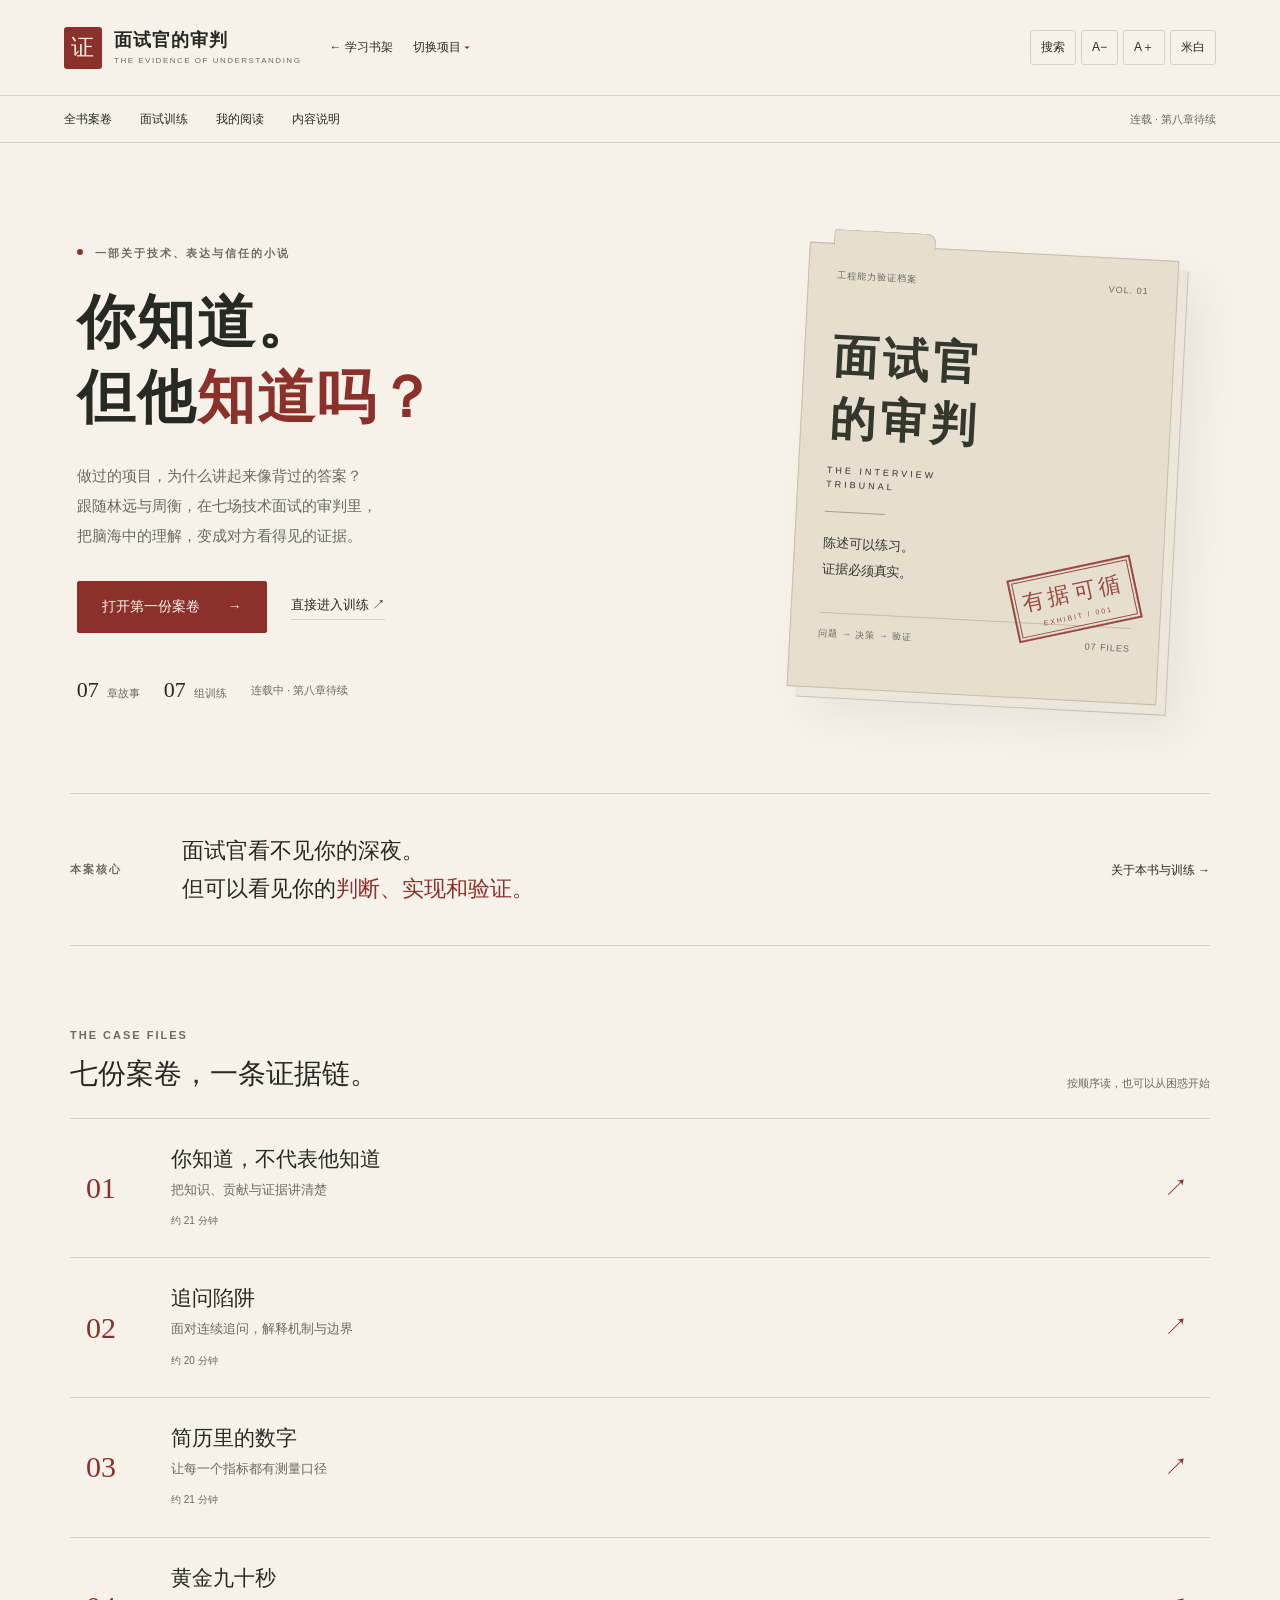
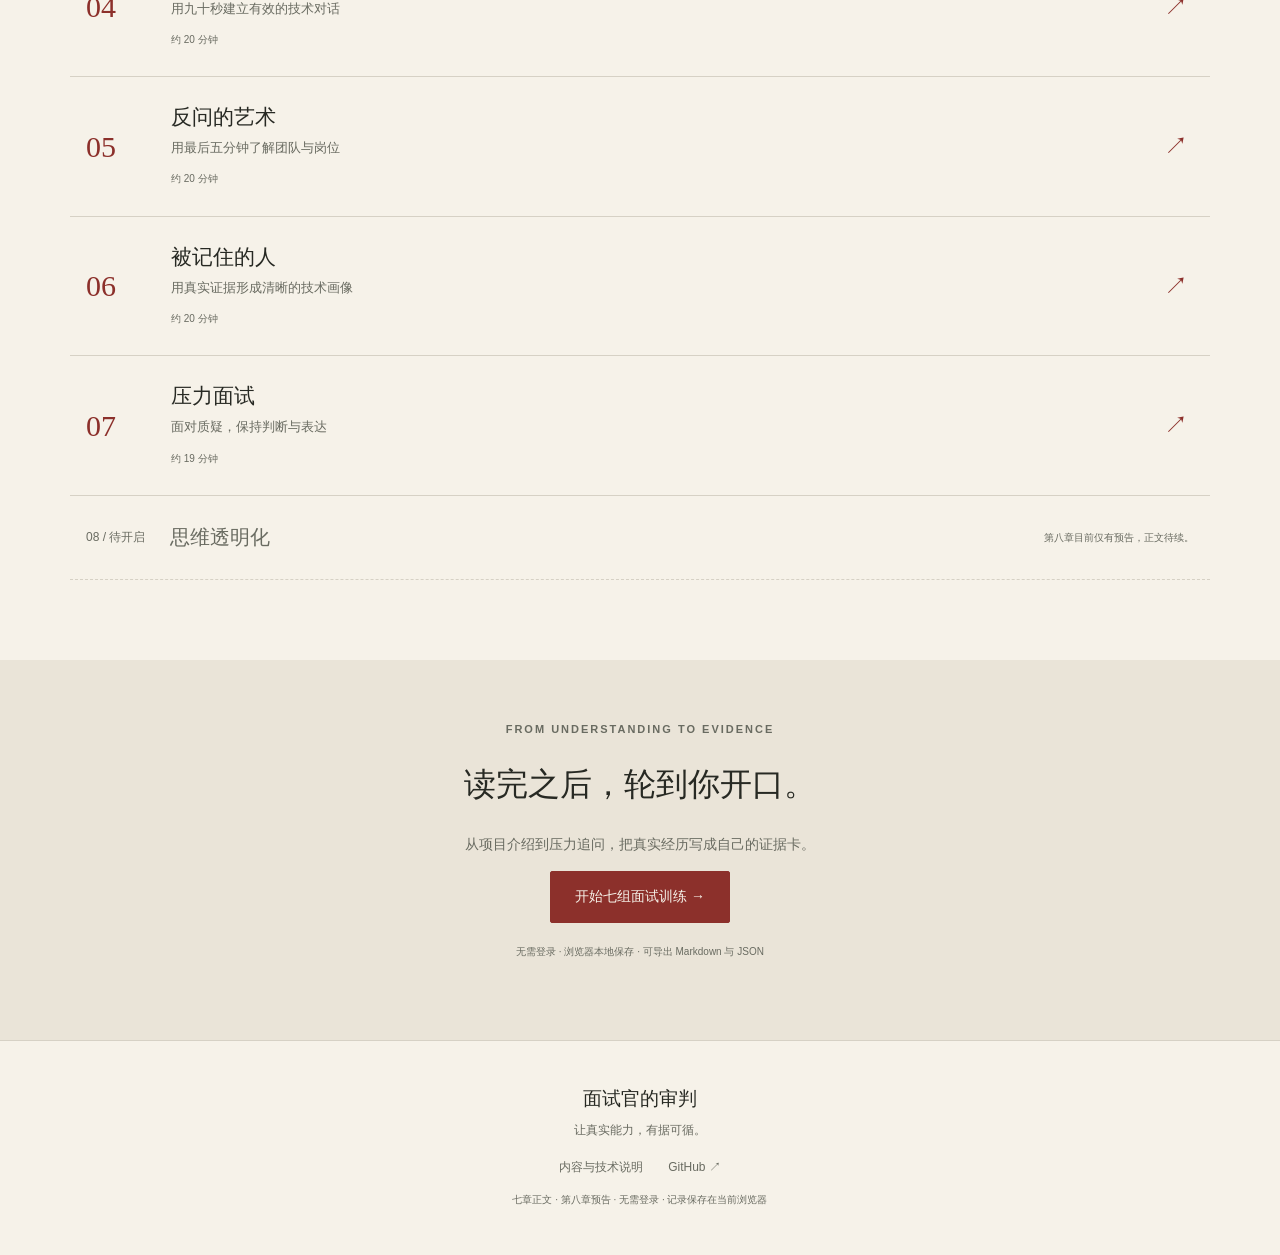
<file: docs/index.html>
<!doctype html>
<html lang="zh-CN"><head><meta charset="utf-8"><meta name="viewport" content="width=device-width,initial-scale=1"><meta name="color-scheme" content="light dark"><meta name="description" content="面试官的审判：七章技术面试小说，七组本地训练。从知道到讲清楚，让真实能力有据可循。"><title>全书案卷 · 面试官的审判</title><script>try{let t=localStorage.getItem('interview-proof-theme');document.documentElement.dataset.theme=['light','white','dark'].includes(t)?t:'light';document.documentElement.style.setProperty('--reading-size',Math.max(16,Math.min(26,Number(localStorage.getItem('interview-proof-size'))||19))+'px')}catch(e){}</script><link rel="icon" href="favicon.svg" type="image/svg+xml"><link rel="stylesheet" href="style.css"><script src="app.js" defer></script><script src="training.js" defer></script></head>
<body data-chapter="0"><a class="skip" href="#main">跳到正文</a><div id="progress" aria-hidden="true"></div><header class="site-header"><a class="brand" href="index.html"><span class="brand-seal" aria-hidden="true">证</span><span>面试官的审判<small>THE EVIDENCE OF UNDERSTANDING</small></span></a><nav class="shelf-nav" aria-label="学习项目导航"><a class="shelf-home" href="/">← 学习书架</a><details class="shelf-switch"><summary>切换项目</summary><div class="shelf-menu"><a href="/pytorch-apprentice/">PyTorch：炼金术士的学徒</a><a href="/ai-era-reader/">AI 纪元</a><a href="/data-empire-reader/">数据帝国</a><a href="/rag-empire-reader/">RAG 帝国</a><a href="/system-design-reader/">系统设计</a><a href="/online-troubleshooting-reader/">生产环境</a><a href="/coding-agent-reader/">Agent 帝国</a><a href="/interview-proof-reader/" aria-current="page">面试官的审判</a><a href="/langchain-empire-reader/">LangChain 帝国</a></div></details></nav><div class="controls"><button id="search-open" title="搜索全书（/）">搜索</button><button id="smaller" aria-label="缩小字号">A−</button><button id="larger" aria-label="增大字号">A＋</button><button id="theme" aria-label="切换阅读背景">米白</button></div></header>
<nav class="section-nav" aria-label="本书导航"><a href="index.html">全书案卷</a><a href="practice.html">面试训练</a><a href="reading.html">我的阅读</a><a href="editorial.html">内容说明</a><span>连载 · 第八章待续</span></nav>
<main id="main"><section class="hero"><div class="hero-copy"><p class="eyebrow"><span class="red-dot"></span> 一部关于技术、表达与信任的小说</p><h1>你知道。<br>但他<span>知道吗？</span></h1><p class="hero-intro">做过的项目，为什么讲起来像背过的答案？<br>跟随林远与周衡，在七场技术面试的审判里，<br class="desktop-break">把脑海中的理解，变成对方看得见的证据。</p><div class="hero-actions"><a class="button" href="chapter-01.html">打开第一份案卷 <span>→</span></a><a class="text-link" href="practice.html">直接进入训练 ↗</a></div><a id="resume" class="resume" href="chapter-01.html" hidden>继续上次阅读 →</a><div class="hero-stats"><span><strong>07</strong> 章故事</span><span><strong>07</strong> 组训练</span><span>连载中 · 第八章待续</span></div></div><div class="dossier" aria-label="面试官的审判书籍封面"><div class="dossier-top"><span>工程能力验证档案</span><span>VOL. 01</span></div><div class="dossier-title">面试官<br>的审判<span>THE INTERVIEW<br>TRIBUNAL</span></div><div class="dossier-rule"></div><p>陈述可以练习。<br>证据必须真实。</p><div class="evidence-stamp">有据可循<span>EXHIBIT / 001</span></div><div class="dossier-bottom"><span>问题 → 决策 → 验证</span><span>07 FILES</span></div></div></section><section class="thesis"><span class="eyebrow">本案核心</span><p>面试官看不见你的深夜。<br>但可以看见你的<span>判断、实现和验证。</span></p><a href="editorial.html">关于本书与训练 →</a></section><section class="catalog" id="catalog"><div class="section-title"><div><p class="eyebrow">THE CASE FILES</p><h2>七份案卷，一条证据链。</h2></div><span>按顺序读，也可以从困惑开始</span></div><div class="case-list"><a class="case-card" href="chapter-01.html"><span class="case-number">01</span><div><h3>你知道，不代表他知道</h3><p>把知识、贡献与证据讲清楚</p><small>约 21 分钟 <span data-chapter-progress="1"></span></small></div><span class="card-arrow" aria-hidden="true">↗</span></a><a class="case-card" href="chapter-02.html"><span class="case-number">02</span><div><h3>追问陷阱</h3><p>面对连续追问，解释机制与边界</p><small>约 20 分钟 <span data-chapter-progress="2"></span></small></div><span class="card-arrow" aria-hidden="true">↗</span></a><a class="case-card" href="chapter-03.html"><span class="case-number">03</span><div><h3>简历里的数字</h3><p>让每一个指标都有测量口径</p><small>约 21 分钟 <span data-chapter-progress="3"></span></small></div><span class="card-arrow" aria-hidden="true">↗</span></a><a class="case-card" href="chapter-04.html"><span class="case-number">04</span><div><h3>黄金九十秒</h3><p>用九十秒建立有效的技术对话</p><small>约 20 分钟 <span data-chapter-progress="4"></span></small></div><span class="card-arrow" aria-hidden="true">↗</span></a><a class="case-card" href="chapter-05.html"><span class="case-number">05</span><div><h3>反问的艺术</h3><p>用最后五分钟了解团队与岗位</p><small>约 20 分钟 <span data-chapter-progress="5"></span></small></div><span class="card-arrow" aria-hidden="true">↗</span></a><a class="case-card" href="chapter-06.html"><span class="case-number">06</span><div><h3>被记住的人</h3><p>用真实证据形成清晰的技术画像</p><small>约 20 分钟 <span data-chapter-progress="6"></span></small></div><span class="card-arrow" aria-hidden="true">↗</span></a><a class="case-card" href="chapter-07.html"><span class="case-number">07</span><div><h3>压力面试</h3><p>面对质疑，保持判断与表达</p><small>约 19 分钟 <span data-chapter-progress="7"></span></small></div><span class="card-arrow" aria-hidden="true">↗</span></a></div><div class="next-file"><span>08 / 待开启</span><p>思维透明化</p><small>第八章目前仅有预告，正文待续。</small></div></section><section class="training-invite"><p class="eyebrow">FROM UNDERSTANDING TO EVIDENCE</p><h2>读完之后，轮到你开口。</h2><p>从项目介绍到压力追问，把真实经历写成自己的证据卡。</p><a class="button" href="practice.html">开始七组面试训练 →</a><small>无需登录 · 浏览器本地保存 · 可导出 Markdown 与 JSON</small></section></main>
<footer><a class="footer-title" href="index.html">面试官的审判</a><p>让真实能力，有据可循。</p><div><a href="editorial.html">内容与技术说明</a><a href="https://github.com/wupzl/interview-proof-reader">GitHub ↗</a></div><small>七章正文 · 第八章预告 · 无需登录 · 记录保存在当前浏览器</small></footer>
<dialog id="search-dialog" aria-labelledby="search-title"><div class="dialog-heading"><h2 id="search-title">检索全书</h2><button id="search-close" aria-label="关闭搜索">×</button></div><label for="query">关键词</label><input id="query" type="search" placeholder="例如：个人贡献、Memory、评测" autocomplete="off"><p id="search-status" role="status">输入关键词开始搜索</p><div id="search-results"></div></dialog><div id="toast" role="status" aria-live="polite"></div></body></html>
</file>
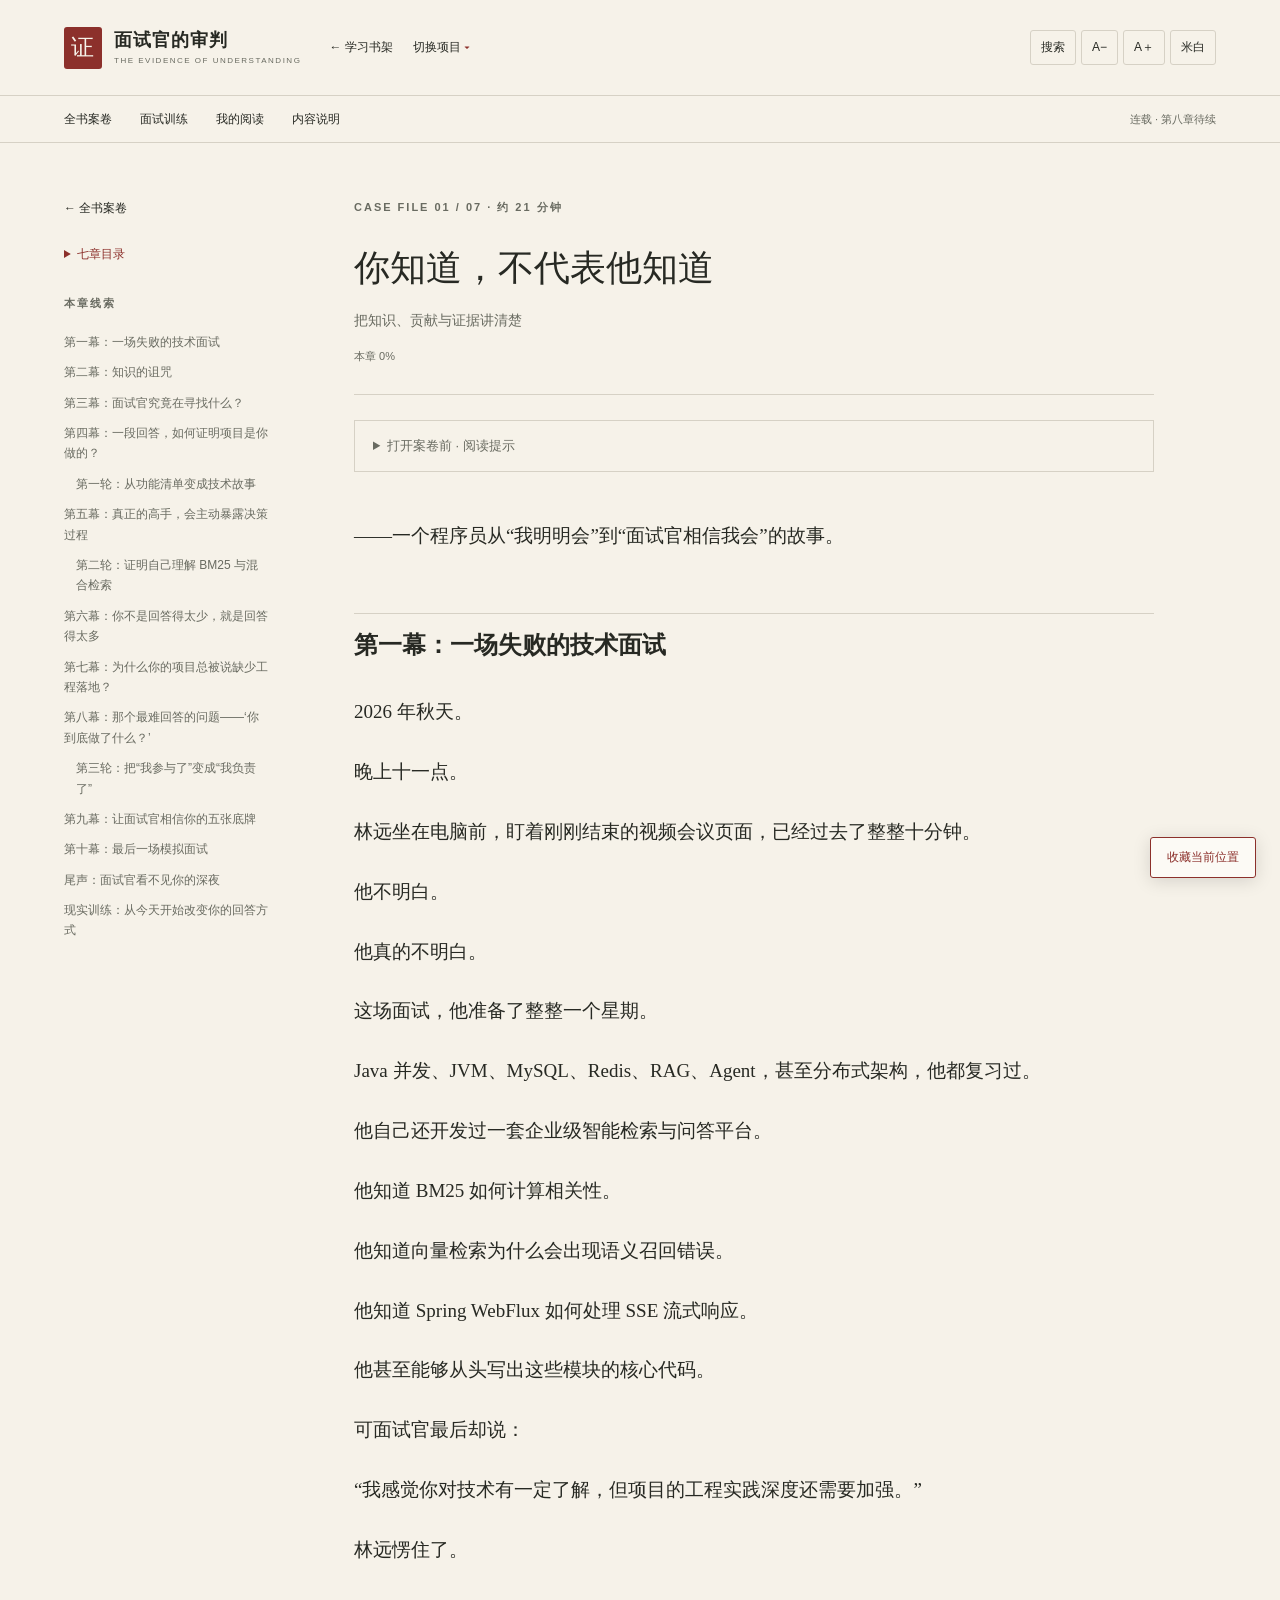
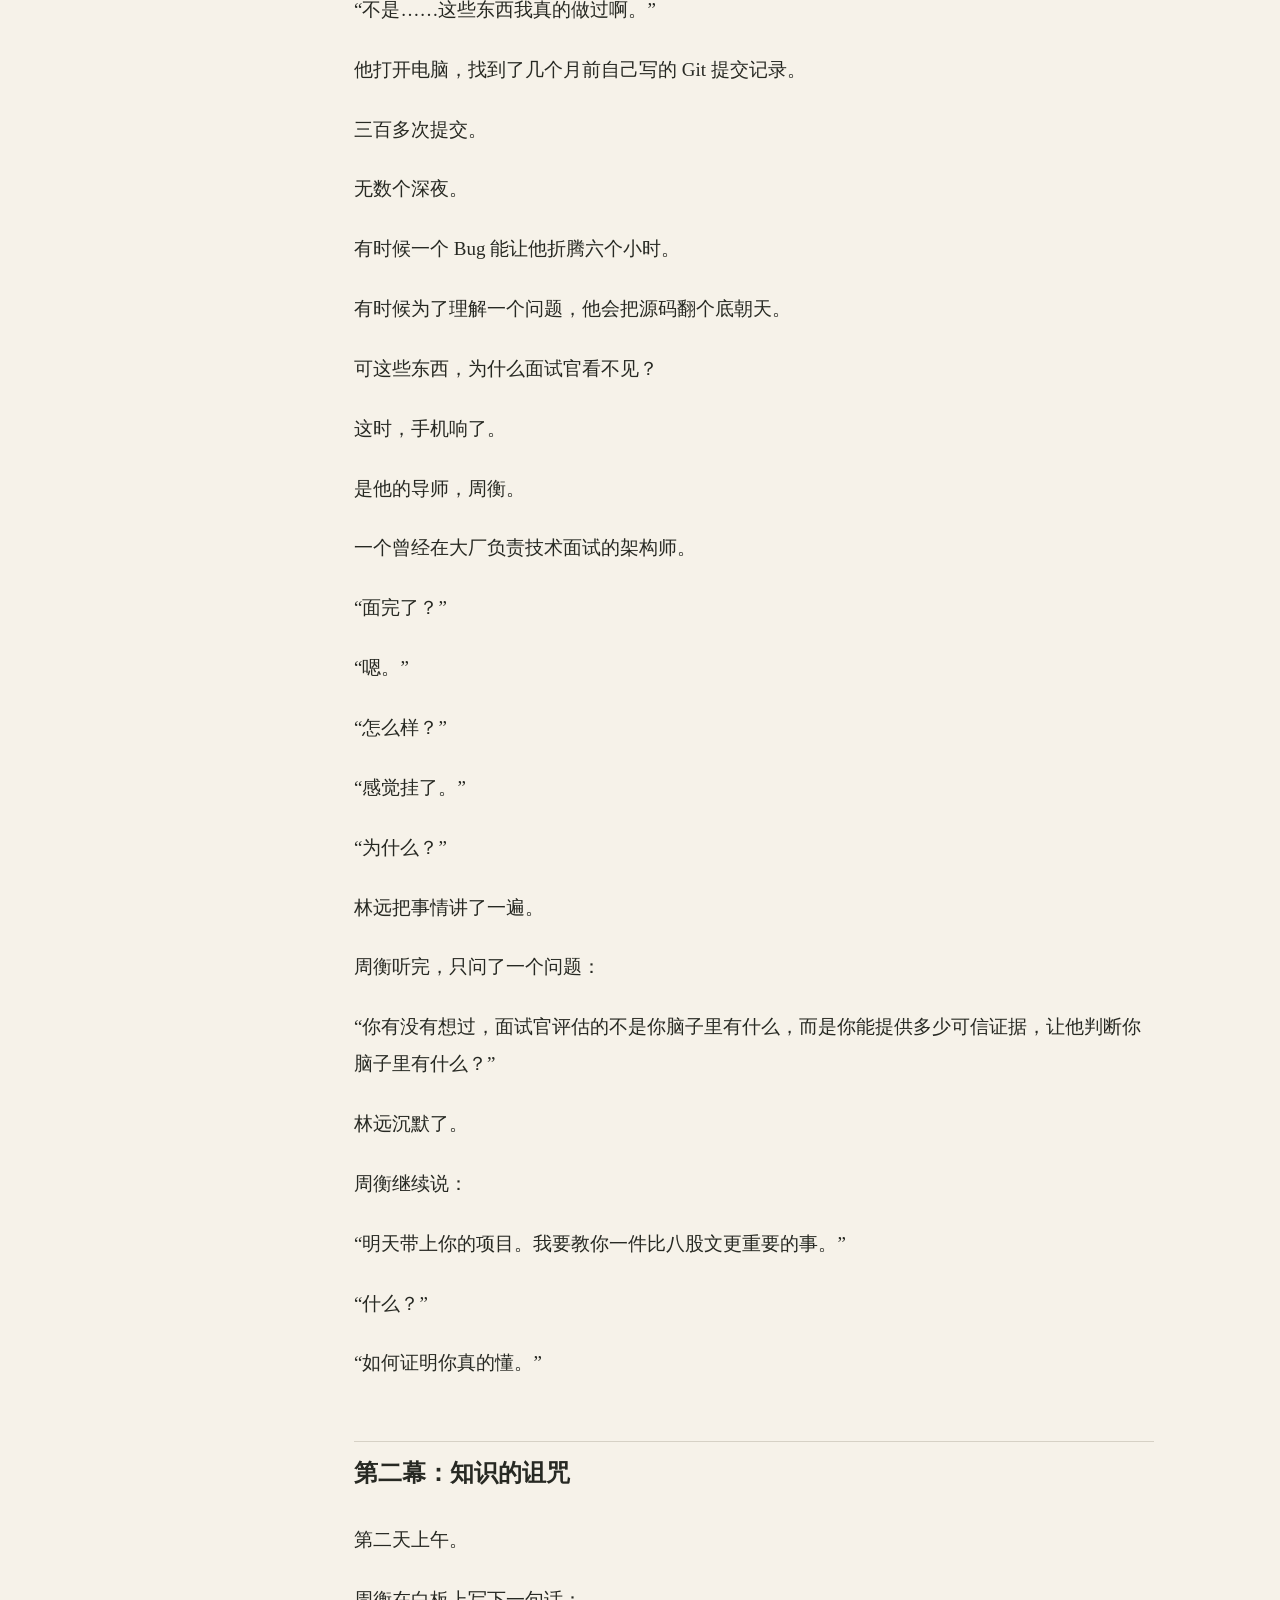
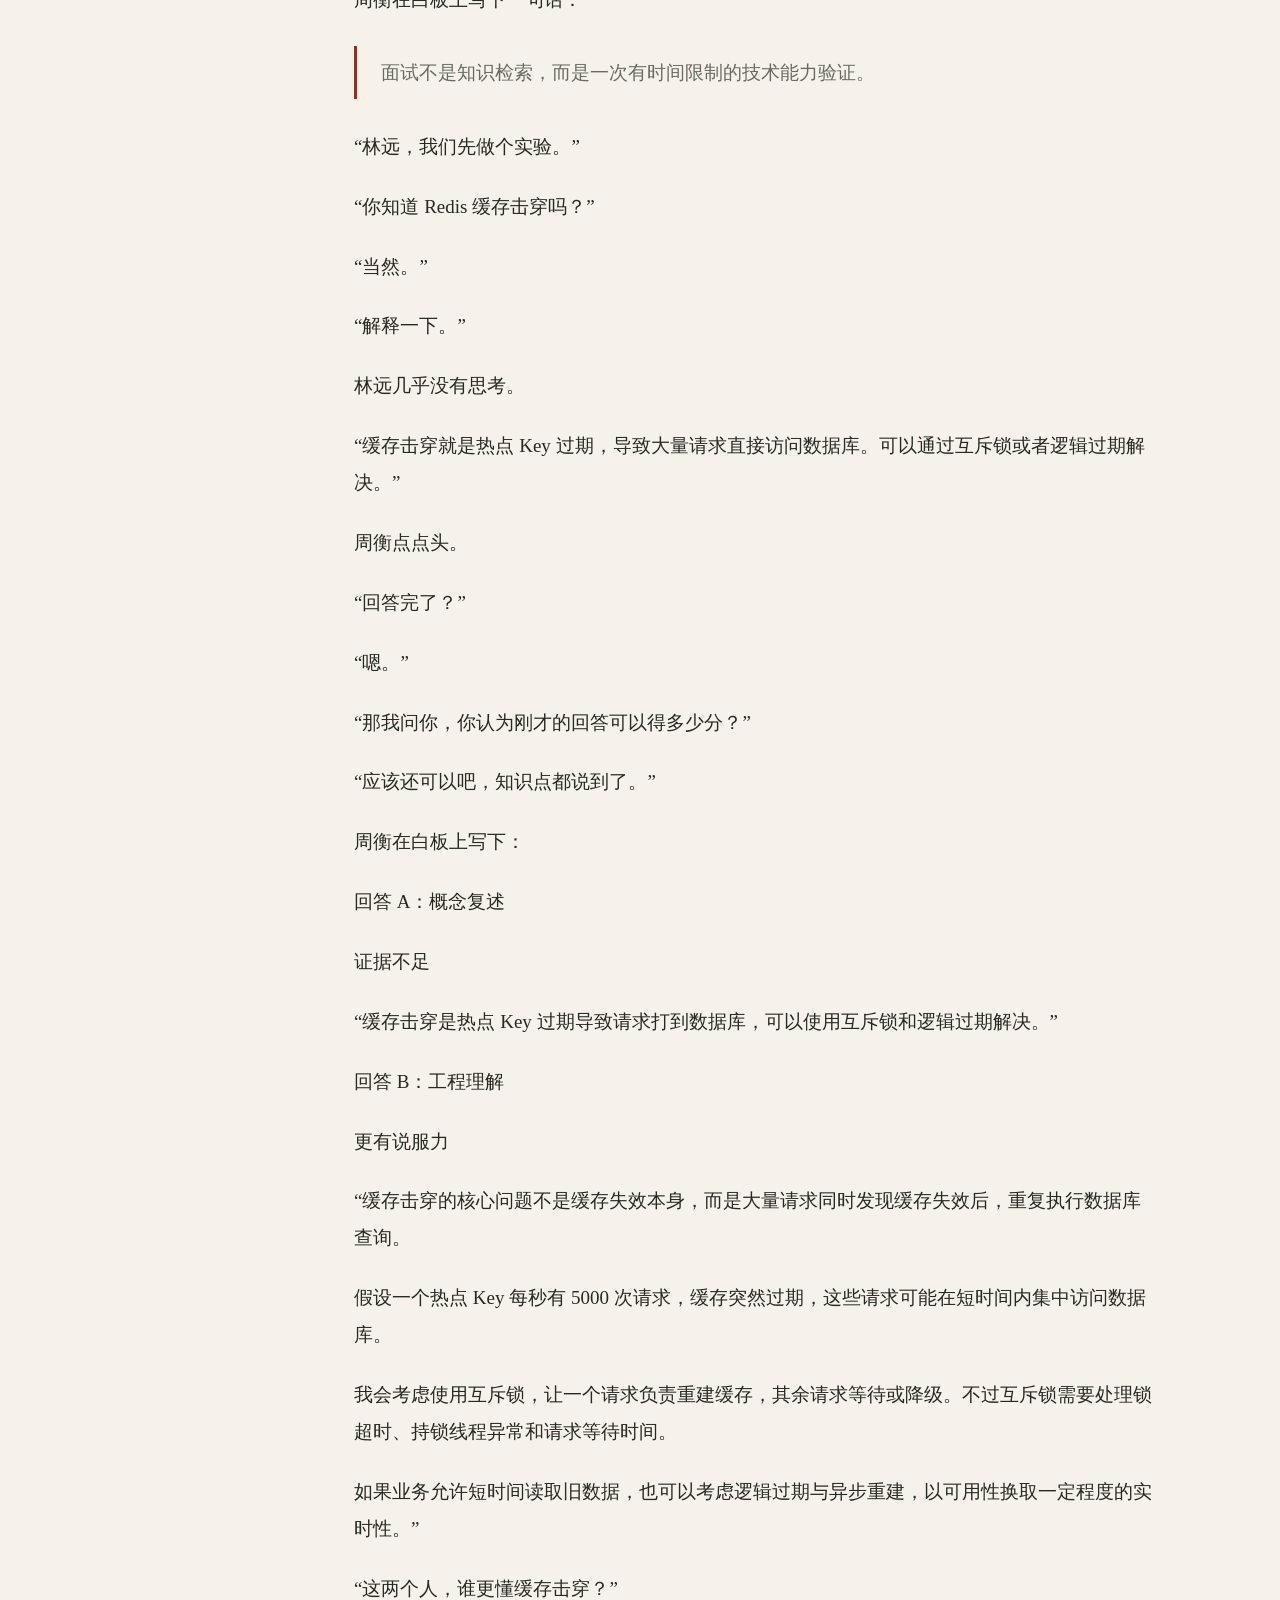
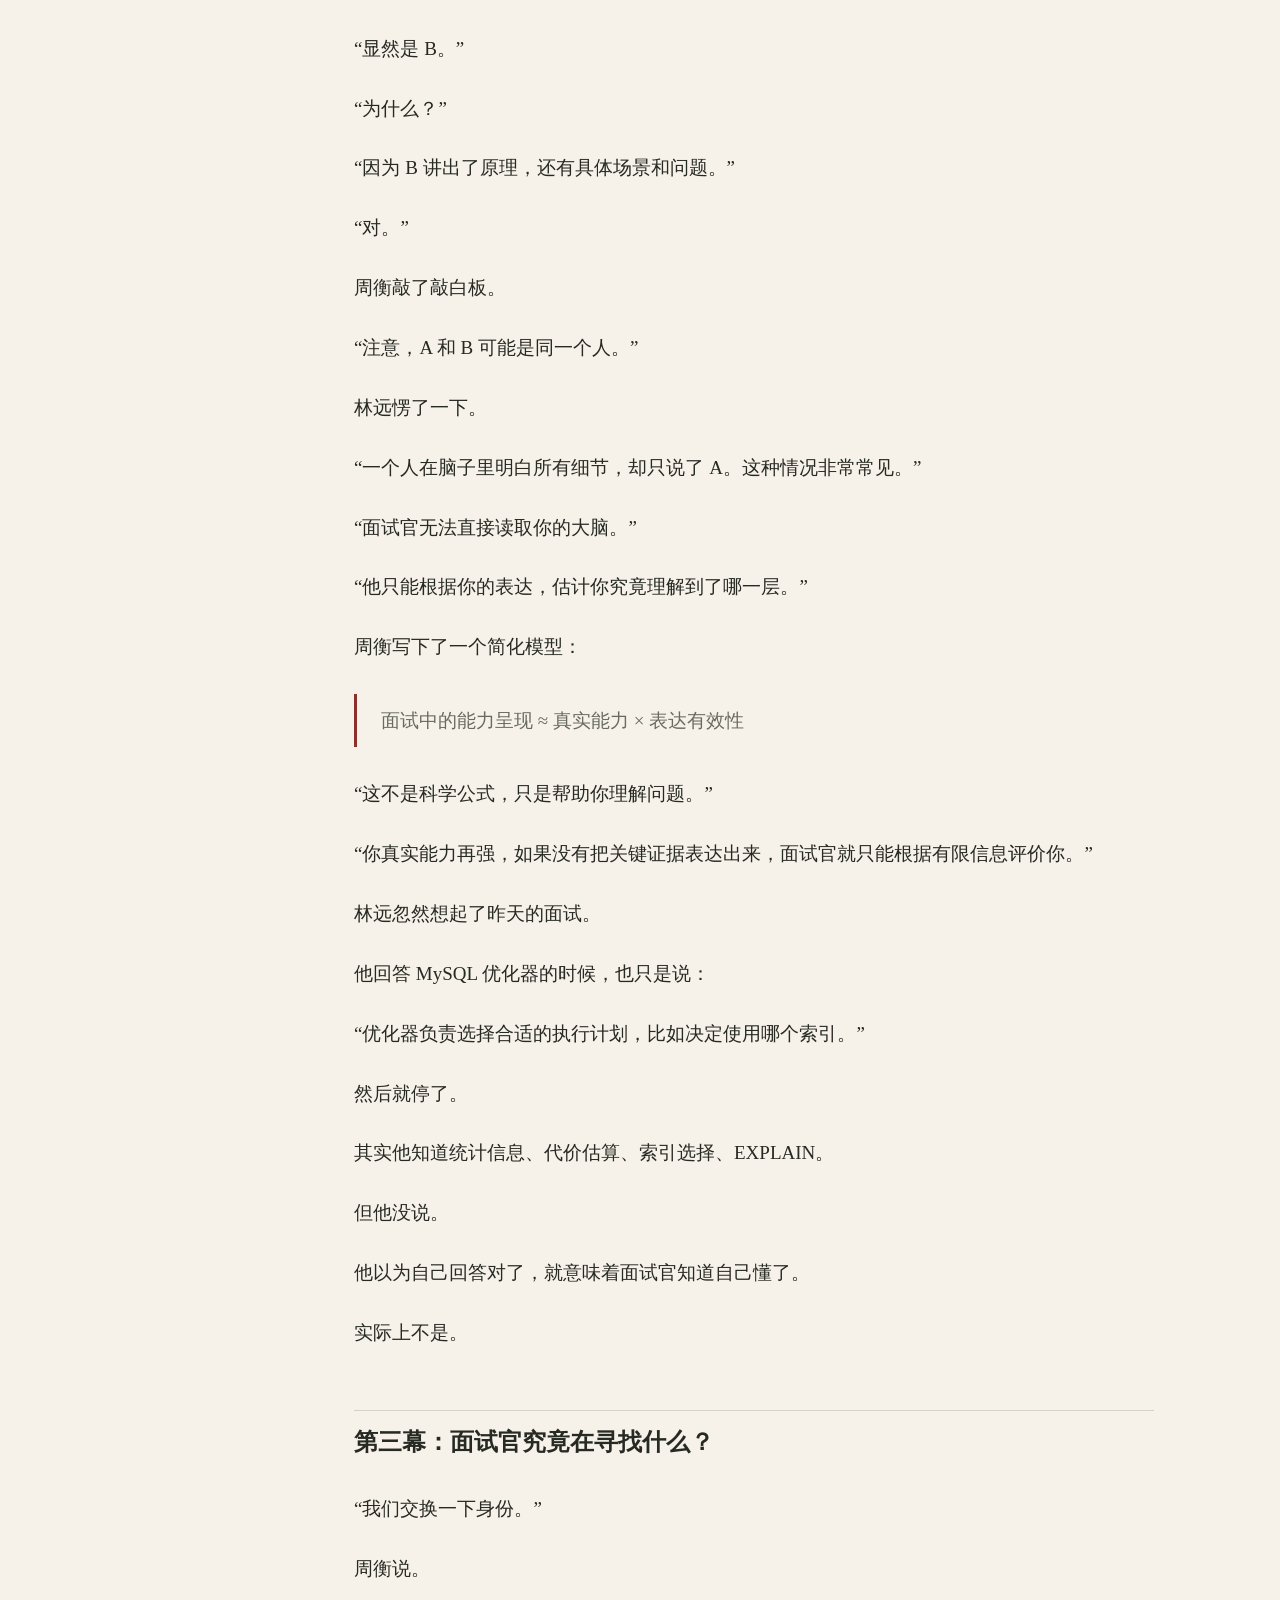
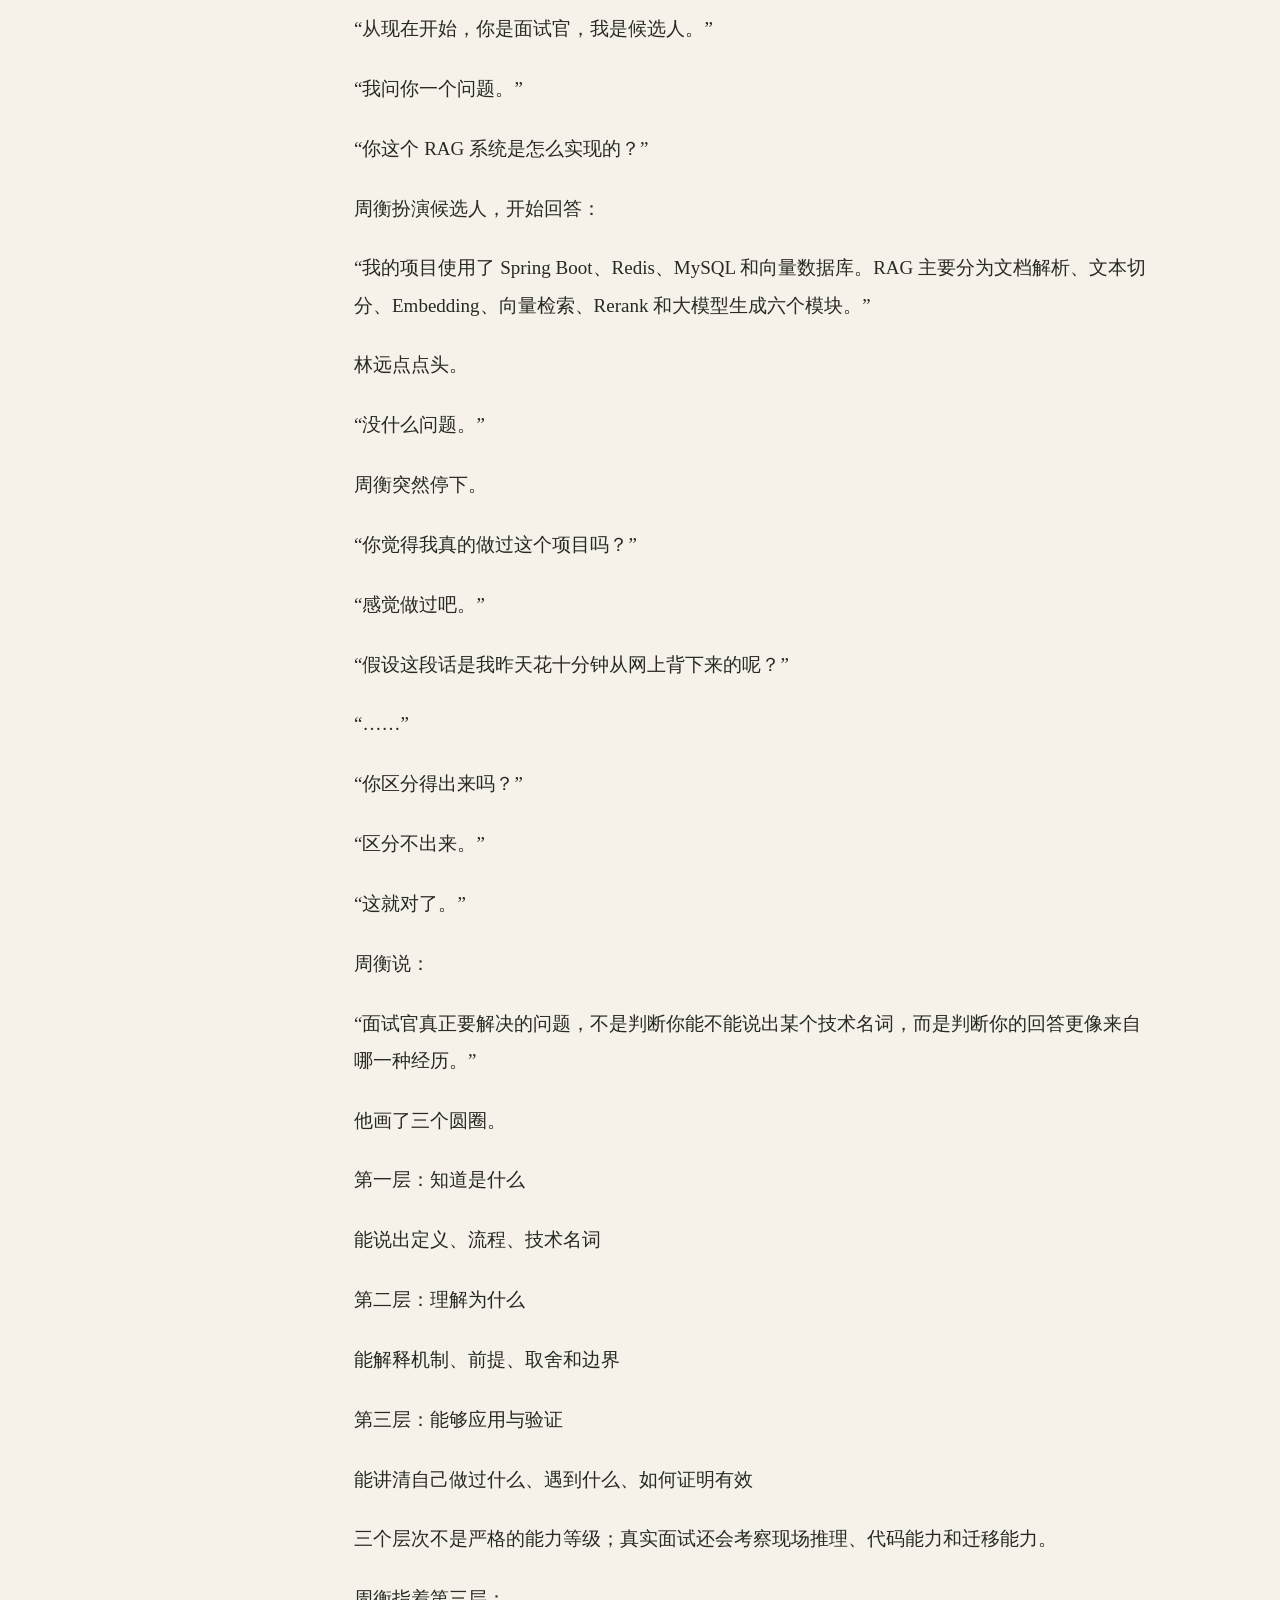
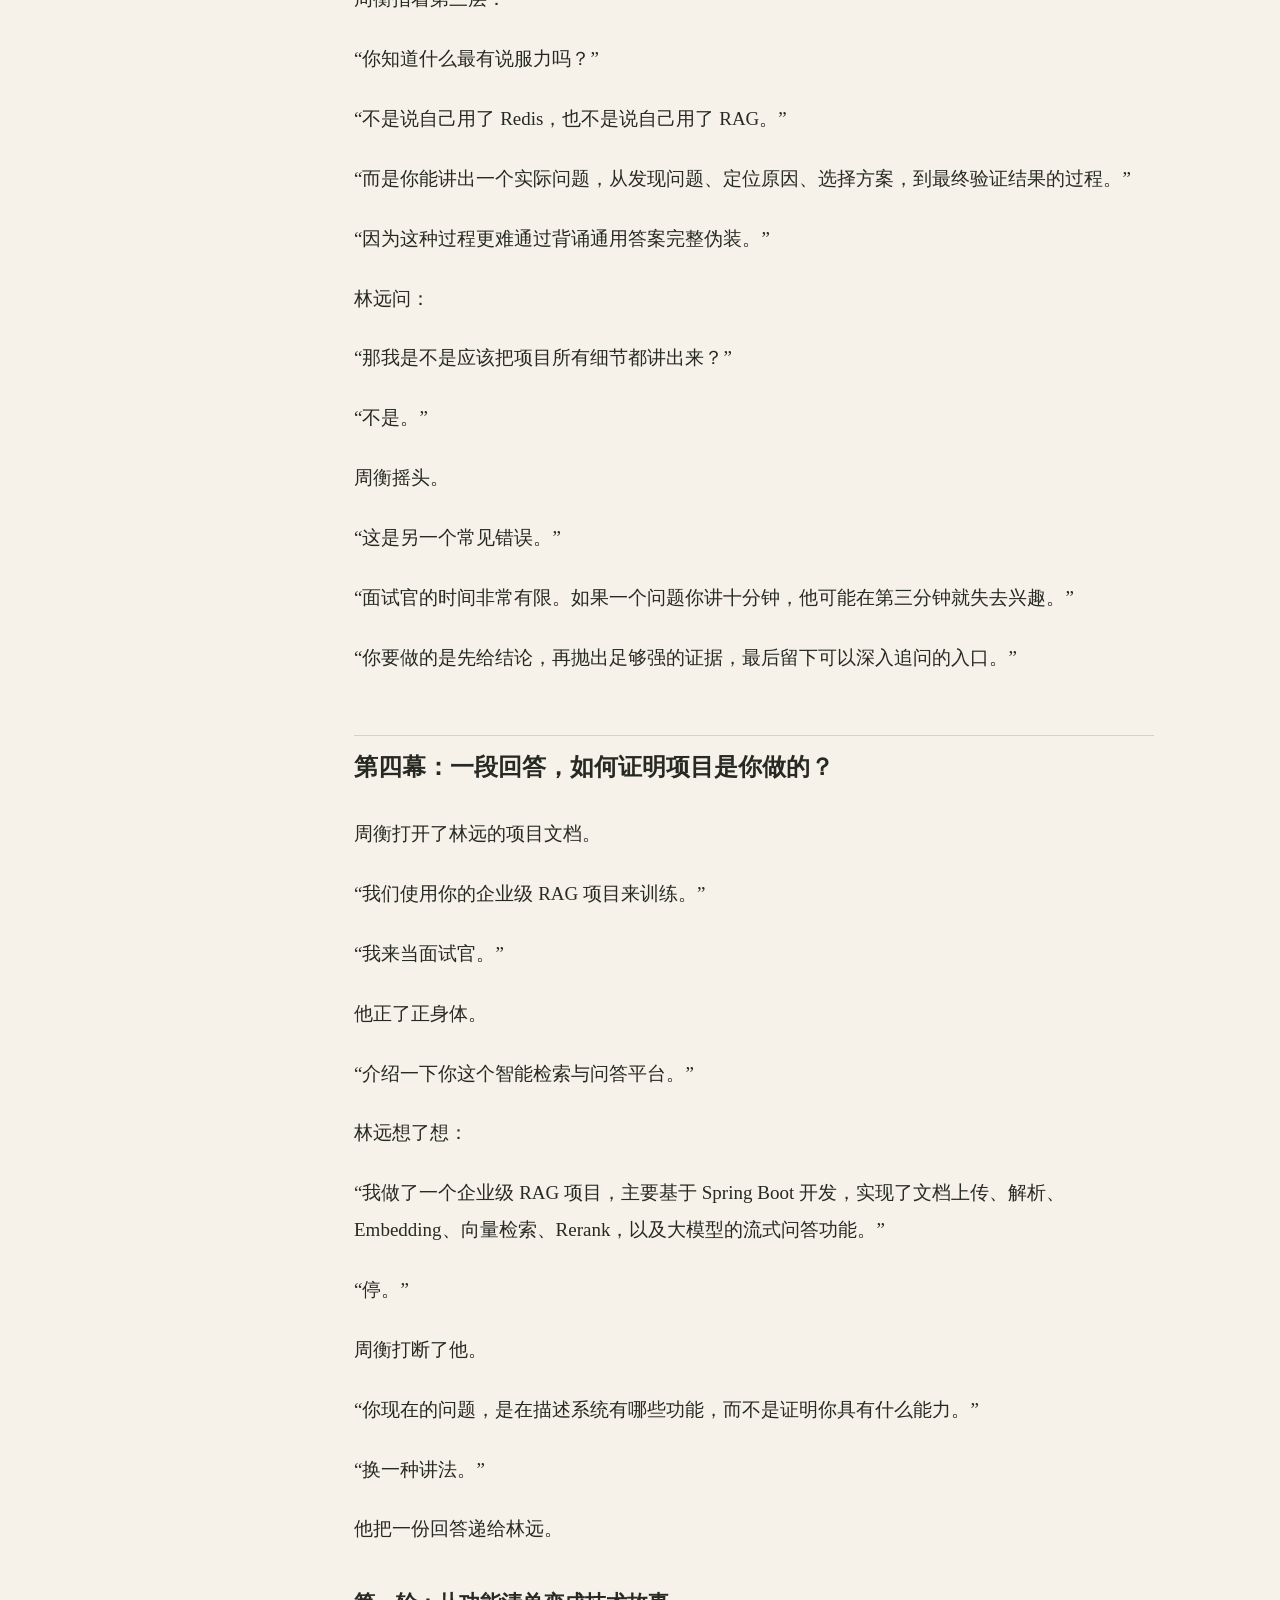
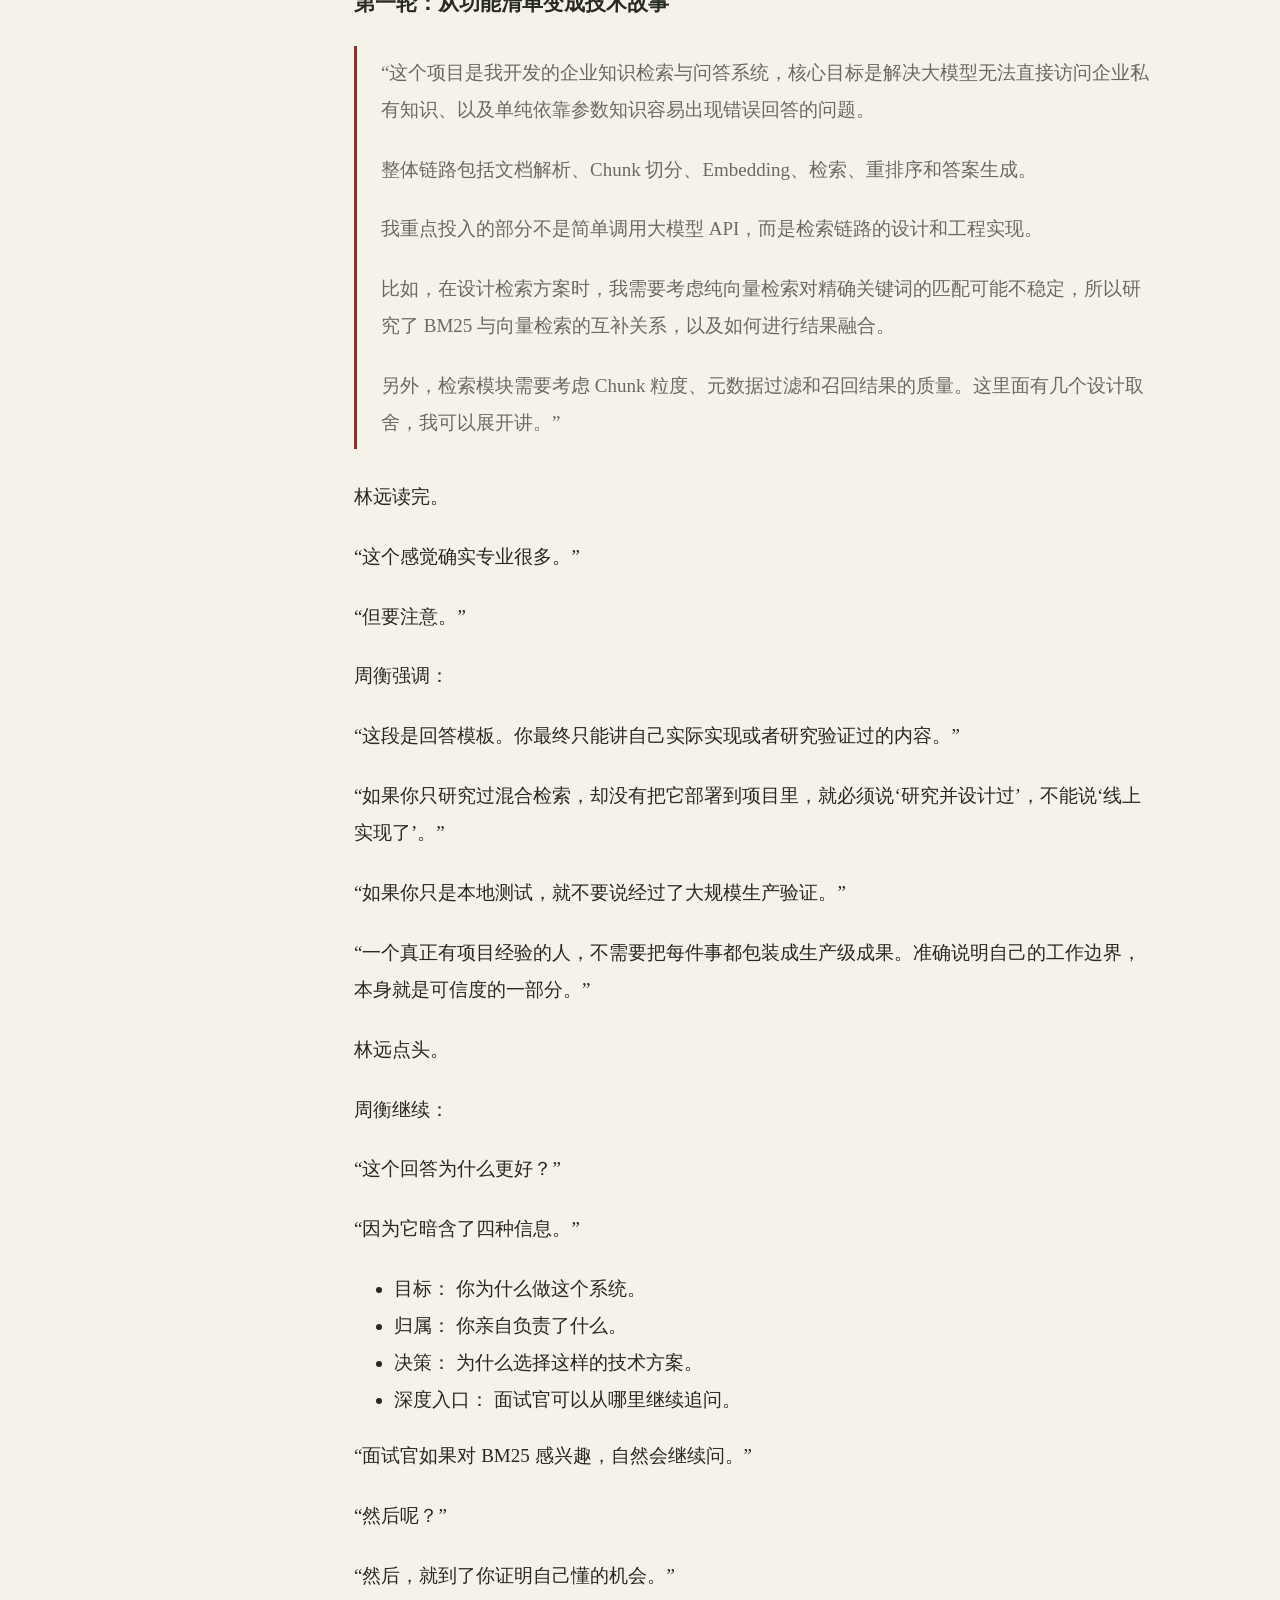
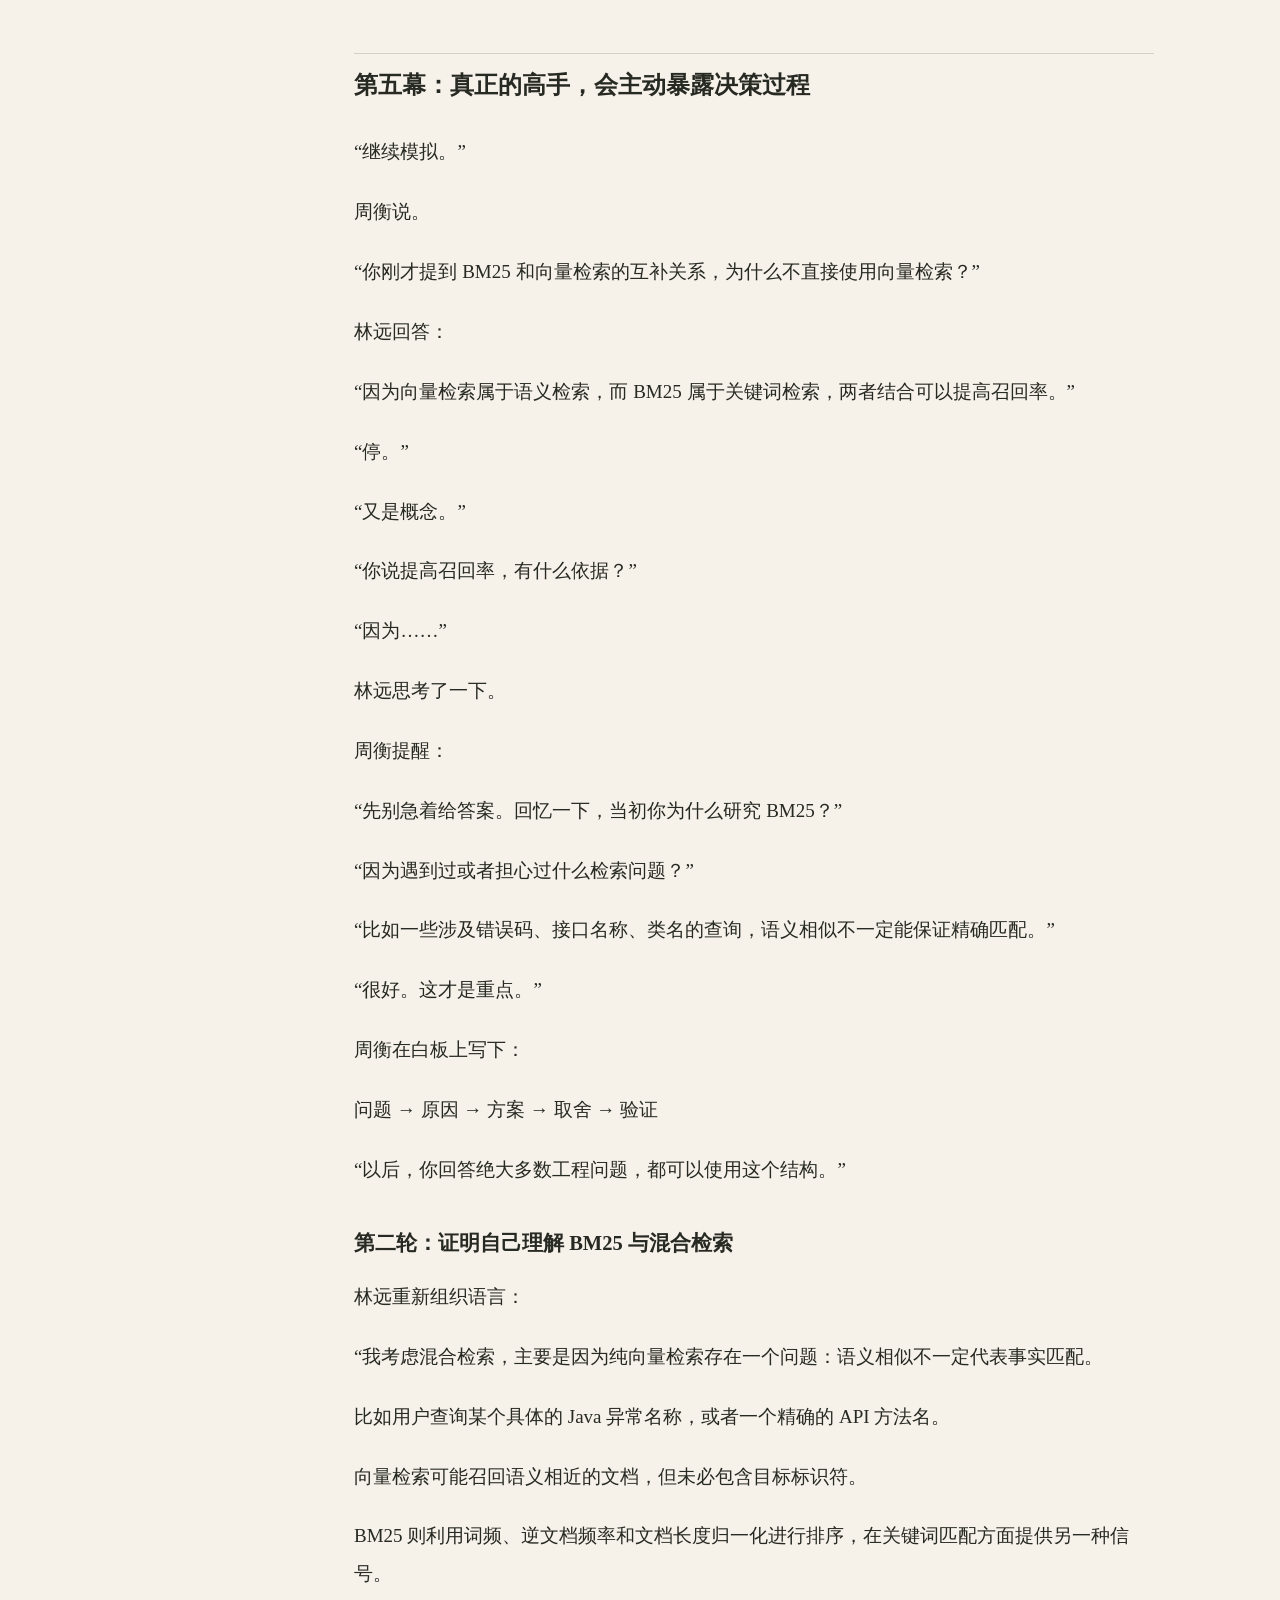
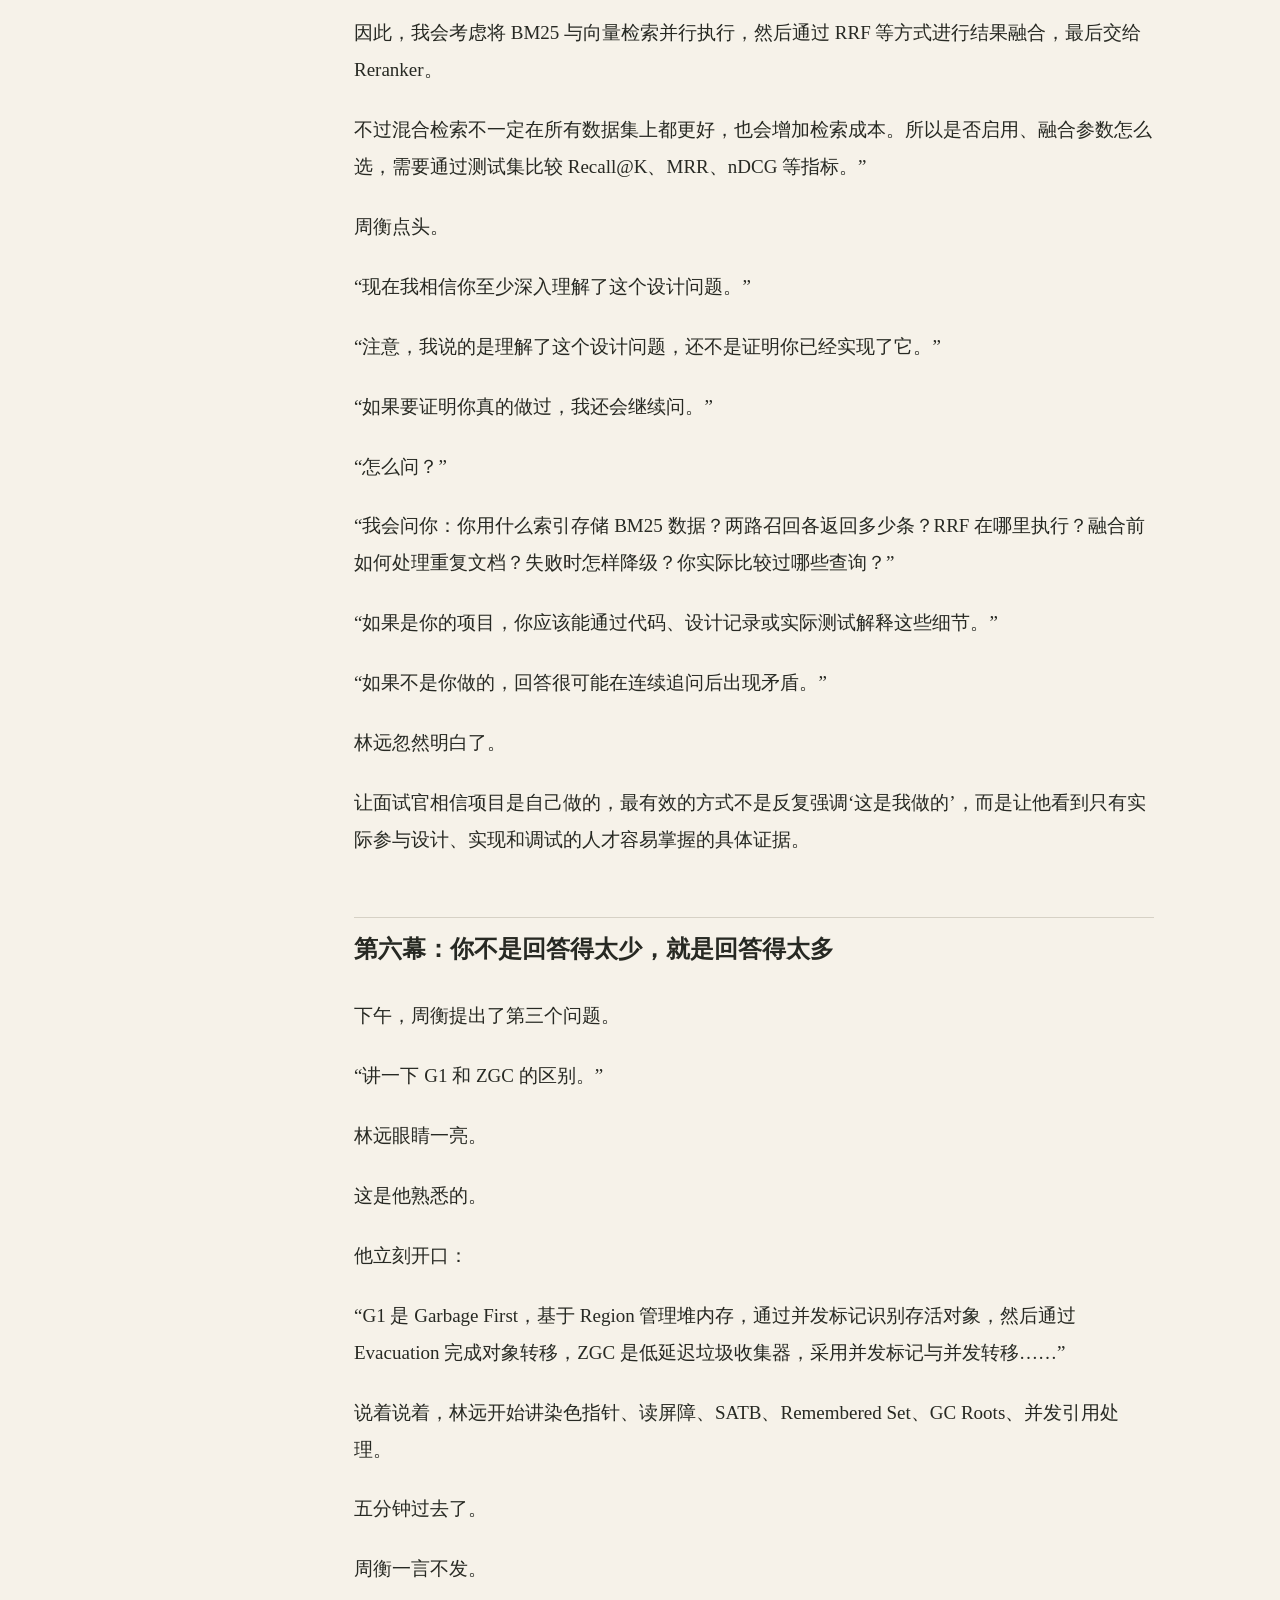
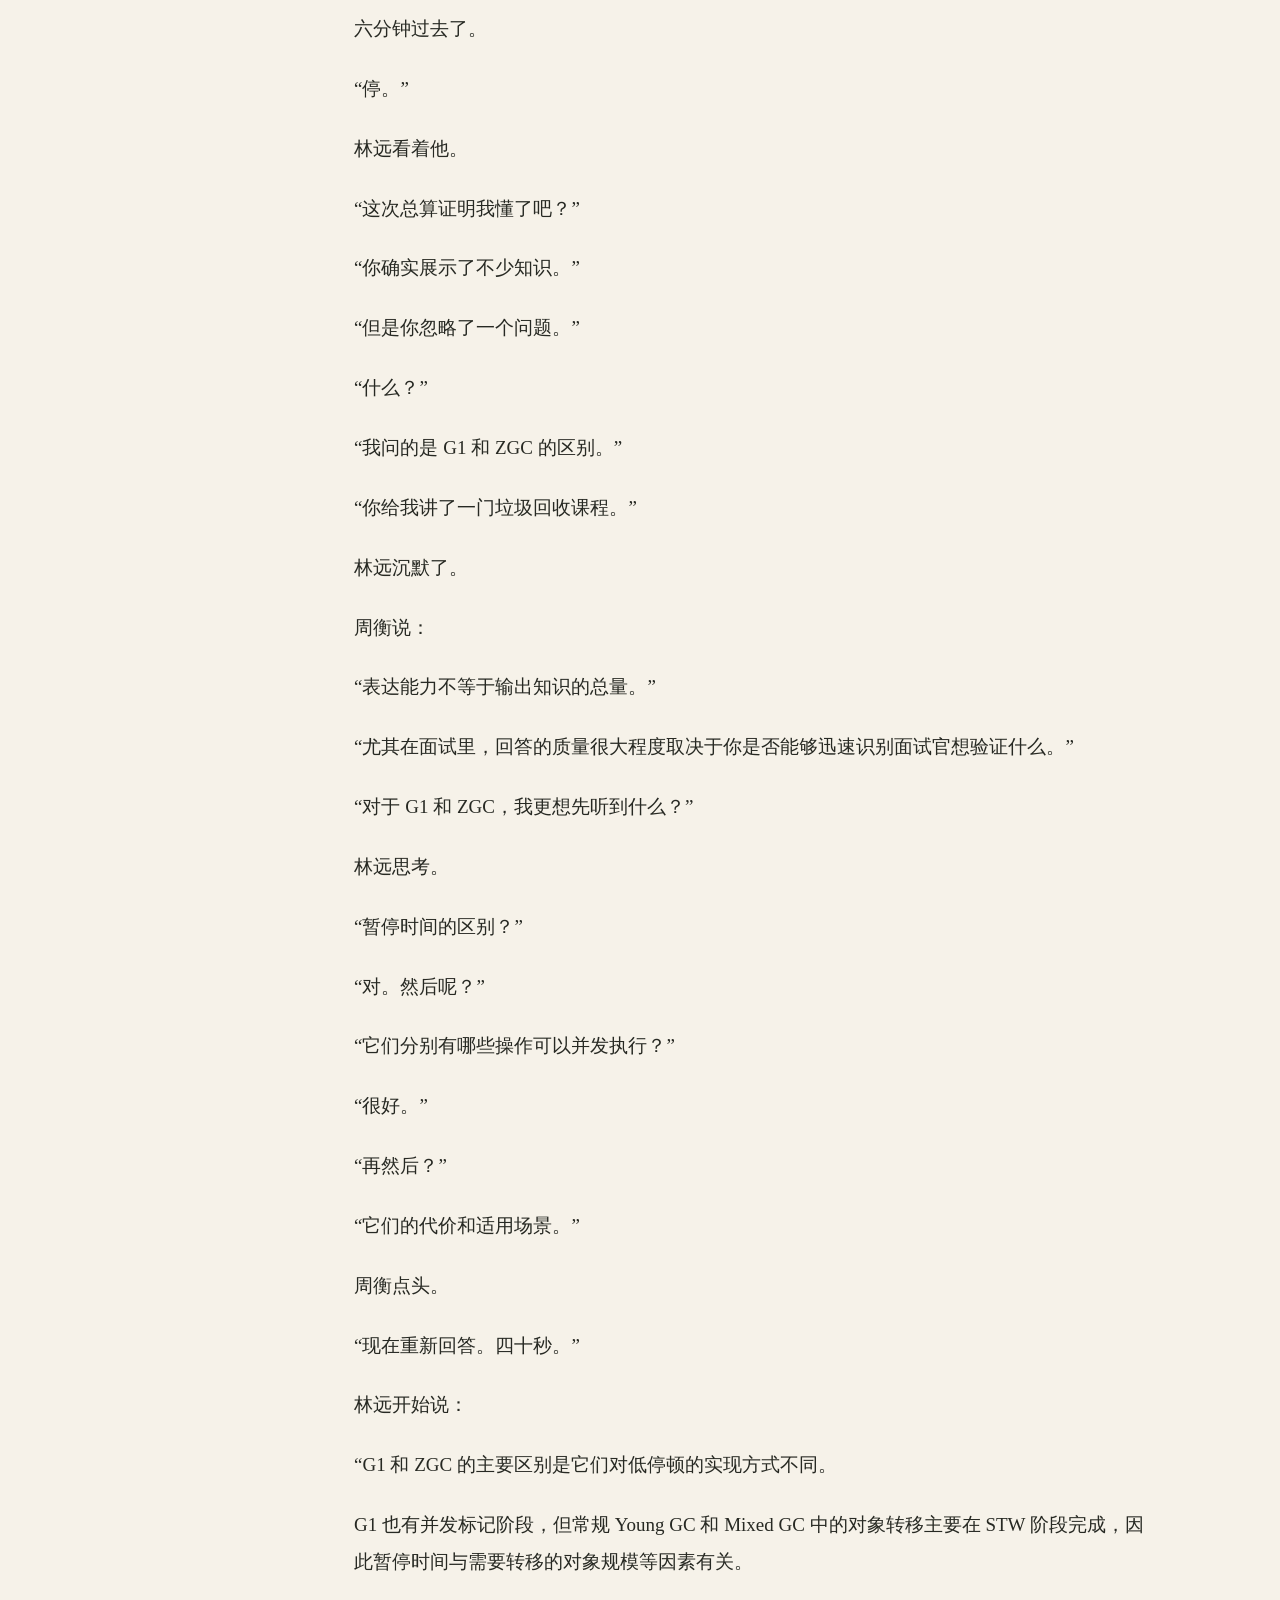
<file: docs/chapter-01.html>
<!doctype html>
<html lang="zh-CN"><head><meta charset="utf-8"><meta name="viewport" content="width=device-width,initial-scale=1"><meta name="color-scheme" content="light dark"><meta name="description" content="面试官的审判：七章技术面试小说，七组本地训练。从知道到讲清楚，让真实能力有据可循。"><title>你知道，不代表他知道 · 面试官的审判</title><script>try{let t=localStorage.getItem('interview-proof-theme');document.documentElement.dataset.theme=['light','white','dark'].includes(t)?t:'light';document.documentElement.style.setProperty('--reading-size',Math.max(16,Math.min(26,Number(localStorage.getItem('interview-proof-size'))||19))+'px')}catch(e){}</script><link rel="icon" href="favicon.svg" type="image/svg+xml"><link rel="stylesheet" href="style.css"><script src="app.js" defer></script><script src="training.js" defer></script></head>
<body data-chapter="1"><a class="skip" href="#main">跳到正文</a><div id="progress" aria-hidden="true"></div><header class="site-header"><a class="brand" href="index.html"><span class="brand-seal" aria-hidden="true">证</span><span>面试官的审判<small>THE EVIDENCE OF UNDERSTANDING</small></span></a><nav class="shelf-nav" aria-label="学习项目导航"><a class="shelf-home" href="/">← 学习书架</a><details class="shelf-switch"><summary>切换项目</summary><div class="shelf-menu"><a href="/pytorch-apprentice/">PyTorch：炼金术士的学徒</a><a href="/ai-era-reader/">AI 纪元</a><a href="/data-empire-reader/">数据帝国</a><a href="/rag-empire-reader/">RAG 帝国</a><a href="/system-design-reader/">系统设计</a><a href="/online-troubleshooting-reader/">生产环境</a><a href="/coding-agent-reader/">Agent 帝国</a><a href="/interview-proof-reader/" aria-current="page">面试官的审判</a><a href="/langchain-empire-reader/">LangChain 帝国</a></div></details></nav><div class="controls"><button id="search-open" title="搜索全书（/）">搜索</button><button id="smaller" aria-label="缩小字号">A−</button><button id="larger" aria-label="增大字号">A＋</button><button id="theme" aria-label="切换阅读背景">米白</button></div></header>
<nav class="section-nav" aria-label="本书导航"><a href="index.html">全书案卷</a><a href="practice.html">面试训练</a><a href="reading.html">我的阅读</a><a href="editorial.html">内容说明</a><span>连载 · 第八章待续</span></nav>
<div class="reader-layout"><aside class="reader-aside"><a href="index.html">← 全书案卷</a><details class="book-toc"><summary>七章目录</summary><nav><a href="chapter-01.html" aria-current="page"><span>01</span> 你知道，不代表他知道</a><a href="chapter-02.html"><span>02</span> 追问陷阱</a><a href="chapter-03.html"><span>03</span> 简历里的数字</a><a href="chapter-04.html"><span>04</span> 黄金九十秒</a><a href="chapter-05.html"><span>05</span> 反问的艺术</a><a href="chapter-06.html"><span>06</span> 被记住的人</a><a href="chapter-07.html"><span>07</span> 压力面试</a></nav></details><p class="eyebrow">本章线索</p><div class="toc">
<ul>
<li><a href="#_1">第一幕：一场失败的技术面试</a></li>
<li><a href="#_2">第二幕：知识的诅咒</a></li>
<li><a href="#_3">第三幕：面试官究竟在寻找什么？</a></li>
<li><a href="#_4">第四幕：一段回答，如何证明项目是你做的？</a><ul>
<li><a href="#_5">第一轮：从功能清单变成技术故事</a></li>
</ul>
</li>
<li><a href="#_6">第五幕：真正的高手，会主动暴露决策过程</a><ul>
<li><a href="#bm25">第二轮：证明自己理解 BM25 与混合检索</a></li>
</ul>
</li>
<li><a href="#_7">第六幕：你不是回答得太少，就是回答得太多</a></li>
<li><a href="#_8">第七幕：为什么你的项目总被说缺少工程落地？</a></li>
<li><a href="#_9">第八幕：那个最难回答的问题——‘你到底做了什么？’</a><ul>
<li><a href="#_10">第三轮：把“我参与了”变成“我负责了”</a></li>
</ul>
</li>
<li><a href="#_11">第九幕：让面试官相信你的五张底牌</a></li>
<li><a href="#_12">第十幕：最后一场模拟面试</a></li>
<li><a href="#_13">尾声：面试官看不见你的深夜</a></li>
<li><a href="#_14">现实训练：从今天开始改变你的回答方式</a></li>
</ul>
</div>
<a class="aside-training" href="practice.html#evidence">进入本章训练 ↗</a></aside><main id="main" class="chapter-main"><div class="chapter-heading"><p class="eyebrow">CASE FILE 01 / 07 · 约 21 分钟</p><h1>你知道，不代表他知道</h1><p class="chapter-subtitle">把知识、贡献与证据讲清楚</p><div class="chapter-tools"><button id="bookmark" aria-pressed="false">收藏当前位置</button><span id="read-status" role="status"></span></div></div><details class="mobile-toc"><summary>章节与本章目录</summary><nav class="book-links"><a href="chapter-01.html" aria-current="page"><span>01</span> 你知道，不代表他知道</a><a href="chapter-02.html"><span>02</span> 追问陷阱</a><a href="chapter-03.html"><span>03</span> 简历里的数字</a><a href="chapter-04.html"><span>04</span> 黄金九十秒</a><a href="chapter-05.html"><span>05</span> 反问的艺术</a><a href="chapter-06.html"><span>06</span> 被记住的人</a><a href="chapter-07.html"><span>07</span> 压力面试</a></nav><div class="toc">
<ul>
<li><a href="#_1">第一幕：一场失败的技术面试</a></li>
<li><a href="#_2">第二幕：知识的诅咒</a></li>
<li><a href="#_3">第三幕：面试官究竟在寻找什么？</a></li>
<li><a href="#_4">第四幕：一段回答，如何证明项目是你做的？</a><ul>
<li><a href="#_5">第一轮：从功能清单变成技术故事</a></li>
</ul>
</li>
<li><a href="#_6">第五幕：真正的高手，会主动暴露决策过程</a><ul>
<li><a href="#bm25">第二轮：证明自己理解 BM25 与混合检索</a></li>
</ul>
</li>
<li><a href="#_7">第六幕：你不是回答得太少，就是回答得太多</a></li>
<li><a href="#_8">第七幕：为什么你的项目总被说缺少工程落地？</a></li>
<li><a href="#_9">第八幕：那个最难回答的问题——‘你到底做了什么？’</a><ul>
<li><a href="#_10">第三轮：把“我参与了”变成“我负责了”</a></li>
</ul>
</li>
<li><a href="#_11">第九幕：让面试官相信你的五张底牌</a></li>
<li><a href="#_12">第十幕：最后一场模拟面试</a></li>
<li><a href="#_13">尾声：面试官看不见你的深夜</a></li>
<li><a href="#_14">现实训练：从今天开始改变你的回答方式</a></li>
</ul>
</div>
</details><details class="editor-note"><summary>打开案卷前 · 阅读提示</summary><p>表达不能替代实践。模板中的个人贡献、测试和上线经历，需要逐项核对后再使用。</p></details><article><p>——一个程序员从“我明明会”到“面试官相信我会”的故事。</p>
<h2 id="_1">第一幕：一场失败的技术面试</h2>
<p>2026 年秋天。</p>
<p>晚上十一点。</p>
<p>林远坐在电脑前，盯着刚刚结束的视频会议页面，已经过去了整整十分钟。</p>
<p>他不明白。</p>
<p>他真的不明白。</p>
<p>这场面试，他准备了整整一个星期。</p>
<p>Java 并发、JVM、MySQL、Redis、RAG、Agent，甚至分布式架构，他都复习过。</p>
<p>他自己还开发过一套企业级智能检索与问答平台。</p>
<p>他知道 BM25 如何计算相关性。</p>
<p>他知道向量检索为什么会出现语义召回错误。</p>
<p>他知道 Spring WebFlux 如何处理 SSE 流式响应。</p>
<p>他甚至能够从头写出这些模块的核心代码。</p>
<p>可面试官最后却说：</p>
<p>“我感觉你对技术有一定了解，但项目的工程实践深度还需要加强。”</p>
<p>林远愣住了。</p>
<p>“不是……这些东西我真的做过啊。”</p>
<p>他打开电脑，找到了几个月前自己写的 Git 提交记录。</p>
<p>三百多次提交。</p>
<p>无数个深夜。</p>
<p>有时候一个 Bug 能让他折腾六个小时。</p>
<p>有时候为了理解一个问题，他会把源码翻个底朝天。</p>
<p>可这些东西，为什么面试官看不见？</p>
<p>这时，手机响了。</p>
<p>是他的导师，周衡。</p>
<p>一个曾经在大厂负责技术面试的架构师。</p>
<p>“面完了？”</p>
<p>“嗯。”</p>
<p>“怎么样？”</p>
<p>“感觉挂了。”</p>
<p>“为什么？”</p>
<p>林远把事情讲了一遍。</p>
<p>周衡听完，只问了一个问题：</p>
<p>“你有没有想过，面试官评估的不是你脑子里有什么，而是你能提供多少可信证据，让他判断你脑子里有什么？”</p>
<p>林远沉默了。</p>
<p>周衡继续说：</p>
<p>“明天带上你的项目。我要教你一件比八股文更重要的事。”</p>
<p>“什么？”</p>
<p>“如何证明你真的懂。”</p>
<h2 id="_2">第二幕：知识的诅咒</h2>
<p>第二天上午。</p>
<p>周衡在白板上写下一句话：</p>
<blockquote>
<p>面试不是知识检索，而是一次有时间限制的技术能力验证。</p>
</blockquote>
<p>“林远，我们先做个实验。”</p>
<p>“你知道 Redis 缓存击穿吗？”</p>
<p>“当然。”</p>
<p>“解释一下。”</p>
<p>林远几乎没有思考。</p>
<p>“缓存击穿就是热点 Key 过期，导致大量请求直接访问数据库。可以通过互斥锁或者逻辑过期解决。”</p>
<p>周衡点点头。</p>
<p>“回答完了？”</p>
<p>“嗯。”</p>
<p>“那我问你，你认为刚才的回答可以得多少分？”</p>
<p>“应该还可以吧，知识点都说到了。”</p>
<p>周衡在白板上写下：</p>
<p>回答 A：概念复述</p>
<p>证据不足</p>
<p>“缓存击穿是热点 Key 过期导致请求打到数据库，可以使用互斥锁和逻辑过期解决。”</p>
<p>回答 B：工程理解</p>
<p>更有说服力</p>
<p>“缓存击穿的核心问题不是缓存失效本身，而是大量请求同时发现缓存失效后，重复执行数据库查询。</p>
<p>假设一个热点 Key 每秒有 5000 次请求，缓存突然过期，这些请求可能在短时间内集中访问数据库。</p>
<p>我会考虑使用互斥锁，让一个请求负责重建缓存，其余请求等待或降级。不过互斥锁需要处理锁超时、持锁线程异常和请求等待时间。</p>
<p>如果业务允许短时间读取旧数据，也可以考虑逻辑过期与异步重建，以可用性换取一定程度的实时性。”</p>
<p>“这两个人，谁更懂缓存击穿？”</p>
<p>“显然是 B。”</p>
<p>“为什么？”</p>
<p>“因为 B 讲出了原理，还有具体场景和问题。”</p>
<p>“对。”</p>
<p>周衡敲了敲白板。</p>
<p>“注意，A 和 B 可能是同一个人。”</p>
<p>林远愣了一下。</p>
<p>“一个人在脑子里明白所有细节，却只说了 A。这种情况非常常见。”</p>
<p>“面试官无法直接读取你的大脑。”</p>
<p>“他只能根据你的表达，估计你究竟理解到了哪一层。”</p>
<p>周衡写下了一个简化模型：</p>
<blockquote>
<p>面试中的能力呈现 ≈ 真实能力 × 表达有效性</p>
</blockquote>
<p>“这不是科学公式，只是帮助你理解问题。”</p>
<p>“你真实能力再强，如果没有把关键证据表达出来，面试官就只能根据有限信息评价你。”</p>
<p>林远忽然想起了昨天的面试。</p>
<p>他回答 MySQL 优化器的时候，也只是说：</p>
<p>“优化器负责选择合适的执行计划，比如决定使用哪个索引。”</p>
<p>然后就停了。</p>
<p>其实他知道统计信息、代价估算、索引选择、EXPLAIN。</p>
<p>但他没说。</p>
<p>他以为自己回答对了，就意味着面试官知道自己懂了。</p>
<p>实际上不是。</p>
<h2 id="_3">第三幕：面试官究竟在寻找什么？</h2>
<p>“我们交换一下身份。”</p>
<p>周衡说。</p>
<p>“从现在开始，你是面试官，我是候选人。”</p>
<p>“我问你一个问题。”</p>
<p>“你这个 RAG 系统是怎么实现的？”</p>
<p>周衡扮演候选人，开始回答：</p>
<p>“我的项目使用了 Spring Boot、Redis、MySQL 和向量数据库。RAG 主要分为文档解析、文本切分、Embedding、向量检索、Rerank 和大模型生成六个模块。”</p>
<p>林远点点头。</p>
<p>“没什么问题。”</p>
<p>周衡突然停下。</p>
<p>“你觉得我真的做过这个项目吗？”</p>
<p>“感觉做过吧。”</p>
<p>“假设这段话是我昨天花十分钟从网上背下来的呢？”</p>
<p>“……”</p>
<p>“你区分得出来吗？”</p>
<p>“区分不出来。”</p>
<p>“这就对了。”</p>
<p>周衡说：</p>
<p>“面试官真正要解决的问题，不是判断你能不能说出某个技术名词，而是判断你的回答更像来自哪一种经历。”</p>
<p>他画了三个圆圈。</p>
<p>第一层：知道是什么</p>
<p>能说出定义、流程、技术名词</p>
<p>第二层：理解为什么</p>
<p>能解释机制、前提、取舍和边界</p>
<p>第三层：能够应用与验证</p>
<p>能讲清自己做过什么、遇到什么、如何证明有效</p>
<p>三个层次不是严格的能力等级；真实面试还会考察现场推理、代码能力和迁移能力。</p>
<p>周衡指着第三层：</p>
<p>“你知道什么最有说服力吗？”</p>
<p>“不是说自己用了 Redis，也不是说自己用了 RAG。”</p>
<p>“而是你能讲出一个实际问题，从发现问题、定位原因、选择方案，到最终验证结果的过程。”</p>
<p>“因为这种过程更难通过背诵通用答案完整伪装。”</p>
<p>林远问：</p>
<p>“那我是不是应该把项目所有细节都讲出来？”</p>
<p>“不是。”</p>
<p>周衡摇头。</p>
<p>“这是另一个常见错误。”</p>
<p>“面试官的时间非常有限。如果一个问题你讲十分钟，他可能在第三分钟就失去兴趣。”</p>
<p>“你要做的是先给结论，再抛出足够强的证据，最后留下可以深入追问的入口。”</p>
<h2 id="_4">第四幕：一段回答，如何证明项目是你做的？</h2>
<p>周衡打开了林远的项目文档。</p>
<p>“我们使用你的企业级 RAG 项目来训练。”</p>
<p>“我来当面试官。”</p>
<p>他正了正身体。</p>
<p>“介绍一下你这个智能检索与问答平台。”</p>
<p>林远想了想：</p>
<p>“我做了一个企业级 RAG 项目，主要基于 Spring Boot 开发，实现了文档上传、解析、Embedding、向量检索、Rerank，以及大模型的流式问答功能。”</p>
<p>“停。”</p>
<p>周衡打断了他。</p>
<p>“你现在的问题，是在描述系统有哪些功能，而不是证明你具有什么能力。”</p>
<p>“换一种讲法。”</p>
<p>他把一份回答递给林远。</p>
<h3 id="_5">第一轮：从功能清单变成技术故事</h3>
<blockquote>
<p>“这个项目是我开发的企业知识检索与问答系统，核心目标是解决大模型无法直接访问企业私有知识、以及单纯依靠参数知识容易出现错误回答的问题。</p>
<p>整体链路包括文档解析、Chunk 切分、Embedding、检索、重排序和答案生成。</p>
<p>我重点投入的部分不是简单调用大模型 API，而是检索链路的设计和工程实现。</p>
<p>比如，在设计检索方案时，我需要考虑纯向量检索对精确关键词的匹配可能不稳定，所以研究了 BM25 与向量检索的互补关系，以及如何进行结果融合。</p>
<p>另外，检索模块需要考虑 Chunk 粒度、元数据过滤和召回结果的质量。这里面有几个设计取舍，我可以展开讲。”</p>
</blockquote>
<p>林远读完。</p>
<p>“这个感觉确实专业很多。”</p>
<p>“但要注意。”</p>
<p>周衡强调：</p>
<p>“这段是回答模板。你最终只能讲自己实际实现或者研究验证过的内容。”</p>
<p>“如果你只研究过混合检索，却没有把它部署到项目里，就必须说‘研究并设计过’，不能说‘线上实现了’。”</p>
<p>“如果你只是本地测试，就不要说经过了大规模生产验证。”</p>
<p>“一个真正有项目经验的人，不需要把每件事都包装成生产级成果。准确说明自己的工作边界，本身就是可信度的一部分。”</p>
<p>林远点头。</p>
<p>周衡继续：</p>
<p>“这个回答为什么更好？”</p>
<p>“因为它暗含了四种信息。”</p>
<ul>
<li>目标： 你为什么做这个系统。</li>
<li>归属： 你亲自负责了什么。</li>
<li>决策： 为什么选择这样的技术方案。</li>
<li>深度入口： 面试官可以从哪里继续追问。</li>
</ul>
<p>“面试官如果对 BM25 感兴趣，自然会继续问。”</p>
<p>“然后呢？”</p>
<p>“然后，就到了你证明自己懂的机会。”</p>
<h2 id="_6">第五幕：真正的高手，会主动暴露决策过程</h2>
<p>“继续模拟。”</p>
<p>周衡说。</p>
<p>“你刚才提到 BM25 和向量检索的互补关系，为什么不直接使用向量检索？”</p>
<p>林远回答：</p>
<p>“因为向量检索属于语义检索，而 BM25 属于关键词检索，两者结合可以提高召回率。”</p>
<p>“停。”</p>
<p>“又是概念。”</p>
<p>“你说提高召回率，有什么依据？”</p>
<p>“因为……”</p>
<p>林远思考了一下。</p>
<p>周衡提醒：</p>
<p>“先别急着给答案。回忆一下，当初你为什么研究 BM25？”</p>
<p>“因为遇到过或者担心过什么检索问题？”</p>
<p>“比如一些涉及错误码、接口名称、类名的查询，语义相似不一定能保证精确匹配。”</p>
<p>“很好。这才是重点。”</p>
<p>周衡在白板上写下：</p>
<p>问题 → 原因 → 方案 → 取舍 → 验证</p>
<p>“以后，你回答绝大多数工程问题，都可以使用这个结构。”</p>
<h3 id="bm25">第二轮：证明自己理解 BM25 与混合检索</h3>
<p>林远重新组织语言：</p>
<p>“我考虑混合检索，主要是因为纯向量检索存在一个问题：语义相似不一定代表事实匹配。</p>
<p>比如用户查询某个具体的 Java 异常名称，或者一个精确的 API 方法名。</p>
<p>向量检索可能召回语义相近的文档，但未必包含目标标识符。</p>
<p>BM25 则利用词频、逆文档频率和文档长度归一化进行排序，在关键词匹配方面提供另一种信号。</p>
<p>因此，我会考虑将 BM25 与向量检索并行执行，然后通过 RRF 等方式进行结果融合，最后交给 Reranker。</p>
<p>不过混合检索不一定在所有数据集上都更好，也会增加检索成本。所以是否启用、融合参数怎么选，需要通过测试集比较 Recall@K、MRR、nDCG 等指标。”</p>
<p>周衡点头。</p>
<p>“现在我相信你至少深入理解了这个设计问题。”</p>
<p>“注意，我说的是理解了这个设计问题，还不是证明你已经实现了它。”</p>
<p>“如果要证明你真的做过，我还会继续问。”</p>
<p>“怎么问？”</p>
<p>“我会问你：你用什么索引存储 BM25 数据？两路召回各返回多少条？RRF 在哪里执行？融合前如何处理重复文档？失败时怎样降级？你实际比较过哪些查询？”</p>
<p>“如果是你的项目，你应该能通过代码、设计记录或实际测试解释这些细节。”</p>
<p>“如果不是你做的，回答很可能在连续追问后出现矛盾。”</p>
<p>林远忽然明白了。</p>
<p>让面试官相信项目是自己做的，最有效的方式不是反复强调‘这是我做的’，而是让他看到只有实际参与设计、实现和调试的人才容易掌握的具体证据。</p>
<h2 id="_7">第六幕：你不是回答得太少，就是回答得太多</h2>
<p>下午，周衡提出了第三个问题。</p>
<p>“讲一下 G1 和 ZGC 的区别。”</p>
<p>林远眼睛一亮。</p>
<p>这是他熟悉的。</p>
<p>他立刻开口：</p>
<p>“G1 是 Garbage First，基于 Region 管理堆内存，通过并发标记识别存活对象，然后通过 Evacuation 完成对象转移，ZGC 是低延迟垃圾收集器，采用并发标记与并发转移……”</p>
<p>说着说着，林远开始讲染色指针、读屏障、SATB、Remembered Set、GC Roots、并发引用处理。</p>
<p>五分钟过去了。</p>
<p>周衡一言不发。</p>
<p>六分钟过去了。</p>
<p>“停。”</p>
<p>林远看着他。</p>
<p>“这次总算证明我懂了吧？”</p>
<p>“你确实展示了不少知识。”</p>
<p>“但是你忽略了一个问题。”</p>
<p>“什么？”</p>
<p>“我问的是 G1 和 ZGC 的区别。”</p>
<p>“你给我讲了一门垃圾回收课程。”</p>
<p>林远沉默了。</p>
<p>周衡说：</p>
<p>“表达能力不等于输出知识的总量。”</p>
<p>“尤其在面试里，回答的质量很大程度取决于你是否能够迅速识别面试官想验证什么。”</p>
<p>“对于 G1 和 ZGC，我更想先听到什么？”</p>
<p>林远思考。</p>
<p>“暂停时间的区别？”</p>
<p>“对。然后呢？”</p>
<p>“它们分别有哪些操作可以并发执行？”</p>
<p>“很好。”</p>
<p>“再然后？”</p>
<p>“它们的代价和适用场景。”</p>
<p>周衡点头。</p>
<p>“现在重新回答。四十秒。”</p>
<p>林远开始说：</p>
<p>“G1 和 ZGC 的主要区别是它们对低停顿的实现方式不同。</p>
<p>G1 也有并发标记阶段，但常规 Young GC 和 Mixed GC 中的对象转移主要在 STW 阶段完成，因此暂停时间与需要转移的对象规模等因素有关。</p>
<p>ZGC 则把对象转移和引用修复等大量工作放在并发阶段，因此能实现更低的暂停时间，但也会带来额外的并发执行开销和资源需求。</p>
<p>所以选型时，不能简单认为 ZGC 一定优于 G1，而要根据堆大小、吞吐量、暂停时间目标以及实际负载进行测试。”</p>
<p>周衡笑了。</p>
<p>“这就够了吗？”</p>
<p>“作为第一轮回答，够了。”</p>
<p>“如果我继续问 ZGC 的着色指针、Load Barrier 或 Store Barrier 等版本差异，你再展开。”</p>
<p>“那之前准备那么多内容，不就浪费了吗？”</p>
<p>“当然没有。”</p>
<p>周衡说：</p>
<p>“知识深度决定你能回答多深，表达策略决定你应该先回答多深。”</p>
<h2 id="_8">第七幕：为什么你的项目总被说缺少工程落地？</h2>
<p>晚上。</p>
<p>周衡突然换了一个话题。</p>
<p>“你之前参加的面试，是不是不止一次有人说你工程落地经验不足？”</p>
<p>林远点头。</p>
<p>“对。”</p>
<p>“你觉得他们错了吗？”</p>
<p>“我觉得至少不完全对。我项目确实做过很多工程设计。”</p>
<p>“我相信你做过不少工作。但我们要区分三件事。”</p>
<p>周衡在屏幕上打开了一张表。</p>
<table>
<thead>
<tr>
<th>层次</th>
<th>典型证据</th>
<th>能证明什么</th>
</tr>
</thead>
<tbody>
<tr>
<td>功能实现</td>
<td>接口、数据库表、前后端调用</td>
<td>能完成开发任务</td>
</tr>
<tr>
<td>工程设计</td>
<td>限流、缓存、降级、异常处理、监控方案</td>
<td>理解工程约束</td>
</tr>
<tr>
<td>实际运行验证</td>
<td>压测记录、故障排查、上线反馈、指标对比</td>
<td>方案在特定条件下得到验证</td>
</tr>
</tbody>
</table>
<p>“你可能花了很多精力在第二层。”</p>
<p>“但面试官在询问第三层。”</p>
<p>“你告诉他自己考虑了高并发、设计了缓存、使用了异步架构。”</p>
<p>“可面试官想知道的可能是——”</p>
<p>周衡突然加快语速。</p>
<p>“你的服务实际承受过多少 QPS？”</p>
<p>“有没有做过压测？”</p>
<p>“P99 是多少？”</p>
<p>“数据库连接池为什么设置成这个大小？”</p>
<p>“某次请求超时，你是通过什么日志或指标找到原因的？”</p>
<p>“出现过哪些生产故障？”</p>
<p>林远没有立刻回答。</p>
<p>周衡继续说：</p>
<p>“而且这并不意味着没有真实生产环境，就无法证明工程能力。”</p>
<p>“如果你没有上线过，你可以明确告诉面试官：”</p>
<blockquote>
<p>“这个项目目前没有真实生产流量，我不能声称已经验证过线上高并发能力。不过我针对核心接口做了本地压测，记录了测试环境、并发数、吞吐量、P95/P99 延迟和错误率，并通过指标分析尝试定位瓶颈。”</p>
</blockquote>
<p>“当然，前提是你真的做过。”</p>
<p>“如果没做过，就说还没做过，随后说明准备如何设计实验。”</p>
<p>“你明白了吗？”</p>
<p>林远慢慢点头。</p>
<p>“面试官觉得我工程化不足，可能有两种情况。”</p>
<p>“第一种，我做过但没讲清楚。”</p>
<p>“第二种，我确实只停留在功能实现或架构设计，没有足够的验证。”</p>
<p>“对！”</p>
<p>周衡指着他。</p>
<p>“而这两种情况的解决方案完全不同。”</p>
<p>“前者需要训练表达。”</p>
<p>“后者需要补充实践。”</p>
<p>“最危险的就是把第二种问题误判成第一种，然后通过话术掩饰经验不足。”</p>
<h2 id="_9">第八幕：那个最难回答的问题——‘你到底做了什么？’</h2>
<p>第二天，周衡拿出一份新的项目描述。</p>
<p>“这是一个 Coding Agent 项目。”</p>
<p>“用户提供代码仓库地址，系统可以拉取项目、定位潜在 Bug、执行验证，并在确认问题后生成修复方案。”</p>
<p>林远立刻来了兴趣。</p>
<p>因为这与他接触过的工作方向十分接近。</p>
<p>周衡说：</p>
<p>“假设这个项目是你参与开发的，我问你：你个人做了什么？”</p>
<p>林远回答：</p>
<p>“我参与了 Agent 的设计与实现，主要包括代码分析、Bug 定位以及自动修复。”</p>
<p>周衡摇头。</p>
<p>“这句话问题非常大。”</p>
<p>“为什么？”</p>
<p>“因为你说的都是模块名称，而不是具体贡献。”</p>
<p>“假设你确实负责过 Bug 定位模块，那我希望听到的是这种回答。”</p>
<h3 id="_10">第三轮：把“我参与了”变成“我负责了”</h3>
<blockquote>
<p>“在这个项目中，我主要负责 Bug 定位链路中的某几个具体环节。</p>
<p>一开始，我们需要解决一个问题：面对规模较大的代码仓库，不能把整个仓库直接输入模型，因为上下文窗口、Token 成本和无关代码都会影响分析效果。</p>
<p>因此需要设计代码检索与上下文组织策略，比如先通过文件结构、关键词或符号信息缩小范围，再补充调用关系相关的代码上下文。</p>
<p>对于模型提出的 Bug，我们不能直接相信它的判断，还需要设计验证环节，例如构造可复现的测试、在隔离环境执行，并根据测试结果决定是否进入修复流程。</p>
<p>我个人负责的具体部分是……，其中最困难的技术问题是……，最后通过……进行验证。”</p>
</blockquote>
<p>周衡停了下来。</p>
<p>“注意，最后三个空白才是真正重要的。”</p>
<p>“我不会替你编造个人贡献。”</p>
<p>“你必须明确自己到底负责哪一部分。”</p>
<p>“哪怕只是一个子模块，只要你把它讲透，也比声称自己实现了一整套 Agent 更可信。”</p>
<p>林远问：</p>
<p>“可是别人如果也背了这些话，怎么办？”</p>
<p>周衡笑了。</p>
<p>“所以面试官会继续问。”</p>
<p>“如果模型误报 Bug 呢？”</p>
<p>“如果测试不稳定呢？”</p>
<p>“如果补丁修改了不该修改的文件呢？”</p>
<p>“如果代码仓库非常大呢？”</p>
<p>“如果模型修复后，原来的 Bug 消失了，但引入了新的 Bug 呢？”</p>
<p>“如果 Agent 卡死在工具调用里呢？”</p>
<p>“你可以准备标准回答，但真正的理解会体现在你的现场推理能力上。”</p>
<p>周衡顿了顿。</p>
<p>“我甚至更喜欢一种候选人。”</p>
<p>“什么样的？”</p>
<p>“遇到没处理过的问题，能够明确说不知道，但能从系统机制出发，推导可能的解决方案。”</p>
<p>“因为这说明他不只是记住了过去的答案，还有能力解决未来的问题。”</p>
<h2 id="_11">第九幕：让面试官相信你的五张底牌</h2>
<p>深夜。</p>
<p>周衡在白板上写下五个词。</p>
<p>1. 结构</p>
<p>先给整体结论，再解释核心原理，最后提供细节。</p>
<p>2. 因果</p>
<p>不只是“我用了什么”，而是“为什么用了它，没有用什么”。</p>
<p>3. 细节</p>
<p>说出自己处理过的实现问题、异常、边界情况和权衡。</p>
<p>4. 证据</p>
<p>使用实际测试、日志、代码、指标或可复现过程支撑结论。</p>
<p>5. 推演</p>
<p>面对新约束，能基于已有理解分析方案，而非仅复述准备过的答案。</p>
<p>“记住，这不是让你把所有回答都写成五段式作文。”</p>
<p>周衡说。</p>
<p>“而是准备五种证据，在合适的时候使用。”</p>
<p>“面试官问概念，你先讲结构和因果。”</p>
<p>“面试官问项目，你优先讲具体贡献、决策和证据。”</p>
<p>“面试官继续追问，你展示细节与推演能力。”</p>
<p>“还有一个技巧。”</p>
<p>“什么？”</p>
<p>“主动提供一个值得追问的切入口。”</p>
<p>“比如你介绍 RAG，不要只说用了向量数据库。”</p>
<p>“你可以说：”</p>
<blockquote>
<p>“这个项目有一个我花了比较多精力研究的问题，就是检索结果在语义相关性与事实准确性之间可能存在冲突，因此我重点研究了混合检索和重排序的设计。”</p>
</blockquote>
<p>“这句话相当于告诉面试官：这里是我的技术深度所在，你可以从这里验证我。”</p>
<p>“但必须是真实的、你能深入回答的内容。”</p>
<p>“否则你是在主动给自己挖坑。”</p>
<h2 id="_12">第十幕：最后一场模拟面试</h2>
<p>第三天。</p>
<p>周衡决定进行最后一轮考核。</p>
<p>“我们不提前准备问题。”</p>
<p>“我随便问，你来回答。”</p>
<p>“第一个问题。”</p>
<p>“你了解 Spring WebFlux 吗？”</p>
<p>林远没有立刻背诵 Reactive Streams 的定义。</p>
<p>他思考了两秒。</p>
<p>“了解。我在 AI 聊天系统中使用过 WebClient 处理模型的 SSE 流式输出。”</p>
<p>“我理解 WebFlux 的一个重要价值是通过非阻塞 I/O 和响应式编程处理大量等待 I/O 的请求，不过它不会自动让所有代码变成非阻塞。”</p>
<p>“例如，如果在响应式处理链中直接执行阻塞式 JDBC 查询，就可能阻塞事件循环线程，影响其他请求。”</p>
<p>“所以我会区分网络请求、数据库调用以及 CPU 密集任务，并考虑不同的执行策略。”</p>
<p>周衡点头。</p>
<p>“如果让你解释一下背压呢？”</p>
<p>林远回答：</p>
<p>“背压主要用于处理生产速度与消费速度不匹配的问题。”</p>
<p>“在 Reactor 中，它可以通过 request(n) 等机制传递下游的需求量。”</p>
<p>“不过在 SSE 场景里，我不能简单认为 Reactor 的背压就能直接控制上游大模型的 Token 生成速度，尤其是通过 HTTP 接入外部模型时。”</p>
<p>“如果下游客户端很慢，还需要考虑缓冲策略、内存占用、连接取消以及上游是否支持暂停或中断。”</p>
<p>周衡微微一笑。</p>
<p>“很好。”</p>
<p>“第二个问题。”</p>
<p>“为什么你选择 Spring WebFlux，而不是 Spring MVC？”</p>
<p>林远想了想。</p>
<p>“我选择 WebFlux，主要是考虑 AI 请求中有较长的网络等待时间，且需要持续向客户端推送 SSE 数据。”</p>
<p>“但是我不会认为 Spring MVC 不能实现 SSE，或者 WebFlux 在所有情况下都更好。”</p>
<p>“如果系统大量依赖阻塞式数据库、同步 SDK，那么 MVC 配合合理的线程模型，或者 Java 21 虚拟线程，也可能更合适。”</p>
<p>“所以我的选型判断依据应该是整体调用链是否非阻塞、并发连接数量、资源占用和维护成本，而不是简单地认为 WebFlux 更先进。”</p>
<p>周衡放下笔。</p>
<p>“你发现了吗？”</p>
<p>“什么？”</p>
<p>“刚才你的每一个回答，我都可以继续追问。”</p>
<p>“但你不再害怕追问。”</p>
<p>林远想了想。</p>
<p>好像确实如此。</p>
<p>因为他没有试图一次性输出所有知识。</p>
<p>他只是把自己真正理解的部分，有结构地表达了出来。</p>
<p>他知道自己讲了什么。</p>
<p>知道为什么这么讲。</p>
<p>也知道下一层还有哪些内容可以深入。</p>
<p>周衡关上电脑。</p>
<p>“恭喜你。”</p>
<p>“你终于开始学会一件事了。”</p>
<p>“什么？”</p>
<p>“把知识变成可以被别人验证的理解，把经历变成可以被别人检验的贡献。”</p>
<h2 id="_13">尾声：面试官看不见你的深夜</h2>
<p>临走前，林远突然问：</p>
<p>“老师，我还有一个问题。”</p>
<p>“说。”</p>
<p>“如果我已经回答得很好了，但面试官还是认为我不行呢？”</p>
<p>周衡看着他。</p>
<p>“那也很正常。”</p>
<p>“面试不是完美的测量工具。面试官有认知偏差，有不同的技术偏好，有岗位需求，也有有限的时间。”</p>
<p>“你能做的不是确保每一场面试都通过。”</p>
<p>“而是尽可能降低两类误判。”</p>
<p>“哪两类？”</p>
<p>“第一类：你真的会，但因为表达不好，被误认为不会。”</p>
<p>“第二类：你只是记住答案，却误以为自己真的理解。”</p>
<p>林远点点头。</p>
<p>“所以每次面试之后，我不应该只问自己，为什么明明知道却没有说出来。”</p>
<p>“还应该问——”</p>
<p>“我是真正理解了，却没有提供足够证据？”</p>
<p>“还是因为追问暴露了我的知识盲区？”</p>
<p>“对。”</p>
<p>周衡说：</p>
<p>“不要把所有失败归结为表达能力，也不要把所有失败归结为技术能力。你需要找到两者之间真正的问题。”</p>
<p>窗外已经天黑了。</p>
<p>林远重新打开电脑。</p>
<p>这一次，他没有继续背诵八股文。</p>
<p>他创建了一个 Markdown 文件。</p>
<p>文件名叫：</p>
<p><code>Interview_Evidence_Playbook.md</code></p>
<p>第一行写着：</p>
<blockquote>
<p>我不需要让面试官知道我背了多少知识。</p>
<p>我要让他在有限的时间内，通过我的解释、决策、实现细节和验证过程，有充分理由相信我真的理解，也真的做过。</p>
</blockquote>
<h2 id="_14">现实训练：从今天开始改变你的回答方式</h2>
<p>下面是一组可以直接练习的面试题。选择一道，先自己回答，再对照评估标准复盘。</p>
<p>本章训练：介绍一个真实项目，分别写出业务目标、个人贡献、关键决策和验证证据。完成后，对照章末训练清单复盘。</p>
<p>下一章预告：《面试官的追问陷阱——为什么你明明答对了第一个问题，却死在第三个问题？》</p>
<p>下一章将进入更真实的技术面试攻防：面试官如何通过连续追问识别背诵和真正理解；如何在不知道答案时现场推理；如何识别问题的隐藏考点；以及如何把一次原本可能被判定为“工程经验不足”的项目面试，转变为一次有说服力的技术讨论。</p></article><section class="chapter-training"><p class="eyebrow">NOW, YOUR TURN</p><h2>把这一章，变成自己的表达。</h2><p>把知识、贡献与证据讲清楚。填写真实经历，查看考察点与参考思路，再带着证据复盘。</p><a class="button" href="practice.html#evidence">进入第 1 组训练 →</a></section><nav class="chapter-nav" aria-label="上下章"><a href="index.html">← 全书目录</a><a href="chapter-02.html">下一章 →</a></nav></main></div>
<footer><a class="footer-title" href="index.html">面试官的审判</a><p>让真实能力，有据可循。</p><div><a href="editorial.html">内容与技术说明</a><a href="https://github.com/wupzl/interview-proof-reader">GitHub ↗</a></div><small>七章正文 · 第八章预告 · 无需登录 · 记录保存在当前浏览器</small></footer>
<dialog id="search-dialog" aria-labelledby="search-title"><div class="dialog-heading"><h2 id="search-title">检索全书</h2><button id="search-close" aria-label="关闭搜索">×</button></div><label for="query">关键词</label><input id="query" type="search" placeholder="例如：个人贡献、Memory、评测" autocomplete="off"><p id="search-status" role="status">输入关键词开始搜索</p><div id="search-results"></div></dialog><div id="toast" role="status" aria-live="polite"></div></body></html>
</file>
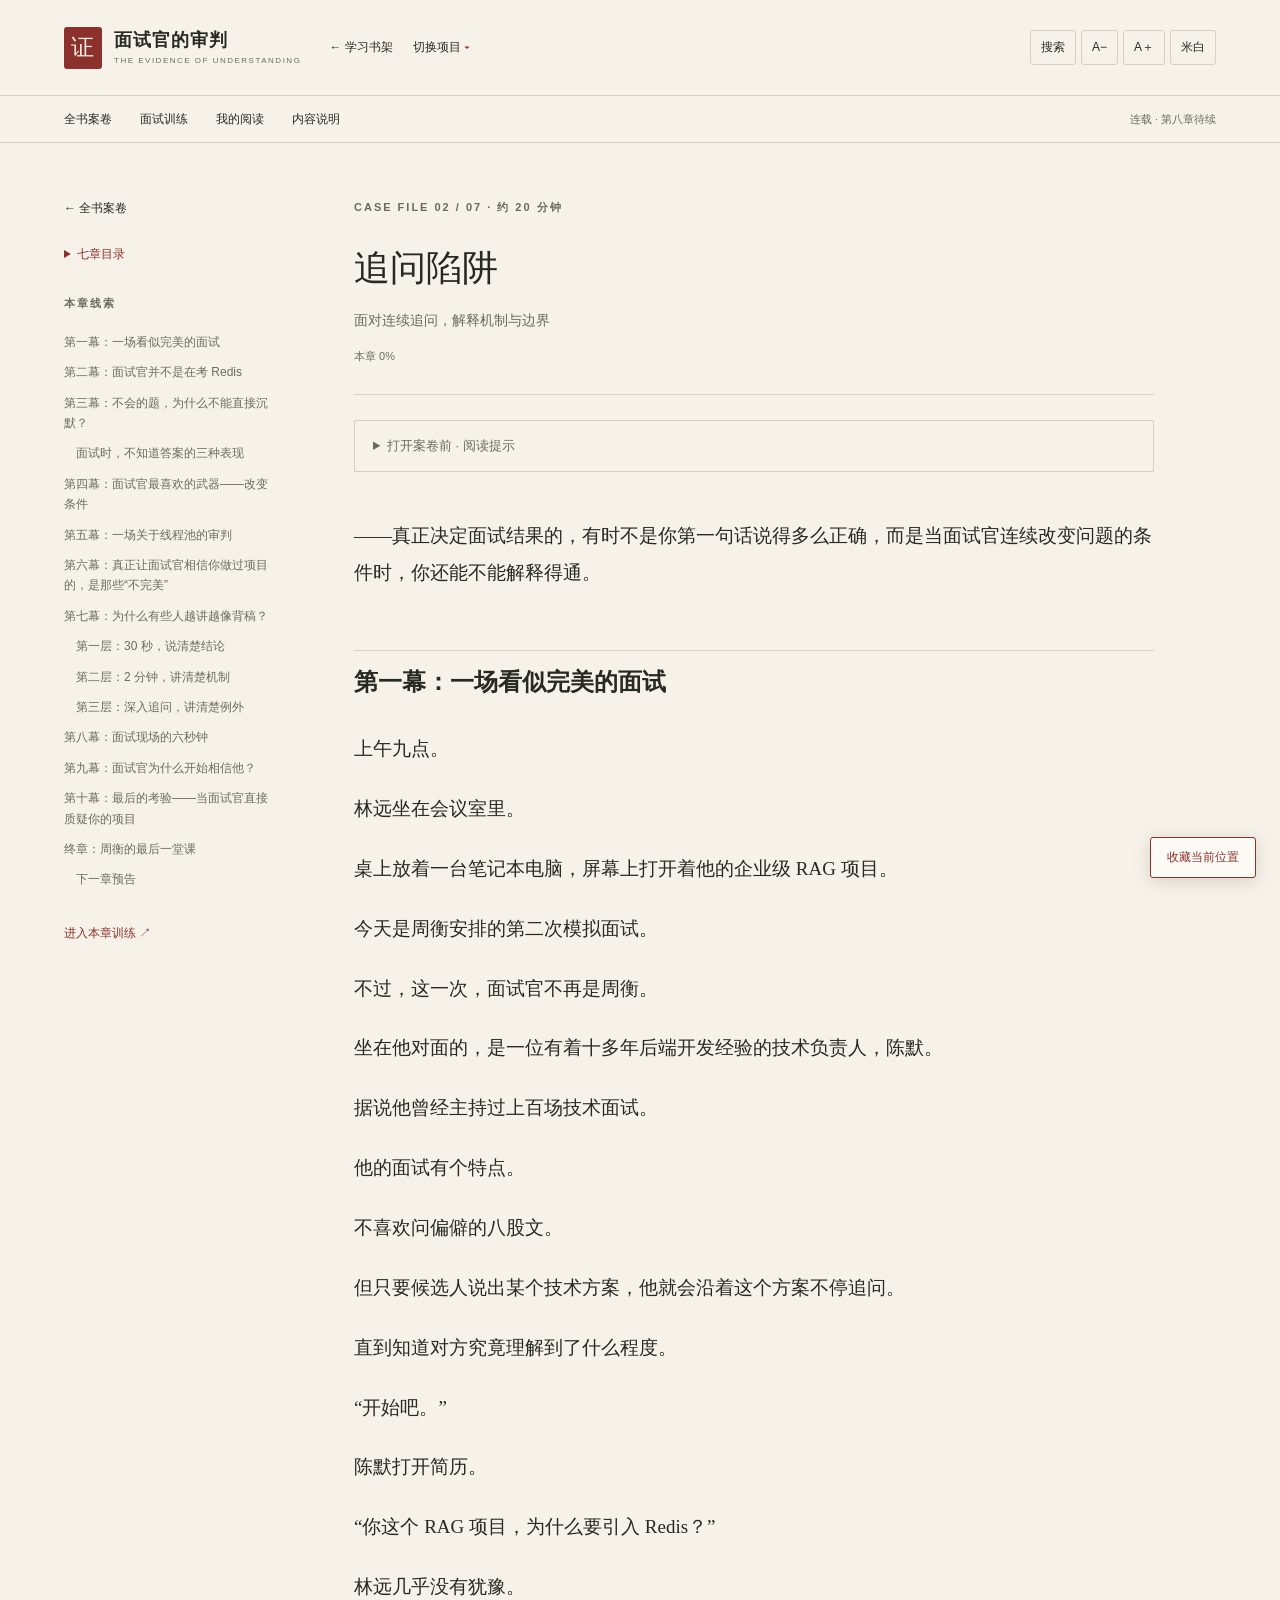
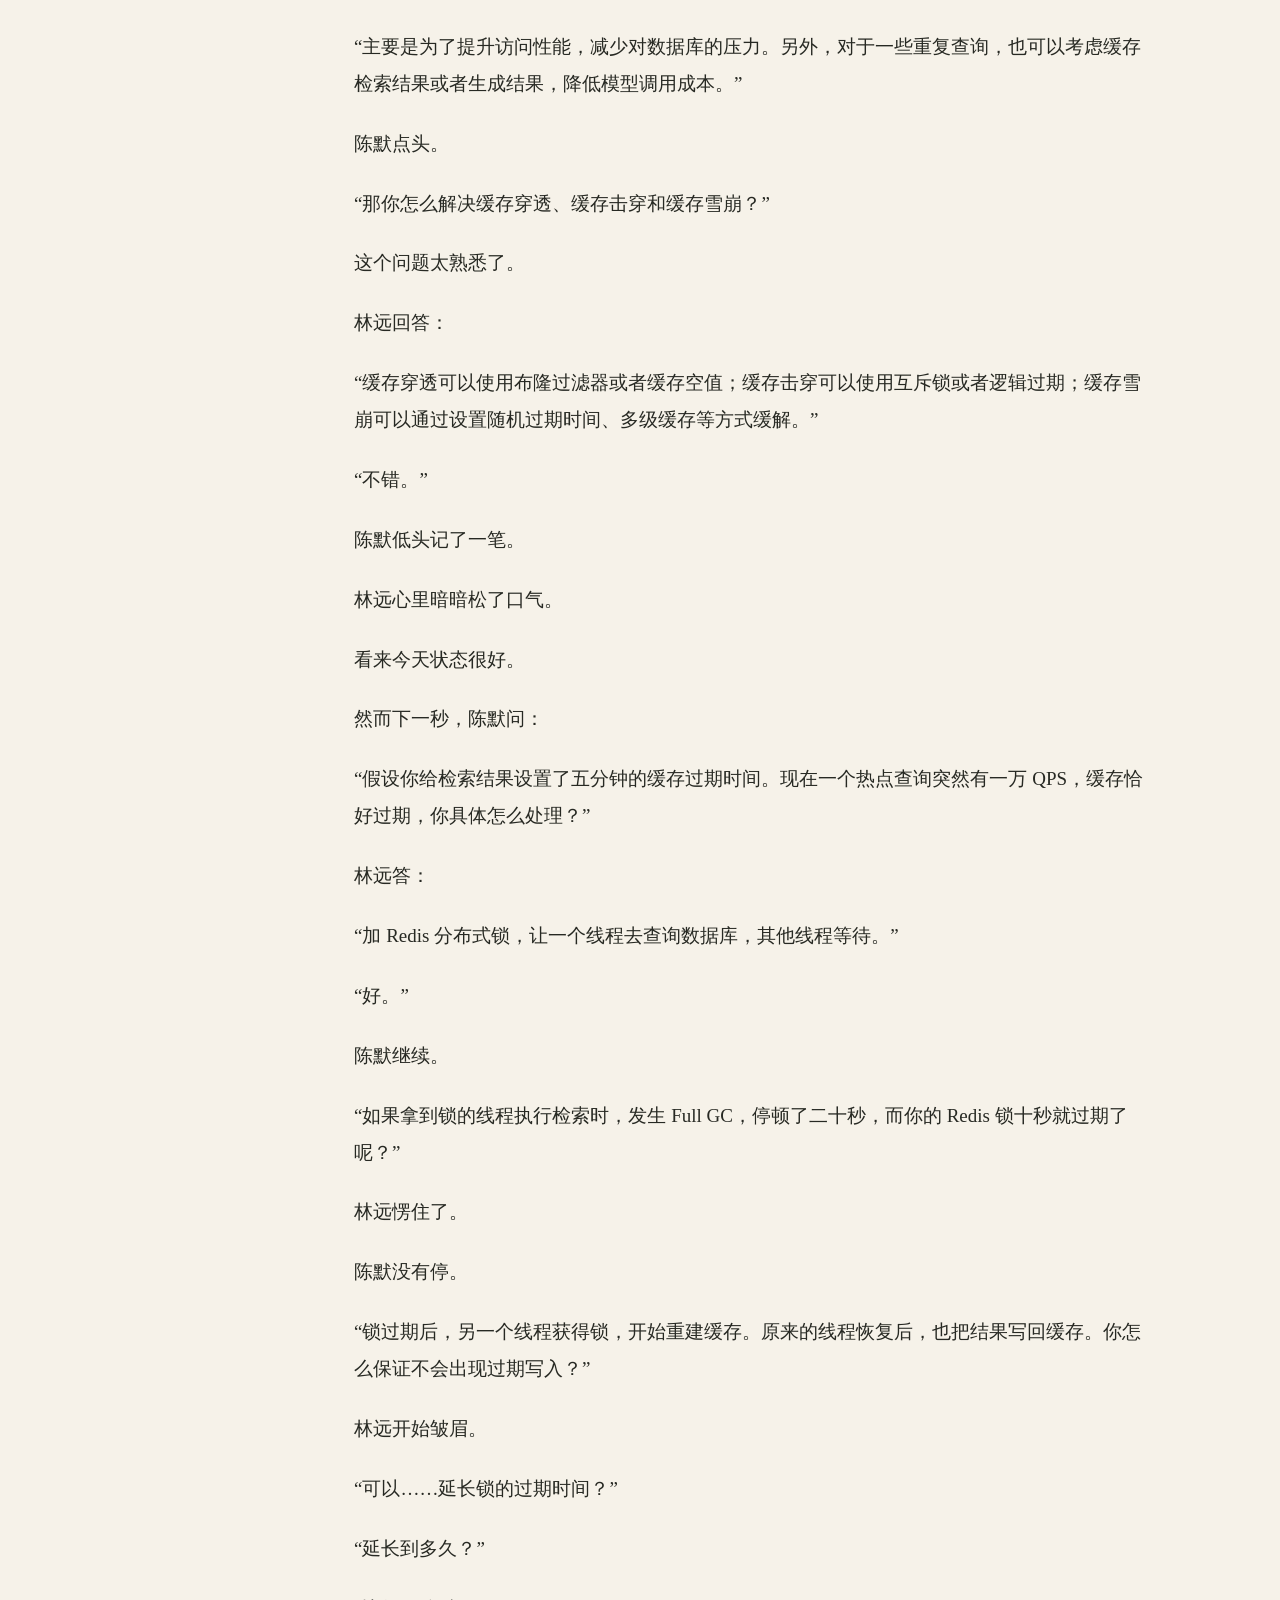
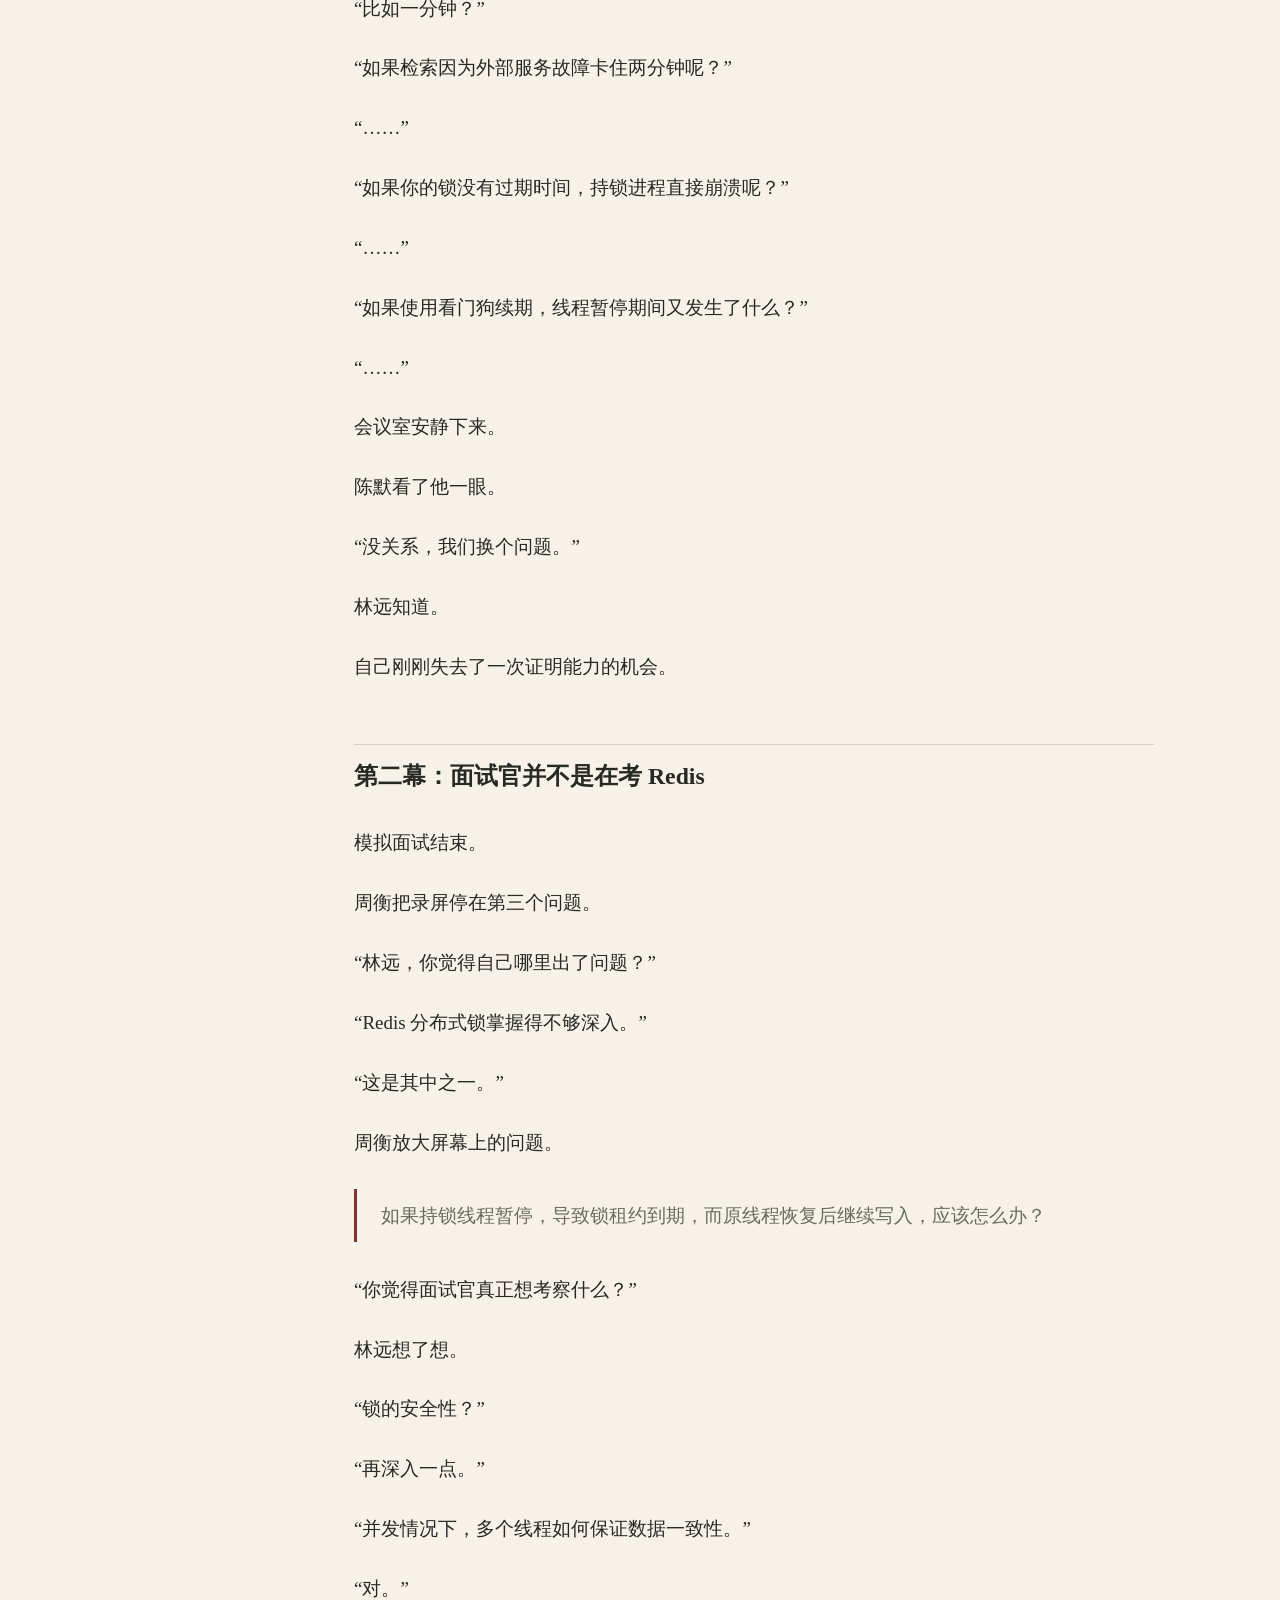
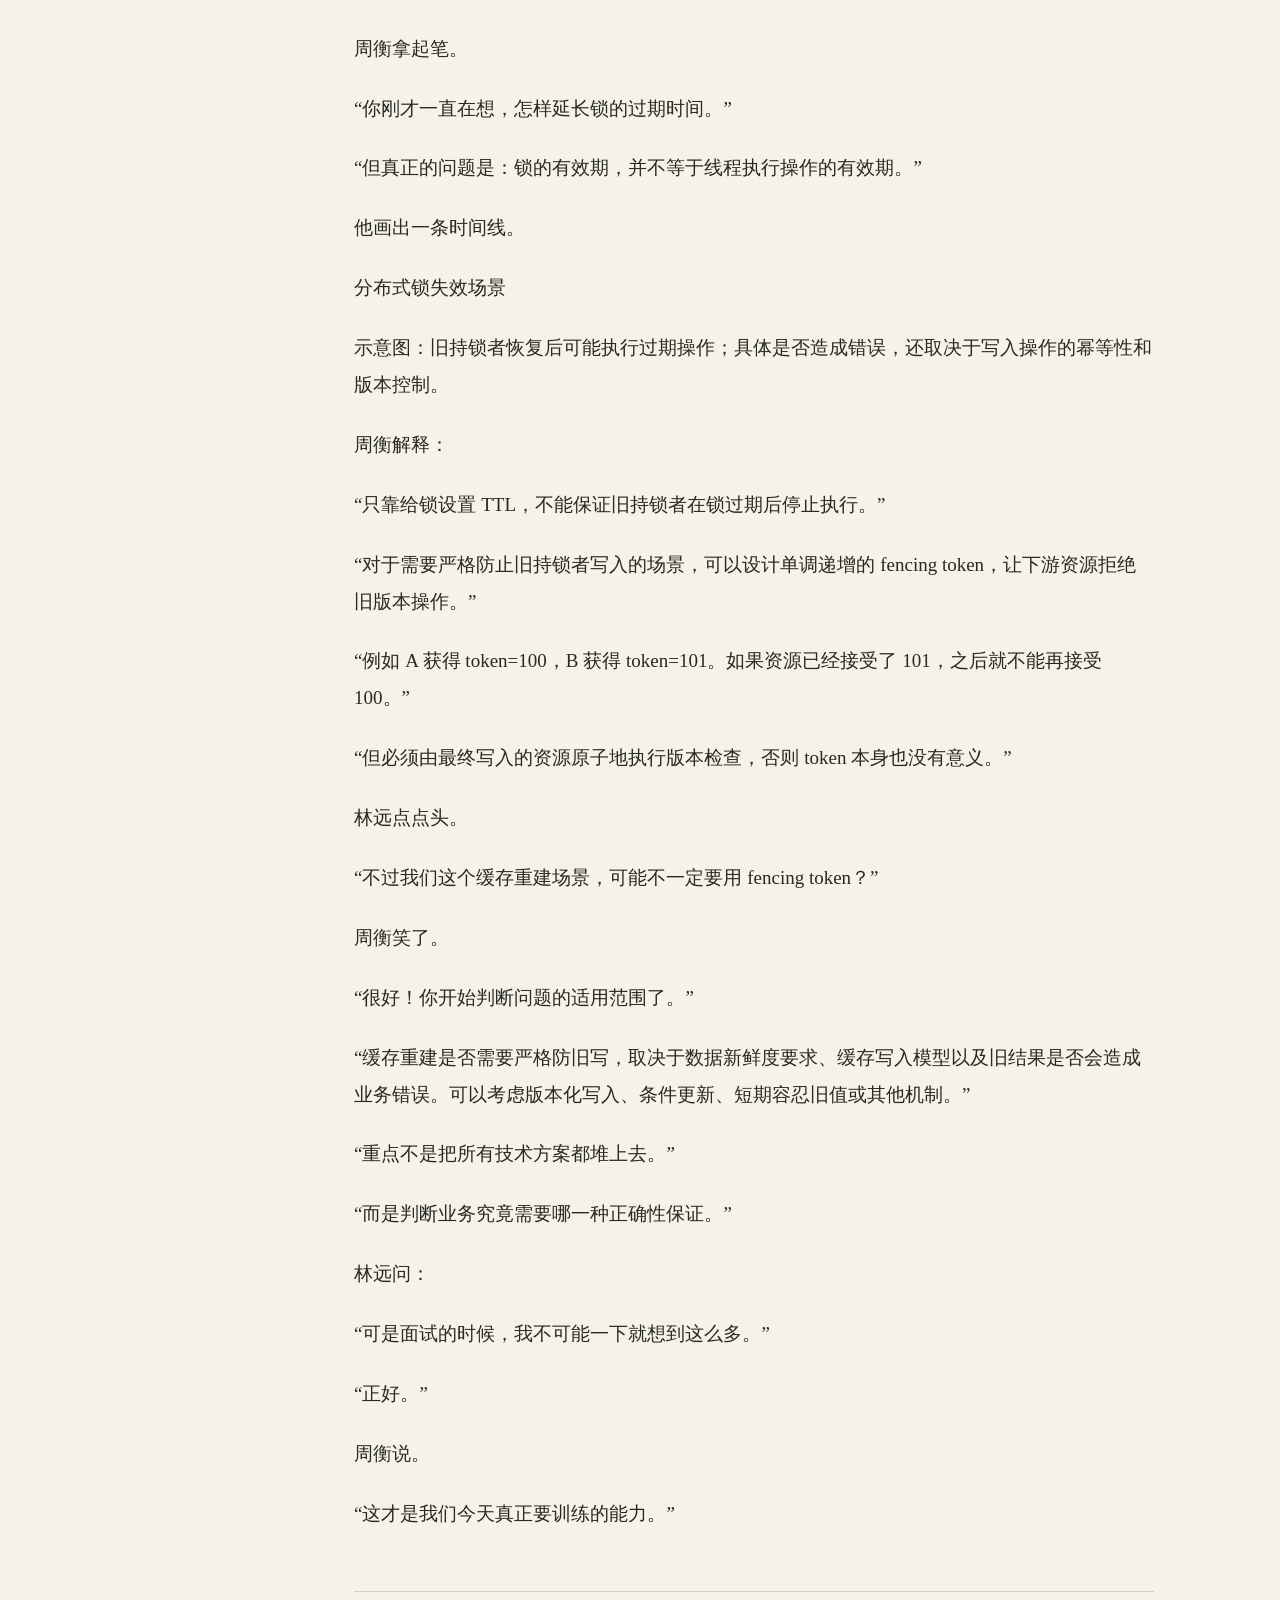
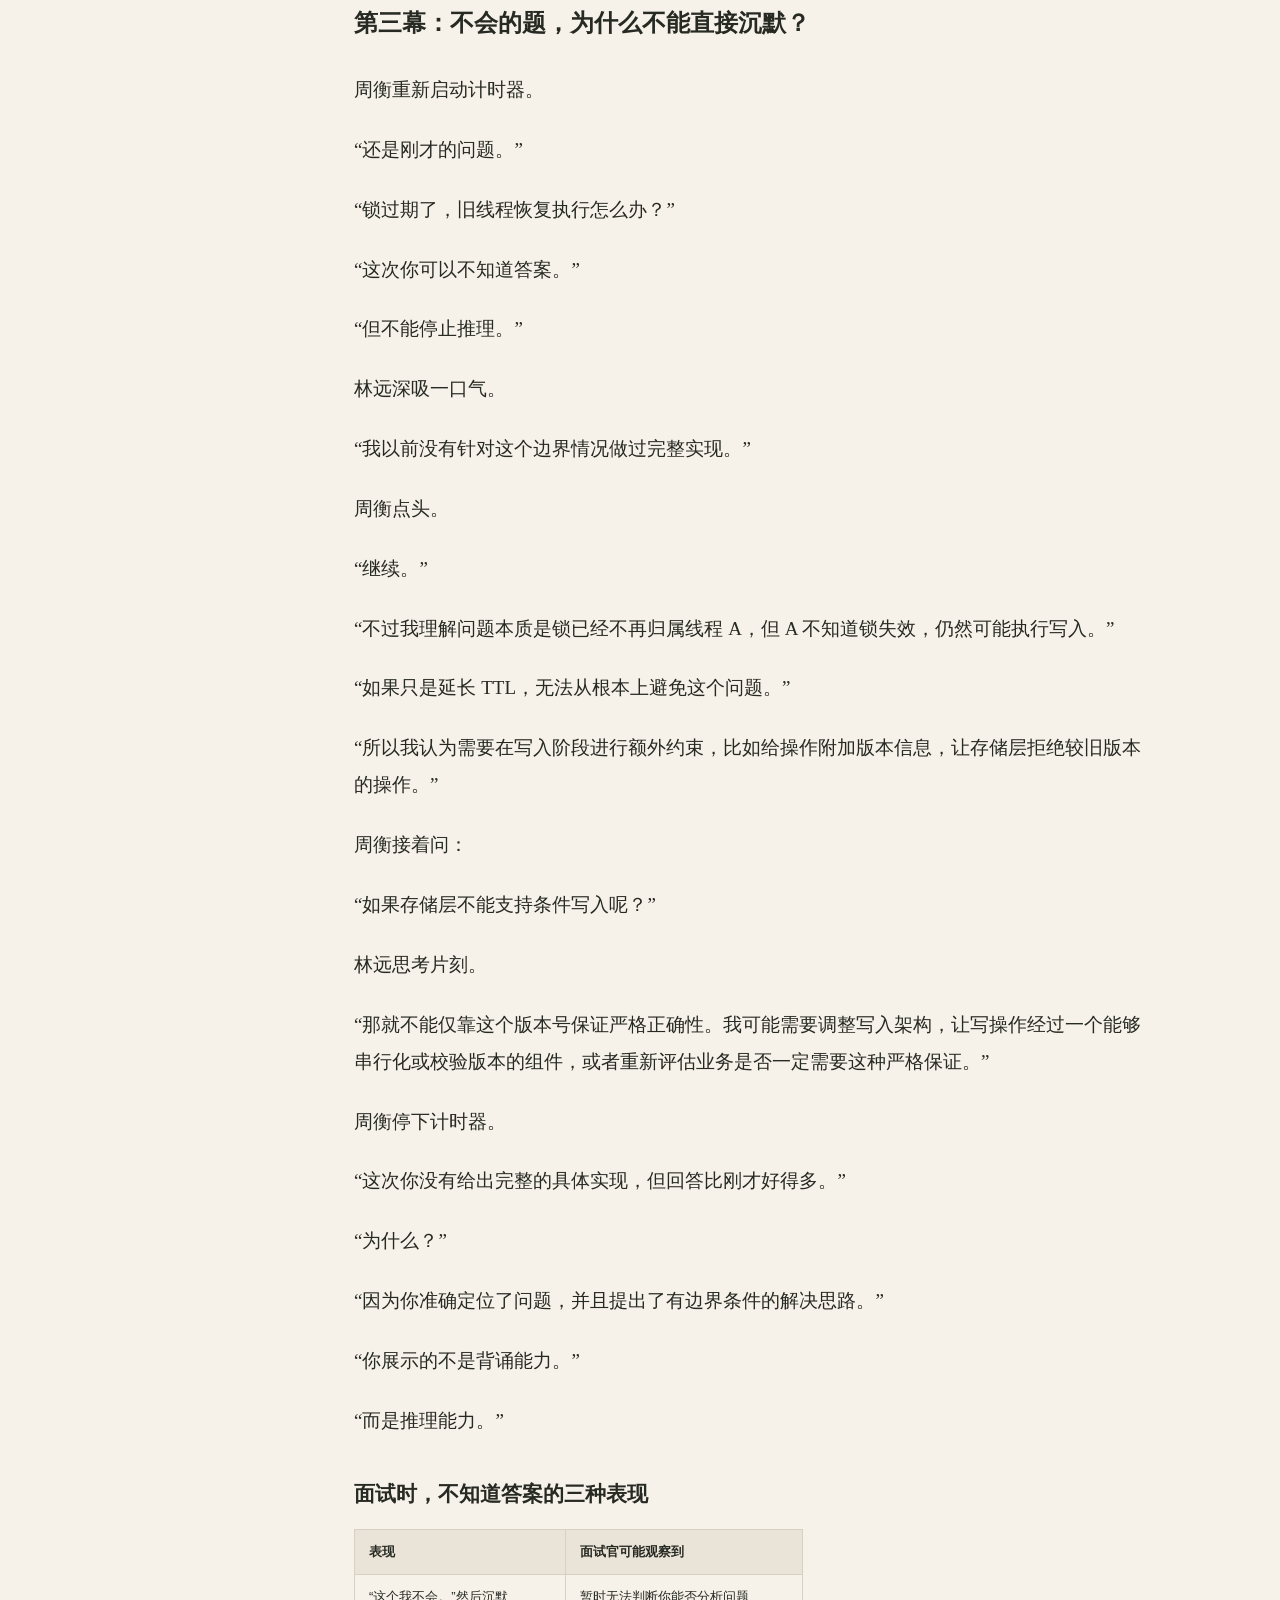
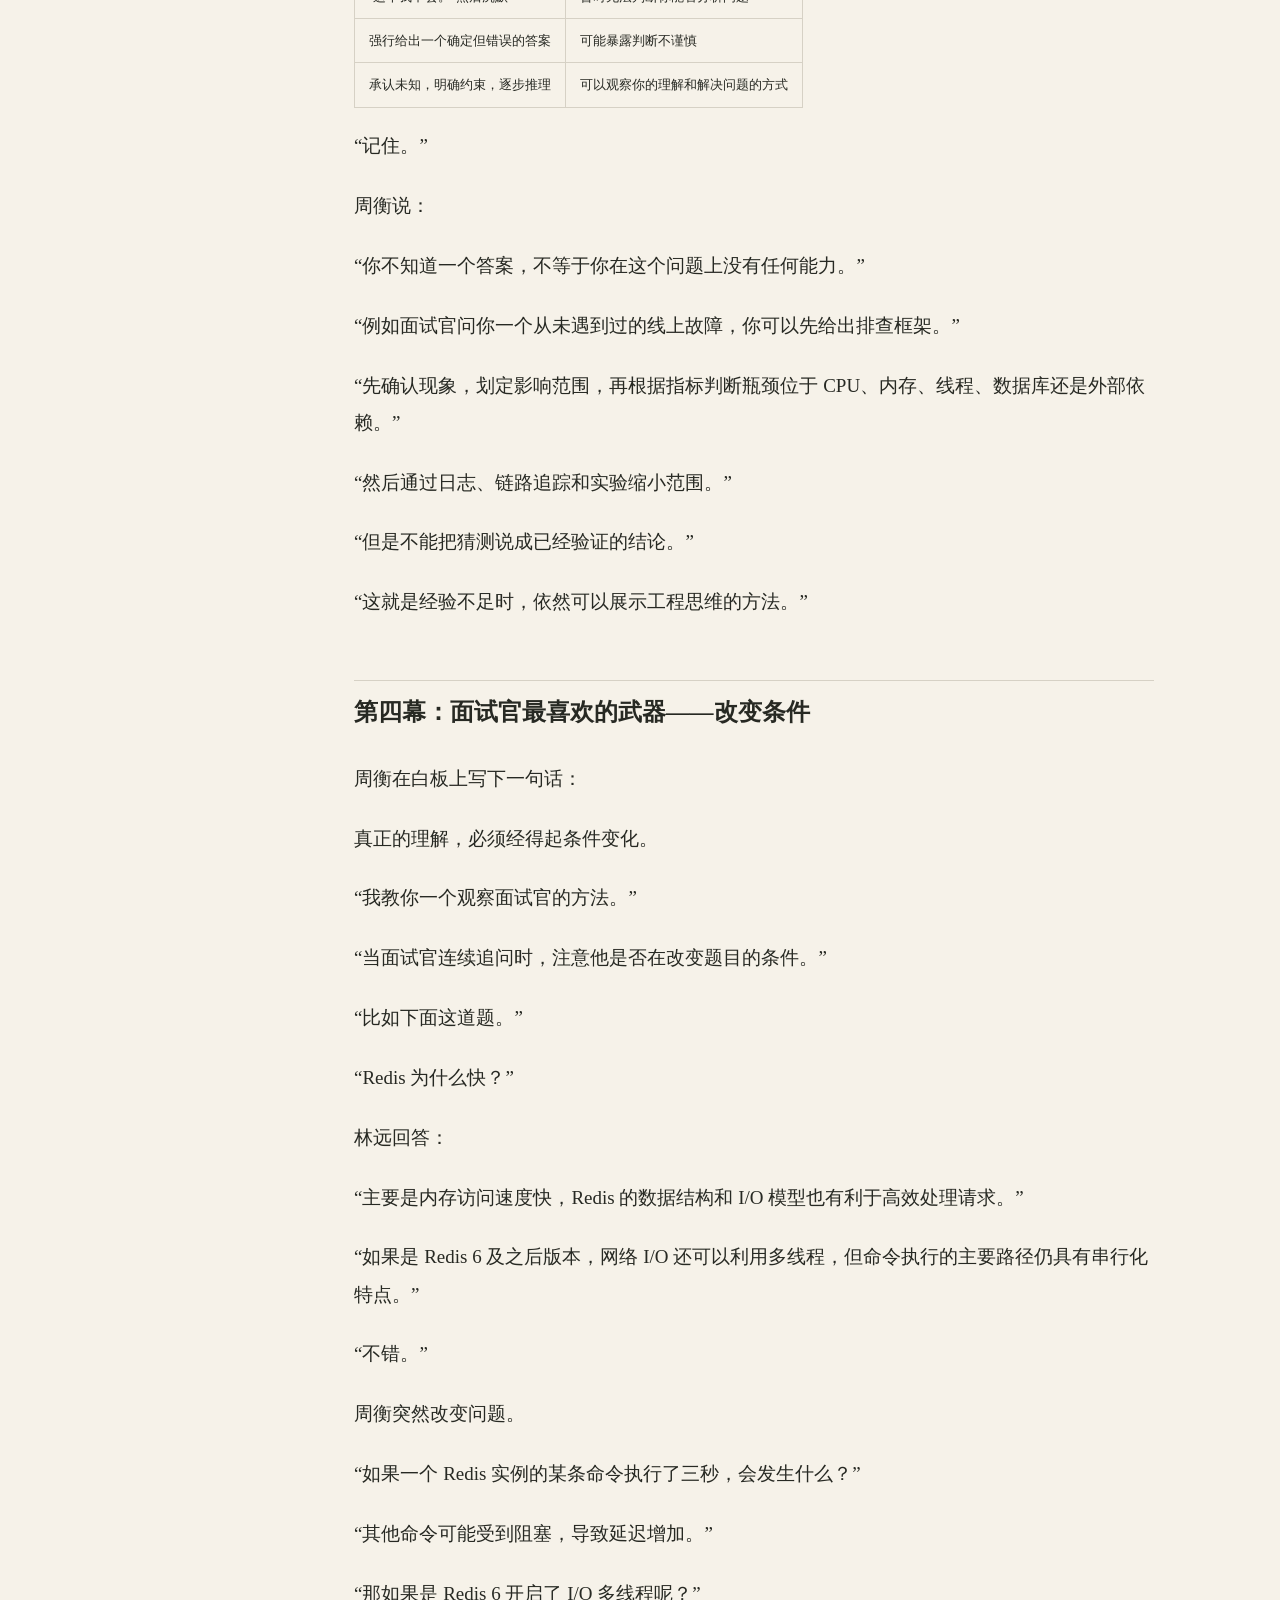
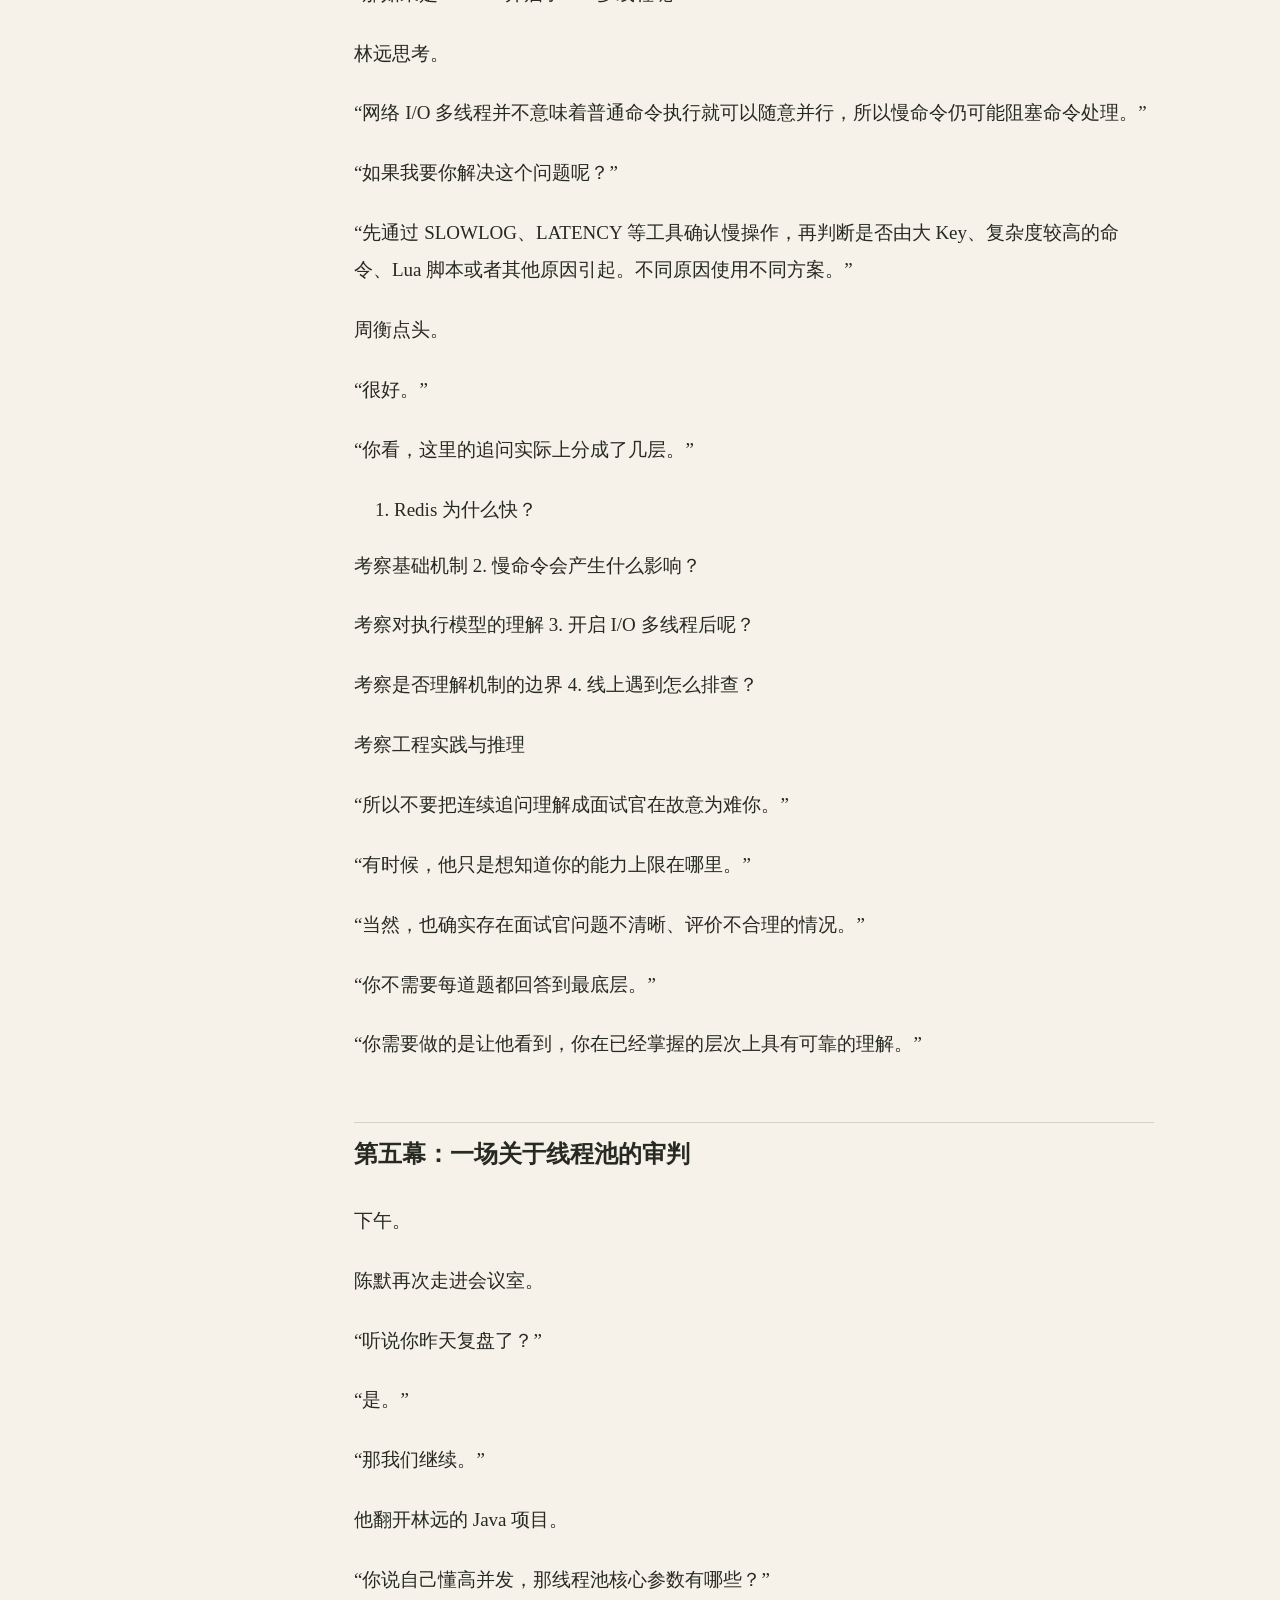
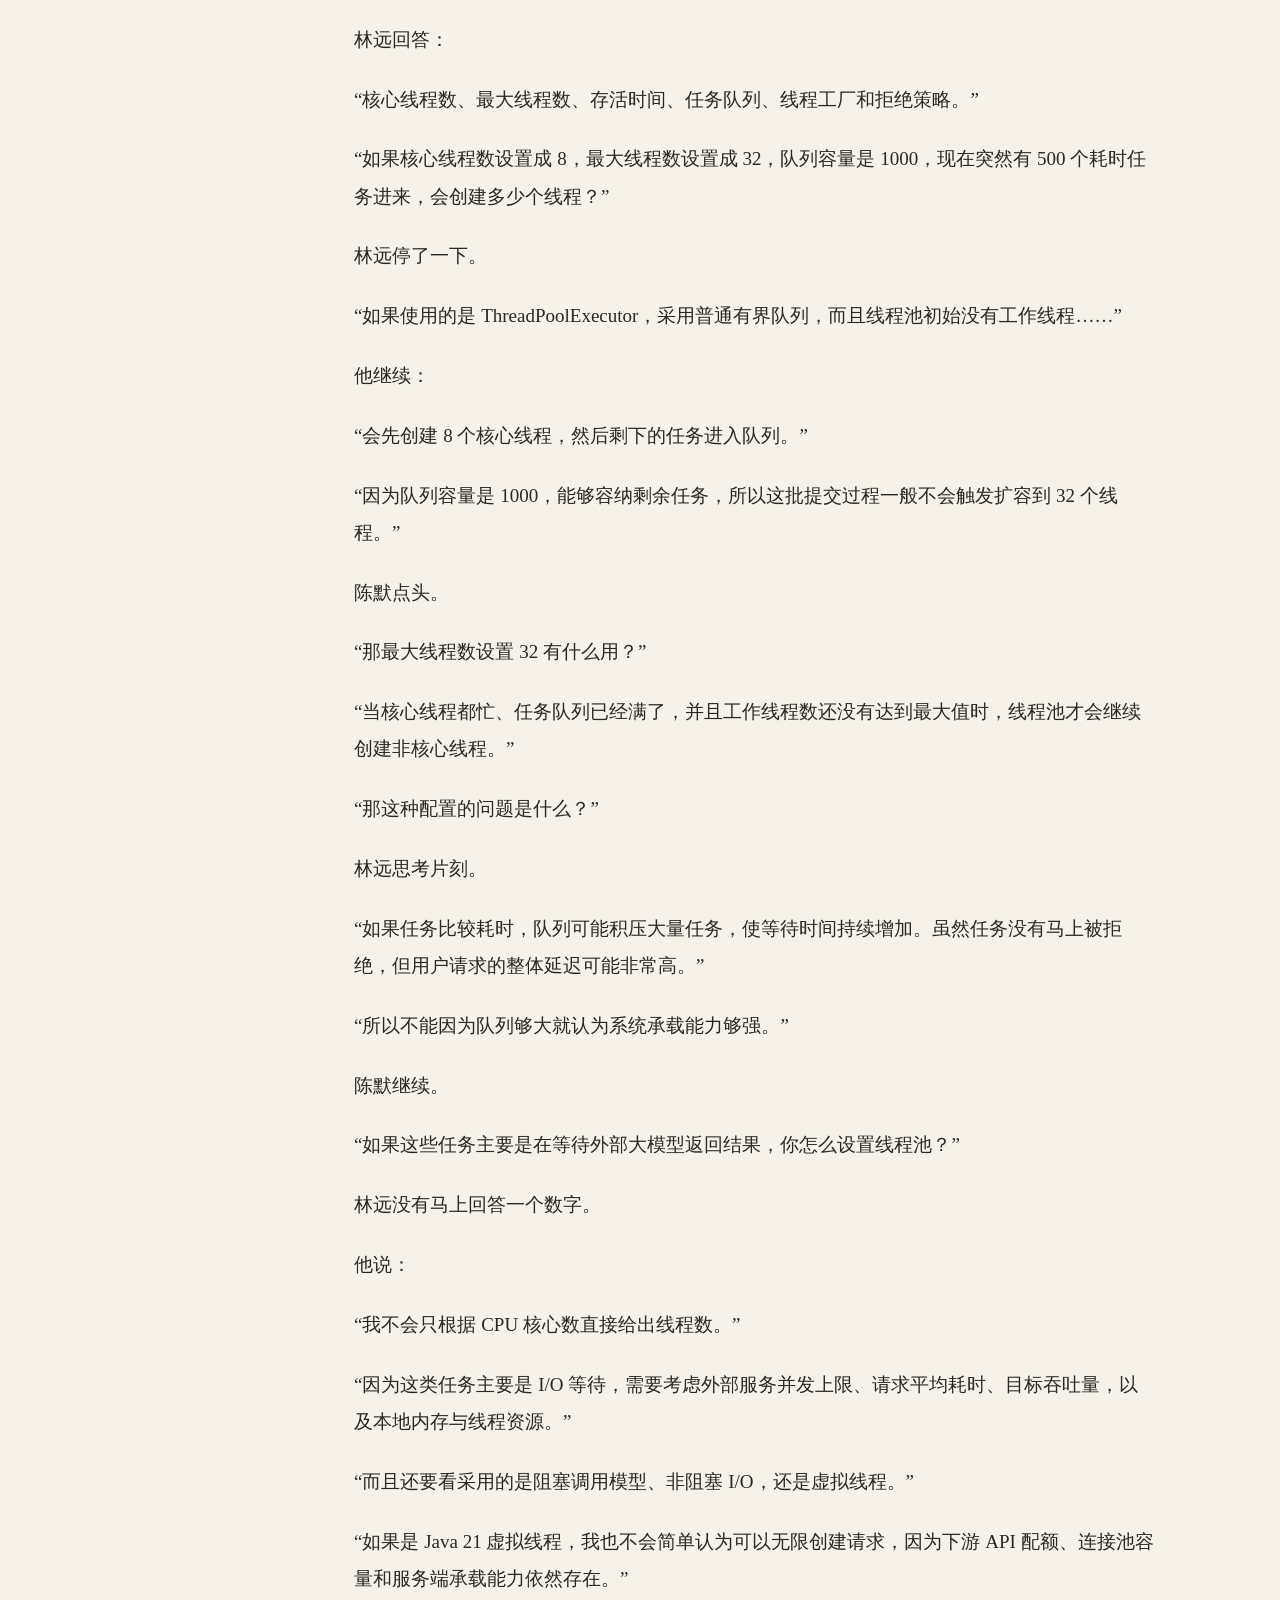
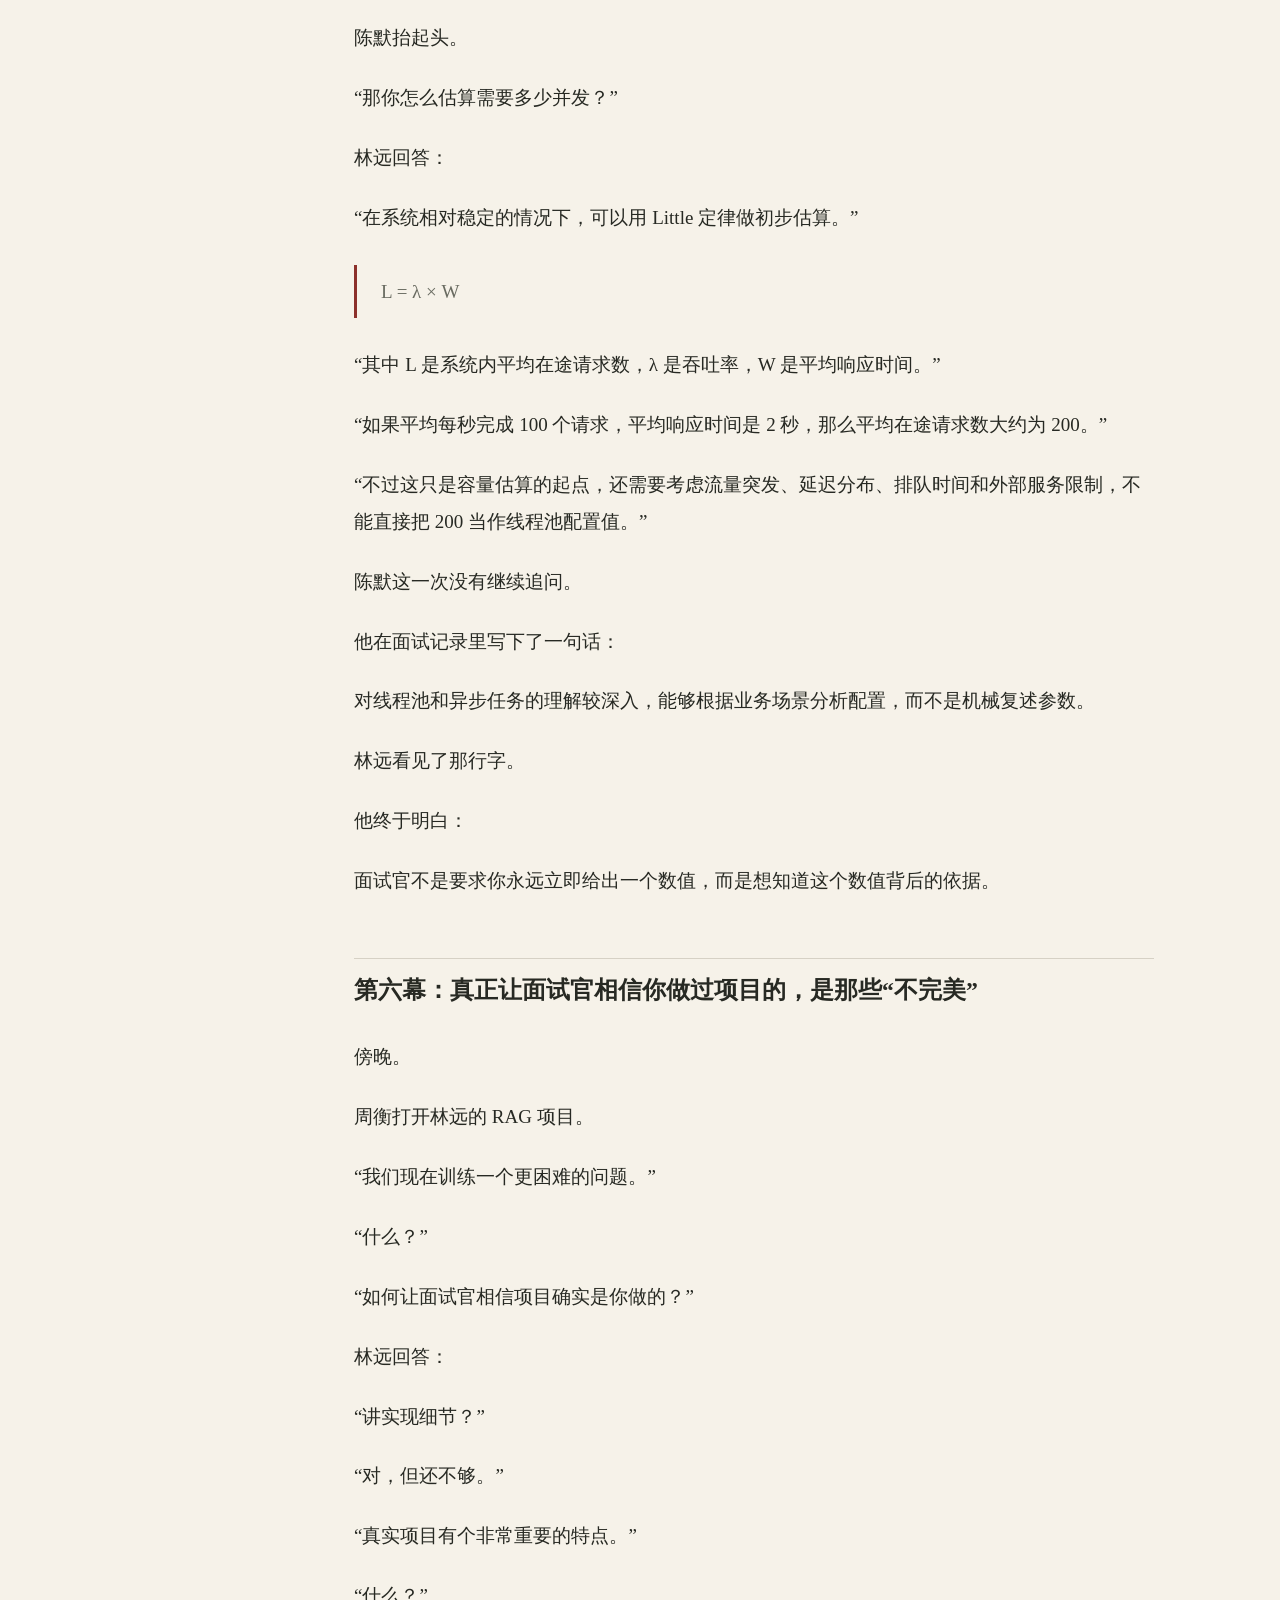
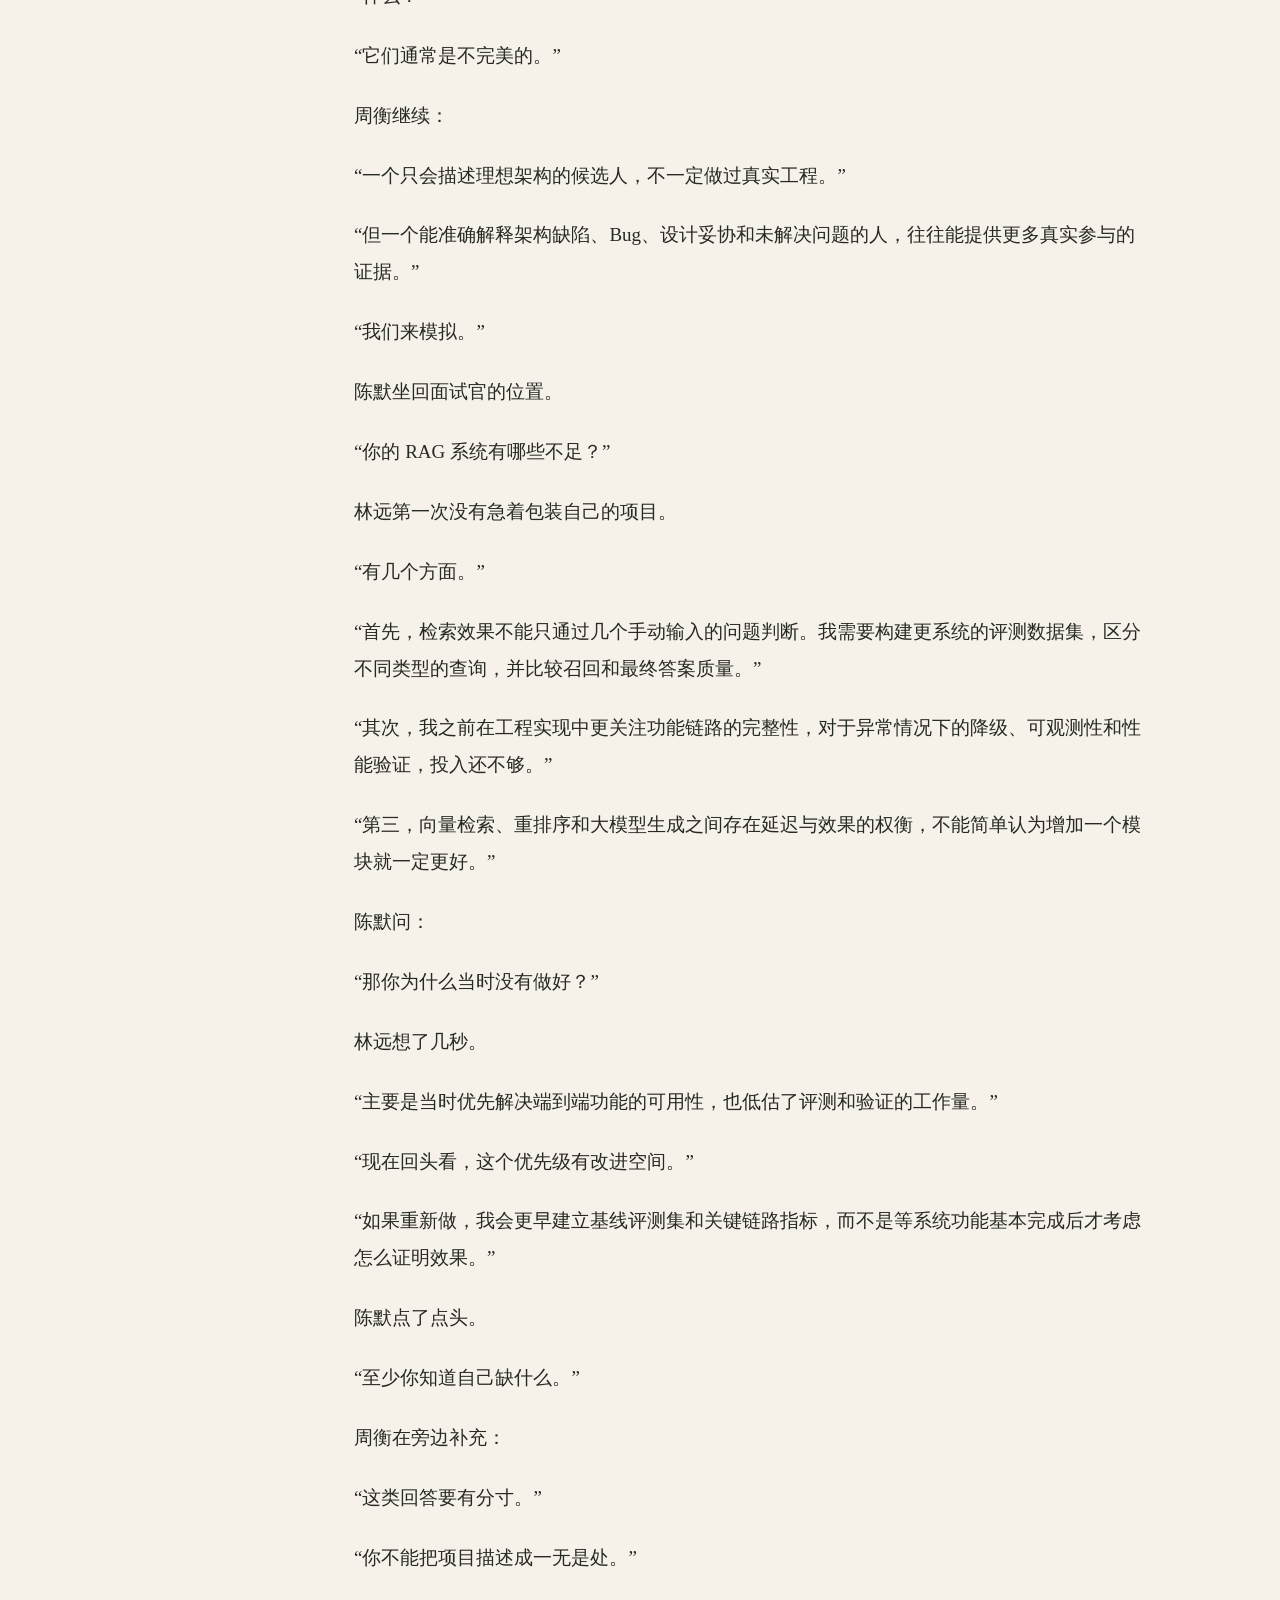
<file: docs/chapter-02.html>
<!doctype html>
<html lang="zh-CN"><head><meta charset="utf-8"><meta name="viewport" content="width=device-width,initial-scale=1"><meta name="color-scheme" content="light dark"><meta name="description" content="面试官的审判：七章技术面试小说，七组本地训练。从知道到讲清楚，让真实能力有据可循。"><title>追问陷阱 · 面试官的审判</title><script>try{let t=localStorage.getItem('interview-proof-theme');document.documentElement.dataset.theme=['light','white','dark'].includes(t)?t:'light';document.documentElement.style.setProperty('--reading-size',Math.max(16,Math.min(26,Number(localStorage.getItem('interview-proof-size'))||19))+'px')}catch(e){}</script><link rel="icon" href="favicon.svg" type="image/svg+xml"><link rel="stylesheet" href="style.css"><script src="app.js" defer></script><script src="training.js" defer></script></head>
<body data-chapter="2"><a class="skip" href="#main">跳到正文</a><div id="progress" aria-hidden="true"></div><header class="site-header"><a class="brand" href="index.html"><span class="brand-seal" aria-hidden="true">证</span><span>面试官的审判<small>THE EVIDENCE OF UNDERSTANDING</small></span></a><nav class="shelf-nav" aria-label="学习项目导航"><a class="shelf-home" href="/">← 学习书架</a><details class="shelf-switch"><summary>切换项目</summary><div class="shelf-menu"><a href="/pytorch-apprentice/">PyTorch：炼金术士的学徒</a><a href="/ai-era-reader/">AI 纪元</a><a href="/data-empire-reader/">数据帝国</a><a href="/rag-empire-reader/">RAG 帝国</a><a href="/system-design-reader/">系统设计</a><a href="/online-troubleshooting-reader/">生产环境</a><a href="/coding-agent-reader/">Agent 帝国</a><a href="/interview-proof-reader/" aria-current="page">面试官的审判</a><a href="/langchain-empire-reader/">LangChain 帝国</a></div></details></nav><div class="controls"><button id="search-open" title="搜索全书（/）">搜索</button><button id="smaller" aria-label="缩小字号">A−</button><button id="larger" aria-label="增大字号">A＋</button><button id="theme" aria-label="切换阅读背景">米白</button></div></header>
<nav class="section-nav" aria-label="本书导航"><a href="index.html">全书案卷</a><a href="practice.html">面试训练</a><a href="reading.html">我的阅读</a><a href="editorial.html">内容说明</a><span>连载 · 第八章待续</span></nav>
<div class="reader-layout"><aside class="reader-aside"><a href="index.html">← 全书案卷</a><details class="book-toc"><summary>七章目录</summary><nav><a href="chapter-01.html"><span>01</span> 你知道，不代表他知道</a><a href="chapter-02.html" aria-current="page"><span>02</span> 追问陷阱</a><a href="chapter-03.html"><span>03</span> 简历里的数字</a><a href="chapter-04.html"><span>04</span> 黄金九十秒</a><a href="chapter-05.html"><span>05</span> 反问的艺术</a><a href="chapter-06.html"><span>06</span> 被记住的人</a><a href="chapter-07.html"><span>07</span> 压力面试</a></nav></details><p class="eyebrow">本章线索</p><div class="toc">
<ul>
<li><a href="#_1">第一幕：一场看似完美的面试</a></li>
<li><a href="#redis">第二幕：面试官并不是在考 Redis</a></li>
<li><a href="#_2">第三幕：不会的题，为什么不能直接沉默？</a><ul>
<li><a href="#_3">面试时，不知道答案的三种表现</a></li>
</ul>
</li>
<li><a href="#_4">第四幕：面试官最喜欢的武器——改变条件</a></li>
<li><a href="#_5">第五幕：一场关于线程池的审判</a></li>
<li><a href="#_6">第六幕：真正让面试官相信你做过项目的，是那些“不完美”</a></li>
<li><a href="#_7">第七幕：为什么有些人越讲越像背稿？</a><ul>
<li><a href="#30">第一层：30 秒，说清楚结论</a></li>
<li><a href="#2">第二层：2 分钟，讲清楚机制</a></li>
<li><a href="#_8">第三层：深入追问，讲清楚例外</a></li>
</ul>
</li>
<li><a href="#_9">第八幕：面试现场的六秒钟</a></li>
<li><a href="#_10">第九幕：面试官为什么开始相信他？</a></li>
<li><a href="#_11">第十幕：最后的考验——当面试官直接质疑你的项目</a></li>
<li><a href="#_12">终章：周衡的最后一堂课</a><ul>
<li><a href="#_13">下一章预告</a></li>
</ul>
</li>
</ul>
</div>
<a class="aside-training" href="practice.html#followup">进入本章训练 ↗</a></aside><main id="main" class="chapter-main"><div class="chapter-heading"><p class="eyebrow">CASE FILE 02 / 07 · 约 20 分钟</p><h1>追问陷阱</h1><p class="chapter-subtitle">面对连续追问，解释机制与边界</p><div class="chapter-tools"><button id="bookmark" aria-pressed="false">收藏当前位置</button><span id="read-status" role="status"></span></div></div><details class="mobile-toc"><summary>章节与本章目录</summary><nav class="book-links"><a href="chapter-01.html"><span>01</span> 你知道，不代表他知道</a><a href="chapter-02.html" aria-current="page"><span>02</span> 追问陷阱</a><a href="chapter-03.html"><span>03</span> 简历里的数字</a><a href="chapter-04.html"><span>04</span> 黄金九十秒</a><a href="chapter-05.html"><span>05</span> 反问的艺术</a><a href="chapter-06.html"><span>06</span> 被记住的人</a><a href="chapter-07.html"><span>07</span> 压力面试</a></nav><div class="toc">
<ul>
<li><a href="#_1">第一幕：一场看似完美的面试</a></li>
<li><a href="#redis">第二幕：面试官并不是在考 Redis</a></li>
<li><a href="#_2">第三幕：不会的题，为什么不能直接沉默？</a><ul>
<li><a href="#_3">面试时，不知道答案的三种表现</a></li>
</ul>
</li>
<li><a href="#_4">第四幕：面试官最喜欢的武器——改变条件</a></li>
<li><a href="#_5">第五幕：一场关于线程池的审判</a></li>
<li><a href="#_6">第六幕：真正让面试官相信你做过项目的，是那些“不完美”</a></li>
<li><a href="#_7">第七幕：为什么有些人越讲越像背稿？</a><ul>
<li><a href="#30">第一层：30 秒，说清楚结论</a></li>
<li><a href="#2">第二层：2 分钟，讲清楚机制</a></li>
<li><a href="#_8">第三层：深入追问，讲清楚例外</a></li>
</ul>
</li>
<li><a href="#_9">第八幕：面试现场的六秒钟</a></li>
<li><a href="#_10">第九幕：面试官为什么开始相信他？</a></li>
<li><a href="#_11">第十幕：最后的考验——当面试官直接质疑你的项目</a></li>
<li><a href="#_12">终章：周衡的最后一堂课</a><ul>
<li><a href="#_13">下一章预告</a></li>
</ul>
</li>
</ul>
</div>
</details><details class="editor-note"><summary>打开案卷前 · 阅读提示</summary><p>线程池示例假定普通有界队列、线程均繁忙且任务未提前完成；实际线程数取决于提交与执行时序。</p></details><article><p>——真正决定面试结果的，有时不是你第一句话说得多么正确，而是当面试官连续改变问题的条件时，你还能不能解释得通。</p>
<h2 id="_1">第一幕：一场看似完美的面试</h2>
<p>上午九点。</p>
<p>林远坐在会议室里。</p>
<p>桌上放着一台笔记本电脑，屏幕上打开着他的企业级 RAG 项目。</p>
<p>今天是周衡安排的第二次模拟面试。</p>
<p>不过，这一次，面试官不再是周衡。</p>
<p>坐在他对面的，是一位有着十多年后端开发经验的技术负责人，陈默。</p>
<p>据说他曾经主持过上百场技术面试。</p>
<p>他的面试有个特点。</p>
<p>不喜欢问偏僻的八股文。</p>
<p>但只要候选人说出某个技术方案，他就会沿着这个方案不停追问。</p>
<p>直到知道对方究竟理解到了什么程度。</p>
<p>“开始吧。”</p>
<p>陈默打开简历。</p>
<p>“你这个 RAG 项目，为什么要引入 Redis？”</p>
<p>林远几乎没有犹豫。</p>
<p>“主要是为了提升访问性能，减少对数据库的压力。另外，对于一些重复查询，也可以考虑缓存检索结果或者生成结果，降低模型调用成本。”</p>
<p>陈默点头。</p>
<p>“那你怎么解决缓存穿透、缓存击穿和缓存雪崩？”</p>
<p>这个问题太熟悉了。</p>
<p>林远回答：</p>
<p>“缓存穿透可以使用布隆过滤器或者缓存空值；缓存击穿可以使用互斥锁或者逻辑过期；缓存雪崩可以通过设置随机过期时间、多级缓存等方式缓解。”</p>
<p>“不错。”</p>
<p>陈默低头记了一笔。</p>
<p>林远心里暗暗松了口气。</p>
<p>看来今天状态很好。</p>
<p>然而下一秒，陈默问：</p>
<p>“假设你给检索结果设置了五分钟的缓存过期时间。现在一个热点查询突然有一万 QPS，缓存恰好过期，你具体怎么处理？”</p>
<p>林远答：</p>
<p>“加 Redis 分布式锁，让一个线程去查询数据库，其他线程等待。”</p>
<p>“好。”</p>
<p>陈默继续。</p>
<p>“如果拿到锁的线程执行检索时，发生 Full GC，停顿了二十秒，而你的 Redis 锁十秒就过期了呢？”</p>
<p>林远愣住了。</p>
<p>陈默没有停。</p>
<p>“锁过期后，另一个线程获得锁，开始重建缓存。原来的线程恢复后，也把结果写回缓存。你怎么保证不会出现过期写入？”</p>
<p>林远开始皱眉。</p>
<p>“可以……延长锁的过期时间？”</p>
<p>“延长到多久？”</p>
<p>“比如一分钟？”</p>
<p>“如果检索因为外部服务故障卡住两分钟呢？”</p>
<p>“……”</p>
<p>“如果你的锁没有过期时间，持锁进程直接崩溃呢？”</p>
<p>“……”</p>
<p>“如果使用看门狗续期，线程暂停期间又发生了什么？”</p>
<p>“……”</p>
<p>会议室安静下来。</p>
<p>陈默看了他一眼。</p>
<p>“没关系，我们换个问题。”</p>
<p>林远知道。</p>
<p>自己刚刚失去了一次证明能力的机会。</p>
<h2 id="redis">第二幕：面试官并不是在考 Redis</h2>
<p>模拟面试结束。</p>
<p>周衡把录屏停在第三个问题。</p>
<p>“林远，你觉得自己哪里出了问题？”</p>
<p>“Redis 分布式锁掌握得不够深入。”</p>
<p>“这是其中之一。”</p>
<p>周衡放大屏幕上的问题。</p>
<blockquote>
<p>如果持锁线程暂停，导致锁租约到期，而原线程恢复后继续写入，应该怎么办？</p>
</blockquote>
<p>“你觉得面试官真正想考察什么？”</p>
<p>林远想了想。</p>
<p>“锁的安全性？”</p>
<p>“再深入一点。”</p>
<p>“并发情况下，多个线程如何保证数据一致性。”</p>
<p>“对。”</p>
<p>周衡拿起笔。</p>
<p>“你刚才一直在想，怎样延长锁的过期时间。”</p>
<p>“但真正的问题是：锁的有效期，并不等于线程执行操作的有效期。”</p>
<p>他画出一条时间线。</p>
<p>分布式锁失效场景</p>
<p>示意图：旧持锁者恢复后可能执行过期操作；具体是否造成错误，还取决于写入操作的幂等性和版本控制。</p>
<p>周衡解释：</p>
<p>“只靠给锁设置 TTL，不能保证旧持锁者在锁过期后停止执行。”</p>
<p>“对于需要严格防止旧持锁者写入的场景，可以设计单调递增的 fencing token，让下游资源拒绝旧版本操作。”</p>
<p>“例如 A 获得 token=100，B 获得 token=101。如果资源已经接受了 101，之后就不能再接受 100。”</p>
<p>“但必须由最终写入的资源原子地执行版本检查，否则 token 本身也没有意义。”</p>
<p>林远点点头。</p>
<p>“不过我们这个缓存重建场景，可能不一定要用 fencing token？”</p>
<p>周衡笑了。</p>
<p>“很好！你开始判断问题的适用范围了。”</p>
<p>“缓存重建是否需要严格防旧写，取决于数据新鲜度要求、缓存写入模型以及旧结果是否会造成业务错误。可以考虑版本化写入、条件更新、短期容忍旧值或其他机制。”</p>
<p>“重点不是把所有技术方案都堆上去。”</p>
<p>“而是判断业务究竟需要哪一种正确性保证。”</p>
<p>林远问：</p>
<p>“可是面试的时候，我不可能一下就想到这么多。”</p>
<p>“正好。”</p>
<p>周衡说。</p>
<p>“这才是我们今天真正要训练的能力。”</p>
<h2 id="_2">第三幕：不会的题，为什么不能直接沉默？</h2>
<p>周衡重新启动计时器。</p>
<p>“还是刚才的问题。”</p>
<p>“锁过期了，旧线程恢复执行怎么办？”</p>
<p>“这次你可以不知道答案。”</p>
<p>“但不能停止推理。”</p>
<p>林远深吸一口气。</p>
<p>“我以前没有针对这个边界情况做过完整实现。”</p>
<p>周衡点头。</p>
<p>“继续。”</p>
<p>“不过我理解问题本质是锁已经不再归属线程 A，但 A 不知道锁失效，仍然可能执行写入。”</p>
<p>“如果只是延长 TTL，无法从根本上避免这个问题。”</p>
<p>“所以我认为需要在写入阶段进行额外约束，比如给操作附加版本信息，让存储层拒绝较旧版本的操作。”</p>
<p>周衡接着问：</p>
<p>“如果存储层不能支持条件写入呢？”</p>
<p>林远思考片刻。</p>
<p>“那就不能仅靠这个版本号保证严格正确性。我可能需要调整写入架构，让写操作经过一个能够串行化或校验版本的组件，或者重新评估业务是否一定需要这种严格保证。”</p>
<p>周衡停下计时器。</p>
<p>“这次你没有给出完整的具体实现，但回答比刚才好得多。”</p>
<p>“为什么？”</p>
<p>“因为你准确定位了问题，并且提出了有边界条件的解决思路。”</p>
<p>“你展示的不是背诵能力。”</p>
<p>“而是推理能力。”</p>
<h3 id="_3">面试时，不知道答案的三种表现</h3>
<table>
<thead>
<tr>
<th>表现</th>
<th>面试官可能观察到</th>
</tr>
</thead>
<tbody>
<tr>
<td>“这个我不会。”然后沉默</td>
<td>暂时无法判断你能否分析问题</td>
</tr>
<tr>
<td>强行给出一个确定但错误的答案</td>
<td>可能暴露判断不谨慎</td>
</tr>
<tr>
<td>承认未知，明确约束，逐步推理</td>
<td>可以观察你的理解和解决问题的方式</td>
</tr>
</tbody>
</table>
<p>“记住。”</p>
<p>周衡说：</p>
<p>“你不知道一个答案，不等于你在这个问题上没有任何能力。”</p>
<p>“例如面试官问你一个从未遇到过的线上故障，你可以先给出排查框架。”</p>
<p>“先确认现象，划定影响范围，再根据指标判断瓶颈位于 CPU、内存、线程、数据库还是外部依赖。”</p>
<p>“然后通过日志、链路追踪和实验缩小范围。”</p>
<p>“但是不能把猜测说成已经验证的结论。”</p>
<p>“这就是经验不足时，依然可以展示工程思维的方法。”</p>
<h2 id="_4">第四幕：面试官最喜欢的武器——改变条件</h2>
<p>周衡在白板上写下一句话：</p>
<p>真正的理解，必须经得起条件变化。</p>
<p>“我教你一个观察面试官的方法。”</p>
<p>“当面试官连续追问时，注意他是否在改变题目的条件。”</p>
<p>“比如下面这道题。”</p>
<p>“Redis 为什么快？”</p>
<p>林远回答：</p>
<p>“主要是内存访问速度快，Redis 的数据结构和 I/O 模型也有利于高效处理请求。”</p>
<p>“如果是 Redis 6 及之后版本，网络 I/O 还可以利用多线程，但命令执行的主要路径仍具有串行化特点。”</p>
<p>“不错。”</p>
<p>周衡突然改变问题。</p>
<p>“如果一个 Redis 实例的某条命令执行了三秒，会发生什么？”</p>
<p>“其他命令可能受到阻塞，导致延迟增加。”</p>
<p>“那如果是 Redis 6 开启了 I/O 多线程呢？”</p>
<p>林远思考。</p>
<p>“网络 I/O 多线程并不意味着普通命令执行就可以随意并行，所以慢命令仍可能阻塞命令处理。”</p>
<p>“如果我要你解决这个问题呢？”</p>
<p>“先通过 SLOWLOG、LATENCY 等工具确认慢操作，再判断是否由大 Key、复杂度较高的命令、Lua 脚本或者其他原因引起。不同原因使用不同方案。”</p>
<p>周衡点头。</p>
<p>“很好。”</p>
<p>“你看，这里的追问实际上分成了几层。”</p>
<ol>
<li>Redis 为什么快？</li>
</ol>
<p>考察基础机制
2. 慢命令会产生什么影响？</p>
<p>考察对执行模型的理解
3. 开启 I/O 多线程后呢？</p>
<p>考察是否理解机制的边界
4. 线上遇到怎么排查？</p>
<p>考察工程实践与推理</p>
<p>“所以不要把连续追问理解成面试官在故意为难你。”</p>
<p>“有时候，他只是想知道你的能力上限在哪里。”</p>
<p>“当然，也确实存在面试官问题不清晰、评价不合理的情况。”</p>
<p>“你不需要每道题都回答到最底层。”</p>
<p>“你需要做的是让他看到，你在已经掌握的层次上具有可靠的理解。”</p>
<h2 id="_5">第五幕：一场关于线程池的审判</h2>
<p>下午。</p>
<p>陈默再次走进会议室。</p>
<p>“听说你昨天复盘了？”</p>
<p>“是。”</p>
<p>“那我们继续。”</p>
<p>他翻开林远的 Java 项目。</p>
<p>“你说自己懂高并发，那线程池核心参数有哪些？”</p>
<p>林远回答：</p>
<p>“核心线程数、最大线程数、存活时间、任务队列、线程工厂和拒绝策略。”</p>
<p>“如果核心线程数设置成 8，最大线程数设置成 32，队列容量是 1000，现在突然有 500 个耗时任务进来，会创建多少个线程？”</p>
<p>林远停了一下。</p>
<p>“如果使用的是 ThreadPoolExecutor，采用普通有界队列，而且线程池初始没有工作线程……”</p>
<p>他继续：</p>
<p>“会先创建 8 个核心线程，然后剩下的任务进入队列。”</p>
<p>“因为队列容量是 1000，能够容纳剩余任务，所以这批提交过程一般不会触发扩容到 32 个线程。”</p>
<p>陈默点头。</p>
<p>“那最大线程数设置 32 有什么用？”</p>
<p>“当核心线程都忙、任务队列已经满了，并且工作线程数还没有达到最大值时，线程池才会继续创建非核心线程。”</p>
<p>“那这种配置的问题是什么？”</p>
<p>林远思考片刻。</p>
<p>“如果任务比较耗时，队列可能积压大量任务，使等待时间持续增加。虽然任务没有马上被拒绝，但用户请求的整体延迟可能非常高。”</p>
<p>“所以不能因为队列够大就认为系统承载能力够强。”</p>
<p>陈默继续。</p>
<p>“如果这些任务主要是在等待外部大模型返回结果，你怎么设置线程池？”</p>
<p>林远没有马上回答一个数字。</p>
<p>他说：</p>
<p>“我不会只根据 CPU 核心数直接给出线程数。”</p>
<p>“因为这类任务主要是 I/O 等待，需要考虑外部服务并发上限、请求平均耗时、目标吞吐量，以及本地内存与线程资源。”</p>
<p>“而且还要看采用的是阻塞调用模型、非阻塞 I/O，还是虚拟线程。”</p>
<p>“如果是 Java 21 虚拟线程，我也不会简单认为可以无限创建请求，因为下游 API 配额、连接池容量和服务端承载能力依然存在。”</p>
<p>陈默抬起头。</p>
<p>“那你怎么估算需要多少并发？”</p>
<p>林远回答：</p>
<p>“在系统相对稳定的情况下，可以用 Little 定律做初步估算。”</p>
<blockquote>
<p>L = λ × W</p>
</blockquote>
<p>“其中 L 是系统内平均在途请求数，λ 是吞吐率，W 是平均响应时间。”</p>
<p>“如果平均每秒完成 100 个请求，平均响应时间是 2 秒，那么平均在途请求数大约为 200。”</p>
<p>“不过这只是容量估算的起点，还需要考虑流量突发、延迟分布、排队时间和外部服务限制，不能直接把 200 当作线程池配置值。”</p>
<p>陈默这一次没有继续追问。</p>
<p>他在面试记录里写下了一句话：</p>
<p>对线程池和异步任务的理解较深入，能够根据业务场景分析配置，而不是机械复述参数。</p>
<p>林远看见了那行字。</p>
<p>他终于明白：</p>
<p>面试官不是要求你永远立即给出一个数值，而是想知道这个数值背后的依据。</p>
<h2 id="_6">第六幕：真正让面试官相信你做过项目的，是那些“不完美”</h2>
<p>傍晚。</p>
<p>周衡打开林远的 RAG 项目。</p>
<p>“我们现在训练一个更困难的问题。”</p>
<p>“什么？”</p>
<p>“如何让面试官相信项目确实是你做的？”</p>
<p>林远回答：</p>
<p>“讲实现细节？”</p>
<p>“对，但还不够。”</p>
<p>“真实项目有个非常重要的特点。”</p>
<p>“什么？”</p>
<p>“它们通常是不完美的。”</p>
<p>周衡继续：</p>
<p>“一个只会描述理想架构的候选人，不一定做过真实工程。”</p>
<p>“但一个能准确解释架构缺陷、Bug、设计妥协和未解决问题的人，往往能提供更多真实参与的证据。”</p>
<p>“我们来模拟。”</p>
<p>陈默坐回面试官的位置。</p>
<p>“你的 RAG 系统有哪些不足？”</p>
<p>林远第一次没有急着包装自己的项目。</p>
<p>“有几个方面。”</p>
<p>“首先，检索效果不能只通过几个手动输入的问题判断。我需要构建更系统的评测数据集，区分不同类型的查询，并比较召回和最终答案质量。”</p>
<p>“其次，我之前在工程实现中更关注功能链路的完整性，对于异常情况下的降级、可观测性和性能验证，投入还不够。”</p>
<p>“第三，向量检索、重排序和大模型生成之间存在延迟与效果的权衡，不能简单认为增加一个模块就一定更好。”</p>
<p>陈默问：</p>
<p>“那你为什么当时没有做好？”</p>
<p>林远想了几秒。</p>
<p>“主要是当时优先解决端到端功能的可用性，也低估了评测和验证的工作量。”</p>
<p>“现在回头看，这个优先级有改进空间。”</p>
<p>“如果重新做，我会更早建立基线评测集和关键链路指标，而不是等系统功能基本完成后才考虑怎么证明效果。”</p>
<p>陈默点了点头。</p>
<p>“至少你知道自己缺什么。”</p>
<p>周衡在旁边补充：</p>
<p>“这类回答要有分寸。”</p>
<p>“你不能把项目描述成一无是处。”</p>
<p>“也不要为了显示反思能力，凭空编造没有发生过的故障。”</p>
<p>“你要讲的是真实的局限，以及你对局限的理解。”</p>
<p>“面试官往往不要求应届生已经完成所有生产级建设。”</p>
<p>“但可能很在意你是否知道生产级建设究竟还缺哪些东西。”</p>
<h2 id="_7">第七幕：为什么有些人越讲越像背稿？</h2>
<p>深夜。</p>
<p>林远坐在电脑前，看着自己写的几十页面试笔记。</p>
<p>上面都是标准答案。</p>
<p>每个问题都有一整段话。</p>
<p>他忽然发现一个问题：</p>
<p>“周老师，如果我把你教我的这些回答全部背下来，不还是背稿吗？”</p>
<p>周衡点头。</p>
<p>“这是一个非常重要的问题。”</p>
<p>“你不能只把原来的八股文，换成更高级的八股文。”</p>
<p>“我教你一个方法。”</p>
<p>“从今天开始，你准备面试时，不要只写答案。”</p>
<p>“要为每个知识点准备三个层次。”</p>
<p>他在白板上写下：</p>
<h3 id="30">第一层：30 秒，说清楚结论</h3>
<p>以 MySQL 索引为例：</p>
<p>“MySQL InnoDB 通常使用 B+ 树实现索引，因为它适合范围查询，可以降低树高，并且叶子节点之间具有顺序关系。”</p>
<h3 id="2">第二层：2 分钟，讲清楚机制</h3>
<p>“B+ 树内部节点主要存储索引键和子节点指针，叶子节点保存实际索引记录。相比某些二叉搜索树结构，在磁盘页组织和高扇出方面具有优势。”</p>
<p>“聚簇索引叶子节点保存完整行记录，普通二级索引叶子节点通常保存索引列和主键值，因此通过二级索引查询非覆盖字段时，通常需要再访问聚簇索引。”</p>
<h3 id="_8">第三层：深入追问，讲清楚例外</h3>
<p>“为什么索引不一定生效？”</p>
<p>“范围条件如何影响联合索引的利用？”</p>
<p>“为什么覆盖索引可以减少访问？”</p>
<p>“优化器为什么可能选择全表扫描？”</p>
<p>“统计信息不准确可能导致什么问题？”</p>
<p>“这些问题你不能只准备一句话。”</p>
<p>“你要知道它们之间的因果关系。”</p>
<p>周衡画出一个知识网络：</p>
<p>“背稿的人，记住的是固定顺序。”</p>
<p>“真正理解的人，可以从知识网络里的任何一点开始解释，并且说清楚节点之间的关系。”</p>
<p>“比如我先问 B+ 树为什么降低 I/O。”</p>
<p>“然后问数据库页是什么。”</p>
<p>“再问页分裂。”</p>
<p>“最后问为什么随机主键可能影响写入性能。”</p>
<p>“你需要能够沿着因果关系解释，而不是回忆自己背到第几段。”</p>
<h2 id="_9">第八幕：面试现场的六秒钟</h2>
<p>几天后。</p>
<p>林远迎来了一场真正的面试。</p>
<p>面试官问：</p>
<p>“假设你的 RAG 项目出现了严重的响应延迟，你会怎么定位？”</p>
<p>林远的大脑瞬间出现几十个关键词。</p>
<p>Redis。</p>
<p>MySQL。</p>
<p>线程池。</p>
<p>GC。</p>
<p>向量数据库。</p>
<p>Reranker。</p>
<p>网络延迟。</p>
<p>模型 TTFT。</p>
<p>SSE。</p>
<p>他突然不知道从哪里开始。</p>
<p>以前，他会立即说：</p>
<p>“可以从 CPU、内存、网络、数据库等方面排查。”</p>
<p>但这一次，他停了几秒。</p>
<p>然后开口：</p>
<p>“我想先确认一下，这里的响应延迟，是用户发起请求到收到第一个 Token 的时间变长，还是完整答案返回的总时间变长？”</p>
<p>面试官抬起头。</p>
<p>“假设是第一个 Token 的时间明显变长。”</p>
<p>林远继续：</p>
<p>“那我会重点分析首 Token 延迟，也就是 TTFT。”</p>
<p>“因为 RAG 系统在模型生成前，可能依次经过 Query 处理、检索、Rerank、Prompt 组装和模型请求。”</p>
<p>“我会先查看这些阶段的耗时分布，判断延迟主要集中在哪里。”</p>
<p>“如果检索延迟上涨，就继续查向量数据库的查询时间、索引状态和负载。”</p>
<p>“如果检索稳定，但模型侧 TTFT 上涨，则需要查看模型网关、网络连接和服务端排队等因素。”</p>
<p>“同时我会检查近期是否有版本发布、流量变化或依赖故障，避免在没有证据时直接归因。”</p>
<p>面试官问：</p>
<p>“如果你没有提前加这些监控呢？”</p>
<p>林远回答：</p>
<p>“那定位效率会明显下降。我会先利用现有访问日志、依赖日志和请求时间记录缩小范围；如果允许复现，再通过临时埋点或链路追踪获取阶段性耗时。”</p>
<p>“之后还应该把这些指标纳入常规监控，避免同类问题重复发生时仍然无法定位。”</p>
<p>面试官继续：</p>
<p>“那你觉得最值得监控的三个指标是什么？”</p>
<p>林远想了想。</p>
<p>“如果关注用户感知和链路定位，我会先选 TTFT 的 P95、完整请求端到端延迟的 P95，以及请求失败率。”</p>
<p>“不过这三个指标不足以定位所有问题，所以我还会按阶段拆分检索、重排序和模型调用耗时，并记录吞吐量以及资源利用率。”</p>
<p>面试官点头。</p>
<p>“可以。”</p>
<p>林远忽然意识到：</p>
<p>刚才他没有用任何特别复杂的算法。</p>
<p>没有引用论文。</p>
<p>甚至没有说出多少高级技术名词。</p>
<p>可面试官的反应，比他过去背诵十分钟架构方案时还要好。</p>
<p>因为他做对了一件事：</p>
<p>他先确定问题是什么，再说明如何获得证据，最后才提出解决方案。</p>
<h2 id="_10">第九幕：面试官为什么开始相信他？</h2>
<p>面试结束后。</p>
<p>周衡问：</p>
<p>“你觉得今天最大的变化是什么？”</p>
<p>林远想了想。</p>
<p>“我不再急着证明自己懂很多。”</p>
<p>“而是先理解面试官的问题，然后提供能够支撑判断的理由。”</p>
<p>“还有呢？”</p>
<p>“我会区分自己做过的事情、知道的原理和没有验证过的设想。”</p>
<p>“很好。”</p>
<p>周衡打开了一张面试评价表。</p>
<p>“假设我是面试官，在你的回答里，我真正能够观察到什么？”</p>
<table>
<thead>
<tr>
<th>你的行为</th>
<th>面试官获得的证据</th>
</tr>
</thead>
<tbody>
<tr>
<td>主动确认延迟定义</td>
<td>能够澄清问题边界</td>
</tr>
<tr>
<td>拆分 RAG 请求链路</td>
<td>理解系统结构</td>
</tr>
<tr>
<td>通过阶段性指标定位瓶颈</td>
<td>具有诊断思路</td>
</tr>
<tr>
<td>考虑近期变更与依赖异常</td>
<td>不会武断归因</td>
</tr>
<tr>
<td>承认监控缺失的影响</td>
<td>理解工程局限</td>
</tr>
<tr>
<td>说明后续补充观测能力</td>
<td>能从问题中形成改进方案</td>
</tr>
</tbody>
</table>
<p>周衡说：</p>
<p>“这就是把隐性的知识变成显性的能力证据。”</p>
<p>“但还有一个更重要的地方。”</p>
<p>“什么？”</p>
<p>“你有没有发现，你今天没有一直强调‘我懂这个’？”</p>
<p>“确实没有。”</p>
<p>“因为真正有效的表达不依赖自我评价。”</p>
<p>“你说自己精通 JVM，并不能证明你精通。”</p>
<p>“你说自己拥有丰富工程经验，也不能证明你拥有。”</p>
<p>“可是你能够准确解释 G1 的 STW 边界，能够根据线程池的队列行为推导实际线程数，能够在 RAG 延迟问题中给出有依据的排查顺序。”</p>
<p>“这些才是面试官能够评估的材料。”</p>
<p>“你不需要向面试官索取信任。”</p>
<p>“你需要提供证据，让信任成为合理的判断。”</p>
<h2 id="_11">第十幕：最后的考验——当面试官直接质疑你的项目</h2>
<p>距离面试结束只剩五分钟。</p>
<p>陈默突然问了一个尖锐的问题。</p>
<p>“林远，我看你简历里写了企业级 RAG 平台，还提到高并发、混合检索和性能优化。”</p>
<p>“我有一点疑问。”</p>
<p>“你这些东西到底是真的实现了，还是只是设计过？”</p>
<p>林远的心跳加快了。</p>
<p>如果是以前，他可能会急着反驳。</p>
<p>“当然实现了，我项目都是自己写的！”</p>
<p>但这一次，他没有。</p>
<p>他思考了几秒，然后回答：</p>
<p>“我可以把它分成三部分说明。”</p>
<p>“第一部分，是已经实际完成的功能。我可以从请求入口、检索处理链路、数据存储以及流式输出几个模块介绍具体实现，也可以结合代码讲关键逻辑。”</p>
<p>“第二部分，是我做过设计或原型验证，但没有完成充分工程验证的内容。例如某些高并发优化方案，我会明确说明实际验证到了什么程度。”</p>
<p>“第三部分，是我认为未来需要补充的工程能力，包括更系统的压测、监控告警和异常演练。”</p>
<p>“我不希望把理论上的架构设计等同于已经完成的线上实践。”</p>
<p>“但对于我实际做过的部分，我可以解释具体的接口设计、数据流转、异常处理以及当时为什么这么实现。”</p>
<p>陈默看着他。</p>
<p>“那我挑一个你最熟悉的模块，你来讲一下。”</p>
<p>林远点头。</p>
<p>“可以。”</p>
<p>他打开自己的代码。</p>
<p>从一个请求入口开始。</p>
<p>讲到了业务层。</p>
<p>讲到了消息的组装过程。</p>
<p>讲到了流式处理。</p>
<p>讲到了一个曾经让他反复调试的 Bug。</p>
<p>讲到了当初为什么要修改那段逻辑。</p>
<p>他不再想着自己应该背出哪一句标准答案。</p>
<p>因为面前的代码、踩过的坑、做出的设计决策，本身就是他经历的一部分。</p>
<p>十分钟后。</p>
<p>陈默合上电脑。</p>
<p>“可以了。”</p>
<p>“你可以结束了。”</p>
<p>林远有些紧张。</p>
<p>“您觉得我有哪些需要改进的地方？”</p>
<p>陈默思考了一下。</p>
<p>“你的工程验证还可以继续加强，尤其是性能数据和真实场景的验证。”</p>
<p>“但是你刚才把实际实现、理论设计和未来规划区分得比较清楚。”</p>
<p>“这让我更容易判断你做过什么，以及能力边界在哪里。”</p>
<p>“这比单纯说自己搭建了一套高性能、高可用、企业级系统有说服力得多。”</p>
<p>林远终于露出了笑容。</p>
<p>他知道这不代表面试一定通过。</p>
<p>但至少这次，面试官终于看见了他真正掌握的东西。</p>
<h2 id="_12">终章：周衡的最后一堂课</h2>
<p>晚上。</p>
<p>周衡在白板上写下六句话。</p>
<p>“这是以后每次面试，你都可以用的思考方式。”</p>
<p>六条面试表达原则</p>
<ol>
<li>先回答问题，再展示深度。</li>
</ol>
<p>不要用大量技术细节掩盖没有回答核心问题。
2. 先讲因果，再报技术名词。</p>
<p>让面试官知道你为什么做出某个选择。
3. 不要害怕条件变化。</p>
<p>条件变化正是展示理解边界和迁移能力的机会。
4. 遇到未知问题，展示推理过程。</p>
<p>但要区分已知事实、合理假设和未经验证的结论。
5. 项目经历要有可检验的个人贡献。</p>
<p>真实代码、调试记录、决策取舍和测试证据，比空泛的项目形容词更可信。
6. 让回答有层次，也允许被打断。</p>
<p>先用几十秒建立框架，面试官感兴趣再深入到实现细节。</p>
<p>林远看着白板。</p>
<p>“我好像终于知道自己以前的问题了。”</p>
<p>“说来听听。”</p>
<p>“我一直把面试看作考试。”</p>
<p>“面试官提问，我在脑子里搜索标准答案。”</p>
<p>“能找到答案就说出来，找不到就慌。”</p>
<p>“但其实面试更像一次技术协作。”</p>
<p>“面试官抛出问题，我需要让他看见自己如何分析、如何决策、如何验证。”</p>
<p>周衡笑了笑。</p>
<p>“对。”</p>
<p>“不过也别忘记，基础知识仍然非常重要。”</p>
<p>“如果知识本身有错误，再漂亮的表达也没有意义。”</p>
<p>“如果项目没有真实实践，再精巧的话术也不能替代证据。”</p>
<p>“你需要同时提升技术能力和表达能力。”</p>
<p>林远关掉电脑。</p>
<p>窗外夜色渐深。</p>
<p>他终于明白了一件事。</p>
<blockquote>
<p>一个初级候选人，试图让面试官相信自己什么都知道。</p>
<p>一个成熟的工程师，知道自己掌握了什么，不知道什么，做过什么，以及如何证明自己的判断。</p>
<p>真正有说服力的技术表达，不是消灭所有疑问，而是经得起合理的追问。</p>
</blockquote>
<h3 id="_13">下一章预告</h3>
<p>《面试官的审判》第三章：《简历里的数字——当面试官怀疑你的性能指标是编出来的》</p>
<p>林远遇到一位极其重视工程数据的面试官。</p>
<p>“你说性能提升了 60%，基线是什么？”</p>
<p>“你说召回率达到了 95%，测试集是谁标注的？”</p>
<p>“你说系统支持一万并发，是一万条 TCP 连接，还是一万 QPS？”</p>
<p>“你说 P99 从 800ms 降到了 200ms，压测环境一致吗？”</p>
<p>这一章将围绕故事中出现的两类问题——工程落地证据不足、简历指标可能过于理想化——讲解如何构建可信的项目数据、如何设计真实压测，以及怎样在面试官质疑时，既不心虚，也不夸大。</p></article><section class="chapter-training"><p class="eyebrow">NOW, YOUR TURN</p><h2>把这一章，变成自己的表达。</h2><p>面对连续追问，解释机制与边界。填写真实经历，查看考察点与参考思路，再带着证据复盘。</p><a class="button" href="practice.html#followup">进入第 2 组训练 →</a></section><nav class="chapter-nav" aria-label="上下章"><a href="chapter-01.html">← 上一章</a><a href="chapter-03.html">下一章 →</a></nav></main></div>
<footer><a class="footer-title" href="index.html">面试官的审判</a><p>让真实能力，有据可循。</p><div><a href="editorial.html">内容与技术说明</a><a href="https://github.com/wupzl/interview-proof-reader">GitHub ↗</a></div><small>七章正文 · 第八章预告 · 无需登录 · 记录保存在当前浏览器</small></footer>
<dialog id="search-dialog" aria-labelledby="search-title"><div class="dialog-heading"><h2 id="search-title">检索全书</h2><button id="search-close" aria-label="关闭搜索">×</button></div><label for="query">关键词</label><input id="query" type="search" placeholder="例如：个人贡献、Memory、评测" autocomplete="off"><p id="search-status" role="status">输入关键词开始搜索</p><div id="search-results"></div></dialog><div id="toast" role="status" aria-live="polite"></div></body></html>
</file>
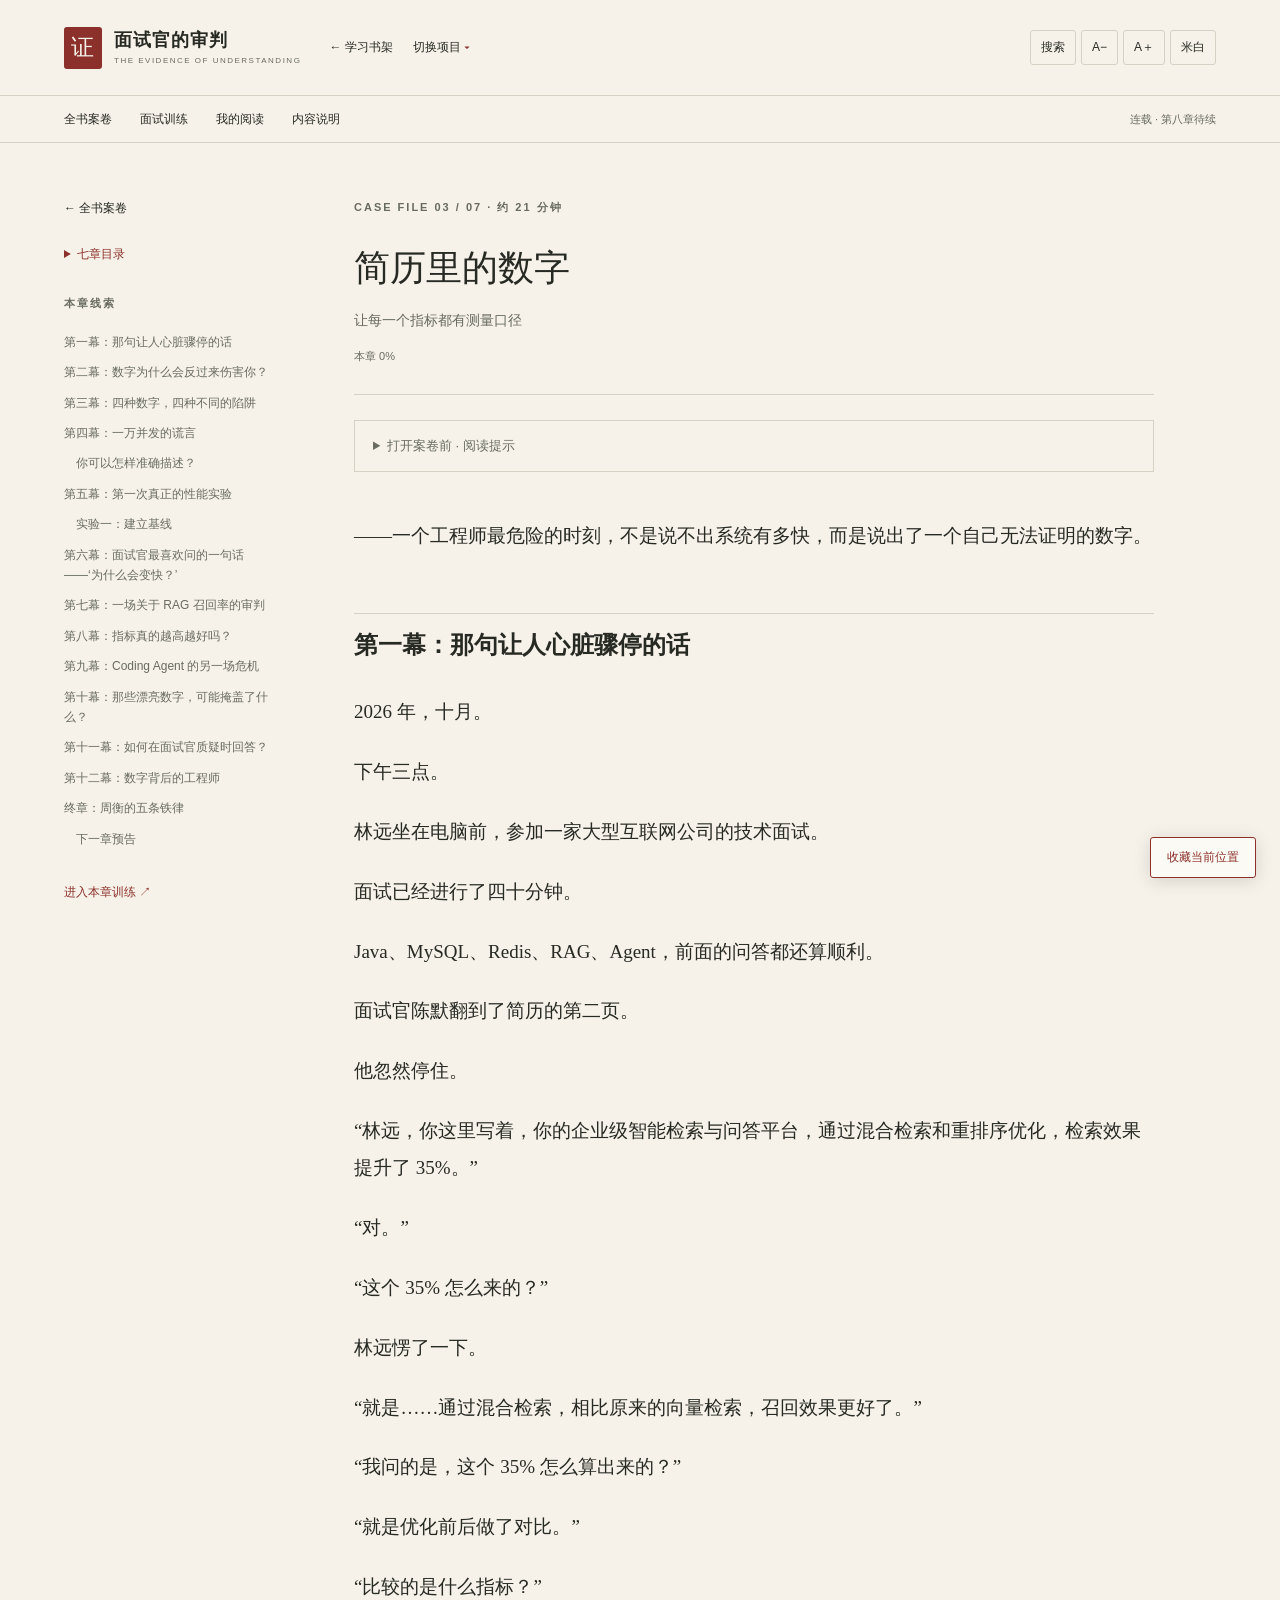
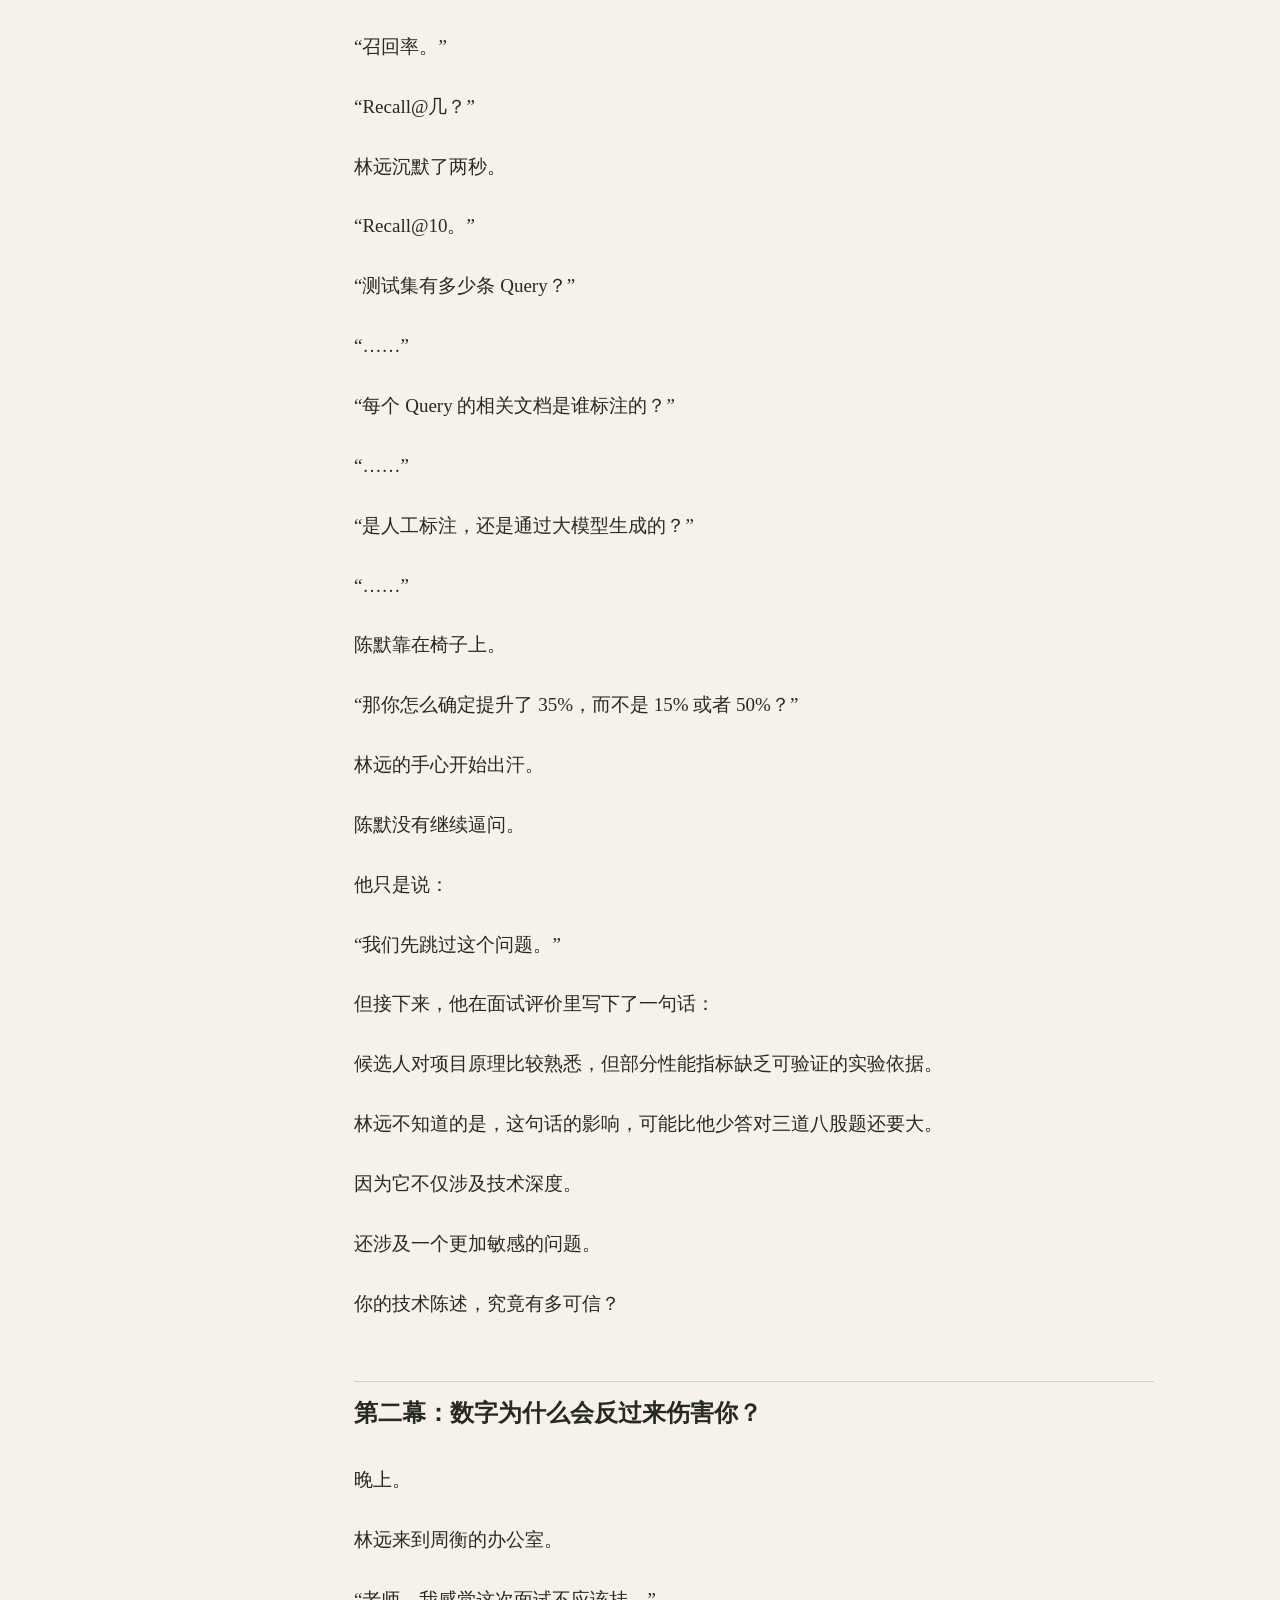
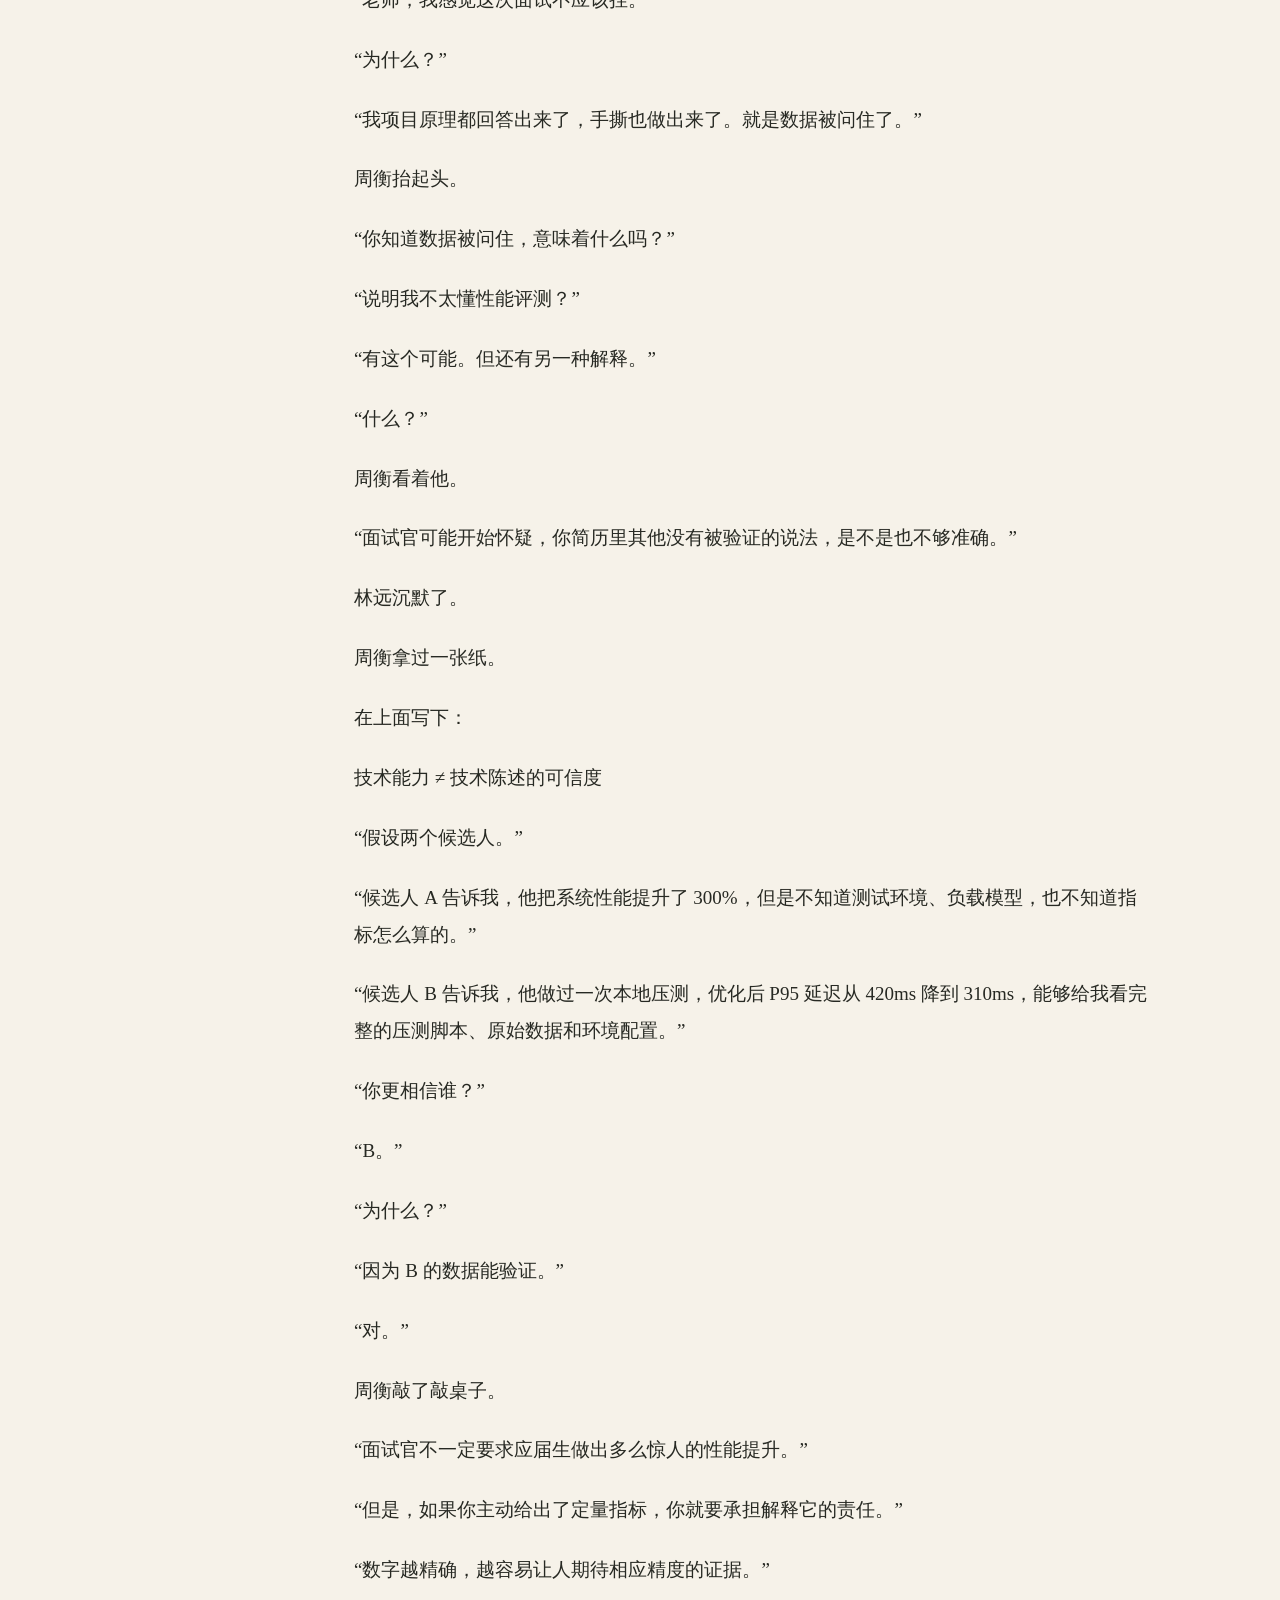
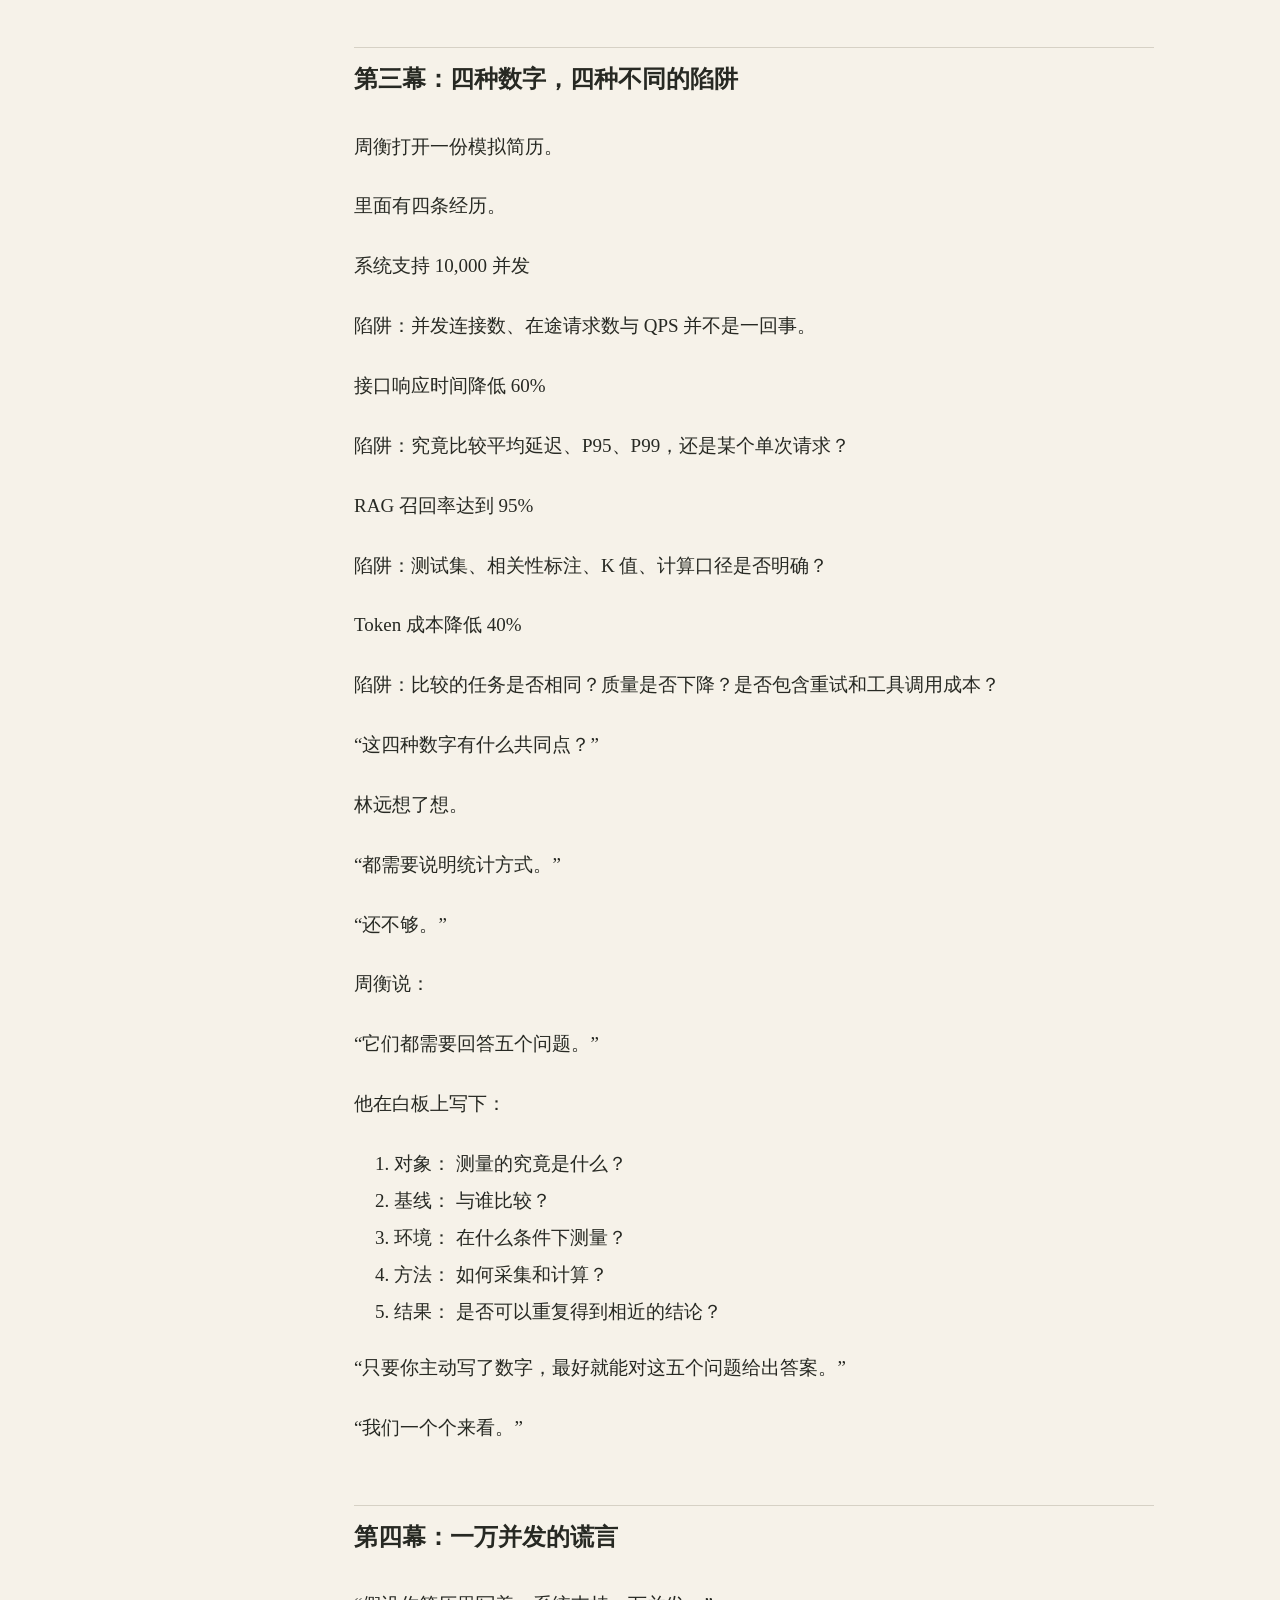
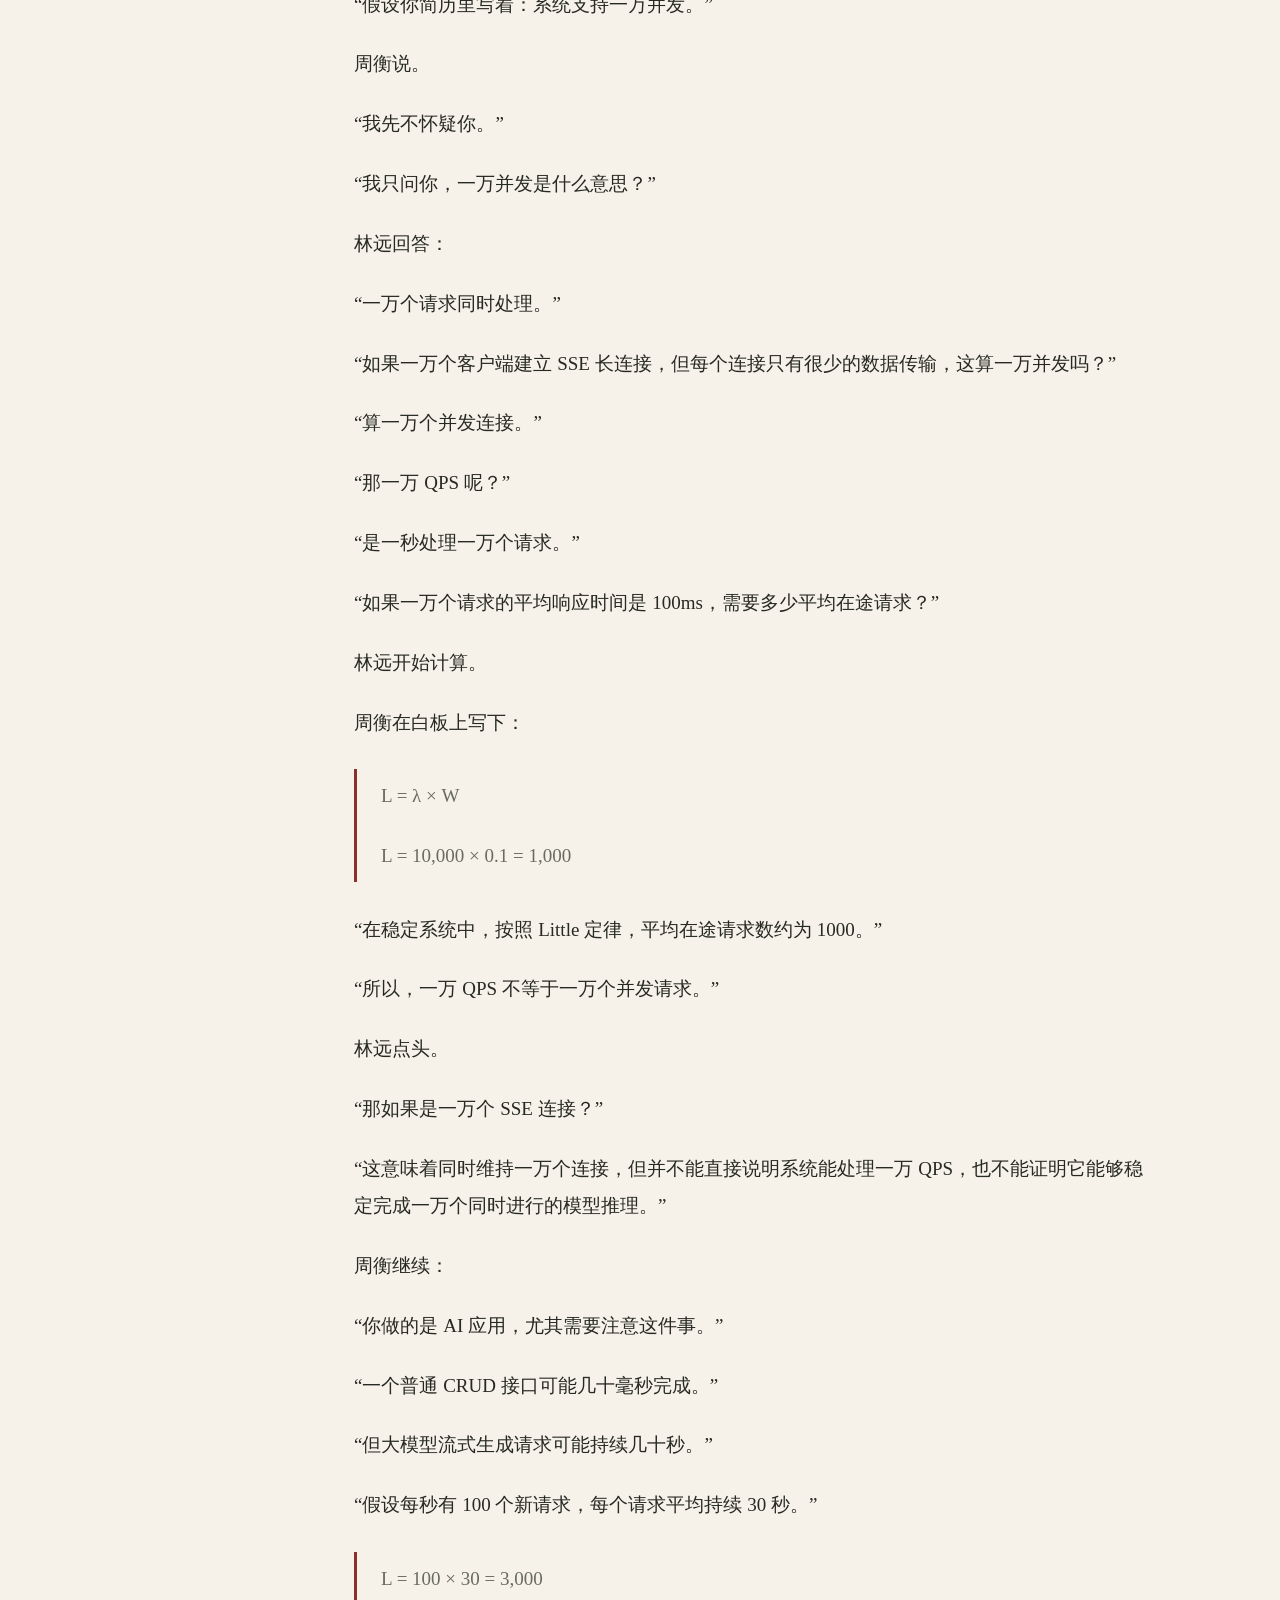
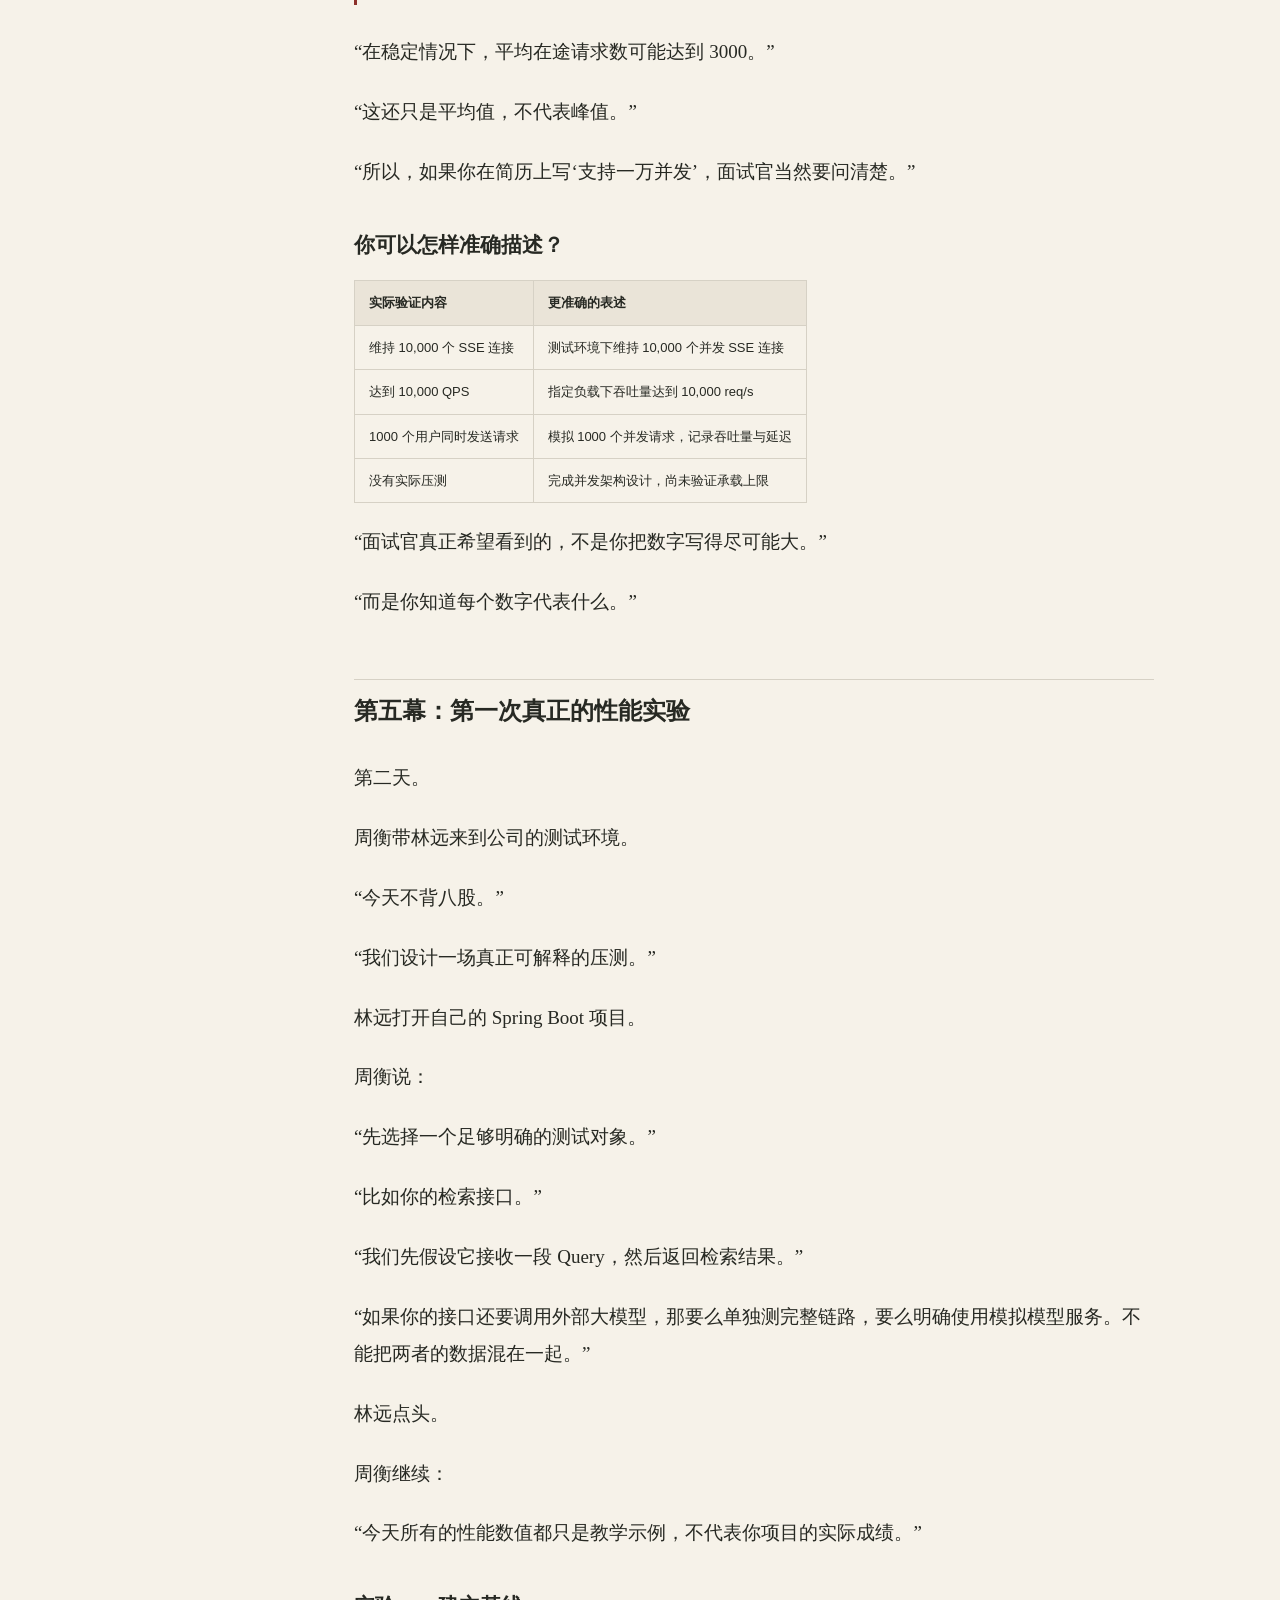
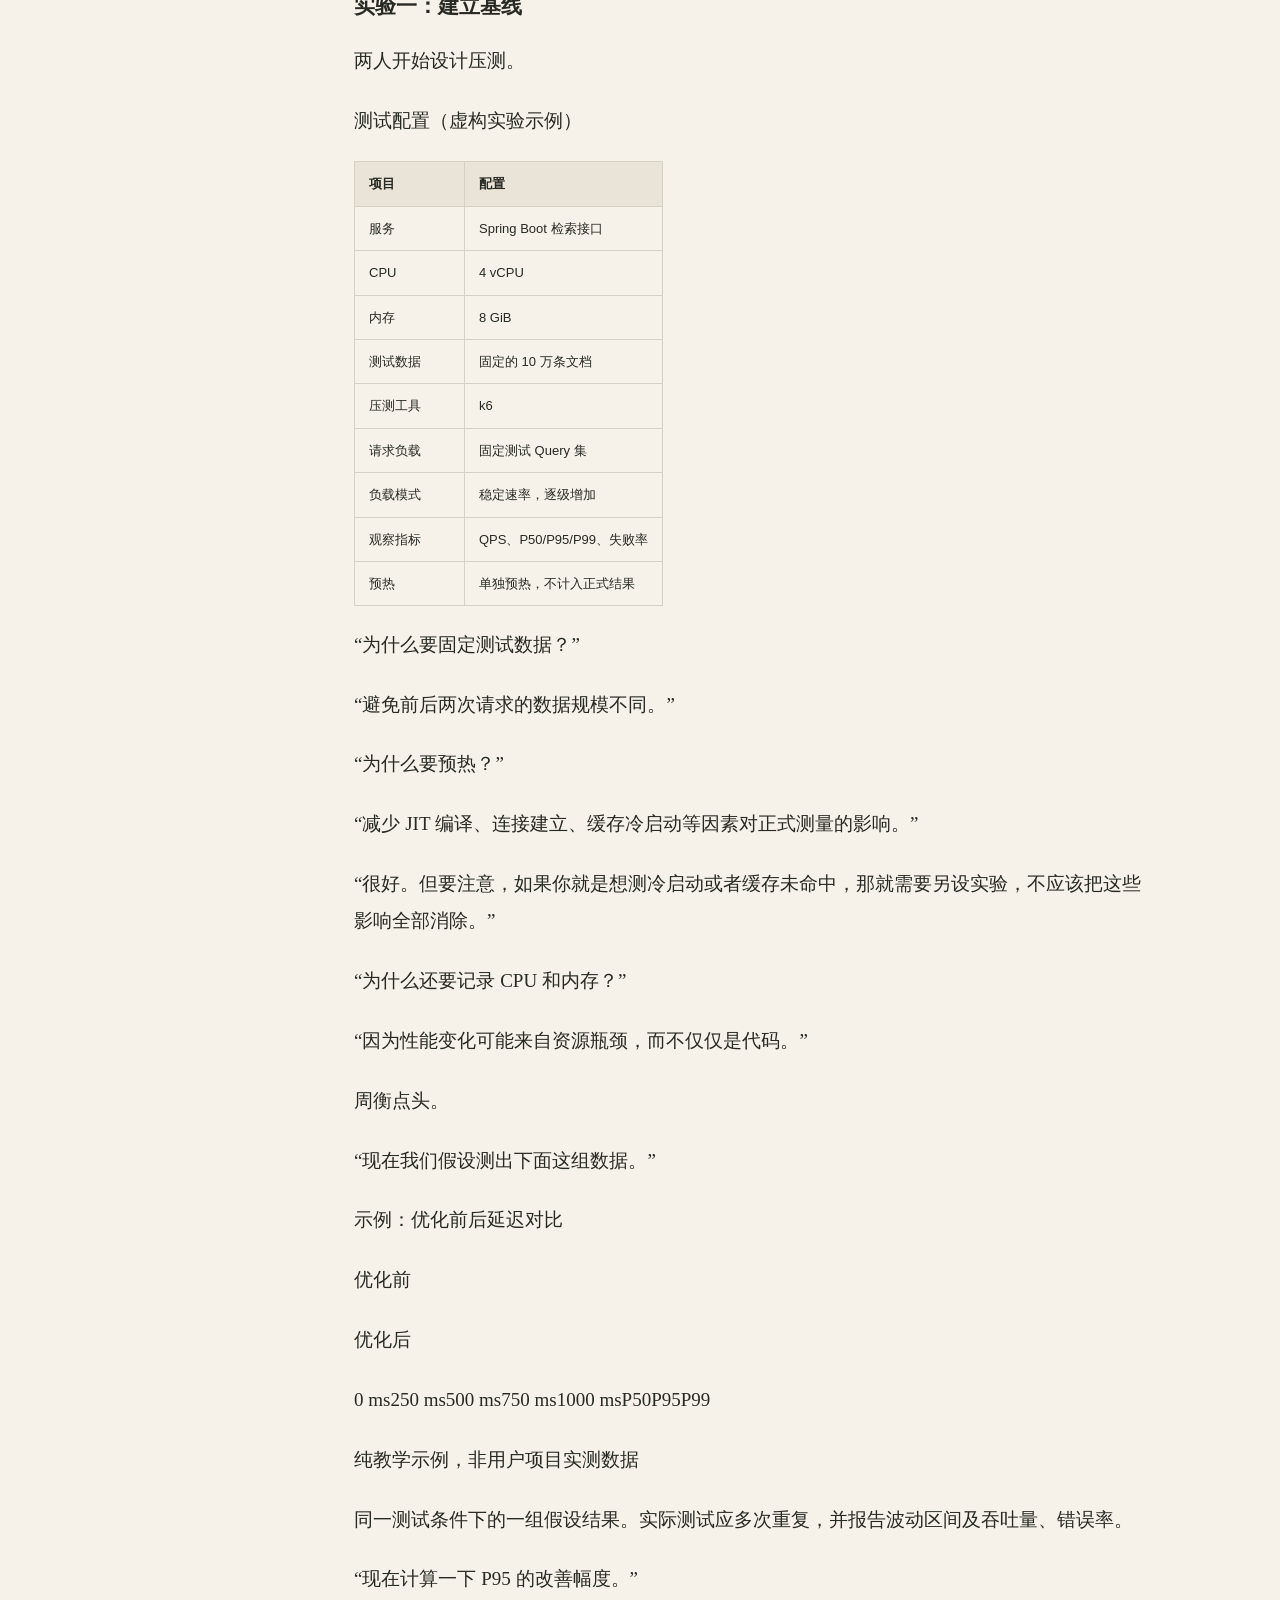
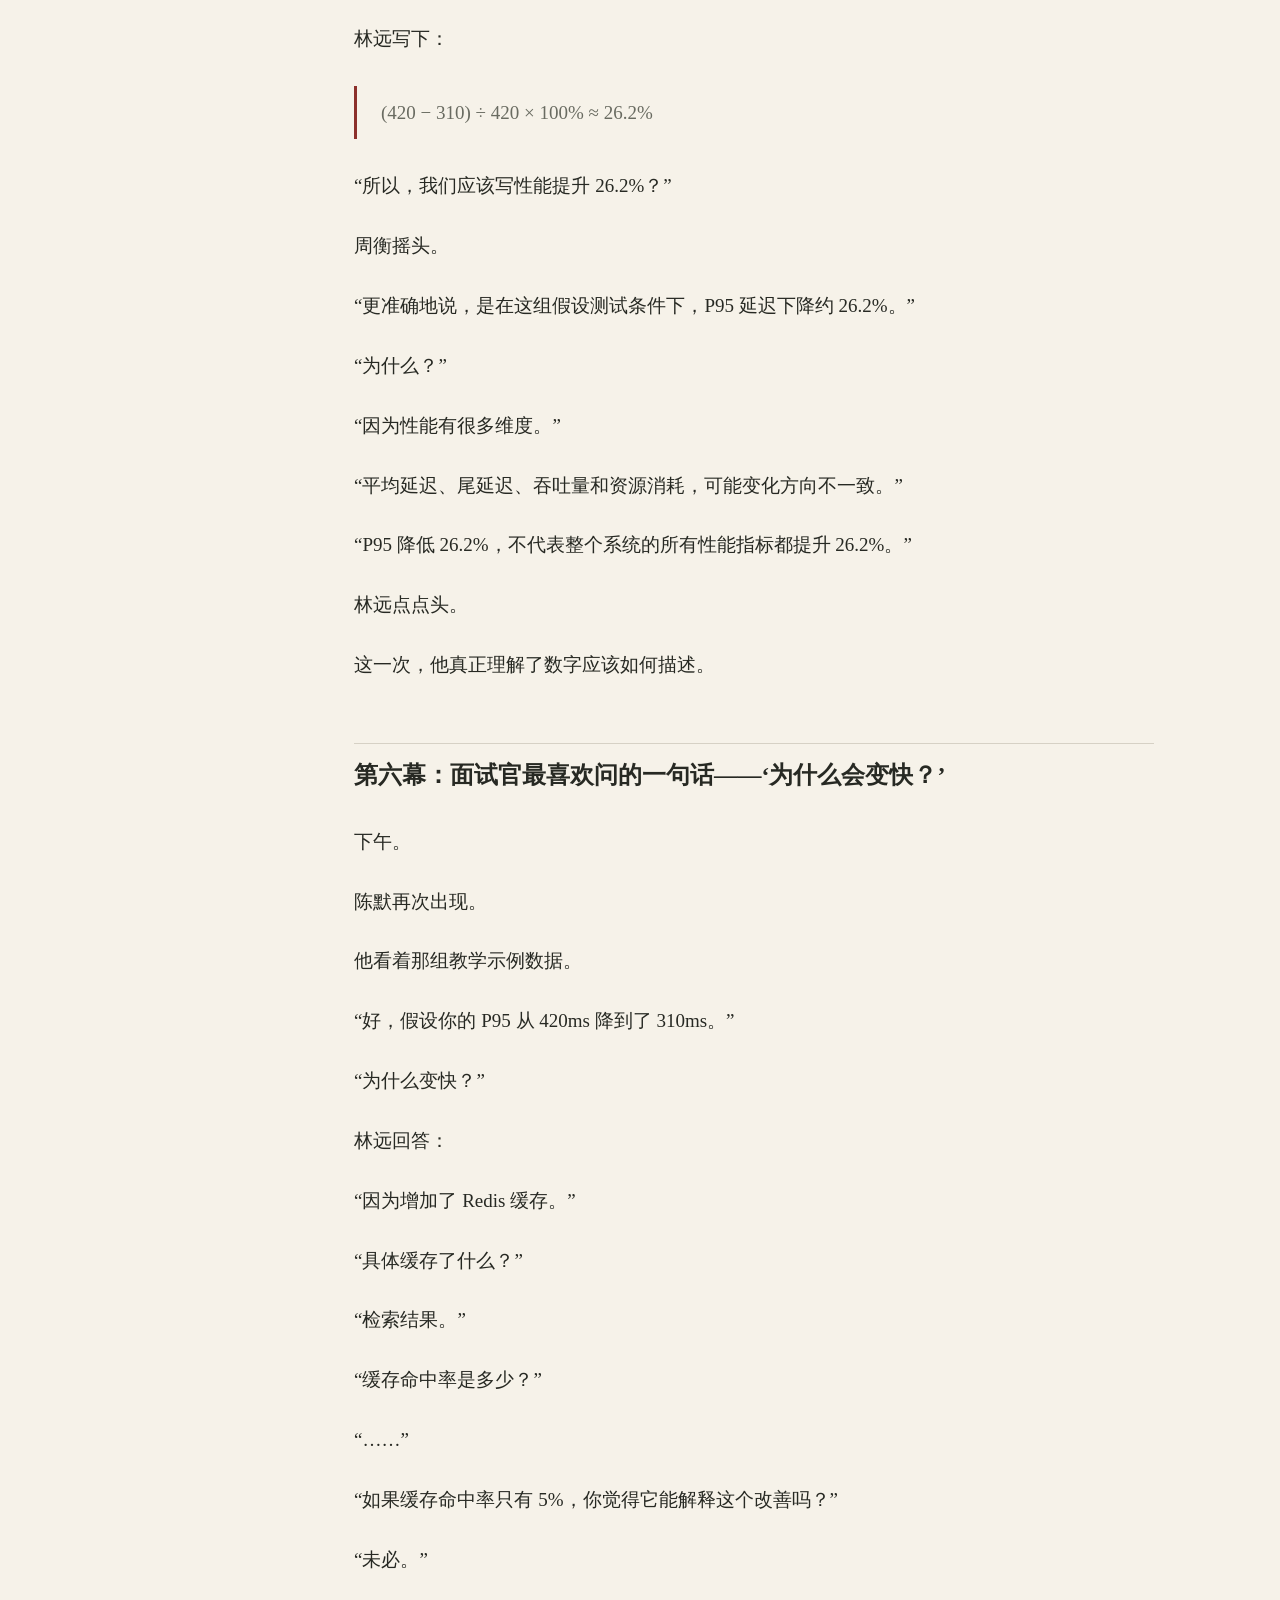
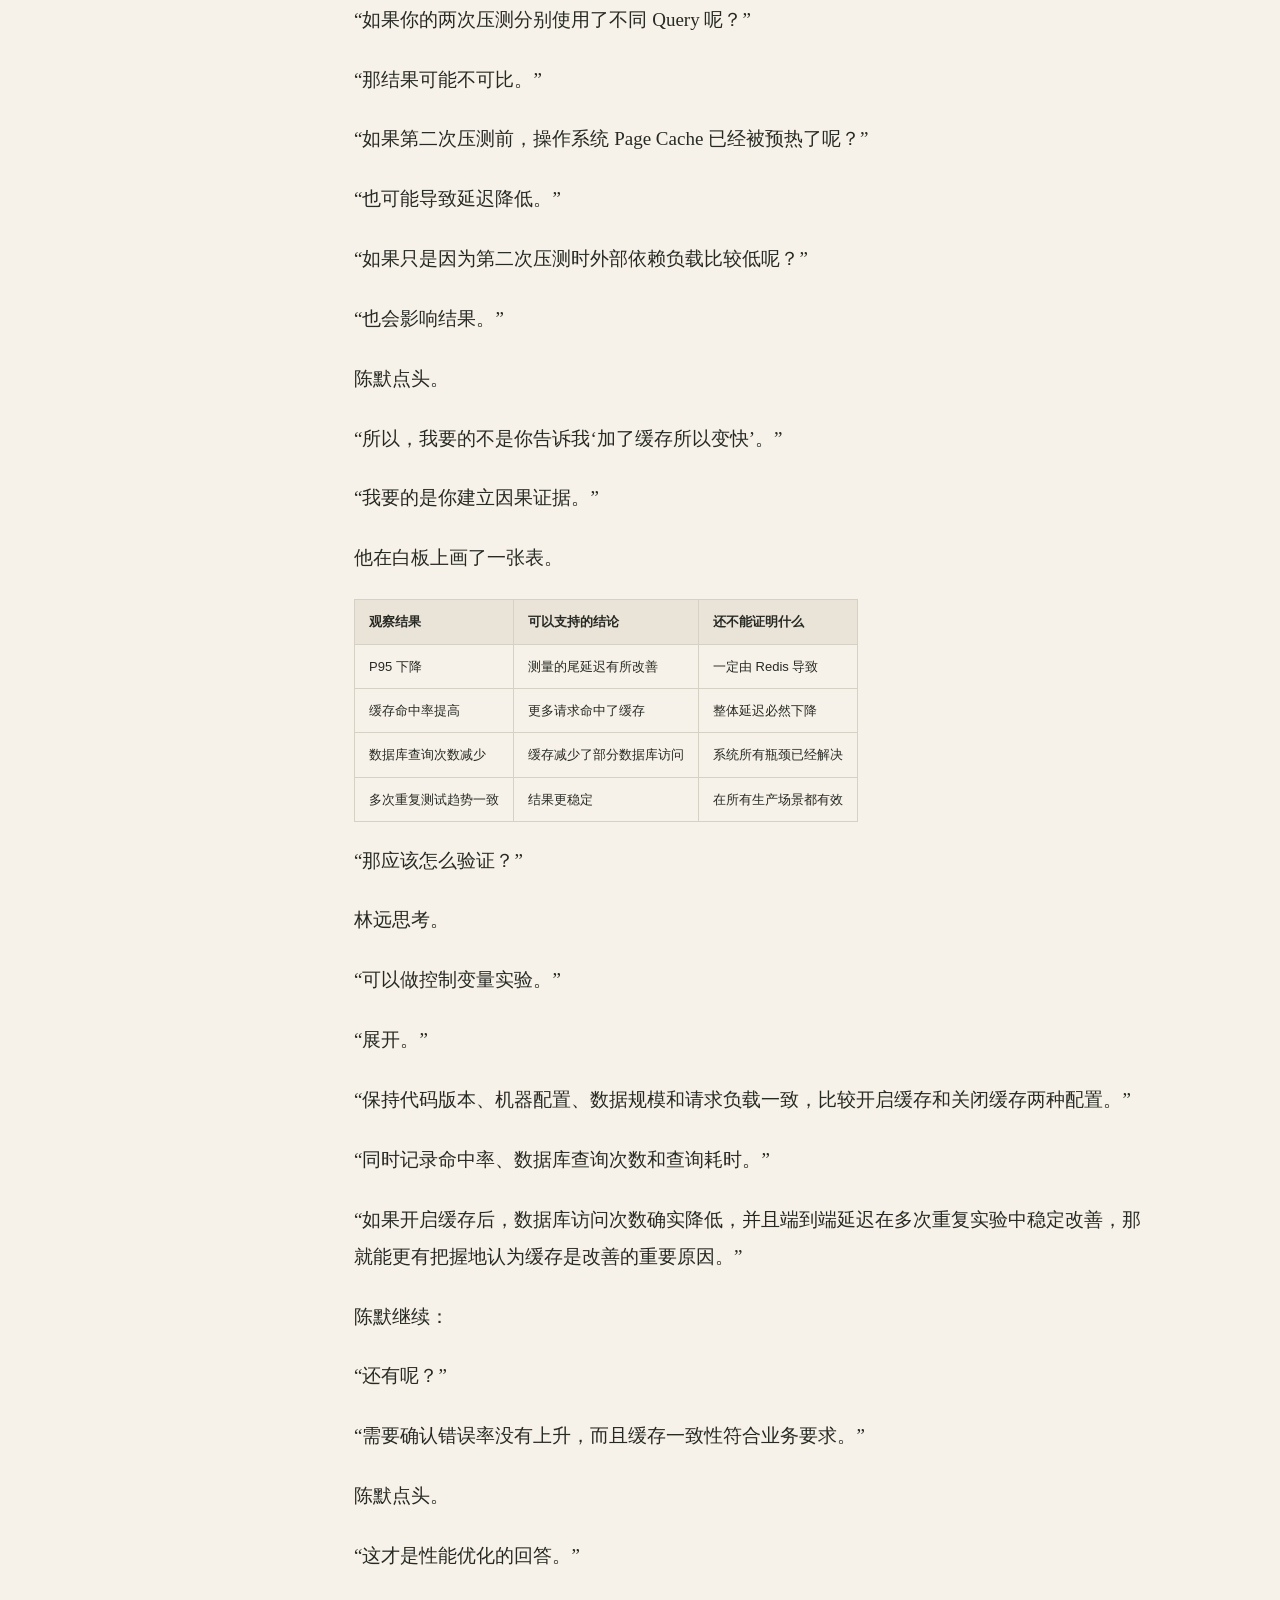
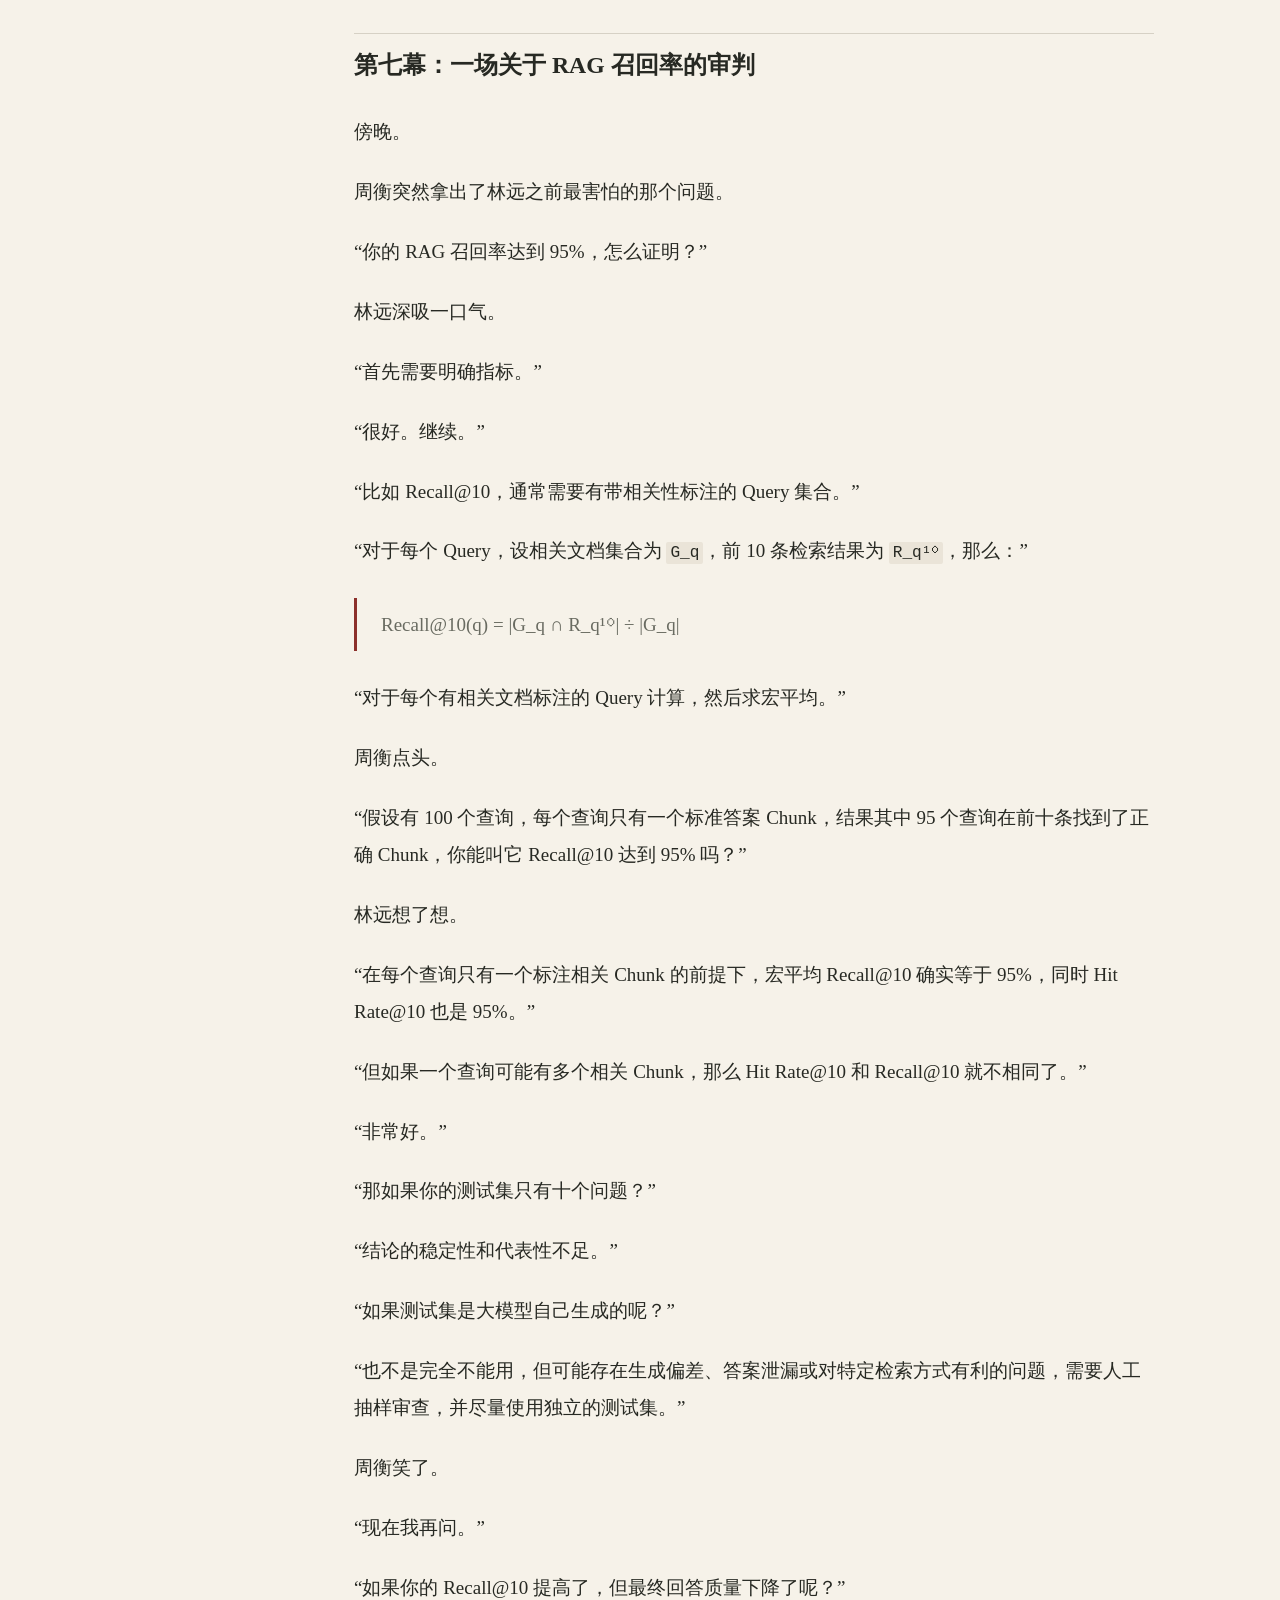
<file: docs/chapter-03.html>
<!doctype html>
<html lang="zh-CN"><head><meta charset="utf-8"><meta name="viewport" content="width=device-width,initial-scale=1"><meta name="color-scheme" content="light dark"><meta name="description" content="面试官的审判：七章技术面试小说，七组本地训练。从知道到讲清楚，让真实能力有据可循。"><title>简历里的数字 · 面试官的审判</title><script>try{let t=localStorage.getItem('interview-proof-theme');document.documentElement.dataset.theme=['light','white','dark'].includes(t)?t:'light';document.documentElement.style.setProperty('--reading-size',Math.max(16,Math.min(26,Number(localStorage.getItem('interview-proof-size'))||19))+'px')}catch(e){}</script><link rel="icon" href="favicon.svg" type="image/svg+xml"><link rel="stylesheet" href="style.css"><script src="app.js" defer></script><script src="training.js" defer></script></head>
<body data-chapter="3"><a class="skip" href="#main">跳到正文</a><div id="progress" aria-hidden="true"></div><header class="site-header"><a class="brand" href="index.html"><span class="brand-seal" aria-hidden="true">证</span><span>面试官的审判<small>THE EVIDENCE OF UNDERSTANDING</small></span></a><nav class="shelf-nav" aria-label="学习项目导航"><a class="shelf-home" href="/">← 学习书架</a><details class="shelf-switch"><summary>切换项目</summary><div class="shelf-menu"><a href="/pytorch-apprentice/">PyTorch：炼金术士的学徒</a><a href="/ai-era-reader/">AI 纪元</a><a href="/data-empire-reader/">数据帝国</a><a href="/rag-empire-reader/">RAG 帝国</a><a href="/system-design-reader/">系统设计</a><a href="/online-troubleshooting-reader/">生产环境</a><a href="/coding-agent-reader/">Agent 帝国</a><a href="/interview-proof-reader/" aria-current="page">面试官的审判</a><a href="/langchain-empire-reader/">LangChain 帝国</a></div></details></nav><div class="controls"><button id="search-open" title="搜索全书（/）">搜索</button><button id="smaller" aria-label="缩小字号">A−</button><button id="larger" aria-label="增大字号">A＋</button><button id="theme" aria-label="切换阅读背景">米白</button></div></header>
<nav class="section-nav" aria-label="本书导航"><a href="index.html">全书案卷</a><a href="practice.html">面试训练</a><a href="reading.html">我的阅读</a><a href="editorial.html">内容说明</a><span>连载 · 第八章待续</span></nav>
<div class="reader-layout"><aside class="reader-aside"><a href="index.html">← 全书案卷</a><details class="book-toc"><summary>七章目录</summary><nav><a href="chapter-01.html"><span>01</span> 你知道，不代表他知道</a><a href="chapter-02.html"><span>02</span> 追问陷阱</a><a href="chapter-03.html" aria-current="page"><span>03</span> 简历里的数字</a><a href="chapter-04.html"><span>04</span> 黄金九十秒</a><a href="chapter-05.html"><span>05</span> 反问的艺术</a><a href="chapter-06.html"><span>06</span> 被记住的人</a><a href="chapter-07.html"><span>07</span> 压力面试</a></nav></details><p class="eyebrow">本章线索</p><div class="toc">
<ul>
<li><a href="#_1">第一幕：那句让人心脏骤停的话</a></li>
<li><a href="#_2">第二幕：数字为什么会反过来伤害你？</a></li>
<li><a href="#_3">第三幕：四种数字，四种不同的陷阱</a></li>
<li><a href="#_4">第四幕：一万并发的谎言</a><ul>
<li><a href="#_5">你可以怎样准确描述？</a></li>
</ul>
</li>
<li><a href="#_6">第五幕：第一次真正的性能实验</a><ul>
<li><a href="#_7">实验一：建立基线</a></li>
</ul>
</li>
<li><a href="#_8">第六幕：面试官最喜欢问的一句话——‘为什么会变快？’</a></li>
<li><a href="#rag">第七幕：一场关于 RAG 召回率的审判</a></li>
<li><a href="#_9">第八幕：指标真的越高越好吗？</a></li>
<li><a href="#coding-agent">第九幕：Coding Agent 的另一场危机</a></li>
<li><a href="#_10">第十幕：那些漂亮数字，可能掩盖了什么？</a></li>
<li><a href="#_11">第十一幕：如何在面试官质疑时回答？</a></li>
<li><a href="#_12">第十二幕：数字背后的工程师</a></li>
<li><a href="#_13">终章：周衡的五条铁律</a><ul>
<li><a href="#_14">下一章预告</a></li>
</ul>
</li>
</ul>
</div>
<a class="aside-training" href="practice.html#metrics">进入本章训练 ↗</a></aside><main id="main" class="chapter-main"><div class="chapter-heading"><p class="eyebrow">CASE FILE 03 / 07 · 约 21 分钟</p><h1>简历里的数字</h1><p class="chapter-subtitle">让每一个指标都有测量口径</p><div class="chapter-tools"><button id="bookmark" aria-pressed="false">收藏当前位置</button><span id="read-status" role="status"></span></div></div><details class="mobile-toc"><summary>章节与本章目录</summary><nav class="book-links"><a href="chapter-01.html"><span>01</span> 你知道，不代表他知道</a><a href="chapter-02.html"><span>02</span> 追问陷阱</a><a href="chapter-03.html" aria-current="page"><span>03</span> 简历里的数字</a><a href="chapter-04.html"><span>04</span> 黄金九十秒</a><a href="chapter-05.html"><span>05</span> 反问的艺术</a><a href="chapter-06.html"><span>06</span> 被记住的人</a><a href="chapter-07.html"><span>07</span> 压力面试</a></nav><div class="toc">
<ul>
<li><a href="#_1">第一幕：那句让人心脏骤停的话</a></li>
<li><a href="#_2">第二幕：数字为什么会反过来伤害你？</a></li>
<li><a href="#_3">第三幕：四种数字，四种不同的陷阱</a></li>
<li><a href="#_4">第四幕：一万并发的谎言</a><ul>
<li><a href="#_5">你可以怎样准确描述？</a></li>
</ul>
</li>
<li><a href="#_6">第五幕：第一次真正的性能实验</a><ul>
<li><a href="#_7">实验一：建立基线</a></li>
</ul>
</li>
<li><a href="#_8">第六幕：面试官最喜欢问的一句话——‘为什么会变快？’</a></li>
<li><a href="#rag">第七幕：一场关于 RAG 召回率的审判</a></li>
<li><a href="#_9">第八幕：指标真的越高越好吗？</a></li>
<li><a href="#coding-agent">第九幕：Coding Agent 的另一场危机</a></li>
<li><a href="#_10">第十幕：那些漂亮数字，可能掩盖了什么？</a></li>
<li><a href="#_11">第十一幕：如何在面试官质疑时回答？</a></li>
<li><a href="#_12">第十二幕：数字背后的工程师</a></li>
<li><a href="#_13">终章：周衡的五条铁律</a><ul>
<li><a href="#_14">下一章预告</a></li>
</ul>
</li>
</ul>
</div>
</details><details class="editor-note"><summary>打开案卷前 · 阅读提示</summary><p>本章数字均为虚构教学示例。Little 定律适用于稳定系统的长期平均量，不能把任意峰值直接代入。</p></details><article><p>——一个工程师最危险的时刻，不是说不出系统有多快，而是说出了一个自己无法证明的数字。</p>
<h2 id="_1">第一幕：那句让人心脏骤停的话</h2>
<p>2026 年，十月。</p>
<p>下午三点。</p>
<p>林远坐在电脑前，参加一家大型互联网公司的技术面试。</p>
<p>面试已经进行了四十分钟。</p>
<p>Java、MySQL、Redis、RAG、Agent，前面的问答都还算顺利。</p>
<p>面试官陈默翻到了简历的第二页。</p>
<p>他忽然停住。</p>
<p>“林远，你这里写着，你的企业级智能检索与问答平台，通过混合检索和重排序优化，检索效果提升了 35%。”</p>
<p>“对。”</p>
<p>“这个 35% 怎么来的？”</p>
<p>林远愣了一下。</p>
<p>“就是……通过混合检索，相比原来的向量检索，召回效果更好了。”</p>
<p>“我问的是，这个 35% 怎么算出来的？”</p>
<p>“就是优化前后做了对比。”</p>
<p>“比较的是什么指标？”</p>
<p>“召回率。”</p>
<p>“Recall@几？”</p>
<p>林远沉默了两秒。</p>
<p>“Recall@10。”</p>
<p>“测试集有多少条 Query？”</p>
<p>“……”</p>
<p>“每个 Query 的相关文档是谁标注的？”</p>
<p>“……”</p>
<p>“是人工标注，还是通过大模型生成的？”</p>
<p>“……”</p>
<p>陈默靠在椅子上。</p>
<p>“那你怎么确定提升了 35%，而不是 15% 或者 50%？”</p>
<p>林远的手心开始出汗。</p>
<p>陈默没有继续逼问。</p>
<p>他只是说：</p>
<p>“我们先跳过这个问题。”</p>
<p>但接下来，他在面试评价里写下了一句话：</p>
<p>候选人对项目原理比较熟悉，但部分性能指标缺乏可验证的实验依据。</p>
<p>林远不知道的是，这句话的影响，可能比他少答对三道八股题还要大。</p>
<p>因为它不仅涉及技术深度。</p>
<p>还涉及一个更加敏感的问题。</p>
<p>你的技术陈述，究竟有多可信？</p>
<h2 id="_2">第二幕：数字为什么会反过来伤害你？</h2>
<p>晚上。</p>
<p>林远来到周衡的办公室。</p>
<p>“老师，我感觉这次面试不应该挂。”</p>
<p>“为什么？”</p>
<p>“我项目原理都回答出来了，手撕也做出来了。就是数据被问住了。”</p>
<p>周衡抬起头。</p>
<p>“你知道数据被问住，意味着什么吗？”</p>
<p>“说明我不太懂性能评测？”</p>
<p>“有这个可能。但还有另一种解释。”</p>
<p>“什么？”</p>
<p>周衡看着他。</p>
<p>“面试官可能开始怀疑，你简历里其他没有被验证的说法，是不是也不够准确。”</p>
<p>林远沉默了。</p>
<p>周衡拿过一张纸。</p>
<p>在上面写下：</p>
<p>技术能力 ≠ 技术陈述的可信度</p>
<p>“假设两个候选人。”</p>
<p>“候选人 A 告诉我，他把系统性能提升了 300%，但是不知道测试环境、负载模型，也不知道指标怎么算的。”</p>
<p>“候选人 B 告诉我，他做过一次本地压测，优化后 P95 延迟从 420ms 降到 310ms，能够给我看完整的压测脚本、原始数据和环境配置。”</p>
<p>“你更相信谁？”</p>
<p>“B。”</p>
<p>“为什么？”</p>
<p>“因为 B 的数据能验证。”</p>
<p>“对。”</p>
<p>周衡敲了敲桌子。</p>
<p>“面试官不一定要求应届生做出多么惊人的性能提升。”</p>
<p>“但是，如果你主动给出了定量指标，你就要承担解释它的责任。”</p>
<p>“数字越精确，越容易让人期待相应精度的证据。”</p>
<h2 id="_3">第三幕：四种数字，四种不同的陷阱</h2>
<p>周衡打开一份模拟简历。</p>
<p>里面有四条经历。</p>
<p>系统支持 10,000 并发</p>
<p>陷阱：并发连接数、在途请求数与 QPS 并不是一回事。</p>
<p>接口响应时间降低 60%</p>
<p>陷阱：究竟比较平均延迟、P95、P99，还是某个单次请求？</p>
<p>RAG 召回率达到 95%</p>
<p>陷阱：测试集、相关性标注、K 值、计算口径是否明确？</p>
<p>Token 成本降低 40%</p>
<p>陷阱：比较的任务是否相同？质量是否下降？是否包含重试和工具调用成本？</p>
<p>“这四种数字有什么共同点？”</p>
<p>林远想了想。</p>
<p>“都需要说明统计方式。”</p>
<p>“还不够。”</p>
<p>周衡说：</p>
<p>“它们都需要回答五个问题。”</p>
<p>他在白板上写下：</p>
<ol>
<li>对象： 测量的究竟是什么？</li>
<li>基线： 与谁比较？</li>
<li>环境： 在什么条件下测量？</li>
<li>方法： 如何采集和计算？</li>
<li>结果： 是否可以重复得到相近的结论？</li>
</ol>
<p>“只要你主动写了数字，最好就能对这五个问题给出答案。”</p>
<p>“我们一个个来看。”</p>
<h2 id="_4">第四幕：一万并发的谎言</h2>
<p>“假设你简历里写着：系统支持一万并发。”</p>
<p>周衡说。</p>
<p>“我先不怀疑你。”</p>
<p>“我只问你，一万并发是什么意思？”</p>
<p>林远回答：</p>
<p>“一万个请求同时处理。”</p>
<p>“如果一万个客户端建立 SSE 长连接，但每个连接只有很少的数据传输，这算一万并发吗？”</p>
<p>“算一万个并发连接。”</p>
<p>“那一万 QPS 呢？”</p>
<p>“是一秒处理一万个请求。”</p>
<p>“如果一万个请求的平均响应时间是 100ms，需要多少平均在途请求？”</p>
<p>林远开始计算。</p>
<p>周衡在白板上写下：</p>
<blockquote>
<p>L = λ × W</p>
<p>L = 10,000 × 0.1 = 1,000</p>
</blockquote>
<p>“在稳定系统中，按照 Little 定律，平均在途请求数约为 1000。”</p>
<p>“所以，一万 QPS 不等于一万个并发请求。”</p>
<p>林远点头。</p>
<p>“那如果是一万个 SSE 连接？”</p>
<p>“这意味着同时维持一万个连接，但并不能直接说明系统能处理一万 QPS，也不能证明它能够稳定完成一万个同时进行的模型推理。”</p>
<p>周衡继续：</p>
<p>“你做的是 AI 应用，尤其需要注意这件事。”</p>
<p>“一个普通 CRUD 接口可能几十毫秒完成。”</p>
<p>“但大模型流式生成请求可能持续几十秒。”</p>
<p>“假设每秒有 100 个新请求，每个请求平均持续 30 秒。”</p>
<blockquote>
<p>L = 100 × 30 = 3,000</p>
</blockquote>
<p>“在稳定情况下，平均在途请求数可能达到 3000。”</p>
<p>“这还只是平均值，不代表峰值。”</p>
<p>“所以，如果你在简历上写‘支持一万并发’，面试官当然要问清楚。”</p>
<h3 id="_5">你可以怎样准确描述？</h3>
<table>
<thead>
<tr>
<th>实际验证内容</th>
<th>更准确的表述</th>
</tr>
</thead>
<tbody>
<tr>
<td>维持 10,000 个 SSE 连接</td>
<td>测试环境下维持 10,000 个并发 SSE 连接</td>
</tr>
<tr>
<td>达到 10,000 QPS</td>
<td>指定负载下吞吐量达到 10,000 req/s</td>
</tr>
<tr>
<td>1000 个用户同时发送请求</td>
<td>模拟 1000 个并发请求，记录吞吐量与延迟</td>
</tr>
<tr>
<td>没有实际压测</td>
<td>完成并发架构设计，尚未验证承载上限</td>
</tr>
</tbody>
</table>
<p>“面试官真正希望看到的，不是你把数字写得尽可能大。”</p>
<p>“而是你知道每个数字代表什么。”</p>
<h2 id="_6">第五幕：第一次真正的性能实验</h2>
<p>第二天。</p>
<p>周衡带林远来到公司的测试环境。</p>
<p>“今天不背八股。”</p>
<p>“我们设计一场真正可解释的压测。”</p>
<p>林远打开自己的 Spring Boot 项目。</p>
<p>周衡说：</p>
<p>“先选择一个足够明确的测试对象。”</p>
<p>“比如你的检索接口。”</p>
<p>“我们先假设它接收一段 Query，然后返回检索结果。”</p>
<p>“如果你的接口还要调用外部大模型，那要么单独测完整链路，要么明确使用模拟模型服务。不能把两者的数据混在一起。”</p>
<p>林远点头。</p>
<p>周衡继续：</p>
<p>“今天所有的性能数值都只是教学示例，不代表你项目的实际成绩。”</p>
<h3 id="_7">实验一：建立基线</h3>
<p>两人开始设计压测。</p>
<p>测试配置（虚构实验示例）</p>
<table>
<thead>
<tr>
<th>项目</th>
<th>配置</th>
</tr>
</thead>
<tbody>
<tr>
<td>服务</td>
<td>Spring Boot 检索接口</td>
</tr>
<tr>
<td>CPU</td>
<td>4 vCPU</td>
</tr>
<tr>
<td>内存</td>
<td>8 GiB</td>
</tr>
<tr>
<td>测试数据</td>
<td>固定的 10 万条文档</td>
</tr>
<tr>
<td>压测工具</td>
<td>k6</td>
</tr>
<tr>
<td>请求负载</td>
<td>固定测试 Query 集</td>
</tr>
<tr>
<td>负载模式</td>
<td>稳定速率，逐级增加</td>
</tr>
<tr>
<td>观察指标</td>
<td>QPS、P50/P95/P99、失败率</td>
</tr>
<tr>
<td>预热</td>
<td>单独预热，不计入正式结果</td>
</tr>
</tbody>
</table>
<p>“为什么要固定测试数据？”</p>
<p>“避免前后两次请求的数据规模不同。”</p>
<p>“为什么要预热？”</p>
<p>“减少 JIT 编译、连接建立、缓存冷启动等因素对正式测量的影响。”</p>
<p>“很好。但要注意，如果你就是想测冷启动或者缓存未命中，那就需要另设实验，不应该把这些影响全部消除。”</p>
<p>“为什么还要记录 CPU 和内存？”</p>
<p>“因为性能变化可能来自资源瓶颈，而不仅仅是代码。”</p>
<p>周衡点头。</p>
<p>“现在我们假设测出下面这组数据。”</p>
<p>示例：优化前后延迟对比</p>
<p>优化前</p>
<p>优化后</p>
<p>0 ms250 ms500 ms750 ms1000 msP50P95P99</p>
<p>纯教学示例，非用户项目实测数据</p>
<p>同一测试条件下的一组假设结果。实际测试应多次重复，并报告波动区间及吞吐量、错误率。</p>
<p>“现在计算一下 P95 的改善幅度。”</p>
<p>林远写下：</p>
<blockquote>
<p>(420 − 310) ÷ 420 × 100% ≈ 26.2%</p>
</blockquote>
<p>“所以，我们应该写性能提升 26.2%？”</p>
<p>周衡摇头。</p>
<p>“更准确地说，是在这组假设测试条件下，P95 延迟下降约 26.2%。”</p>
<p>“为什么？”</p>
<p>“因为性能有很多维度。”</p>
<p>“平均延迟、尾延迟、吞吐量和资源消耗，可能变化方向不一致。”</p>
<p>“P95 降低 26.2%，不代表整个系统的所有性能指标都提升 26.2%。”</p>
<p>林远点点头。</p>
<p>这一次，他真正理解了数字应该如何描述。</p>
<h2 id="_8">第六幕：面试官最喜欢问的一句话——‘为什么会变快？’</h2>
<p>下午。</p>
<p>陈默再次出现。</p>
<p>他看着那组教学示例数据。</p>
<p>“好，假设你的 P95 从 420ms 降到了 310ms。”</p>
<p>“为什么变快？”</p>
<p>林远回答：</p>
<p>“因为增加了 Redis 缓存。”</p>
<p>“具体缓存了什么？”</p>
<p>“检索结果。”</p>
<p>“缓存命中率是多少？”</p>
<p>“……”</p>
<p>“如果缓存命中率只有 5%，你觉得它能解释这个改善吗？”</p>
<p>“未必。”</p>
<p>“如果你的两次压测分别使用了不同 Query 呢？”</p>
<p>“那结果可能不可比。”</p>
<p>“如果第二次压测前，操作系统 Page Cache 已经被预热了呢？”</p>
<p>“也可能导致延迟降低。”</p>
<p>“如果只是因为第二次压测时外部依赖负载比较低呢？”</p>
<p>“也会影响结果。”</p>
<p>陈默点头。</p>
<p>“所以，我要的不是你告诉我‘加了缓存所以变快’。”</p>
<p>“我要的是你建立因果证据。”</p>
<p>他在白板上画了一张表。</p>
<table>
<thead>
<tr>
<th>观察结果</th>
<th>可以支持的结论</th>
<th>还不能证明什么</th>
</tr>
</thead>
<tbody>
<tr>
<td>P95 下降</td>
<td>测量的尾延迟有所改善</td>
<td>一定由 Redis 导致</td>
</tr>
<tr>
<td>缓存命中率提高</td>
<td>更多请求命中了缓存</td>
<td>整体延迟必然下降</td>
</tr>
<tr>
<td>数据库查询次数减少</td>
<td>缓存减少了部分数据库访问</td>
<td>系统所有瓶颈已经解决</td>
</tr>
<tr>
<td>多次重复测试趋势一致</td>
<td>结果更稳定</td>
<td>在所有生产场景都有效</td>
</tr>
</tbody>
</table>
<p>“那应该怎么验证？”</p>
<p>林远思考。</p>
<p>“可以做控制变量实验。”</p>
<p>“展开。”</p>
<p>“保持代码版本、机器配置、数据规模和请求负载一致，比较开启缓存和关闭缓存两种配置。”</p>
<p>“同时记录命中率、数据库查询次数和查询耗时。”</p>
<p>“如果开启缓存后，数据库访问次数确实降低，并且端到端延迟在多次重复实验中稳定改善，那就能更有把握地认为缓存是改善的重要原因。”</p>
<p>陈默继续：</p>
<p>“还有呢？”</p>
<p>“需要确认错误率没有上升，而且缓存一致性符合业务要求。”</p>
<p>陈默点头。</p>
<p>“这才是性能优化的回答。”</p>
<h2 id="rag">第七幕：一场关于 RAG 召回率的审判</h2>
<p>傍晚。</p>
<p>周衡突然拿出了林远之前最害怕的那个问题。</p>
<p>“你的 RAG 召回率达到 95%，怎么证明？”</p>
<p>林远深吸一口气。</p>
<p>“首先需要明确指标。”</p>
<p>“很好。继续。”</p>
<p>“比如 Recall@10，通常需要有带相关性标注的 Query 集合。”</p>
<p>“对于每个 Query，设相关文档集合为 <code>G_q</code>，前 10 条检索结果为 <code>R_q¹⁰</code>，那么：”</p>
<blockquote>
<p>Recall@10(q) = |G_q ∩ R_q¹⁰| ÷ |G_q|</p>
</blockquote>
<p>“对于每个有相关文档标注的 Query 计算，然后求宏平均。”</p>
<p>周衡点头。</p>
<p>“假设有 100 个查询，每个查询只有一个标准答案 Chunk，结果其中 95 个查询在前十条找到了正确 Chunk，你能叫它 Recall@10 达到 95% 吗？”</p>
<p>林远想了想。</p>
<p>“在每个查询只有一个标注相关 Chunk 的前提下，宏平均 Recall@10 确实等于 95%，同时 Hit Rate@10 也是 95%。”</p>
<p>“但如果一个查询可能有多个相关 Chunk，那么 Hit Rate@10 和 Recall@10 就不相同了。”</p>
<p>“非常好。”</p>
<p>“那如果你的测试集只有十个问题？”</p>
<p>“结论的稳定性和代表性不足。”</p>
<p>“如果测试集是大模型自己生成的呢？”</p>
<p>“也不是完全不能用，但可能存在生成偏差、答案泄漏或对特定检索方式有利的问题，需要人工抽样审查，并尽量使用独立的测试集。”</p>
<p>周衡笑了。</p>
<p>“现在我再问。”</p>
<p>“如果你的 Recall@10 提高了，但最终回答质量下降了呢？”</p>
<p>林远停顿了一下。</p>
<p>“那说明召回指标不能代表完整 RAG 效果。”</p>
<p>“原因可能是新增召回结果包含更多无关信息，增加了上下文噪声；也可能是 Reranker、Prompt 组织或生成阶段存在问题。”</p>
<p>“所以除了检索指标，还要评估最终答案的准确性、Faithfulness、引用正确性和延迟成本。”</p>
<p>周衡放下笔。</p>
<p>“你终于不再把 RAG 评测当成一个百分比了。”</p>
<h2 id="_9">第八幕：指标真的越高越好吗？</h2>
<p>周衡突然问：</p>
<p>“假设两个 RAG 系统。”</p>
<p>“A 系统 Recall@10 达到 95%，平均响应时间 15 秒。”</p>
<p>“B 系统 Recall@10 达到 92%，平均响应时间 2 秒。”</p>
<p>“你选哪个？”</p>
<p>林远回答：</p>
<p>“要看业务。”</p>
<p>“为什么？”</p>
<p>“如果是需要严格检索证据的专业场景，召回率差异可能更重要；如果是普通企业知识问答，用户对响应速度也非常敏感。”</p>
<p>“而且还需要看 95% 和 92% 的差异是否稳定，以及最终答案质量有没有差异。”</p>
<p>“对。”</p>
<p>周衡说：</p>
<p>“做技术方案，不是为了让某一个数字达到最大。”</p>
<p>“而是优化业务目标下的整体效果。”</p>
<p>他写下：</p>
<blockquote>
<p>方案价值 = f(质量，延迟，成本，可靠性)</p>
</blockquote>
<p>“这是概念表达，并不是让你真的把所有指标直接相加。”</p>
<p>“不同业务，对这些因素的权重完全不同。”</p>
<p>“你知道为什么大厂面试官喜欢问这种问题吗？”</p>
<p>“因为真实工程里没有无限资源？”</p>
<p>“对。”</p>
<p>“所有方案都存在代价。”</p>
<p>“你增加 Reranker，可能改善排序质量，但增加延迟。”</p>
<p>“你增加召回数量，可能改善覆盖率，但也可能引入噪声。”</p>
<p>“你增加缓存，可能降低成本，但需要解决失效和一致性。”</p>
<p>“你增加 Agent 的工具调用次数，可能提高问题解决成功率，但也会增加 Token 成本、执行时间和出错机会。”</p>
<p>“成熟的工程师，不是永远选择最复杂的技术。”</p>
<p>“而是知道什么时候复杂性值得付出。”</p>
<h2 id="coding-agent">第九幕：Coding Agent 的另一场危机</h2>
<p>第二天。</p>
<p>林远准备了一份 Coding Agent 项目介绍。</p>
<p>周衡看着简历上的描述：</p>
<p>“基于大模型的自动代码修复 Agent，可自动定位代码缺陷、验证 Bug 并生成补丁，大幅提升修复效率。”</p>
<p>周衡皱眉。</p>
<p>“这句话有什么问题？”</p>
<p>林远想了想。</p>
<p>“大幅提升修复效率，没有具体指标。”</p>
<p>“还有呢？”</p>
<p>“自动定位、验证和修复也需要明确能力边界。”</p>
<p>“对。”</p>
<p>周衡问：</p>
<p>“如果我要你证明这个 Agent 真的能够修复 Bug，你会怎么设计评测？”</p>
<p>林远思考片刻。</p>
<p>“首先建立一组具有可复现失败测试的 Bug 样本。”</p>
<p>“然后让 Agent 在固定的模型、工具权限、执行环境和预算下，完成定位、补丁生成与验证。”</p>
<p>“对于每个任务，判断最终补丁是否成功通过规定的测试。”</p>
<p>周衡继续：</p>
<p>“只要测试通过，就算成功吗？”</p>
<p>林远摇头。</p>
<p>“不一定。”</p>
<p>“如果测试覆盖不足，Agent 可能只是绕过了失败条件。”</p>
<p>“或者为了让测试通过，直接删除了断言，甚至修改了测试代码。”</p>
<p>“很好。”</p>
<p>“所以你会如何定义成功？”</p>
<p>林远在白板上写下：</p>
<p>Coding Agent 修复效果评测框架</p>
<table>
<thead>
<tr>
<th>维度</th>
<th>关注内容</th>
</tr>
</thead>
<tbody>
<tr>
<td>Bug 复现率</td>
<td>能否在隔离环境复现目标问题</td>
</tr>
<tr>
<td>Patch Validity</td>
<td>补丁能否正确应用、构建</td>
</tr>
<tr>
<td>Test Pass Rate</td>
<td>是否通过指定测试</td>
</tr>
<tr>
<td>Regression</td>
<td>是否引入已检测到的回归问题</td>
</tr>
<tr>
<td>Resolution Rate</td>
<td>经验证真正解决问题的任务比例</td>
</tr>
<tr>
<td>Cost</td>
<td>Token、工具调用、计算资源成本</td>
</tr>
<tr>
<td>Latency</td>
<td>完成任务所需的时间</td>
</tr>
<tr>
<td>Safety</td>
<td>是否越权修改文件、执行危险操作</td>
</tr>
</tbody>
</table>
<p>周衡点头。</p>
<p>“还要明确哪些指标是自动测试结果，哪些需要人工审查。测试通过率不等于真实问题解决率。”</p>
<p>“比如你用了 SWE-bench 类似的评测思想，也需要说清楚你是否真的在对应基准上运行过，不能拿自建小样本测试结果冒充公开基准成绩。”</p>
<p>林远点头。</p>
<p>“那简历应该怎么写？”</p>
<p>“如果你没有实测数字，就不要强行写数字。”</p>
<p>周衡给了他两个版本。</p>
<p>缺少证据的描述</p>
<p>“自主研发高性能 Coding Agent，实现全自动 Bug 修复，修复准确率高达 98%，效率提升 80%。”</p>
<p>有明确工作边界的描述</p>
<p>“参与构建基于大模型的代码缺陷分析与修复链路，围绕仓库代码检索、问题复现、补丁生成及测试验证设计 Agent 工作流，并对失败重试、验证结果和执行安全性进行分析。”</p>
<p>“第二版虽然没有惊人的数字，但前提是真实经历，也完全可以成为不错的项目描述。”</p>
<p>“如果以后有了真实评测，再补充指标。”</p>
<p>“而且最好附带样本量、任务类型和测试环境。”</p>
<h2 id="_10">第十幕：那些漂亮数字，可能掩盖了什么？</h2>
<p>晚上。</p>
<p>周衡给林远看了一份虚构的压测报告。</p>
<p>上面写着：</p>
<p>“系统最高吞吐量：5000 QPS。”</p>
<p>林远看了一眼。</p>
<p>“挺高的。”</p>
<p>“你再看下面。”</p>
<p>报告里还有几项信息。</p>
<p>同一次压测的其他指标</p>
<table>
<thead>
<tr>
<th>指标</th>
<th>示例值</th>
</tr>
</thead>
<tbody>
<tr>
<td>吞吐量</td>
<td>5,000 req/s</td>
</tr>
<tr>
<td>P99 延迟</td>
<td>8.6 秒</td>
</tr>
<tr>
<td>失败率</td>
<td>17%</td>
</tr>
<tr>
<td>CPU 利用率</td>
<td>99%</td>
</tr>
</tbody>
</table>
<p>虚构的教学示例，QPS 的成功请求与失败请求计数口径仍需要单独说明。</p>
<p>“你觉得这个系统怎么样？”</p>
<p>林远犹豫了。</p>
<p>“吞吐量虽然高，但失败率达到 17%，P99 也非常差。不能认为系统能够稳定承载 5000 QPS。”</p>
<p>“对。”</p>
<p>“那如果有人只把 5000 QPS 写进简历呢？”</p>
<p>“就会产生误导。”</p>
<p>周衡点头。</p>
<p>“这就是为什么性能指标不能脱离约束条件。”</p>
<p>“在真实业务中，通常需要定义一个服务质量目标。”</p>
<p>“比如 P95 小于 500ms，失败率低于 0.1%。”</p>
<p>“然后寻找在这些约束下能够稳定维持的最大吞吐量。”</p>
<p>“而不是单纯找压测工具显示的最高 QPS。”</p>
<p>林远突然想到了什么。</p>
<p>“所以系统的最大承载能力，其实必须结合服务质量要求定义？”</p>
<p>“对。”</p>
<p>“如果延迟无限上涨、请求大量失败，即使表面上有很高的吞吐量，也不代表业务可接受。”</p>
<h2 id="_11">第十一幕：如何在面试官质疑时回答？</h2>
<p>第三天。</p>
<p>周衡决定模拟最困难的情境。</p>
<p>他扮演一位比较强势的面试官。</p>
<p>“你简历里说 RAG 效果提升了 35%，我感觉这个数字不太可信。”</p>
<p>林远一开始有些紧张。</p>
<p>但他很快调整了表达。</p>
<p>“您这个质疑是合理的，因为这个数字需要明确评测口径。”</p>
<p>“如果我已经有完整测试数据，我会先说明使用的 Query 集合、标注方式、对照方案和具体指标，再解释结果。”</p>
<p>“如果只是早期实验得到的结果，我会明确它的局限，比如测试集规模偏小、缺少重复评测，或者结果只能说明特定数据集上的表现。”</p>
<p>周衡继续：</p>
<p>“那你到底有没有完整数据？”</p>
<p>林远回答：</p>
<p>“如果没有，我就不能把它当成经过充分验证的工程结论。”</p>
<p>“我会承认当时对指标定义和评测严谨性考虑不足，同时把可以证明的工作内容讲清楚，例如具体实现过的检索链路和已做过的实验。”</p>
<p>周衡放下笔。</p>
<p>“非常好。”</p>
<p>“注意，你不是靠话术把不存在的证据变出来。”</p>
<p>“而是避免进一步损害可信度。”</p>
<p>他停了一下。</p>
<p>“但是，如果面试官问你‘这个数字怎么来的’，你已经知道它只是估计，就应该直接说明，而不是先编一套方法。”</p>
<p>“面试官不一定因为一个指标不严谨就否定全部技术能力。”</p>
<p>“但如果发现你连续给出不真实的解释，那就完全不同了。”</p>
<h2 id="_12">第十二幕：数字背后的工程师</h2>
<p>一周后。</p>
<p>林远再次参加了一场技术面试。</p>
<p>面试官翻到了他的 RAG 项目。</p>
<p>“你写到通过检索链路优化改善了系统响应速度，可以介绍一下吗？”</p>
<p>这一次，林远没有上来就报一个百分比。</p>
<p>“可以。我会先区分检索阶段的耗时和整个问答接口的端到端延迟。”</p>
<p>“因为 RAG 系统的响应时间还受到大模型生成、网络和重排序的影响，所以不能把检索优化直接等同于整个系统的同比例提升。”</p>
<p>“我主要关注的是检索链路里哪些步骤产生了额外开销，以及这些步骤带来的效果收益是否值得。”</p>
<p>面试官点头。</p>
<p>“你怎么判断？”</p>
<p>“我会先设置基线，比如纯向量检索方案，然后在相同数据集、相同 Query 和相同资源条件下，比较混合检索与重排序方案。”</p>
<p>“除了 Recall@K 和 nDCG，还需要观察检索 P95 延迟，以及最终答案质量。”</p>
<p>“这样才能判断是单纯增加了检索复杂度，还是确实形成了有效改善。”</p>
<p>面试官继续：</p>
<p>“那你实际完成了哪些实验？”</p>
<p>林远没有回避。</p>
<p>他打开了自己的实验记录。</p>
<p>对于真正做过的部分，他给出具体的测试方法、参数和结果。</p>
<p>对于还没有验证的部分，他明确说明仍处于设计阶段。</p>
<p>面试官问：</p>
<p>“如果你有机会继续做这个项目，最优先补充什么？”</p>
<p>林远回答：</p>
<p>“我会优先建立可复用的评测集和观测体系。”</p>
<p>“因为没有稳定的基线，就很难判断每次检索策略调整究竟改善了什么。”</p>
<p>“而如果没有链路追踪和分阶段耗时统计，即使用户反馈系统变慢，也很难快速定位问题。”</p>
<p>面试官点头。</p>
<p>“你的答案不是最复杂的。”</p>
<p>“但是能看出你知道该怎么验证一个工程方案。”</p>
<p>林远忽然意识到：</p>
<p>过去，他总觉得项目必须有足够漂亮的数字，才能证明自己的能力。</p>
<p>现在，他开始理解：</p>
<p>真正能体现工程能力的，不只是结果有多好，还有你是否知道如何测量结果、解释结果，以及识别结果的局限。</p>
<h2 id="_13">终章：周衡的五条铁律</h2>
<p>最后一天。</p>
<p>周衡在白板上写下五句话。</p>
<ol>
<li>没有实验依据，不写精确指标。</li>
</ol>
<p>可以描述已经完成的功能和技术设计，但不要把预期收益写成实际成绩。
2. 有指标，就准备完整的证据链。</p>
<p>至少清楚说明测试对象、基线、环境、计算方法及结果。
3. 性能优化必须有因果解释。</p>
<p>观察到改善不代表已经证明改善来自某个优化措施。
4. 不要只选择对自己有利的数字。</p>
<p>吞吐量、延迟、错误率、资源成本和质量指标应该结合分析。
5. 面对质疑，准确比强硬更重要。</p>
<p>已经验证的就给证据；还没有验证的就说明边界，绝不临时编造数据。</p>
<p>周衡问：</p>
<p>“林远，你现在还觉得面试官质疑你的性能指标，是在否定你这个人吗？”</p>
<p>林远摇头。</p>
<p>“不觉得了。”</p>
<p>“他真正需要判断的是，我的结论是否有足够的依据。”</p>
<p>“如果我确实做过实验，就应该能说清楚。”</p>
<p>“如果我没做过，就应该承认没有做过。”</p>
<p>“至于我的技术能力，应该通过实现、推理、测试和问题解决能力来展示，而不是依靠一个夸张的百分比。”</p>
<p>周衡笑了。</p>
<p>“很好。”</p>
<p>“这才是一个工程师应该有的态度。”</p>
<p>林远收拾好电脑。</p>
<p>临走前，他又问了一句：</p>
<p>“老师，如果我技术理解不错、项目也确实是自己做的，但我就是不擅长把复杂的事情讲得简洁，该怎么办？”</p>
<p>周衡沉默了一会儿。</p>
<p>然后说：</p>
<p>“那我们下一次，就不再学习如何证明项目。”</p>
<p>“而是学习更困难的一件事。”</p>
<p>“什么？”</p>
<p>“如何控制面试官的注意力。”</p>
<h3 id="_14">下一章预告</h3>
<p>《面试官的审判》第四章：《黄金九十秒——为什么有些人只说三句话，面试官就想继续追问？》</p>
<p>这一章将专门讲解技术面试中的表达节奏：</p>
<ul>
<li>为什么你讲了五分钟架构，面试官却记不住重点？</li>
<li>如何把复杂的 RAG、Agent、Java 高并发项目压缩到 30 秒、90 秒和 3 分钟三个版本？</li>
<li>怎样通过“结论—冲突—决策—证据”吸引面试官深入追问？</li>
<li>为什么不应该把自己最深的技术细节全部放在第一轮回答？</li>
<li>当面试官打断你、质疑你、表现出不耐烦时，怎样调整回答策略？</li>
</ul>
<p>核心问题：你已经有足够的知识和经历，如何让面试官在有限的时间内，准确感知你的技术能力？</p></article><section class="chapter-training"><p class="eyebrow">NOW, YOUR TURN</p><h2>把这一章，变成自己的表达。</h2><p>让每一个指标都有测量口径。填写真实经历，查看考察点与参考思路，再带着证据复盘。</p><a class="button" href="practice.html#metrics">进入第 3 组训练 →</a></section><nav class="chapter-nav" aria-label="上下章"><a href="chapter-02.html">← 上一章</a><a href="chapter-04.html">下一章 →</a></nav></main></div>
<footer><a class="footer-title" href="index.html">面试官的审判</a><p>让真实能力，有据可循。</p><div><a href="editorial.html">内容与技术说明</a><a href="https://github.com/wupzl/interview-proof-reader">GitHub ↗</a></div><small>七章正文 · 第八章预告 · 无需登录 · 记录保存在当前浏览器</small></footer>
<dialog id="search-dialog" aria-labelledby="search-title"><div class="dialog-heading"><h2 id="search-title">检索全书</h2><button id="search-close" aria-label="关闭搜索">×</button></div><label for="query">关键词</label><input id="query" type="search" placeholder="例如：个人贡献、Memory、评测" autocomplete="off"><p id="search-status" role="status">输入关键词开始搜索</p><div id="search-results"></div></dialog><div id="toast" role="status" aria-live="polite"></div></body></html>
</file>
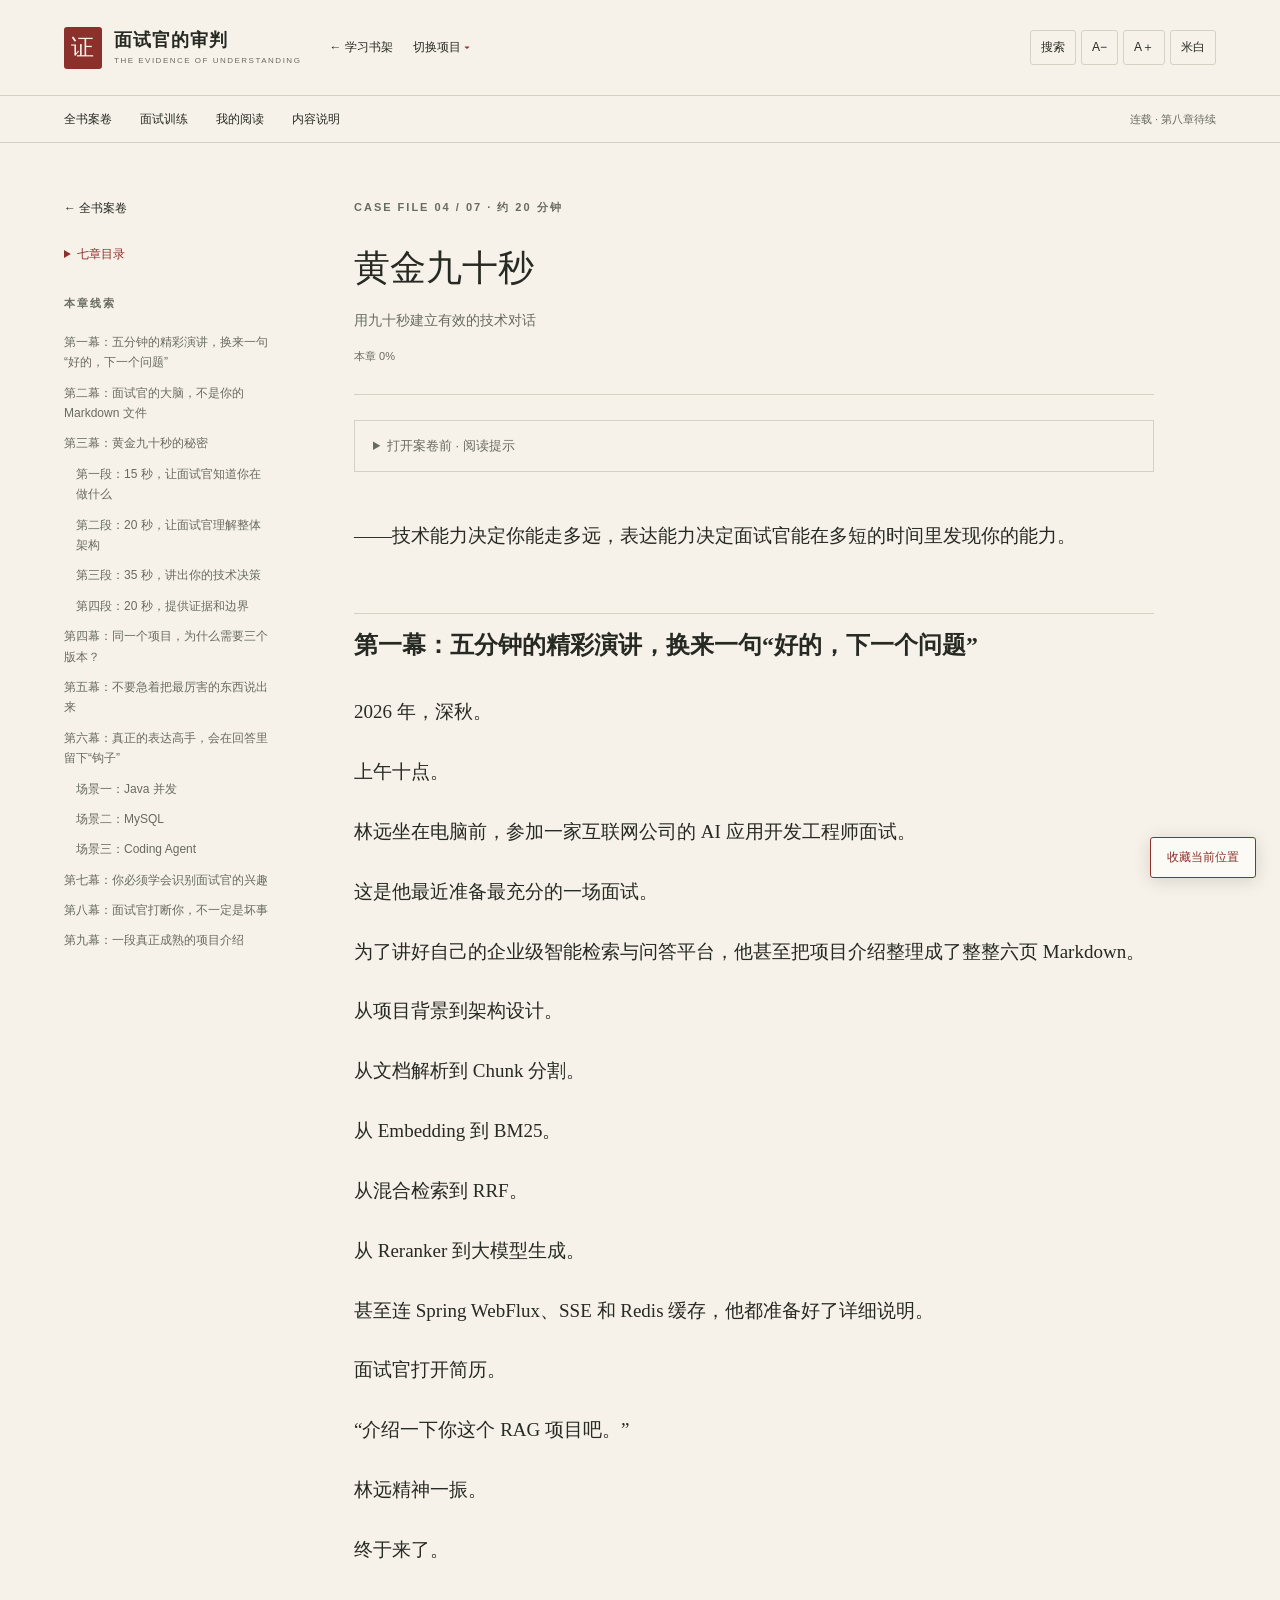
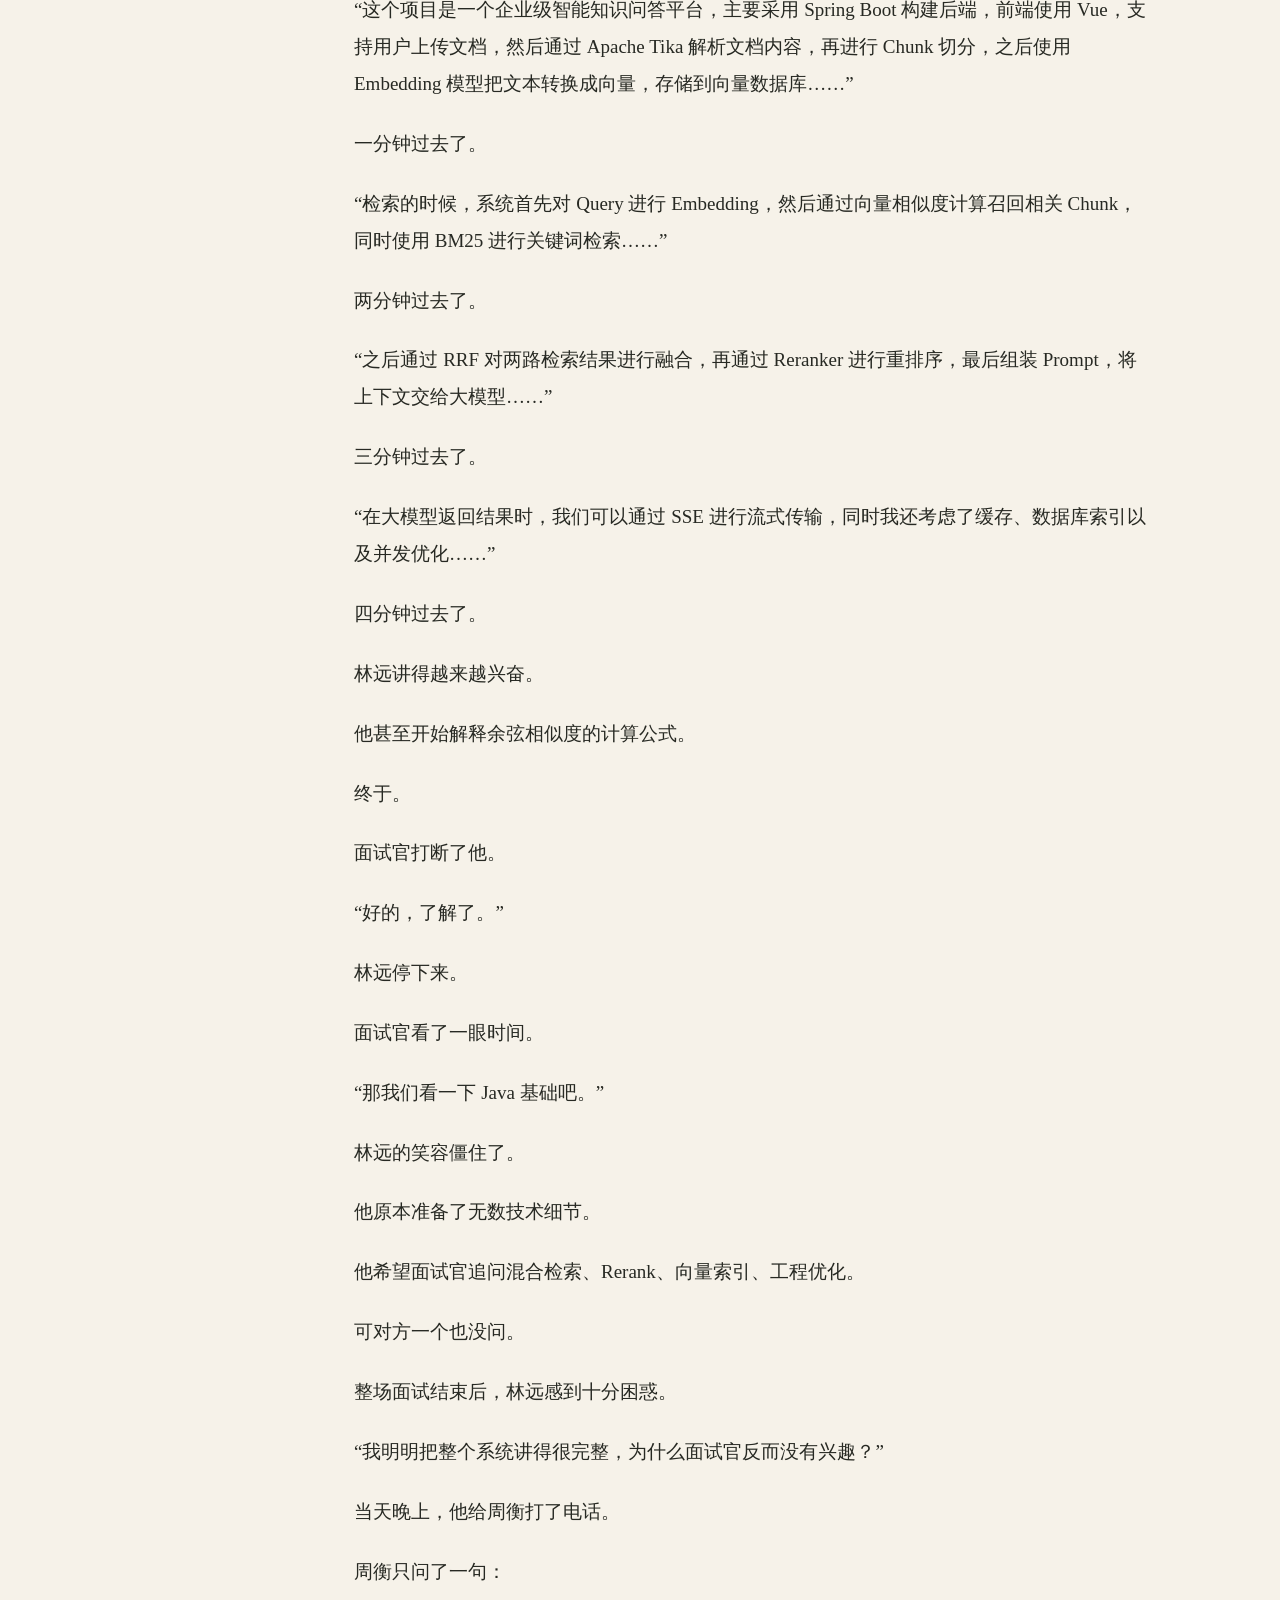
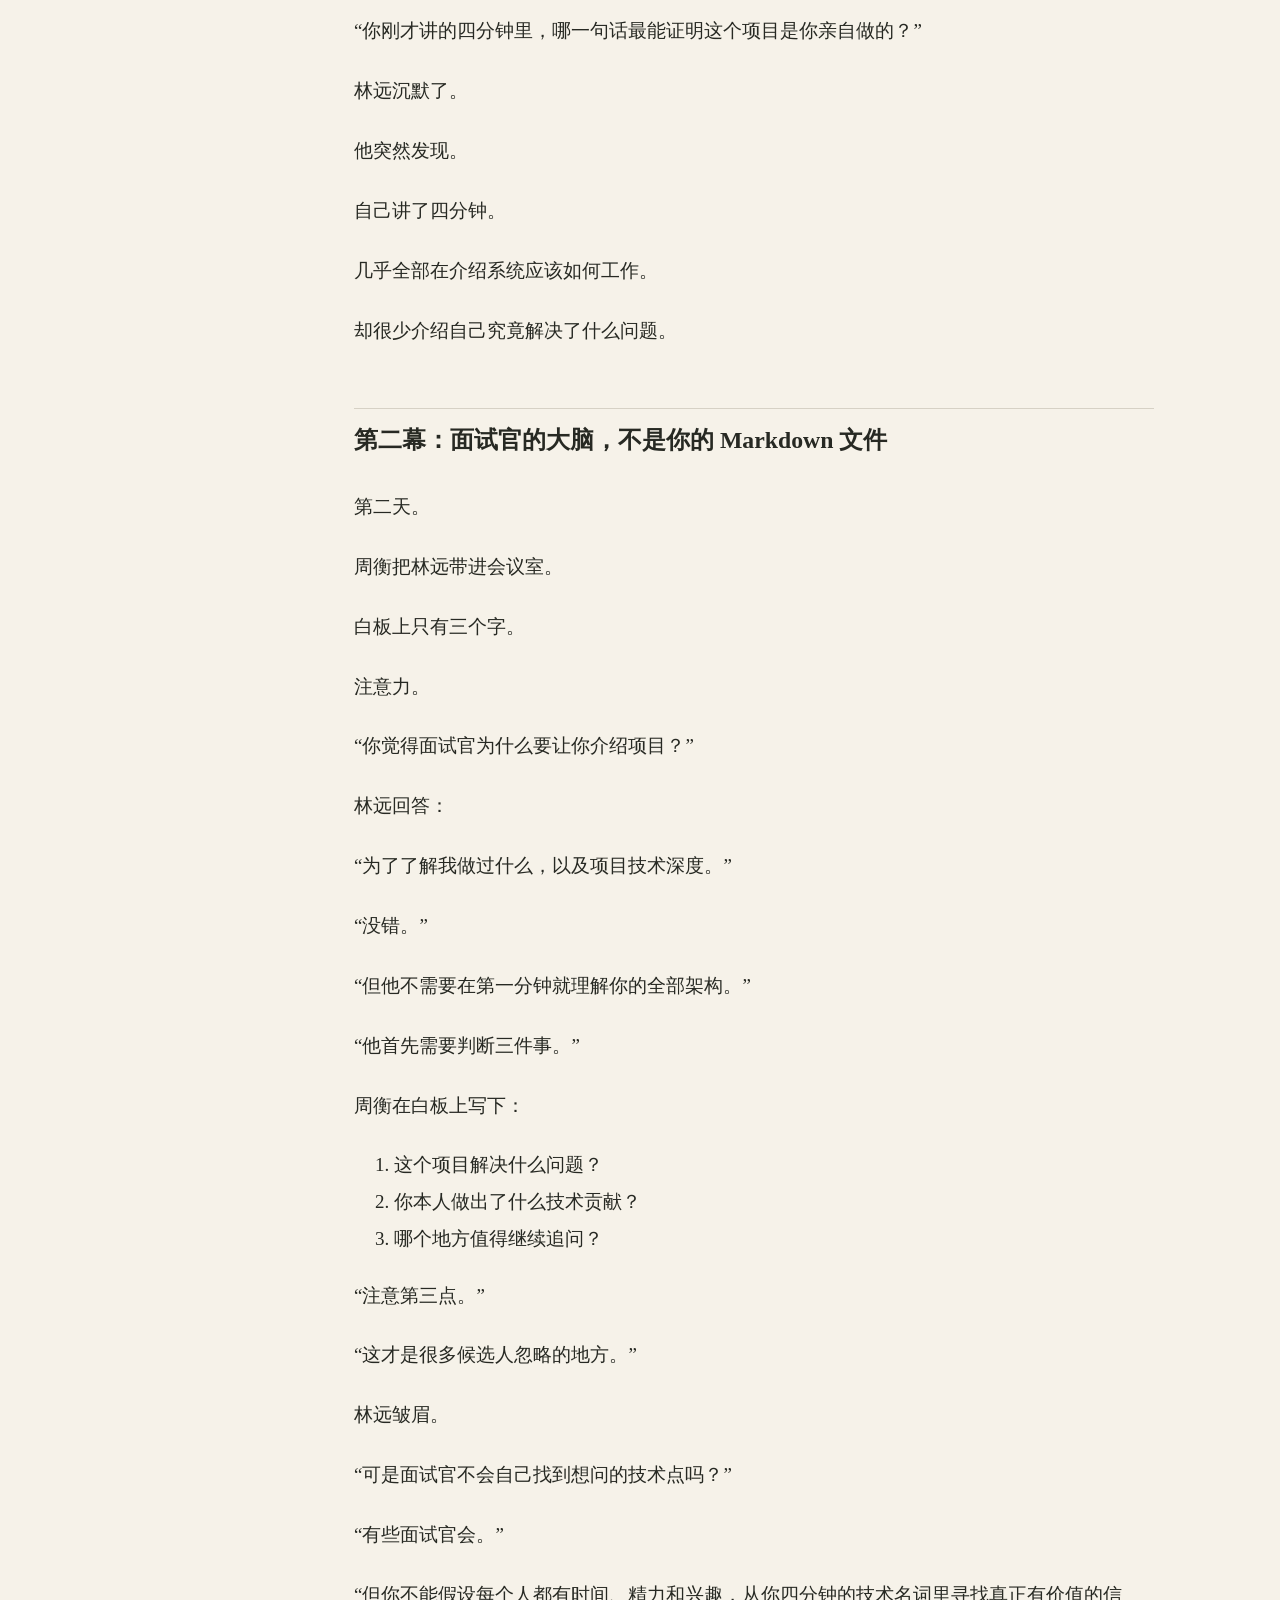
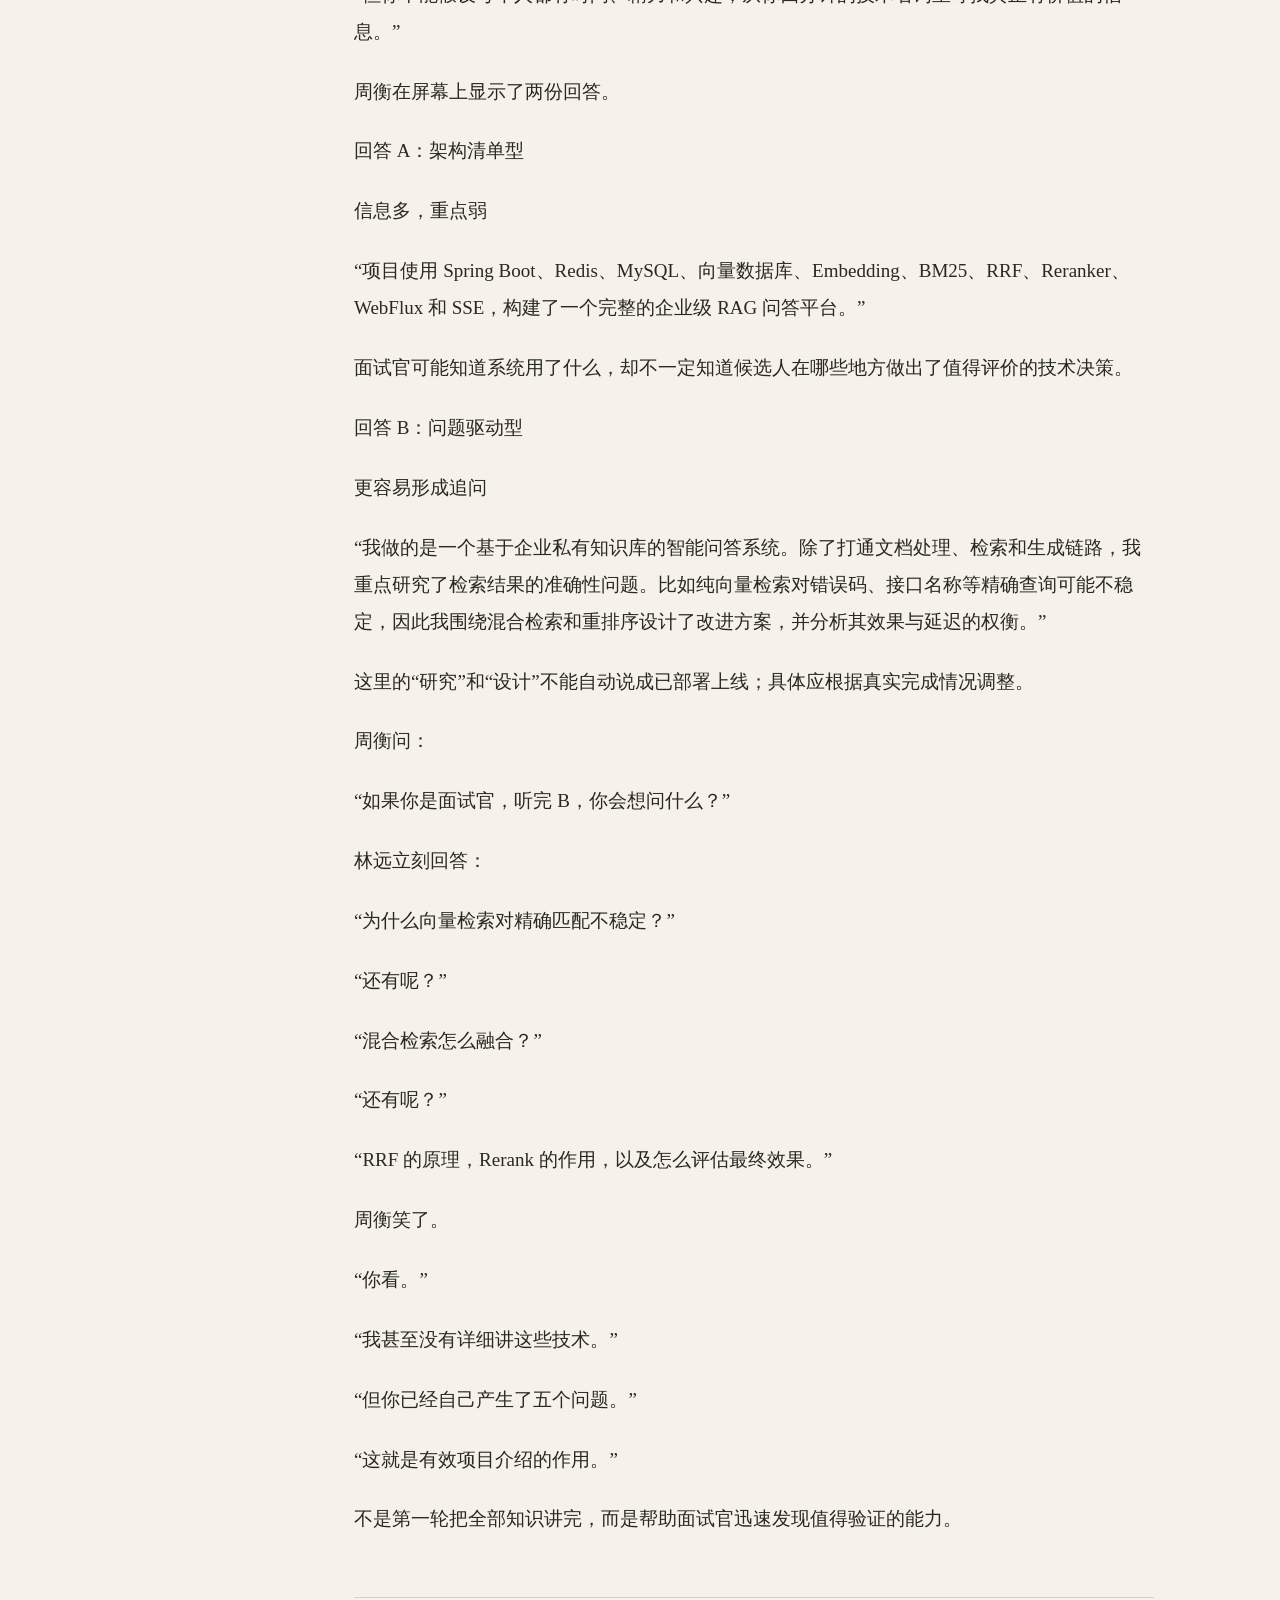
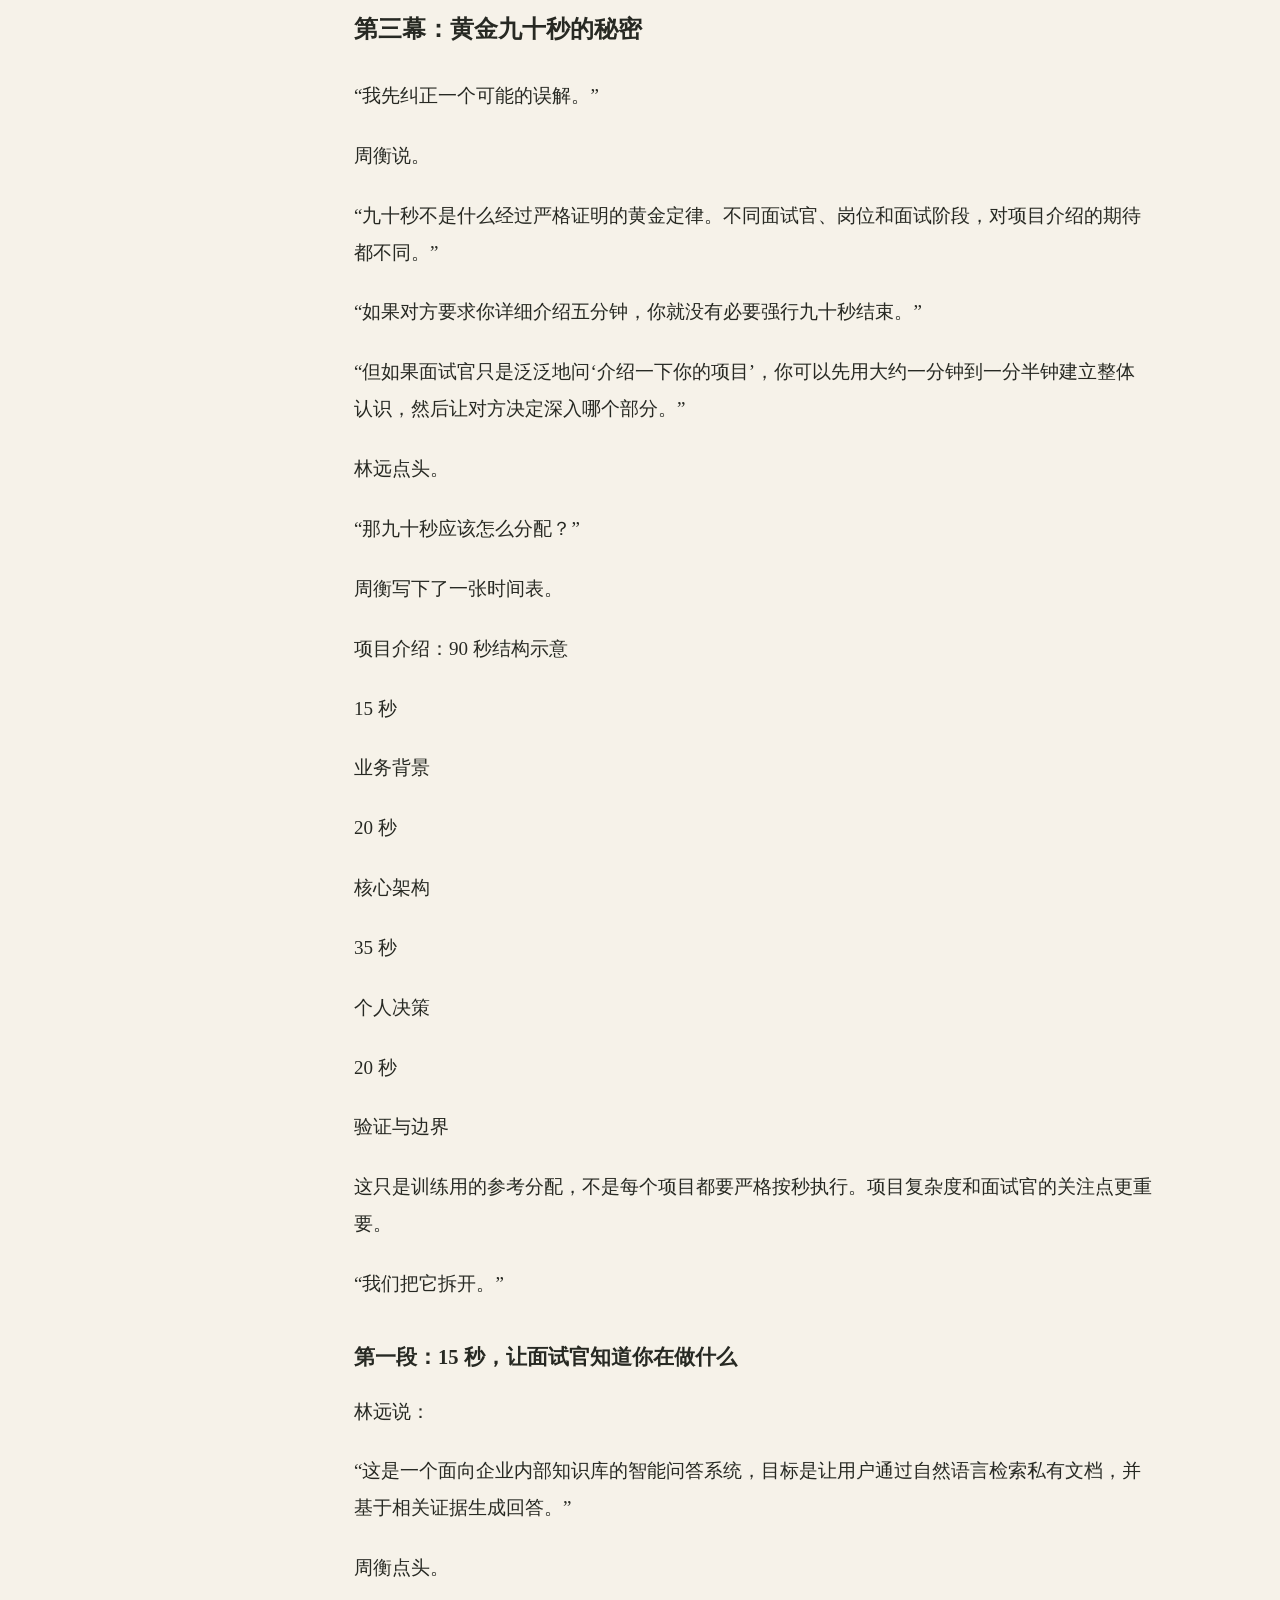
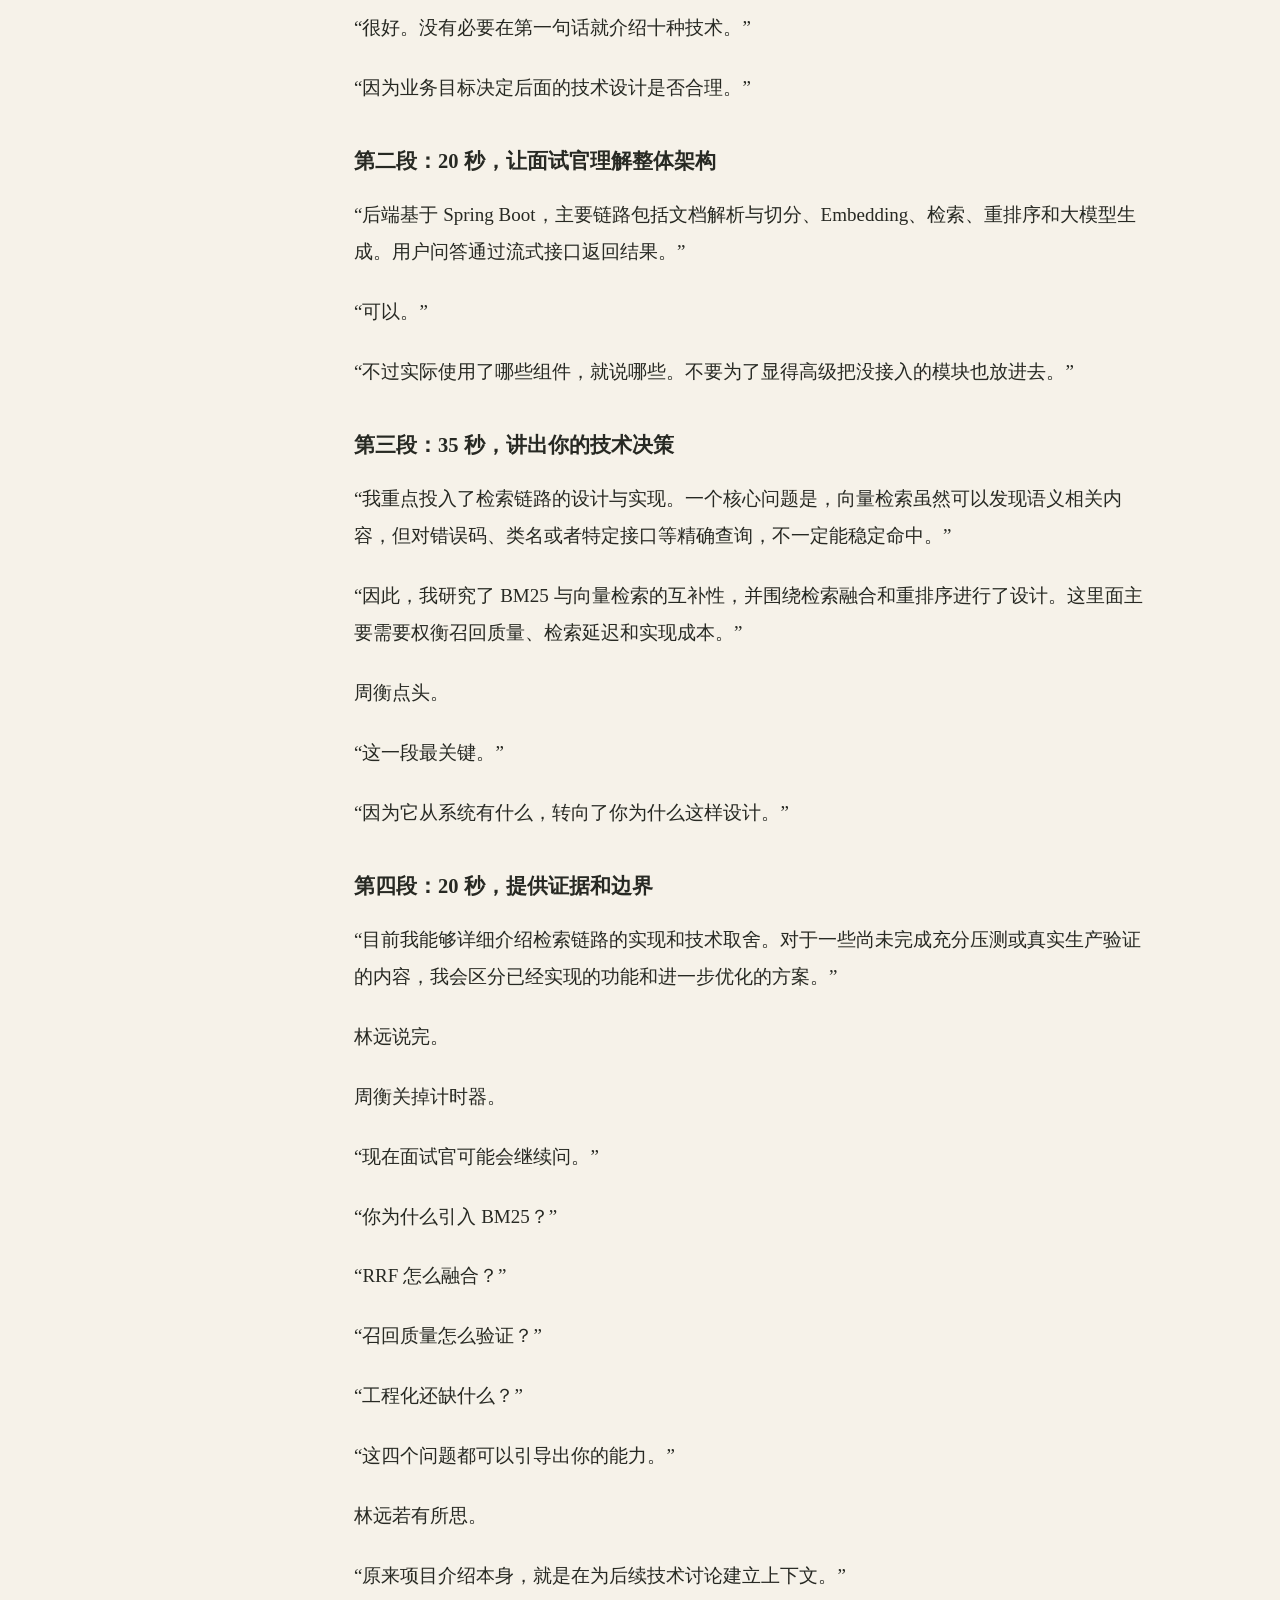
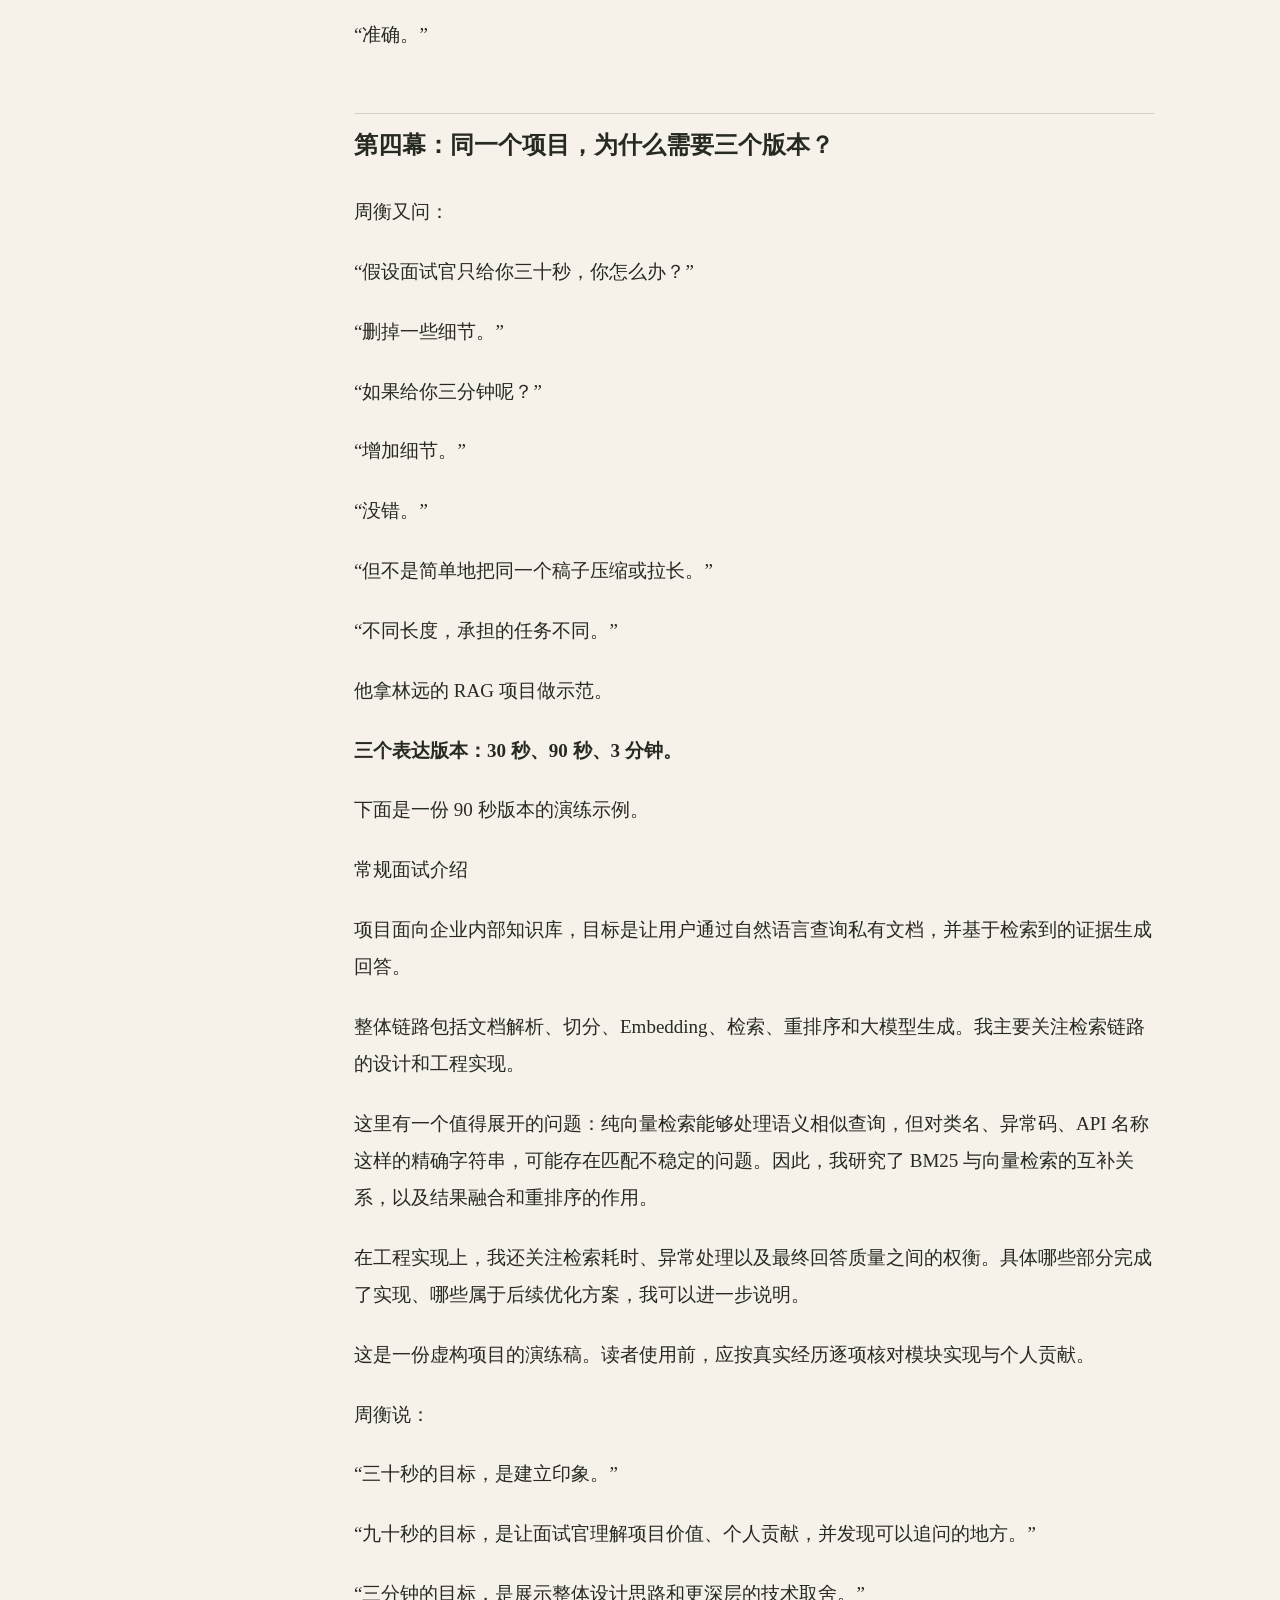
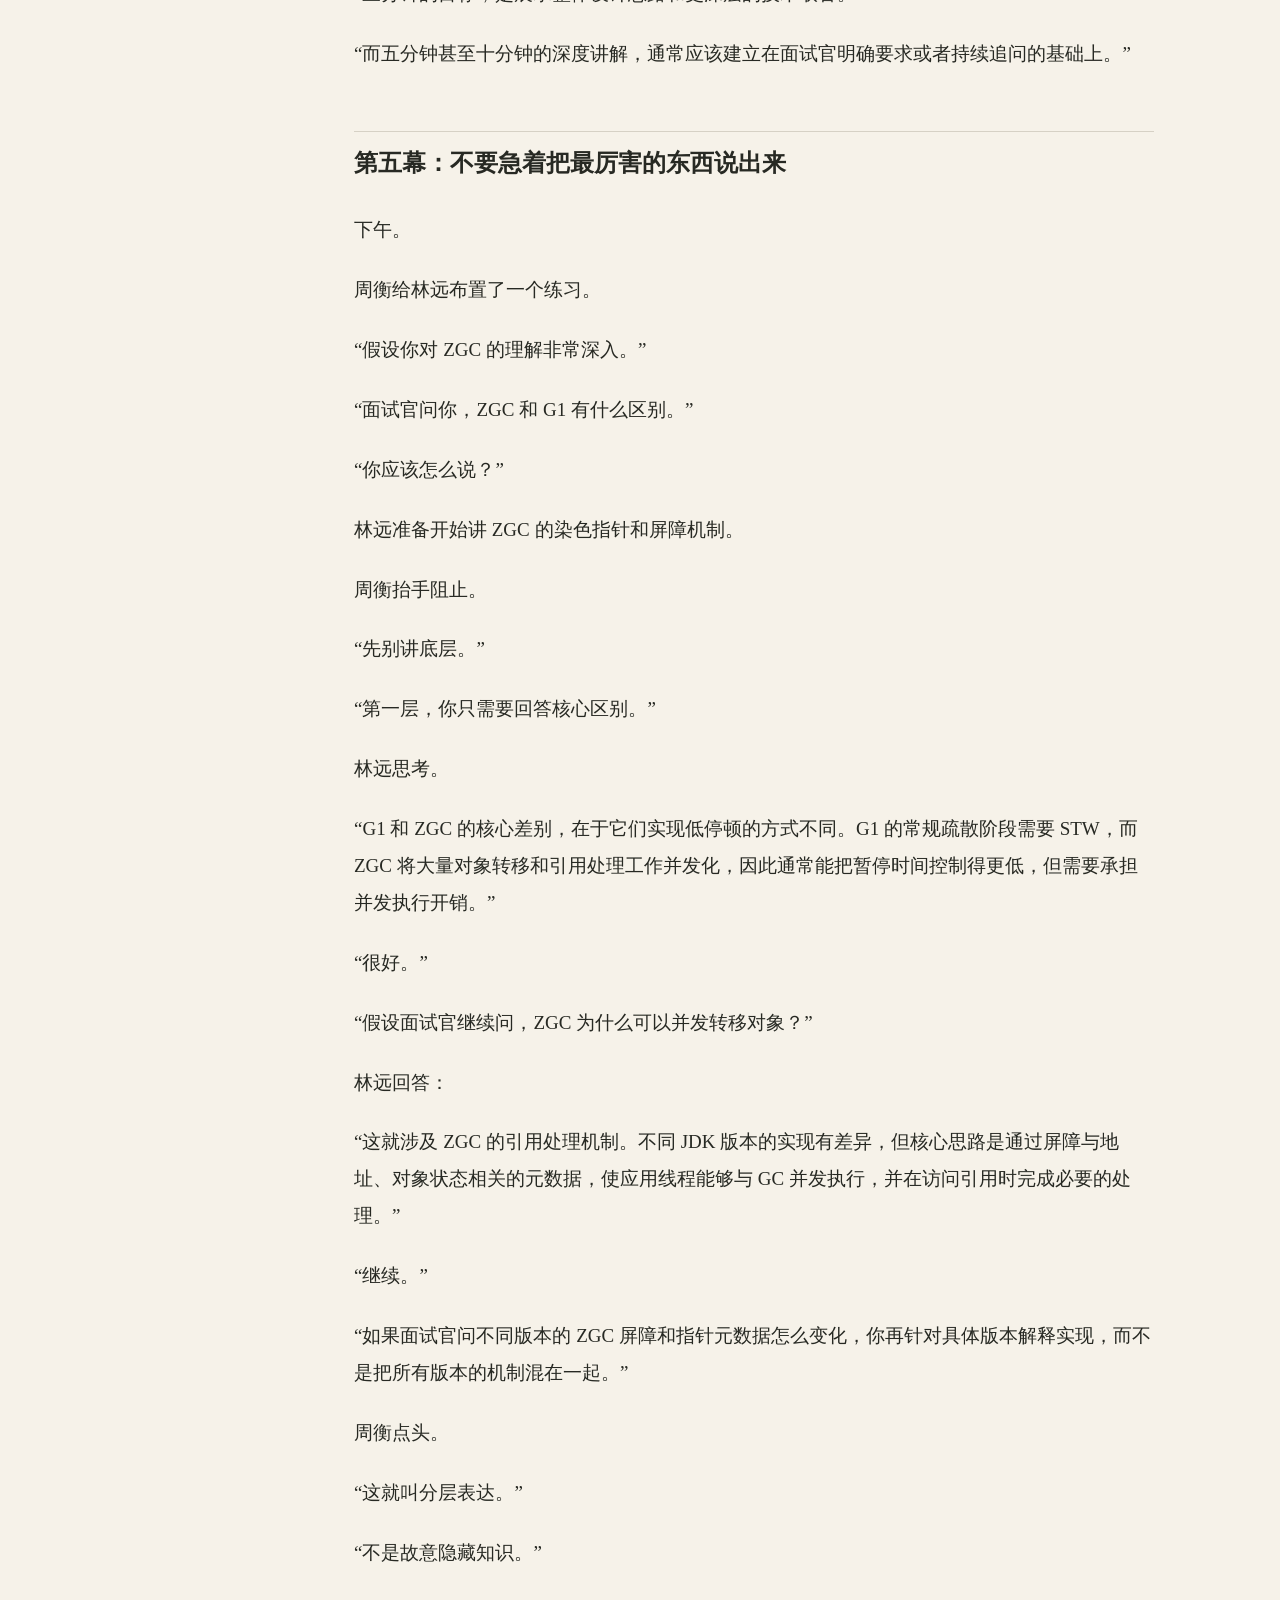
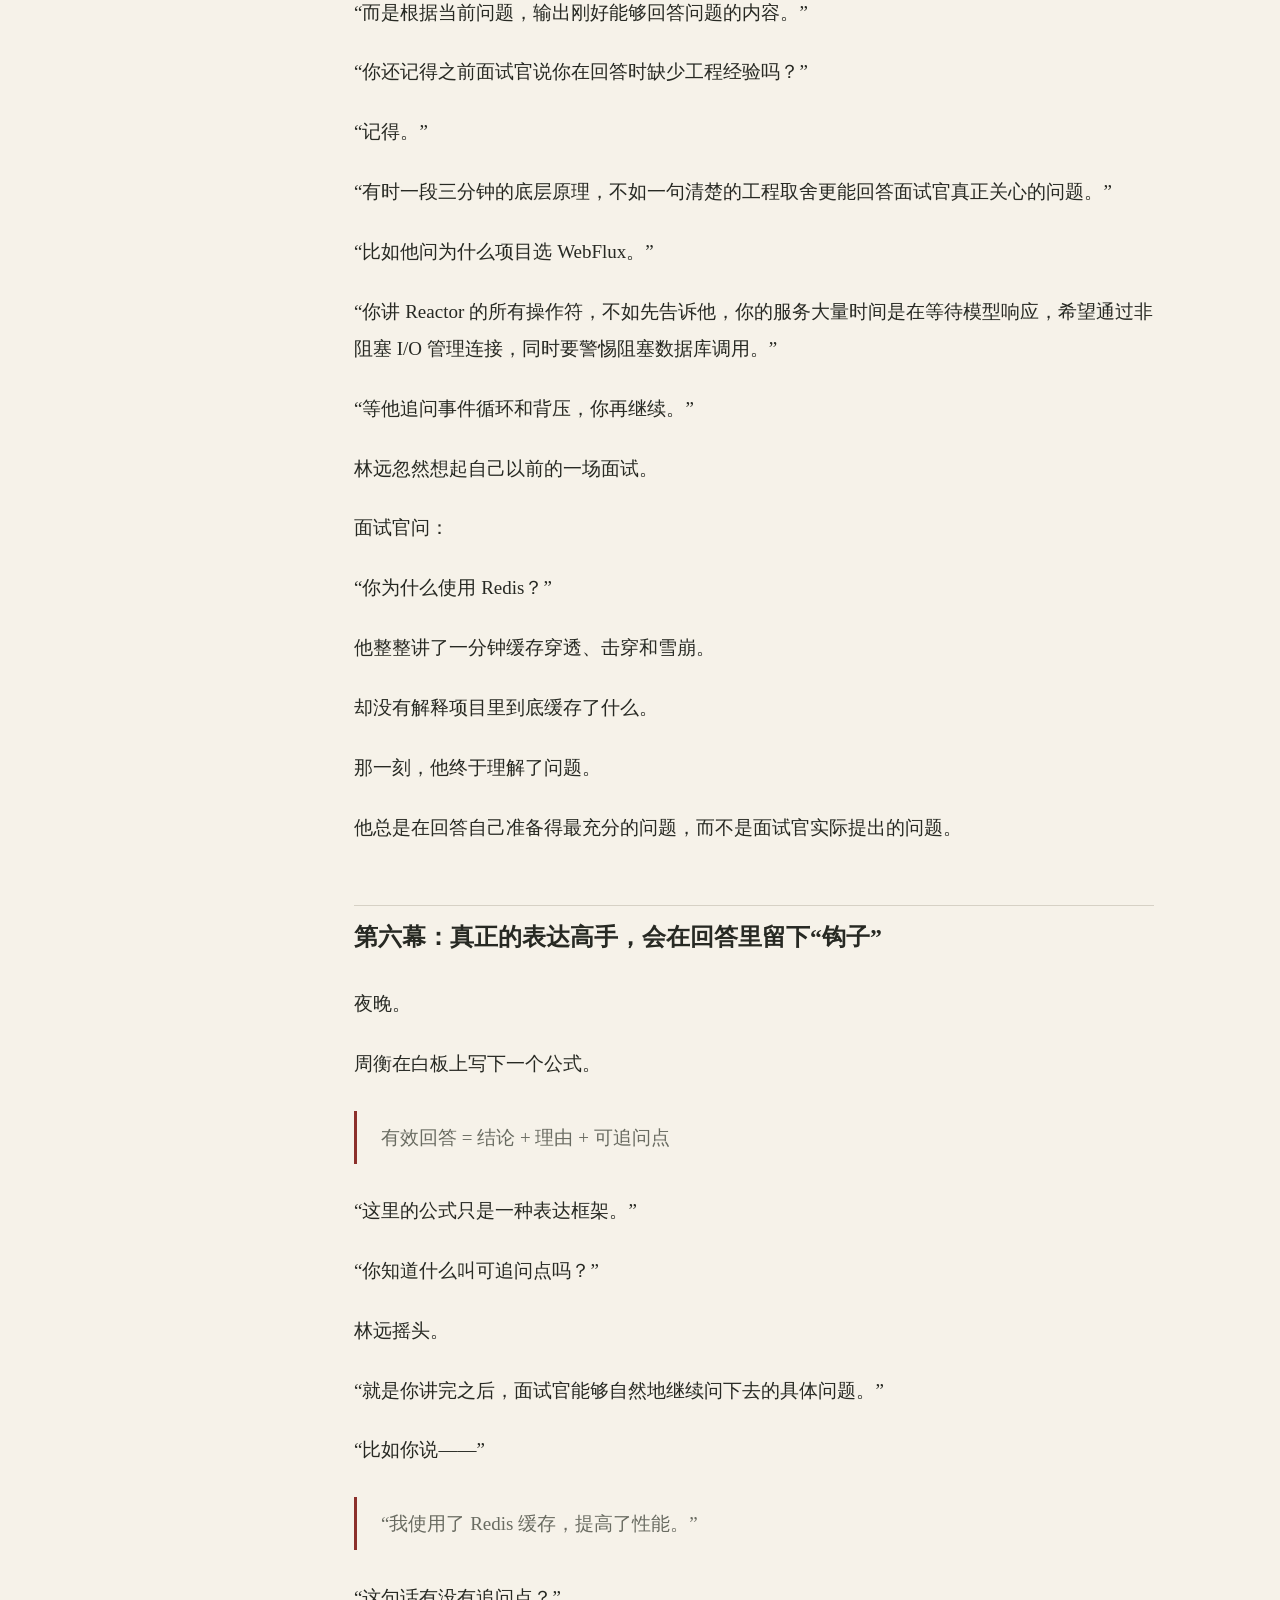
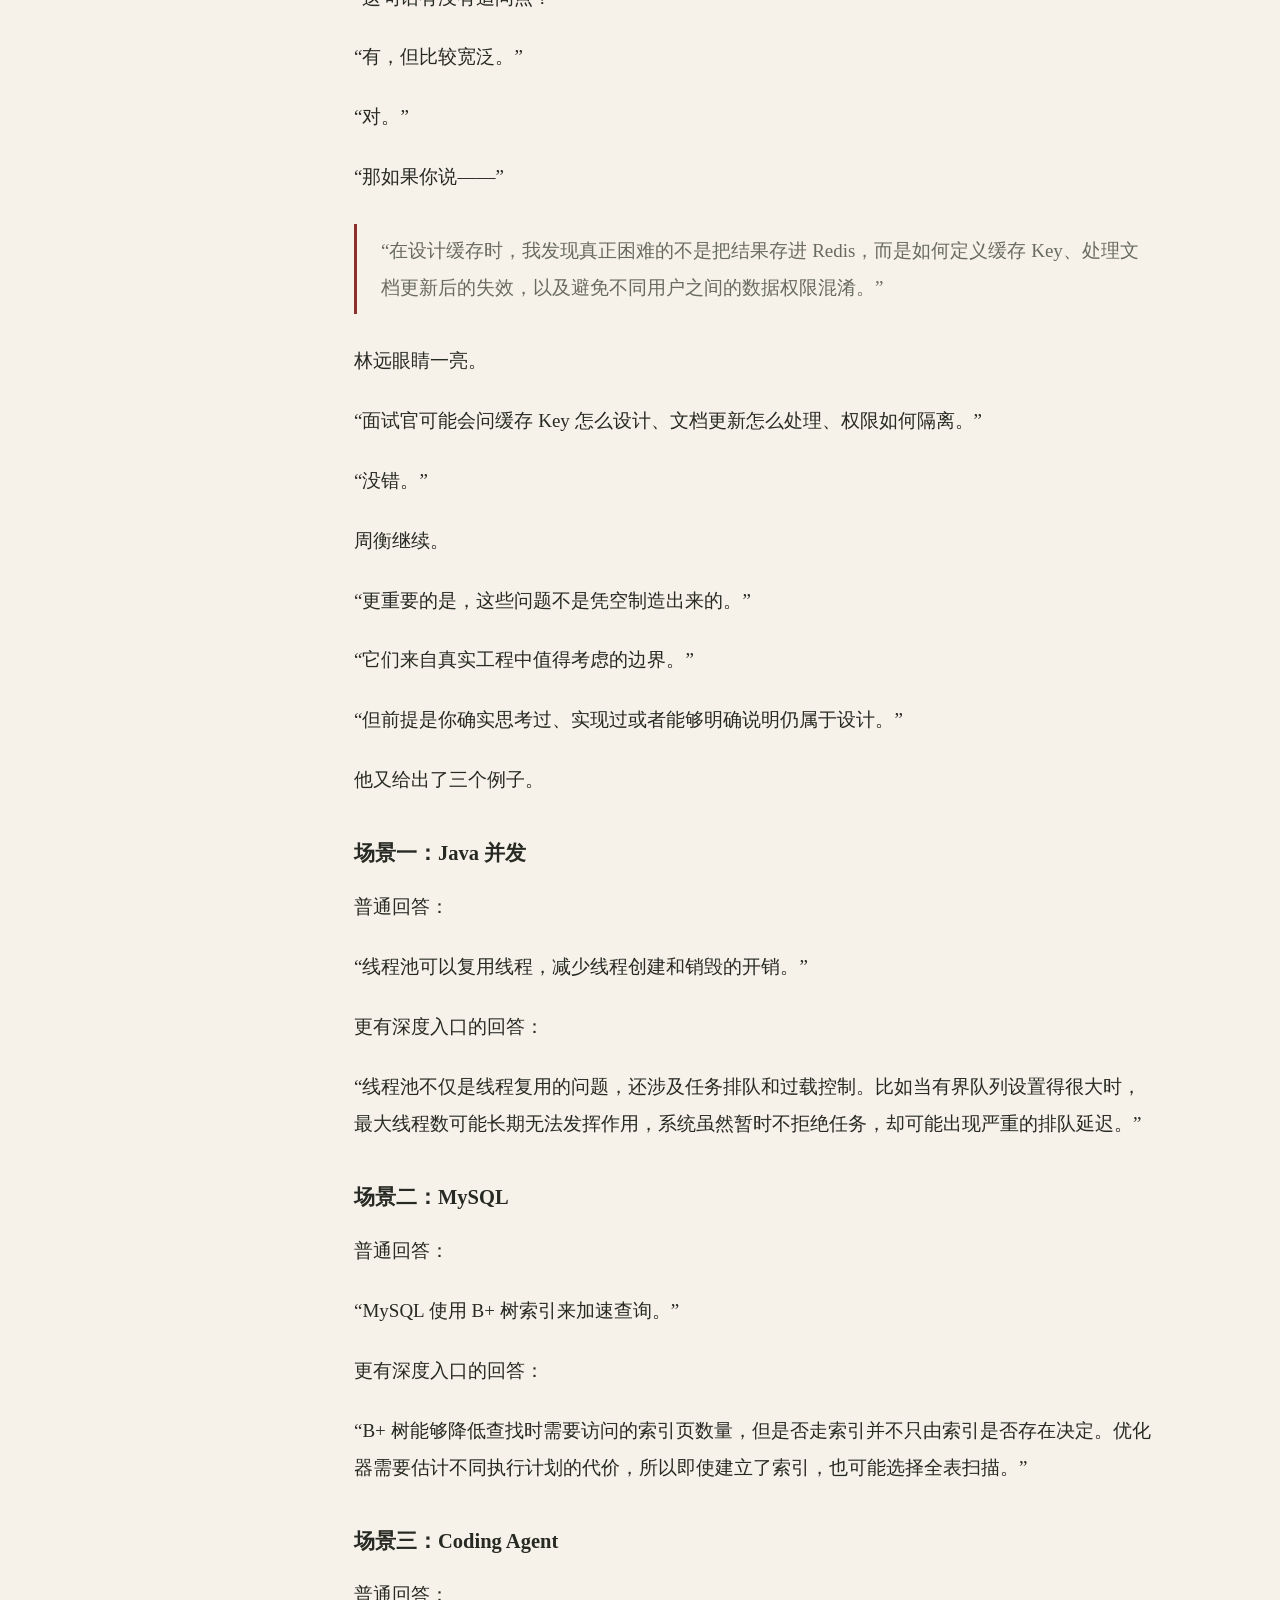
<file: docs/chapter-04.html>
<!doctype html>
<html lang="zh-CN"><head><meta charset="utf-8"><meta name="viewport" content="width=device-width,initial-scale=1"><meta name="color-scheme" content="light dark"><meta name="description" content="面试官的审判：七章技术面试小说，七组本地训练。从知道到讲清楚，让真实能力有据可循。"><title>黄金九十秒 · 面试官的审判</title><script>try{let t=localStorage.getItem('interview-proof-theme');document.documentElement.dataset.theme=['light','white','dark'].includes(t)?t:'light';document.documentElement.style.setProperty('--reading-size',Math.max(16,Math.min(26,Number(localStorage.getItem('interview-proof-size'))||19))+'px')}catch(e){}</script><link rel="icon" href="favicon.svg" type="image/svg+xml"><link rel="stylesheet" href="style.css"><script src="app.js" defer></script><script src="training.js" defer></script></head>
<body data-chapter="4"><a class="skip" href="#main">跳到正文</a><div id="progress" aria-hidden="true"></div><header class="site-header"><a class="brand" href="index.html"><span class="brand-seal" aria-hidden="true">证</span><span>面试官的审判<small>THE EVIDENCE OF UNDERSTANDING</small></span></a><nav class="shelf-nav" aria-label="学习项目导航"><a class="shelf-home" href="/">← 学习书架</a><details class="shelf-switch"><summary>切换项目</summary><div class="shelf-menu"><a href="/pytorch-apprentice/">PyTorch：炼金术士的学徒</a><a href="/ai-era-reader/">AI 纪元</a><a href="/data-empire-reader/">数据帝国</a><a href="/rag-empire-reader/">RAG 帝国</a><a href="/system-design-reader/">系统设计</a><a href="/online-troubleshooting-reader/">生产环境</a><a href="/coding-agent-reader/">Agent 帝国</a><a href="/interview-proof-reader/" aria-current="page">面试官的审判</a><a href="/langchain-empire-reader/">LangChain 帝国</a></div></details></nav><div class="controls"><button id="search-open" title="搜索全书（/）">搜索</button><button id="smaller" aria-label="缩小字号">A−</button><button id="larger" aria-label="增大字号">A＋</button><button id="theme" aria-label="切换阅读背景">米白</button></div></header>
<nav class="section-nav" aria-label="本书导航"><a href="index.html">全书案卷</a><a href="practice.html">面试训练</a><a href="reading.html">我的阅读</a><a href="editorial.html">内容说明</a><span>连载 · 第八章待续</span></nav>
<div class="reader-layout"><aside class="reader-aside"><a href="index.html">← 全书案卷</a><details class="book-toc"><summary>七章目录</summary><nav><a href="chapter-01.html"><span>01</span> 你知道，不代表他知道</a><a href="chapter-02.html"><span>02</span> 追问陷阱</a><a href="chapter-03.html"><span>03</span> 简历里的数字</a><a href="chapter-04.html" aria-current="page"><span>04</span> 黄金九十秒</a><a href="chapter-05.html"><span>05</span> 反问的艺术</a><a href="chapter-06.html"><span>06</span> 被记住的人</a><a href="chapter-07.html"><span>07</span> 压力面试</a></nav></details><p class="eyebrow">本章线索</p><div class="toc">
<ul>
<li><a href="#_1">第一幕：五分钟的精彩演讲，换来一句“好的，下一个问题”</a></li>
<li><a href="#markdown">第二幕：面试官的大脑，不是你的 Markdown 文件</a></li>
<li><a href="#_2">第三幕：黄金九十秒的秘密</a><ul>
<li><a href="#15">第一段：15 秒，让面试官知道你在做什么</a></li>
<li><a href="#20">第二段：20 秒，让面试官理解整体架构</a></li>
<li><a href="#35">第三段：35 秒，讲出你的技术决策</a></li>
<li><a href="#20_1">第四段：20 秒，提供证据和边界</a></li>
</ul>
</li>
<li><a href="#_3">第四幕：同一个项目，为什么需要三个版本？</a></li>
<li><a href="#_4">第五幕：不要急着把最厉害的东西说出来</a></li>
<li><a href="#_5">第六幕：真正的表达高手，会在回答里留下“钩子”</a><ul>
<li><a href="#java">场景一：Java 并发</a></li>
<li><a href="#mysql">场景二：MySQL</a></li>
<li><a href="#coding-agent">场景三：Coding Agent</a></li>
</ul>
</li>
<li><a href="#_6">第七幕：你必须学会识别面试官的兴趣</a></li>
<li><a href="#_7">第八幕：面试官打断你，不一定是坏事</a></li>
<li><a href="#_8">第九幕：一段真正成熟的项目介绍</a></li>
<li><a href="#_9">第十幕：真正的秘诀，不是让面试官按照你的剧本走</a></li>
<li><a href="#_10">终章：沉默的十秒钟</a></li>
<li><a href="#_11">现实训练：把你的项目介绍变成一场有效的技术对话</a></li>
<li><a href="#_12">项目证据卡</a><ul>
<li><a href="#_13">下一章预告</a></li>
</ul>
</li>
</ul>
</div>
<a class="aside-training" href="practice.html#pitch">进入本章训练 ↗</a></aside><main id="main" class="chapter-main"><div class="chapter-heading"><p class="eyebrow">CASE FILE 04 / 07 · 约 20 分钟</p><h1>黄金九十秒</h1><p class="chapter-subtitle">用九十秒建立有效的技术对话</p><div class="chapter-tools"><button id="bookmark" aria-pressed="false">收藏当前位置</button><span id="read-status" role="status"></span></div></div><details class="mobile-toc"><summary>章节与本章目录</summary><nav class="book-links"><a href="chapter-01.html"><span>01</span> 你知道，不代表他知道</a><a href="chapter-02.html"><span>02</span> 追问陷阱</a><a href="chapter-03.html"><span>03</span> 简历里的数字</a><a href="chapter-04.html" aria-current="page"><span>04</span> 黄金九十秒</a><a href="chapter-05.html"><span>05</span> 反问的艺术</a><a href="chapter-06.html"><span>06</span> 被记住的人</a><a href="chapter-07.html"><span>07</span> 压力面试</a></nav><div class="toc">
<ul>
<li><a href="#_1">第一幕：五分钟的精彩演讲，换来一句“好的，下一个问题”</a></li>
<li><a href="#markdown">第二幕：面试官的大脑，不是你的 Markdown 文件</a></li>
<li><a href="#_2">第三幕：黄金九十秒的秘密</a><ul>
<li><a href="#15">第一段：15 秒，让面试官知道你在做什么</a></li>
<li><a href="#20">第二段：20 秒，让面试官理解整体架构</a></li>
<li><a href="#35">第三段：35 秒，讲出你的技术决策</a></li>
<li><a href="#20_1">第四段：20 秒，提供证据和边界</a></li>
</ul>
</li>
<li><a href="#_3">第四幕：同一个项目，为什么需要三个版本？</a></li>
<li><a href="#_4">第五幕：不要急着把最厉害的东西说出来</a></li>
<li><a href="#_5">第六幕：真正的表达高手，会在回答里留下“钩子”</a><ul>
<li><a href="#java">场景一：Java 并发</a></li>
<li><a href="#mysql">场景二：MySQL</a></li>
<li><a href="#coding-agent">场景三：Coding Agent</a></li>
</ul>
</li>
<li><a href="#_6">第七幕：你必须学会识别面试官的兴趣</a></li>
<li><a href="#_7">第八幕：面试官打断你，不一定是坏事</a></li>
<li><a href="#_8">第九幕：一段真正成熟的项目介绍</a></li>
<li><a href="#_9">第十幕：真正的秘诀，不是让面试官按照你的剧本走</a></li>
<li><a href="#_10">终章：沉默的十秒钟</a></li>
<li><a href="#_11">现实训练：把你的项目介绍变成一场有效的技术对话</a></li>
<li><a href="#_12">项目证据卡</a><ul>
<li><a href="#_13">下一章预告</a></li>
</ul>
</li>
</ul>
</div>
</details><details class="editor-note"><summary>打开案卷前 · 阅读提示</summary><p>三十秒、九十秒与三分钟是训练约束，不是统一面试标准。先回应问题，再按对方兴趣展开。</p></details><article><p>——技术能力决定你能走多远，表达能力决定面试官能在多短的时间里发现你的能力。</p>
<h2 id="_1">第一幕：五分钟的精彩演讲，换来一句“好的，下一个问题”</h2>
<p>2026 年，深秋。</p>
<p>上午十点。</p>
<p>林远坐在电脑前，参加一家互联网公司的 AI 应用开发工程师面试。</p>
<p>这是他最近准备最充分的一场面试。</p>
<p>为了讲好自己的企业级智能检索与问答平台，他甚至把项目介绍整理成了整整六页 Markdown。</p>
<p>从项目背景到架构设计。</p>
<p>从文档解析到 Chunk 分割。</p>
<p>从 Embedding 到 BM25。</p>
<p>从混合检索到 RRF。</p>
<p>从 Reranker 到大模型生成。</p>
<p>甚至连 Spring WebFlux、SSE 和 Redis 缓存，他都准备好了详细说明。</p>
<p>面试官打开简历。</p>
<p>“介绍一下你这个 RAG 项目吧。”</p>
<p>林远精神一振。</p>
<p>终于来了。</p>
<p>“这个项目是一个企业级智能知识问答平台，主要采用 Spring Boot 构建后端，前端使用 Vue，支持用户上传文档，然后通过 Apache Tika 解析文档内容，再进行 Chunk 切分，之后使用 Embedding 模型把文本转换成向量，存储到向量数据库……”</p>
<p>一分钟过去了。</p>
<p>“检索的时候，系统首先对 Query 进行 Embedding，然后通过向量相似度计算召回相关 Chunk，同时使用 BM25 进行关键词检索……”</p>
<p>两分钟过去了。</p>
<p>“之后通过 RRF 对两路检索结果进行融合，再通过 Reranker 进行重排序，最后组装 Prompt，将上下文交给大模型……”</p>
<p>三分钟过去了。</p>
<p>“在大模型返回结果时，我们可以通过 SSE 进行流式传输，同时我还考虑了缓存、数据库索引以及并发优化……”</p>
<p>四分钟过去了。</p>
<p>林远讲得越来越兴奋。</p>
<p>他甚至开始解释余弦相似度的计算公式。</p>
<p>终于。</p>
<p>面试官打断了他。</p>
<p>“好的，了解了。”</p>
<p>林远停下来。</p>
<p>面试官看了一眼时间。</p>
<p>“那我们看一下 Java 基础吧。”</p>
<p>林远的笑容僵住了。</p>
<p>他原本准备了无数技术细节。</p>
<p>他希望面试官追问混合检索、Rerank、向量索引、工程优化。</p>
<p>可对方一个也没问。</p>
<p>整场面试结束后，林远感到十分困惑。</p>
<p>“我明明把整个系统讲得很完整，为什么面试官反而没有兴趣？”</p>
<p>当天晚上，他给周衡打了电话。</p>
<p>周衡只问了一句：</p>
<p>“你刚才讲的四分钟里，哪一句话最能证明这个项目是你亲自做的？”</p>
<p>林远沉默了。</p>
<p>他突然发现。</p>
<p>自己讲了四分钟。</p>
<p>几乎全部在介绍系统应该如何工作。</p>
<p>却很少介绍自己究竟解决了什么问题。</p>
<h2 id="markdown">第二幕：面试官的大脑，不是你的 Markdown 文件</h2>
<p>第二天。</p>
<p>周衡把林远带进会议室。</p>
<p>白板上只有三个字。</p>
<p>注意力。</p>
<p>“你觉得面试官为什么要让你介绍项目？”</p>
<p>林远回答：</p>
<p>“为了了解我做过什么，以及项目技术深度。”</p>
<p>“没错。”</p>
<p>“但他不需要在第一分钟就理解你的全部架构。”</p>
<p>“他首先需要判断三件事。”</p>
<p>周衡在白板上写下：</p>
<ol>
<li>这个项目解决什么问题？</li>
<li>你本人做出了什么技术贡献？</li>
<li>哪个地方值得继续追问？</li>
</ol>
<p>“注意第三点。”</p>
<p>“这才是很多候选人忽略的地方。”</p>
<p>林远皱眉。</p>
<p>“可是面试官不会自己找到想问的技术点吗？”</p>
<p>“有些面试官会。”</p>
<p>“但你不能假设每个人都有时间、精力和兴趣，从你四分钟的技术名词里寻找真正有价值的信息。”</p>
<p>周衡在屏幕上显示了两份回答。</p>
<p>回答 A：架构清单型</p>
<p>信息多，重点弱</p>
<p>“项目使用 Spring Boot、Redis、MySQL、向量数据库、Embedding、BM25、RRF、Reranker、WebFlux 和 SSE，构建了一个完整的企业级 RAG 问答平台。”</p>
<p>面试官可能知道系统用了什么，却不一定知道候选人在哪些地方做出了值得评价的技术决策。</p>
<p>回答 B：问题驱动型</p>
<p>更容易形成追问</p>
<p>“我做的是一个基于企业私有知识库的智能问答系统。除了打通文档处理、检索和生成链路，我重点研究了检索结果的准确性问题。比如纯向量检索对错误码、接口名称等精确查询可能不稳定，因此我围绕混合检索和重排序设计了改进方案，并分析其效果与延迟的权衡。”</p>
<p>这里的“研究”和“设计”不能自动说成已部署上线；具体应根据真实完成情况调整。</p>
<p>周衡问：</p>
<p>“如果你是面试官，听完 B，你会想问什么？”</p>
<p>林远立刻回答：</p>
<p>“为什么向量检索对精确匹配不稳定？”</p>
<p>“还有呢？”</p>
<p>“混合检索怎么融合？”</p>
<p>“还有呢？”</p>
<p>“RRF 的原理，Rerank 的作用，以及怎么评估最终效果。”</p>
<p>周衡笑了。</p>
<p>“你看。”</p>
<p>“我甚至没有详细讲这些技术。”</p>
<p>“但你已经自己产生了五个问题。”</p>
<p>“这就是有效项目介绍的作用。”</p>
<p>不是第一轮把全部知识讲完，而是帮助面试官迅速发现值得验证的能力。</p>
<h2 id="_2">第三幕：黄金九十秒的秘密</h2>
<p>“我先纠正一个可能的误解。”</p>
<p>周衡说。</p>
<p>“九十秒不是什么经过严格证明的黄金定律。不同面试官、岗位和面试阶段，对项目介绍的期待都不同。”</p>
<p>“如果对方要求你详细介绍五分钟，你就没有必要强行九十秒结束。”</p>
<p>“但如果面试官只是泛泛地问‘介绍一下你的项目’，你可以先用大约一分钟到一分半钟建立整体认识，然后让对方决定深入哪个部分。”</p>
<p>林远点头。</p>
<p>“那九十秒应该怎么分配？”</p>
<p>周衡写下了一张时间表。</p>
<p>项目介绍：90 秒结构示意</p>
<p>15 秒</p>
<p>业务背景</p>
<p>20 秒</p>
<p>核心架构</p>
<p>35 秒</p>
<p>个人决策</p>
<p>20 秒</p>
<p>验证与边界</p>
<p>这只是训练用的参考分配，不是每个项目都要严格按秒执行。项目复杂度和面试官的关注点更重要。</p>
<p>“我们把它拆开。”</p>
<h3 id="15">第一段：15 秒，让面试官知道你在做什么</h3>
<p>林远说：</p>
<p>“这是一个面向企业内部知识库的智能问答系统，目标是让用户通过自然语言检索私有文档，并基于相关证据生成回答。”</p>
<p>周衡点头。</p>
<p>“很好。没有必要在第一句话就介绍十种技术。”</p>
<p>“因为业务目标决定后面的技术设计是否合理。”</p>
<h3 id="20">第二段：20 秒，让面试官理解整体架构</h3>
<p>“后端基于 Spring Boot，主要链路包括文档解析与切分、Embedding、检索、重排序和大模型生成。用户问答通过流式接口返回结果。”</p>
<p>“可以。”</p>
<p>“不过实际使用了哪些组件，就说哪些。不要为了显得高级把没接入的模块也放进去。”</p>
<h3 id="35">第三段：35 秒，讲出你的技术决策</h3>
<p>“我重点投入了检索链路的设计与实现。一个核心问题是，向量检索虽然可以发现语义相关内容，但对错误码、类名或者特定接口等精确查询，不一定能稳定命中。”</p>
<p>“因此，我研究了 BM25 与向量检索的互补性，并围绕检索融合和重排序进行了设计。这里面主要需要权衡召回质量、检索延迟和实现成本。”</p>
<p>周衡点头。</p>
<p>“这一段最关键。”</p>
<p>“因为它从系统有什么，转向了你为什么这样设计。”</p>
<h3 id="20_1">第四段：20 秒，提供证据和边界</h3>
<p>“目前我能够详细介绍检索链路的实现和技术取舍。对于一些尚未完成充分压测或真实生产验证的内容，我会区分已经实现的功能和进一步优化的方案。”</p>
<p>林远说完。</p>
<p>周衡关掉计时器。</p>
<p>“现在面试官可能会继续问。”</p>
<p>“你为什么引入 BM25？”</p>
<p>“RRF 怎么融合？”</p>
<p>“召回质量怎么验证？”</p>
<p>“工程化还缺什么？”</p>
<p>“这四个问题都可以引导出你的能力。”</p>
<p>林远若有所思。</p>
<p>“原来项目介绍本身，就是在为后续技术讨论建立上下文。”</p>
<p>“准确。”</p>
<h2 id="_3">第四幕：同一个项目，为什么需要三个版本？</h2>
<p>周衡又问：</p>
<p>“假设面试官只给你三十秒，你怎么办？”</p>
<p>“删掉一些细节。”</p>
<p>“如果给你三分钟呢？”</p>
<p>“增加细节。”</p>
<p>“没错。”</p>
<p>“但不是简单地把同一个稿子压缩或拉长。”</p>
<p>“不同长度，承担的任务不同。”</p>
<p>他拿林远的 RAG 项目做示范。</p>
<p><strong>三个表达版本：30 秒、90 秒、3 分钟。</strong></p>
<p>下面是一份 90 秒版本的演练示例。</p>
<p>常规面试介绍</p>
<p>项目面向企业内部知识库，目标是让用户通过自然语言查询私有文档，并基于检索到的证据生成回答。</p>
<p>整体链路包括文档解析、切分、Embedding、检索、重排序和大模型生成。我主要关注检索链路的设计和工程实现。</p>
<p>这里有一个值得展开的问题：纯向量检索能够处理语义相似查询，但对类名、异常码、API 名称这样的精确字符串，可能存在匹配不稳定的问题。因此，我研究了 BM25 与向量检索的互补关系，以及结果融合和重排序的作用。</p>
<p>在工程实现上，我还关注检索耗时、异常处理以及最终回答质量之间的权衡。具体哪些部分完成了实现、哪些属于后续优化方案，我可以进一步说明。</p>
<p>这是一份虚构项目的演练稿。读者使用前，应按真实经历逐项核对模块实现与个人贡献。</p>
<p>周衡说：</p>
<p>“三十秒的目标，是建立印象。”</p>
<p>“九十秒的目标，是让面试官理解项目价值、个人贡献，并发现可以追问的地方。”</p>
<p>“三分钟的目标，是展示整体设计思路和更深层的技术取舍。”</p>
<p>“而五分钟甚至十分钟的深度讲解，通常应该建立在面试官明确要求或者持续追问的基础上。”</p>
<h2 id="_4">第五幕：不要急着把最厉害的东西说出来</h2>
<p>下午。</p>
<p>周衡给林远布置了一个练习。</p>
<p>“假设你对 ZGC 的理解非常深入。”</p>
<p>“面试官问你，ZGC 和 G1 有什么区别。”</p>
<p>“你应该怎么说？”</p>
<p>林远准备开始讲 ZGC 的染色指针和屏障机制。</p>
<p>周衡抬手阻止。</p>
<p>“先别讲底层。”</p>
<p>“第一层，你只需要回答核心区别。”</p>
<p>林远思考。</p>
<p>“G1 和 ZGC 的核心差别，在于它们实现低停顿的方式不同。G1 的常规疏散阶段需要 STW，而 ZGC 将大量对象转移和引用处理工作并发化，因此通常能把暂停时间控制得更低，但需要承担并发执行开销。”</p>
<p>“很好。”</p>
<p>“假设面试官继续问，ZGC 为什么可以并发转移对象？”</p>
<p>林远回答：</p>
<p>“这就涉及 ZGC 的引用处理机制。不同 JDK 版本的实现有差异，但核心思路是通过屏障与地址、对象状态相关的元数据，使应用线程能够与 GC 并发执行，并在访问引用时完成必要的处理。”</p>
<p>“继续。”</p>
<p>“如果面试官问不同版本的 ZGC 屏障和指针元数据怎么变化，你再针对具体版本解释实现，而不是把所有版本的机制混在一起。”</p>
<p>周衡点头。</p>
<p>“这就叫分层表达。”</p>
<p>“不是故意隐藏知识。”</p>
<p>“而是根据当前问题，输出刚好能够回答问题的内容。”</p>
<p>“你还记得之前面试官说你在回答时缺少工程经验吗？”</p>
<p>“记得。”</p>
<p>“有时一段三分钟的底层原理，不如一句清楚的工程取舍更能回答面试官真正关心的问题。”</p>
<p>“比如他问为什么项目选 WebFlux。”</p>
<p>“你讲 Reactor 的所有操作符，不如先告诉他，你的服务大量时间是在等待模型响应，希望通过非阻塞 I/O 管理连接，同时要警惕阻塞数据库调用。”</p>
<p>“等他追问事件循环和背压，你再继续。”</p>
<p>林远忽然想起自己以前的一场面试。</p>
<p>面试官问：</p>
<p>“你为什么使用 Redis？”</p>
<p>他整整讲了一分钟缓存穿透、击穿和雪崩。</p>
<p>却没有解释项目里到底缓存了什么。</p>
<p>那一刻，他终于理解了问题。</p>
<p>他总是在回答自己准备得最充分的问题，而不是面试官实际提出的问题。</p>
<h2 id="_5">第六幕：真正的表达高手，会在回答里留下“钩子”</h2>
<p>夜晚。</p>
<p>周衡在白板上写下一个公式。</p>
<blockquote>
<p>有效回答 = 结论 + 理由 + 可追问点</p>
</blockquote>
<p>“这里的公式只是一种表达框架。”</p>
<p>“你知道什么叫可追问点吗？”</p>
<p>林远摇头。</p>
<p>“就是你讲完之后，面试官能够自然地继续问下去的具体问题。”</p>
<p>“比如你说——”</p>
<blockquote>
<p>“我使用了 Redis 缓存，提高了性能。”</p>
</blockquote>
<p>“这句话有没有追问点？”</p>
<p>“有，但比较宽泛。”</p>
<p>“对。”</p>
<p>“那如果你说——”</p>
<blockquote>
<p>“在设计缓存时，我发现真正困难的不是把结果存进 Redis，而是如何定义缓存 Key、处理文档更新后的失效，以及避免不同用户之间的数据权限混淆。”</p>
</blockquote>
<p>林远眼睛一亮。</p>
<p>“面试官可能会问缓存 Key 怎么设计、文档更新怎么处理、权限如何隔离。”</p>
<p>“没错。”</p>
<p>周衡继续。</p>
<p>“更重要的是，这些问题不是凭空制造出来的。”</p>
<p>“它们来自真实工程中值得考虑的边界。”</p>
<p>“但前提是你确实思考过、实现过或者能够明确说明仍属于设计。”</p>
<p>他又给出了三个例子。</p>
<h3 id="java">场景一：Java 并发</h3>
<p>普通回答：</p>
<p>“线程池可以复用线程，减少线程创建和销毁的开销。”</p>
<p>更有深度入口的回答：</p>
<p>“线程池不仅是线程复用的问题，还涉及任务排队和过载控制。比如当有界队列设置得很大时，最大线程数可能长期无法发挥作用，系统虽然暂时不拒绝任务，却可能出现严重的排队延迟。”</p>
<h3 id="mysql">场景二：MySQL</h3>
<p>普通回答：</p>
<p>“MySQL 使用 B+ 树索引来加速查询。”</p>
<p>更有深度入口的回答：</p>
<p>“B+ 树能够降低查找时需要访问的索引页数量，但是否走索引并不只由索引是否存在决定。优化器需要估计不同执行计划的代价，所以即使建立了索引，也可能选择全表扫描。”</p>
<h3 id="coding-agent">场景三：Coding Agent</h3>
<p>普通回答：</p>
<p>“Agent 可以自动分析代码并修复 Bug。”</p>
<p>更有深度入口的回答：</p>
<p>“我认为 Coding Agent 最困难的环节不一定是让模型生成补丁，而是如何验证它真的解决了原问题，同时没有通过修改测试、扩大修改范围或引入回归问题来获得表面上的成功。”</p>
<p>周衡看着林远。</p>
<p>“如果这些内容是你的真实理解，面试官会更容易判断你有没有深入考虑问题。”</p>
<p>“但记住——”</p>
<p>“不要为了诱导追问，主动抛出你不懂的技术名词。”</p>
<p>“否则你不是在展示优势，而是在把面试带进自己的盲区。”</p>
<h2 id="_6">第七幕：你必须学会识别面试官的兴趣</h2>
<p>几天后。</p>
<p>林远参加另一场模拟面试。</p>
<p>面试官陈默问：</p>
<p>“你这个 Coding Agent 项目，整体是怎么运行的？”</p>
<p>林远回答：</p>
<p>“用户输入代码仓库地址后，系统先完成仓库获取和工作区准备，再进行代码分析与 Bug 定位。发现潜在问题后，Agent 需要通过测试或其他证据验证问题，然后生成补丁，并重新执行验证。”</p>
<p>陈默问：</p>
<p>“验证 Bug 的时候，你们怎么做的？”</p>
<p>林远开始回答：</p>
<p>“这个环节的关键是不能把模型判断直接当成事实。我们需要尽可能找到可复现的失败条件，并在隔离环境执行测试……”</p>
<p>陈默身体微微前倾。</p>
<p>“隔离环境具体怎么实现？”</p>
<p>林远继续解释自己的实际方案，以及没有解决的边界。</p>
<p>这一次，他没有急着介绍 Embedding 或模型 Prompt。</p>
<p>因为他发现，面试官显然更关心执行安全和验证可靠性。</p>
<p>面试结束后。</p>
<p>周衡问：</p>
<p>“你注意到什么变化了吗？”</p>
<p>“面试官对测试隔离更感兴趣。”</p>
<p>“你怎么判断的？”</p>
<p>“他连续追问这个方向，还让我解释具体实现。”</p>
<p>“所以你做了什么？”</p>
<p>“我把回答重心转到测试执行和安全边界，没有继续按照准备好的项目稿子往下讲。”</p>
<p>周衡点头。</p>
<p>“很好。”</p>
<p>“项目介绍不是演讲比赛。”</p>
<p>“更不是要求你把准备好的稿子从头背到尾。”</p>
<p>“它是一场动态对话。”</p>
<p>“你要识别面试官的关注点，调整信息密度。”</p>
<h2 id="_7">第八幕：面试官打断你，不一定是坏事</h2>
<p>林远突然问：</p>
<p>“那我怎么判断面试官打断我是不是不耐烦了？”</p>
<p>周衡说：</p>
<p>“不能仅凭打断这个动作就下结论。”</p>
<p>“技术面试里，打断可能意味着好几种情况。”</p>
<p>他在白板上写下：</p>
<table>
<thead>
<tr>
<th>面试官行为</th>
<th>可能的含义</th>
<th>你的应对</th>
</tr>
</thead>
<tbody>
<tr>
<td>“这个我了解，你继续讲重点。”</td>
<td>希望减少背景信息</td>
<td>直接进入关键决策</td>
</tr>
<tr>
<td>“等一下，为什么这样设计？”</td>
<td>对某个技术点感兴趣</td>
<td>停止原稿，解释因果</td>
</tr>
<tr>
<td>“还有其他方案吗？”</td>
<td>想考察技术取舍</td>
<td>对比替代方案及边界</td>
</tr>
<tr>
<td>“好的，下一个问题。”</td>
<td>可能已获得足够信息或受时间限制</td>
<td>简洁结束，不强行补充</td>
</tr>
<tr>
<td>连续询问实现细节</td>
<td>可能在验证实际参与深度</td>
<td>给出具体代码和工程证据</td>
</tr>
</tbody>
</table>
<p>“最危险的情况是什么？”</p>
<p>林远问。</p>
<p>“面试官已经明确改变了问题方向，而你还在继续讲原来的内容。”</p>
<p>“比如他问：‘为什么选 MySQL，不选 Elasticsearch？’”</p>
<p>“你却继续介绍 MySQL 的 B+ 树原理。”</p>
<p>“他说：‘我问的是选型。’”</p>
<p>“你才反应过来。”</p>
<p>“这就说明你没有及时识别对方要验证的能力。”</p>
<p>林远点头。</p>
<p>“那如果我讲到一半，被打断怎么办？”</p>
<p>“很简单。”</p>
<p>周衡说：</p>
<p>“先停下来。”</p>
<p>“听清楚新问题。”</p>
<p>“必要时简短确认。”</p>
<p>“然后先回答新问题。”</p>
<p>“不要急着把刚才没讲完的内容补上。”</p>
<h2 id="_8">第九幕：一段真正成熟的项目介绍</h2>
<p>第二天上午。</p>
<p>陈默坐在林远对面。</p>
<p>“最后一次模拟。”</p>
<p>“介绍一下你最熟悉的项目。”</p>
<p>林远没有打开准备好的六页文档。</p>
<p>他只是想了几秒。</p>
<p>然后开始。</p>
<p>“我最熟悉的是自己开发的企业级智能检索与问答平台。”</p>
<p>“这个项目主要解决企业私有文档无法直接被通用大模型有效利用的问题，用户可以通过自然语言查询知识库，并基于检索结果生成回答。”</p>
<p>“后端主要基于 Spring Boot，系统分为知识处理和在线问答两个阶段。前者负责文档解析、切分和索引构建，后者负责检索、上下文组织和模型调用。”</p>
<p>“我在这个项目里投入较多精力的是检索链路及其工程实现。”</p>
<p>“这里有一个我认为比较重要的设计问题：语义相关不一定意味着事实匹配。比如用户查询某个具体异常码或者方法名，纯向量检索可能不能稳定命中。”</p>
<p>“因此，我围绕关键词检索、向量检索以及重排序的组合方式进行了研究和设计。”</p>
<p>“此外，我也关注流式生成过程中模型请求的处理、异常传播和资源管理。”</p>
<p>“对于实际已经实现的部分，我可以展开讲代码结构与设计决策；对于性能和质量方面尚未充分验证的结论，我也会明确区分。”</p>
<p>他说完。</p>
<p>会议室安静了两秒。</p>
<p>陈默问：</p>
<p>“你刚才说语义相关不一定等于事实匹配，这个能举个具体例子吗？”</p>
<p>林远点头。</p>
<p>“可以。”</p>
<p>“比如用户查询 Java 的 <code>NullPointerException</code>，语义检索可能召回空指针异常处理的通用文档，但如果用户实际需要的是某个项目中具体堆栈对应的代码位置，就需要更加重视异常名称、调用路径和具体标识符的精确匹配。”</p>
<p>陈默继续：</p>
<p>“那你怎么解决？”</p>
<p>林远开始解释。</p>
<p>两分钟后。</p>
<p>陈默又问：</p>
<p>“RRF 和直接对两种检索分数加权有什么区别？”</p>
<p>林远继续。</p>
<p>五分钟后。</p>
<p>陈默问：</p>
<p>“如果混合检索效果没有提升呢？”</p>
<p>林远继续。</p>
<p>十分钟后。</p>
<p>陈默终于换了一个问题。</p>
<p>“好，我们再聊一下你这个系统的流式输出。”</p>
<p>林远忽然意识到：</p>
<p>今天他一开始只用了大约一分钟介绍项目。</p>
<p>但随后，面试官围绕他的技术决策追问了十分钟。</p>
<p>他展示出的技术深度，反而比以前四分钟不间断地讲架构更加充分。</p>
<h2 id="_9">第十幕：真正的秘诀，不是让面试官按照你的剧本走</h2>
<p>面试结束后。</p>
<p>周衡问：</p>
<p>“你觉得今天成功在哪里？”</p>
<p>林远回答：</p>
<p>“我成功引导面试官问了混合检索。”</p>
<p>周衡摇头。</p>
<p>“不完全对。”</p>
<p>“为什么？”</p>
<p>“因为你不能控制面试官一定问什么。”</p>
<p>“如果他根本不关心 RAG 检索，而是想问 Spring 的事务、MySQL 的索引或者 Java 并发呢？”</p>
<p>“那我还是得回答。”</p>
<p>“对。”</p>
<p>“你能做的，是让自己的回答有清楚的结构，并提供真实可信的深入入口。”</p>
<p>“但你不能把面试理解成操控对方的注意力。”</p>
<p>“面试官也有自己的评价目标。”</p>
<p>“你需要做的是帮助他高效观察你的能力，而不是强行把所有问题引导到你最擅长的方向。”</p>
<p>林远想了想。</p>
<p>“所以真正的能力，是既能让别人迅速理解我，也能适应别人的提问。”</p>
<p>“没错。”</p>
<p>周衡说：</p>
<p>“如果面试官问得宽泛，你就先给框架。”</p>
<p>“如果他问得具体，你就直接回答具体问题。”</p>
<p>“如果他提出反例，你就检查原来的结论是否成立。”</p>
<p>“如果他质疑你的数据，你就提供证据。”</p>
<p>“如果他指出你没做过的工程实践，你就准确说明实际边界。”</p>
<p>“你不需要在每一个问题里都表现得无所不知。”</p>
<p>“你只需要让自己的每一句技术判断，都尽可能经得起验证。”</p>
<h2 id="_10">终章：沉默的十秒钟</h2>
<p>几天后的深夜。</p>
<p>林远一个人坐在电脑前。</p>
<p>他打开以前的面试录音。</p>
<p>听见自己曾经说：</p>
<p>“这个项目使用了 Spring Boot、MyBatis、Redis、WebFlux、向量数据库、Embedding、BM25、Reranker……”</p>
<p>他忽然停下播放。</p>
<p>这一次，他听懂了过去自己的问题。</p>
<p>不是知识不够。</p>
<p>至少，不完全是。</p>
<p>他过去总觉得，自己只要说出足够多的技术名词，就能让面试官意识到自己懂得很多。</p>
<p>但是面试官真正关心的，往往是那些名词背后的判断：</p>
<p>为什么需要它？</p>
<p>为什么不用其他方案？</p>
<p>你亲自做了什么？</p>
<p>实际遇到了什么问题？</p>
<p>怎样验证你的方案有效？</p>
<p>如果条件发生变化，你的方案还成立吗？</p>
<p>林远创建了一个新的文件。</p>
<p><code>Project_Interview_90s.md</code></p>
<p>这一次。</p>
<p>他没有写六页项目介绍。</p>
<p>只写了四段。</p>
<p>第一段，问题。</p>
<p>第二段，架构。</p>
<p>第三段，决策。</p>
<p>第四段，证据。</p>
<p>然后在最后写下一句话：</p>
<blockquote>
<p>我不需要在九十秒里证明自己懂得一切。</p>
<p>我需要在九十秒里，让面试官准确知道我做过什么、理解什么，以及哪些地方值得继续深入验证。</p>
</blockquote>
<p>他关上电脑。</p>
<p>第一次，他没有继续熬夜背八股。</p>
<h2 id="_11">现实训练：把你的项目介绍变成一场有效的技术对话</h2>
<p>围绕林远准备的 AI Agent、RAG 和 Java 后端岗位，可以重点训练三种能力。</p>
<table>
<thead>
<tr>
<th>训练项目</th>
<th>目标</th>
<th>建议练习</th>
</tr>
</thead>
<tbody>
<tr>
<td>30 秒项目总结</td>
<td>清晰表达项目价值</td>
<td>不超过 100～150 字</td>
</tr>
<tr>
<td>90 秒技术介绍</td>
<td>讲清个人贡献和设计取舍</td>
<td>录音复盘，删除无用技术名词</td>
</tr>
<tr>
<td>5 分钟深度追问</td>
<td>展示实际技术能力</td>
<td>让别人连续追问“为什么”和“怎么验证”</td>
</tr>
</tbody>
</table>
<p>故事中反复出现的两类反馈——工程落地经验不足、项目数据说服力不强——不能仅靠优化九十秒话术解决。</p>
<p>你可以为每个主要项目额外准备一张证据卡：</p>
<h2 id="_12">项目证据卡</h2>
<p>将真实经历写成六项：项目目标、个人负责的模块、遇到的问题、备选方案与取舍、验证证据、尚未完成的边界。章末训练提供可填写的证据卡。</p>
<h3 id="_13">下一章预告</h3>
<p>《面试官的审判》第五章：《反问的艺术——为什么有些候选人的最后三个问题，会改变面试官对他的判断？》</p>
<p>下一章，将发生在技术面试的最后五分钟。</p>
<p>当面试官问出那句熟悉的话：</p>
<p>“你还有什么想问我的吗？”</p>
<p>林远将面对一个新的问题：</p>
<p>究竟应该询问团队技术栈、岗位职责、自己的不足，还是 AI 技术未来的发展？</p>
<p>我们将深入讲解如何通过反问验证岗位匹配、展示技术判断力，以及为什么有些反问能让面试官重新审视你，而另一些问题却可能暴露你的准备不足。</p></article><section class="chapter-training"><p class="eyebrow">NOW, YOUR TURN</p><h2>把这一章，变成自己的表达。</h2><p>用九十秒建立有效的技术对话。填写真实经历，查看考察点与参考思路，再带着证据复盘。</p><a class="button" href="practice.html#pitch">进入第 4 组训练 →</a></section><nav class="chapter-nav" aria-label="上下章"><a href="chapter-03.html">← 上一章</a><a href="chapter-05.html">下一章 →</a></nav></main></div>
<footer><a class="footer-title" href="index.html">面试官的审判</a><p>让真实能力，有据可循。</p><div><a href="editorial.html">内容与技术说明</a><a href="https://github.com/wupzl/interview-proof-reader">GitHub ↗</a></div><small>七章正文 · 第八章预告 · 无需登录 · 记录保存在当前浏览器</small></footer>
<dialog id="search-dialog" aria-labelledby="search-title"><div class="dialog-heading"><h2 id="search-title">检索全书</h2><button id="search-close" aria-label="关闭搜索">×</button></div><label for="query">关键词</label><input id="query" type="search" placeholder="例如：个人贡献、Memory、评测" autocomplete="off"><p id="search-status" role="status">输入关键词开始搜索</p><div id="search-results"></div></dialog><div id="toast" role="status" aria-live="polite"></div></body></html>
</file>
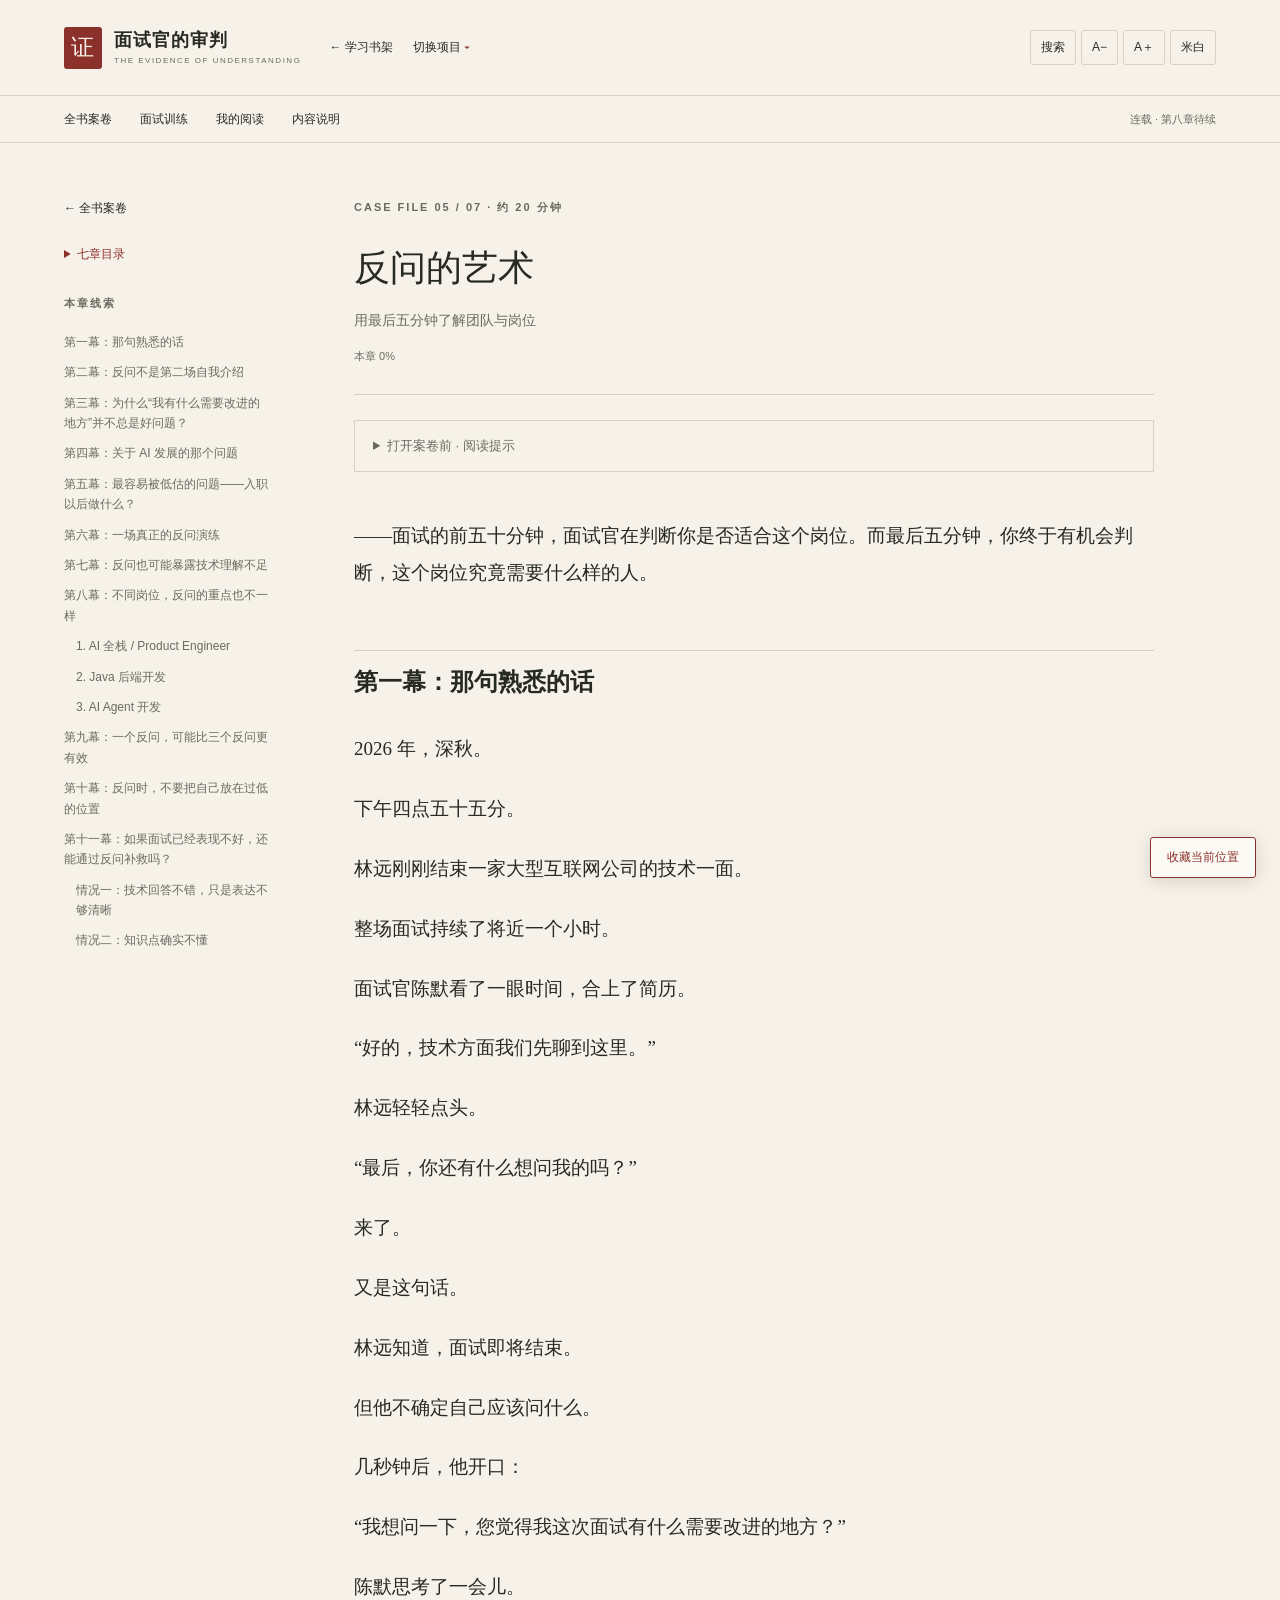
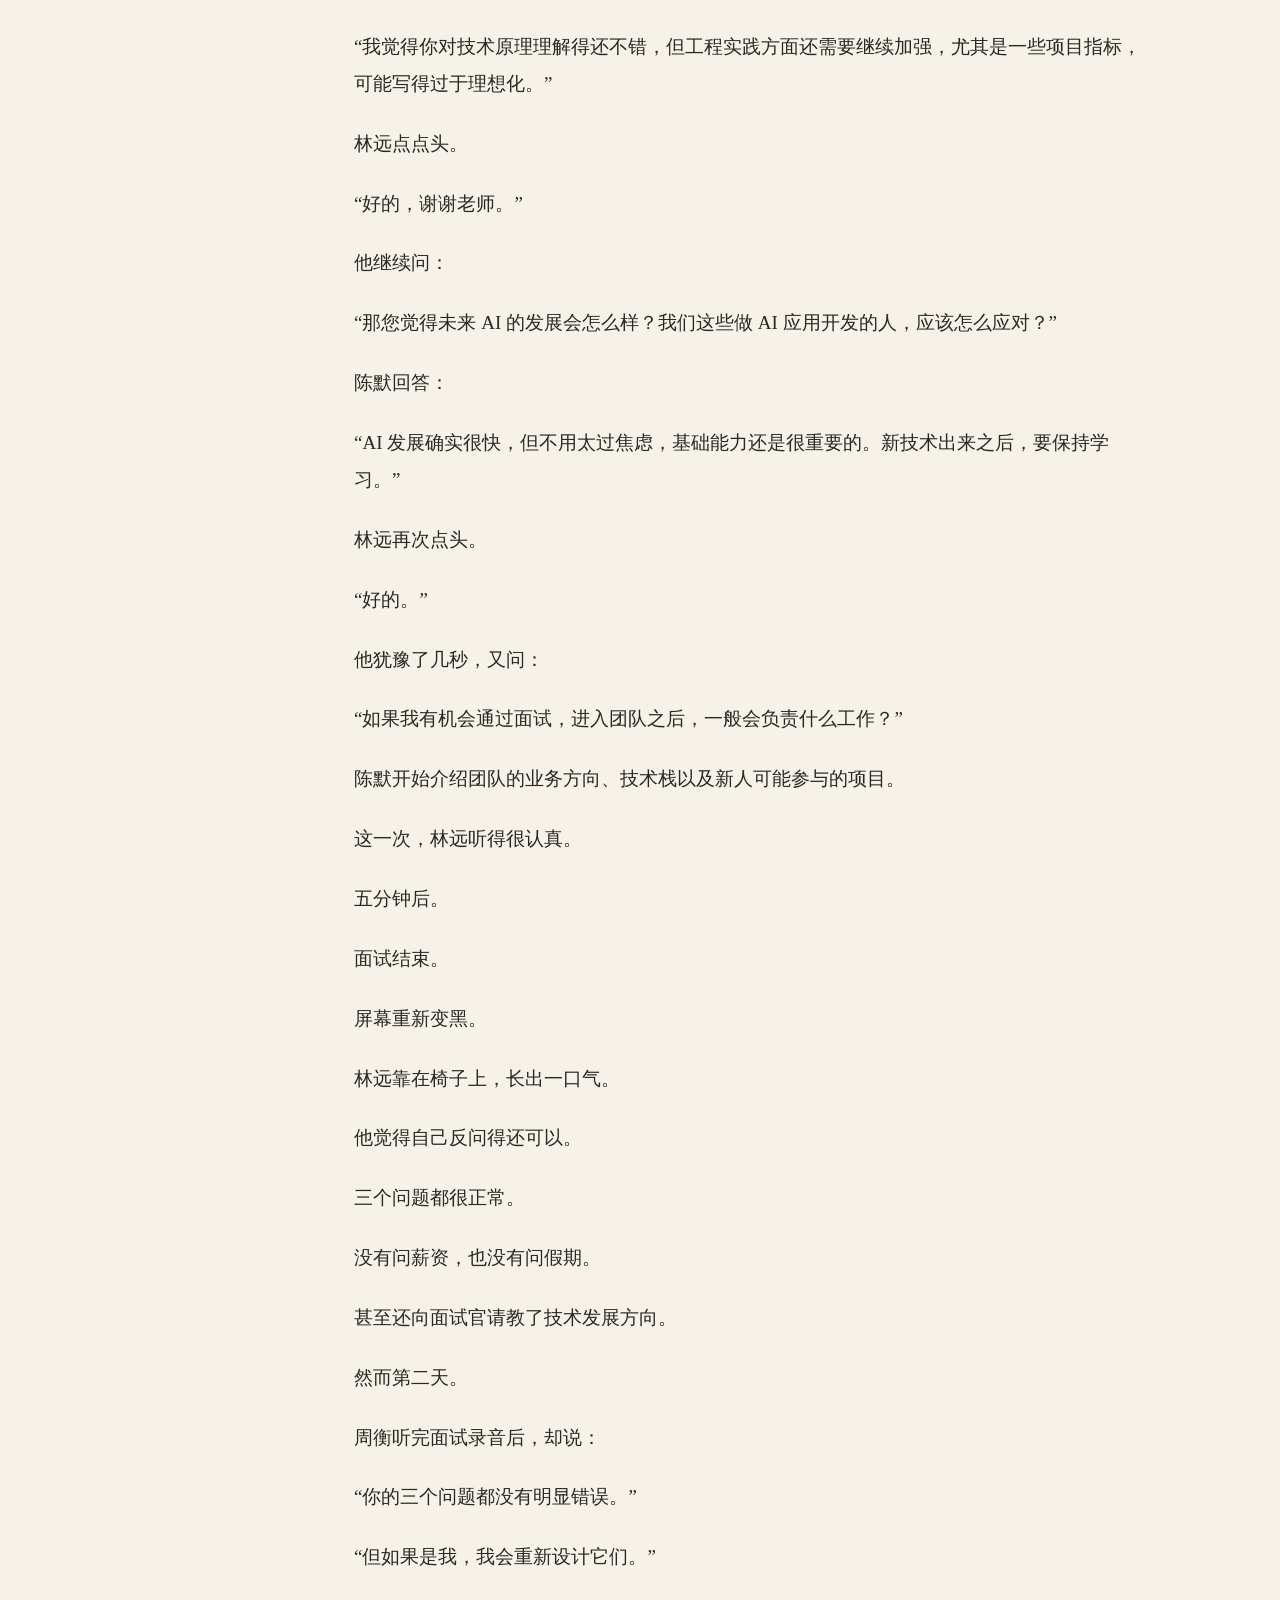
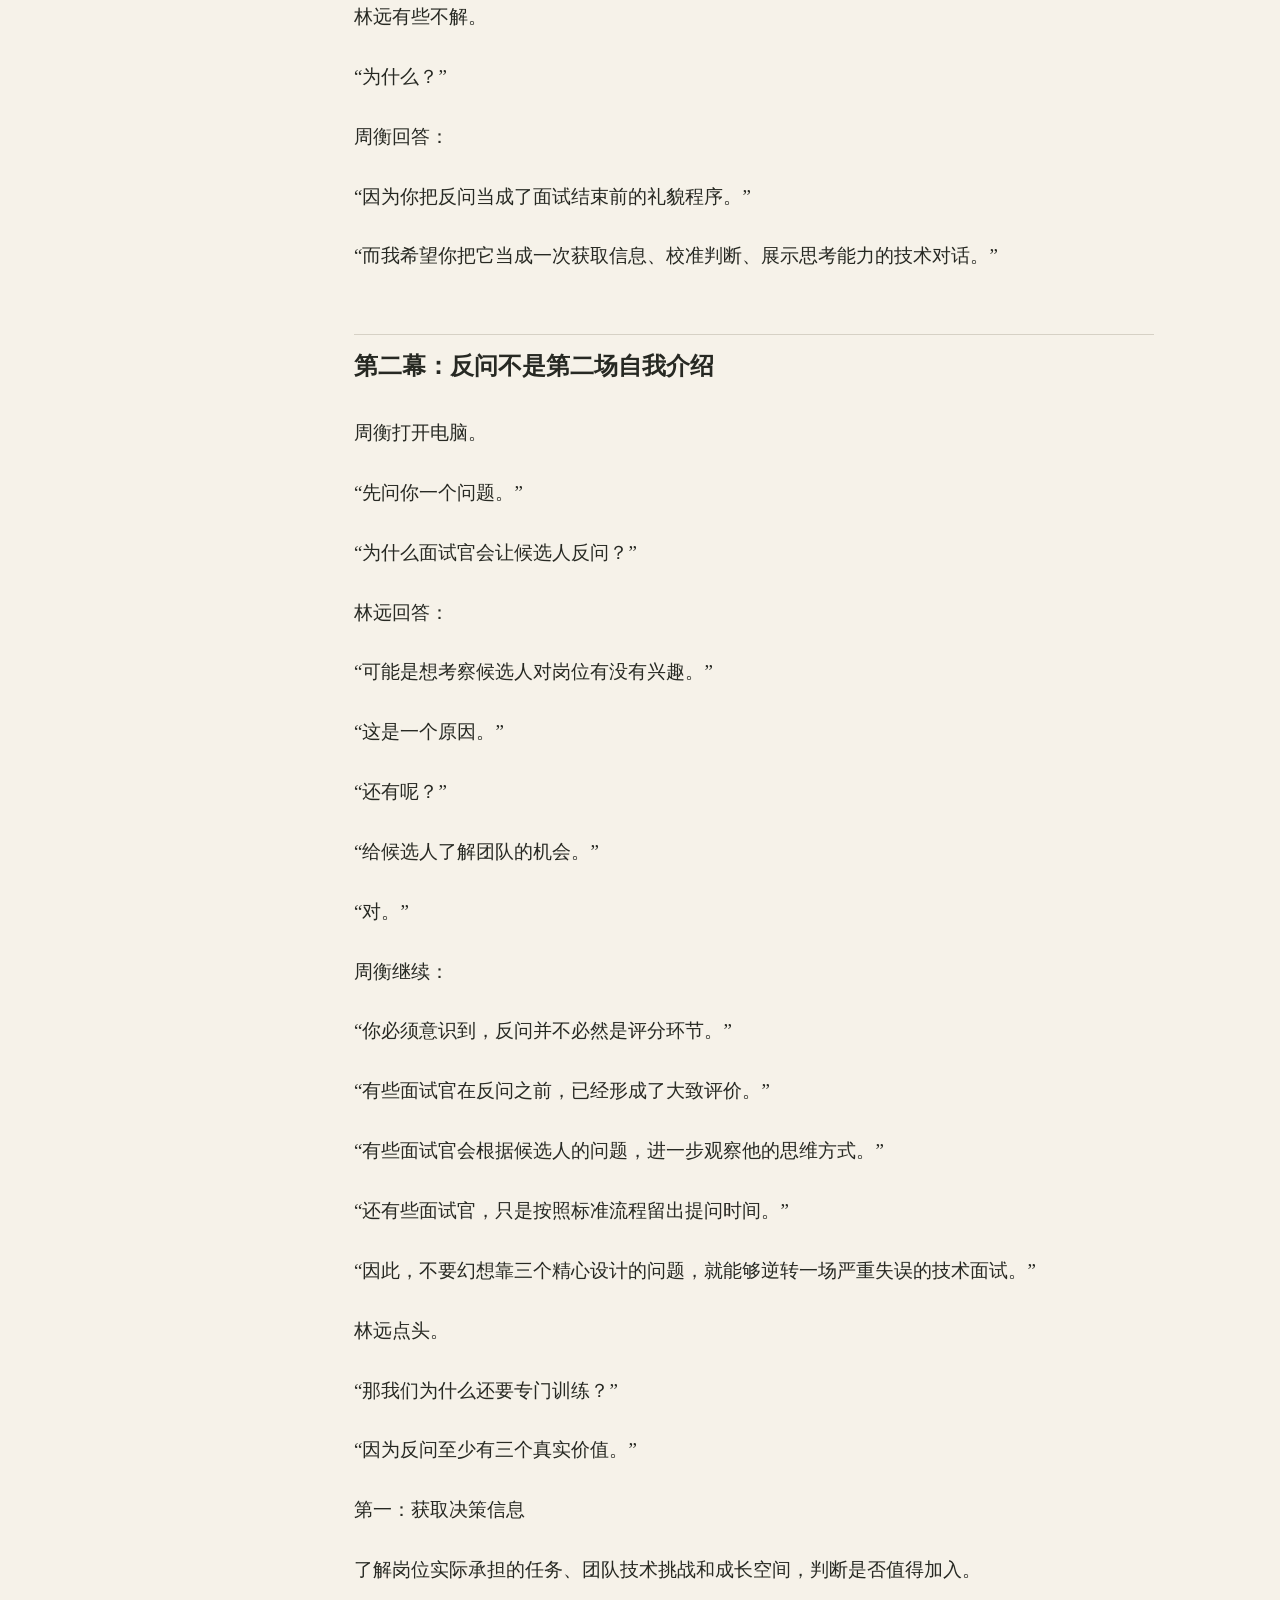
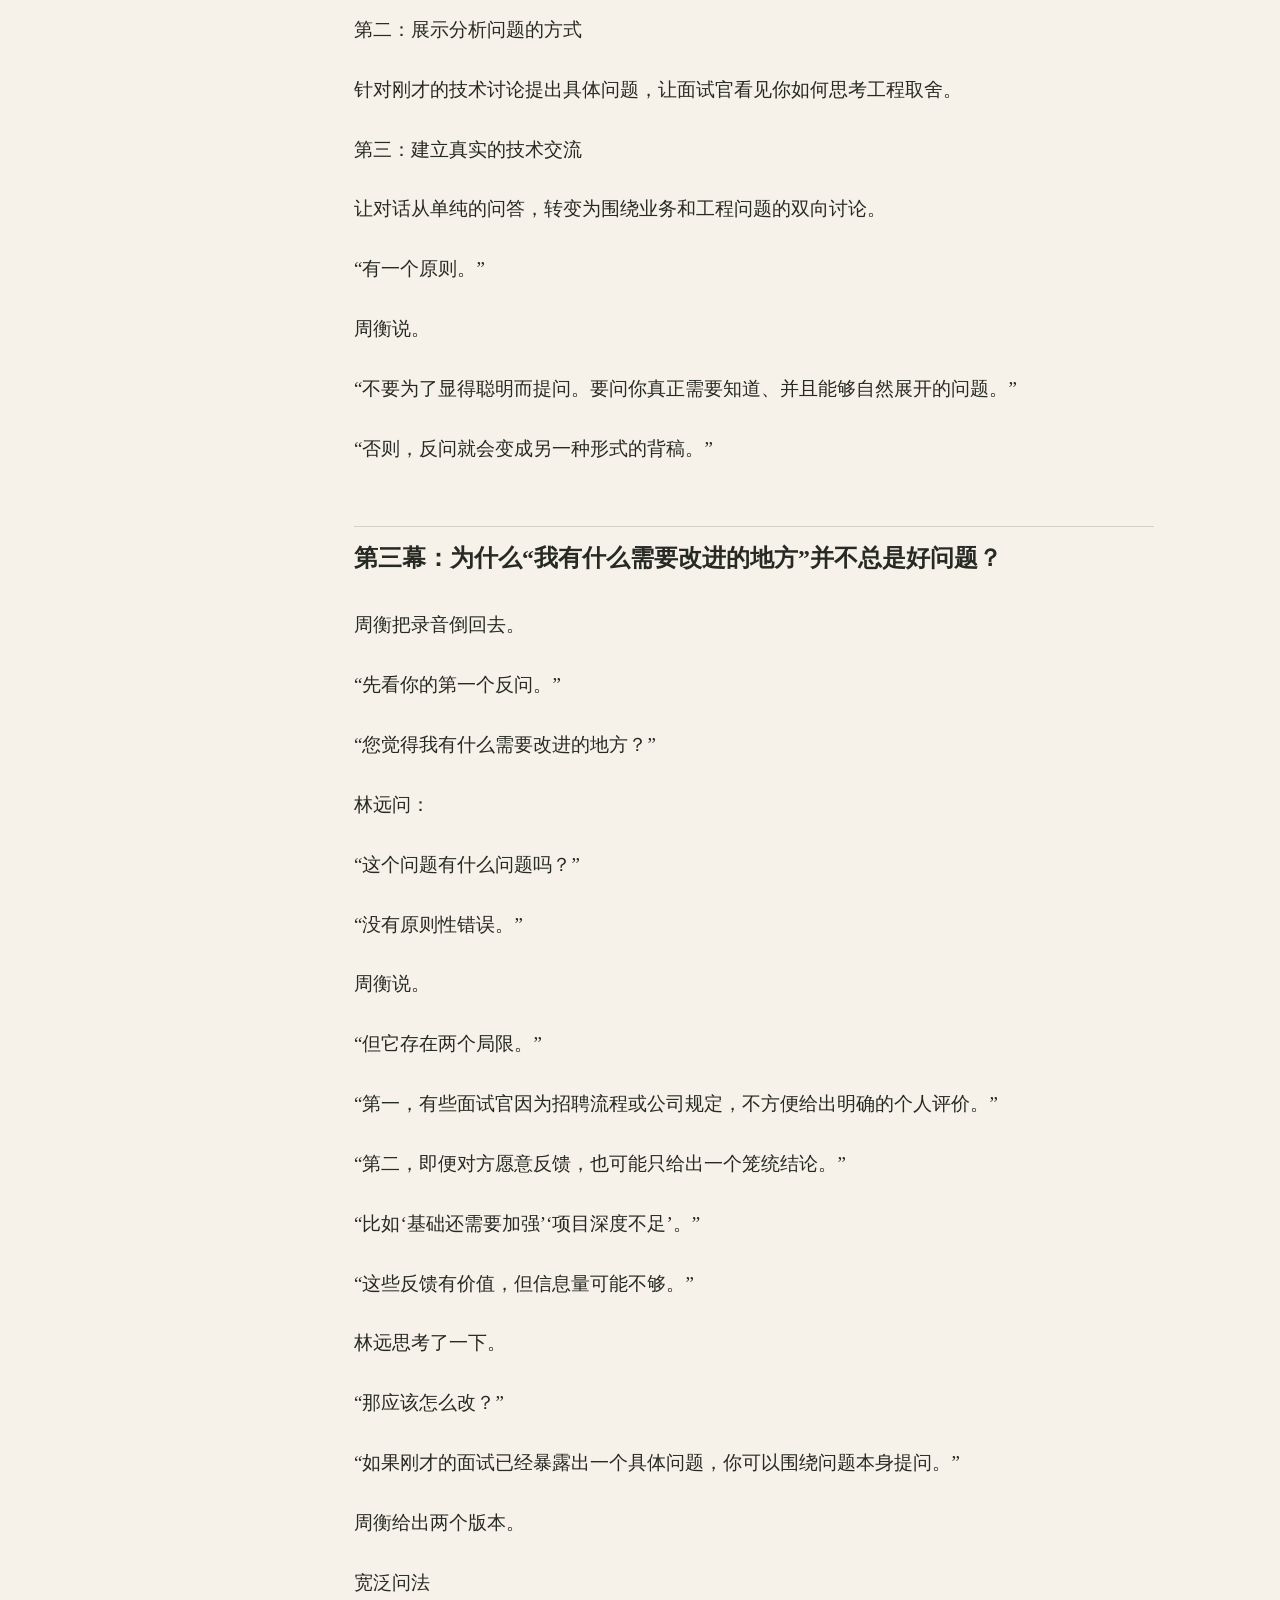
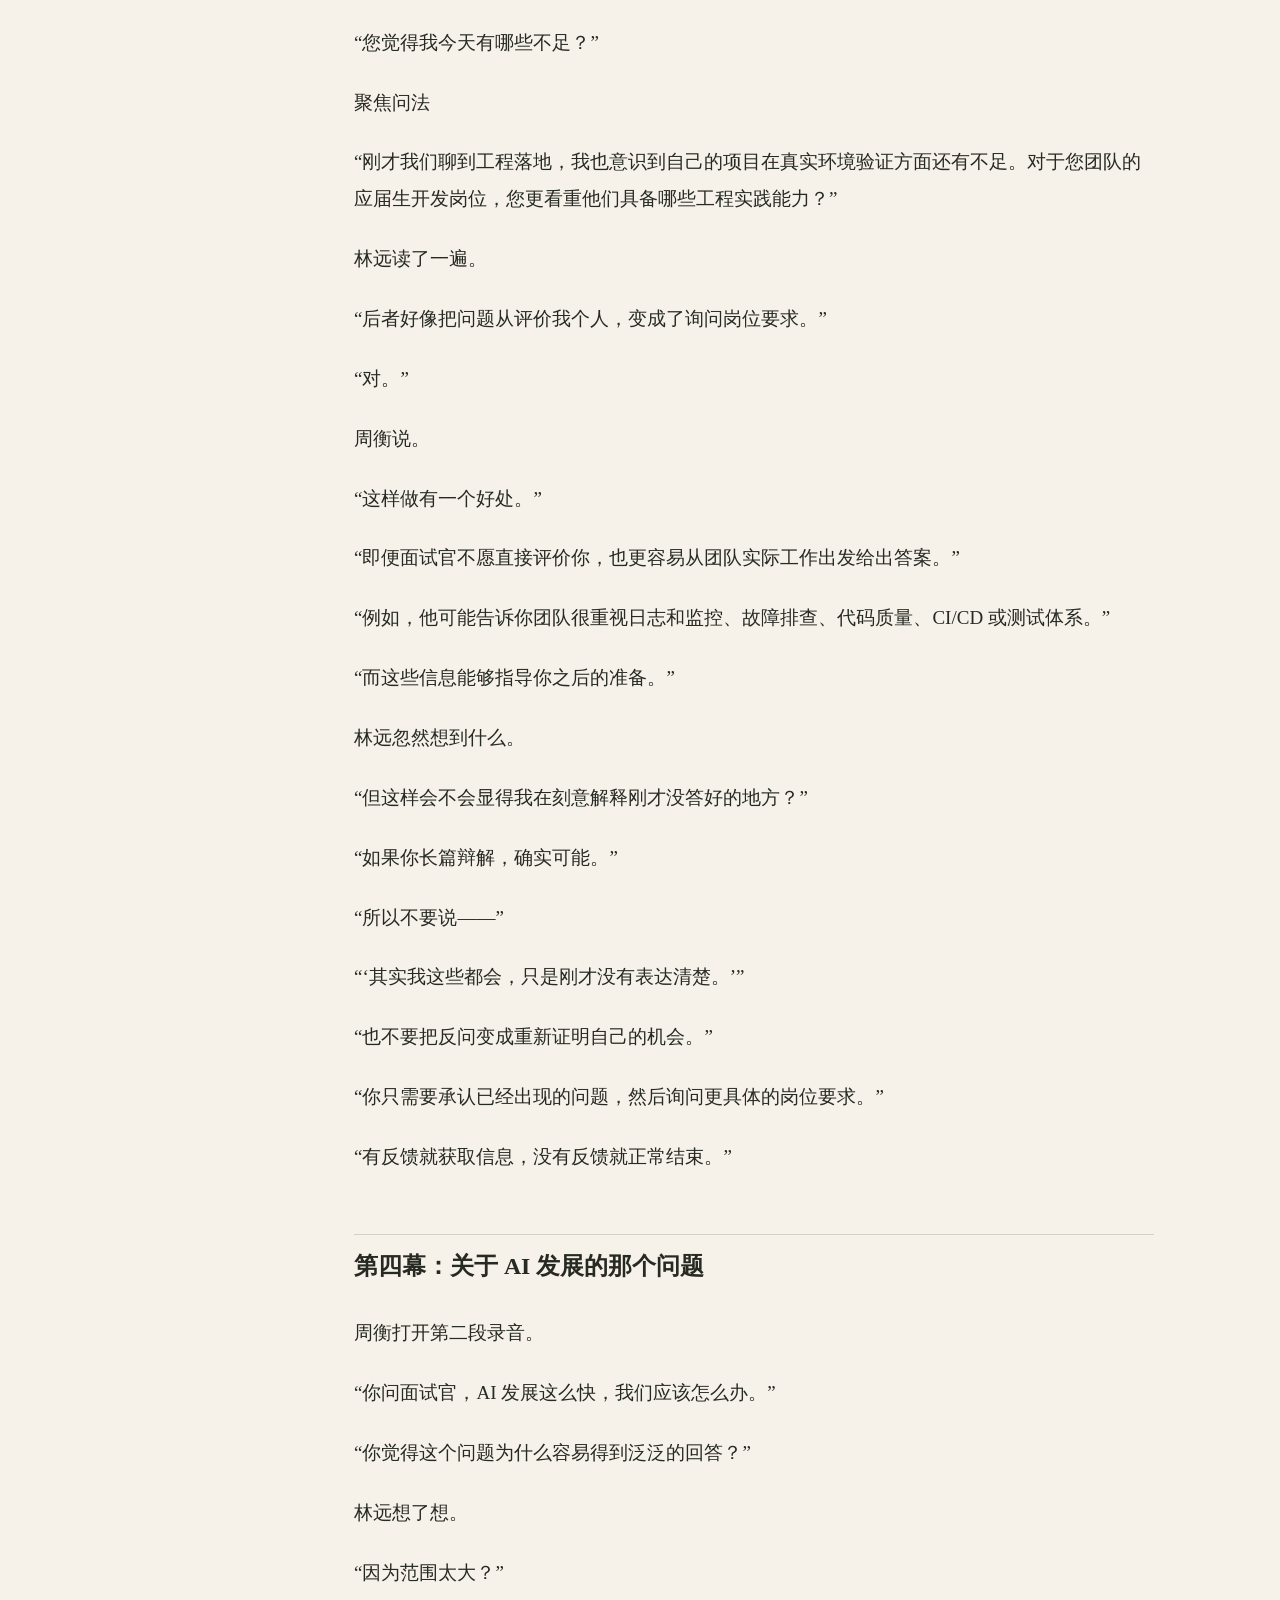
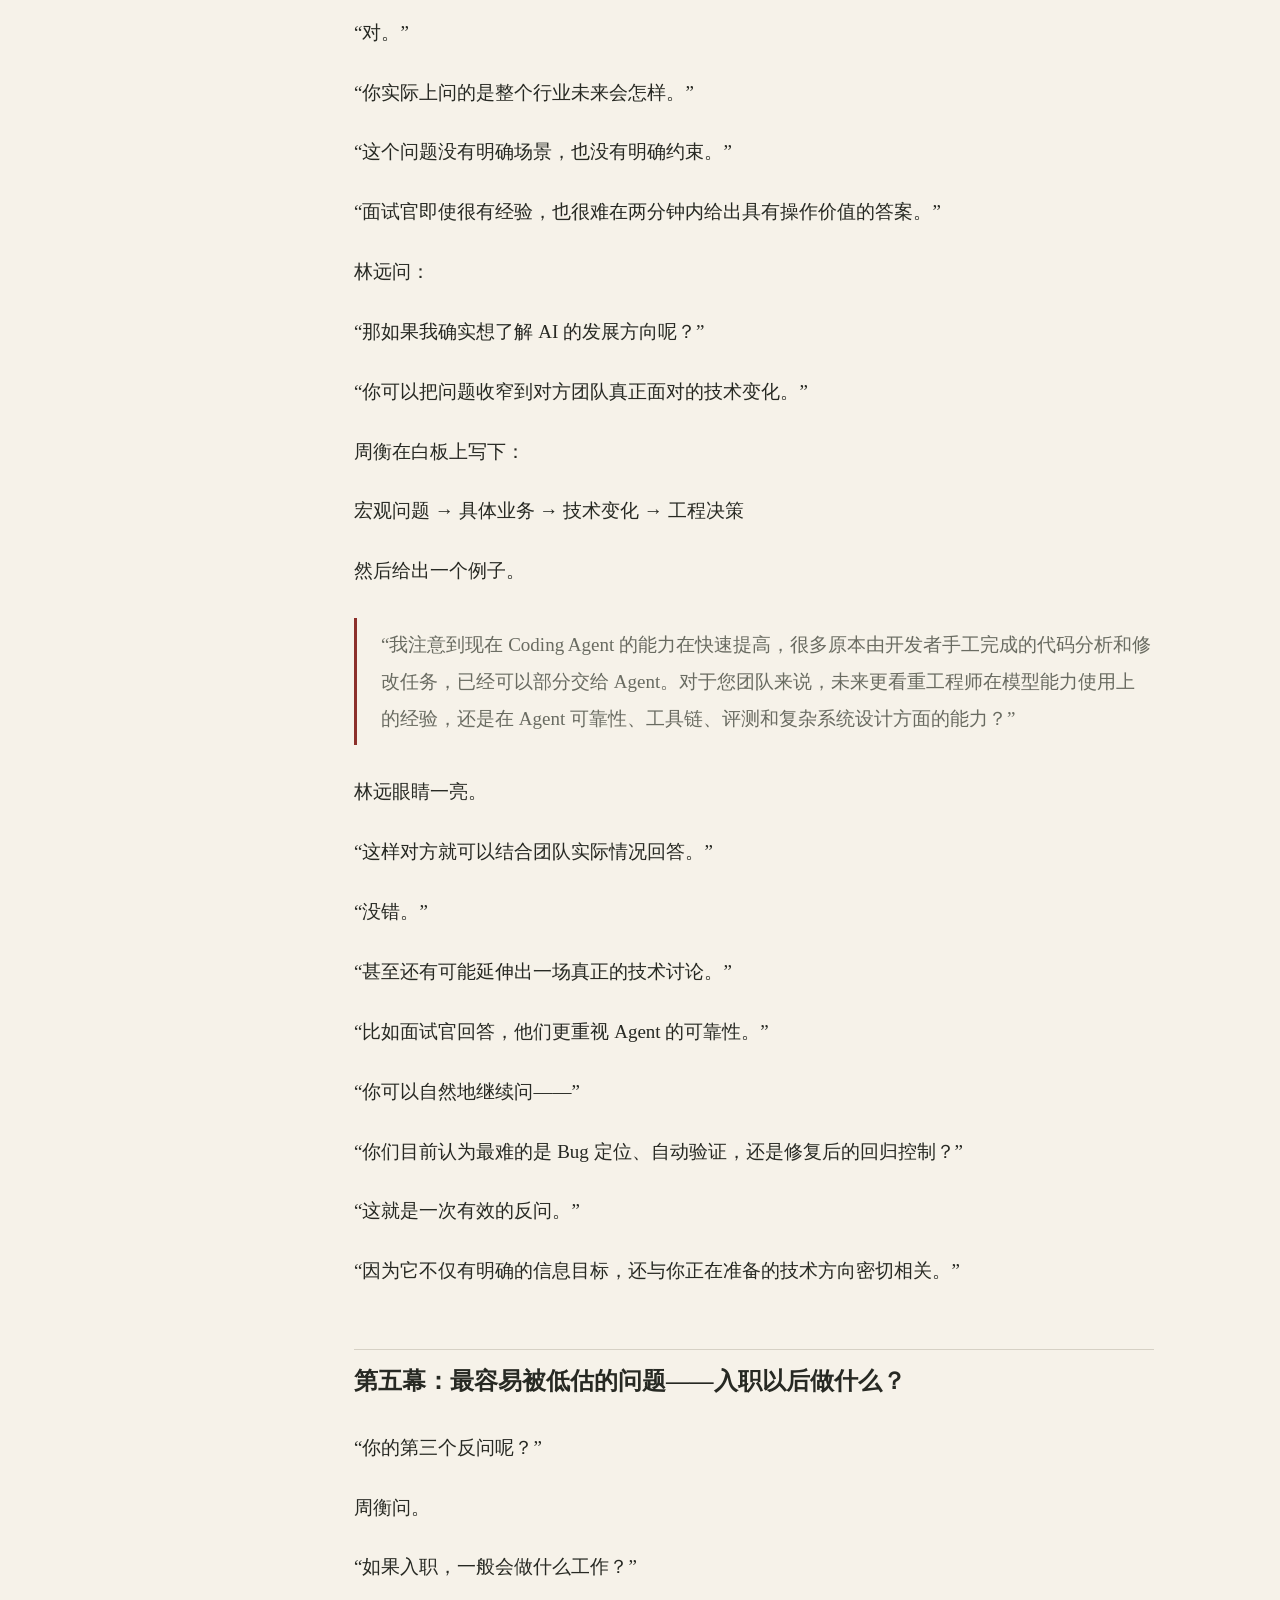
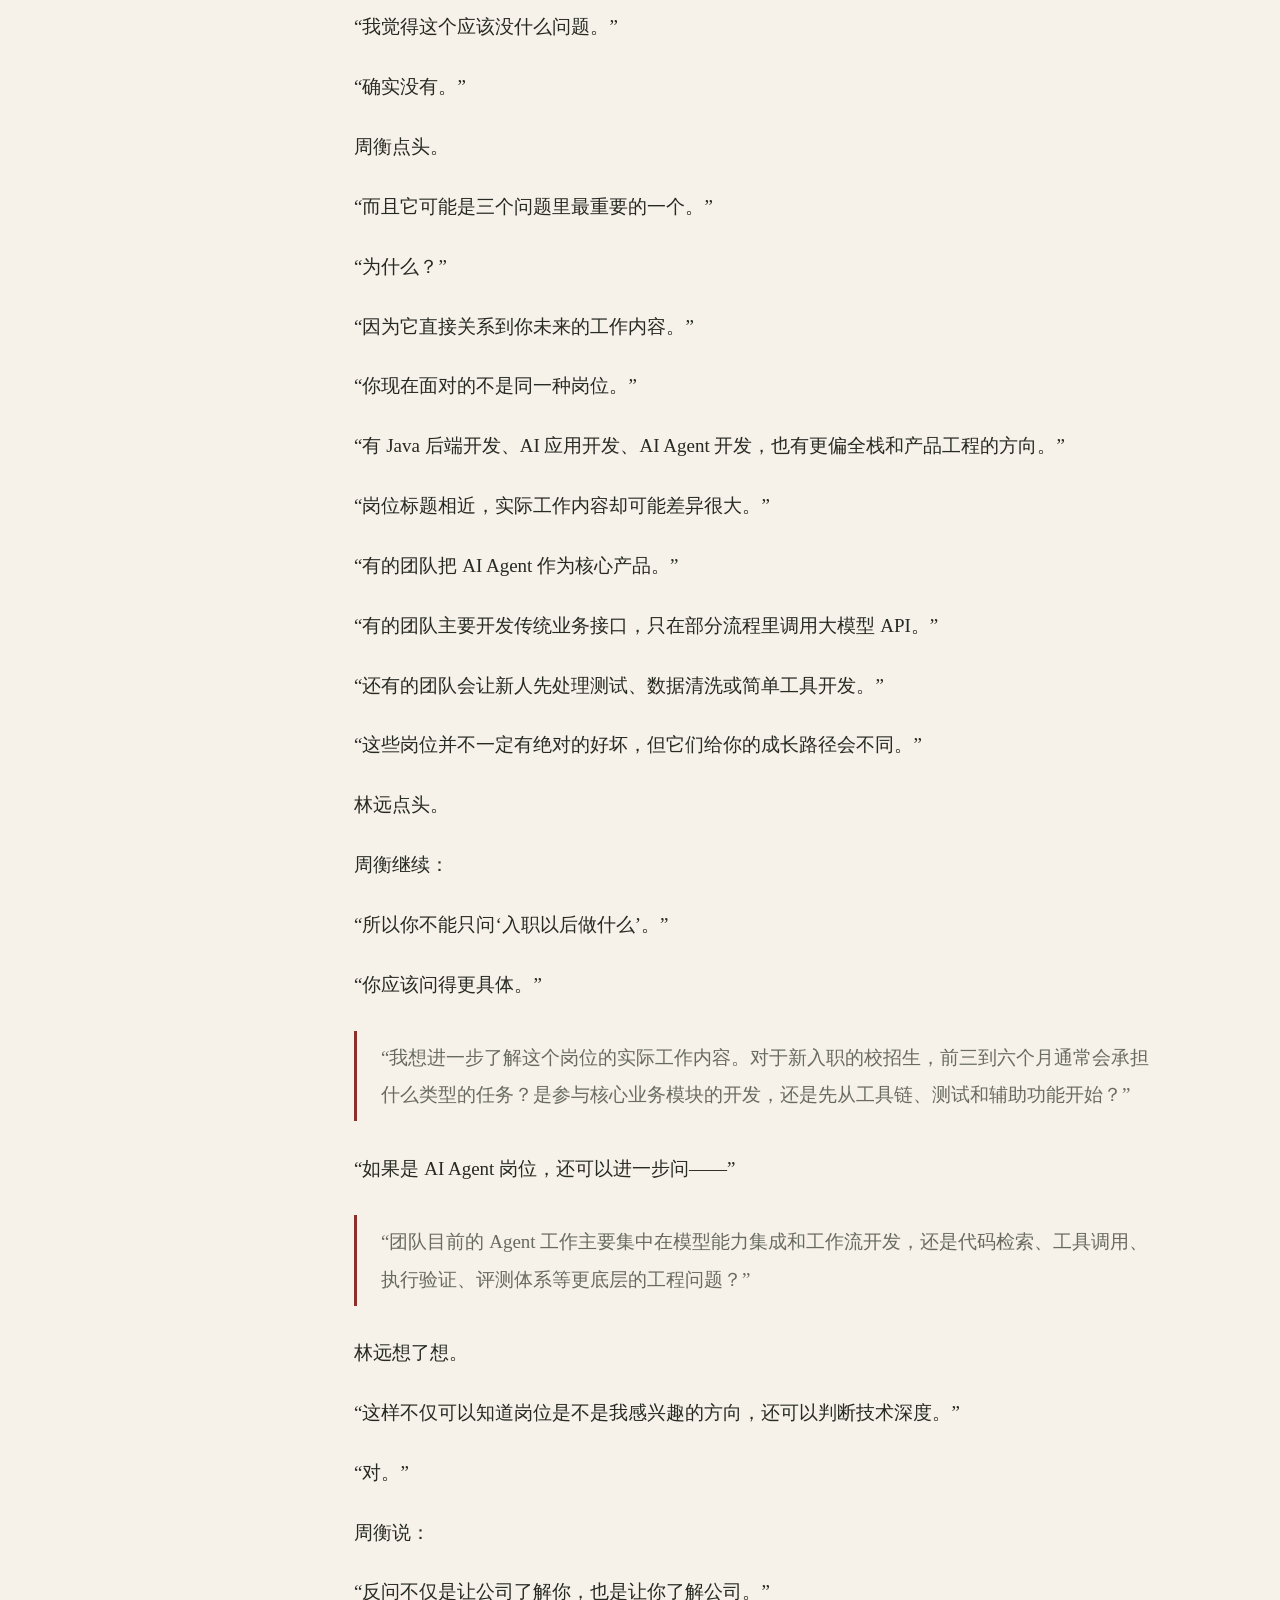
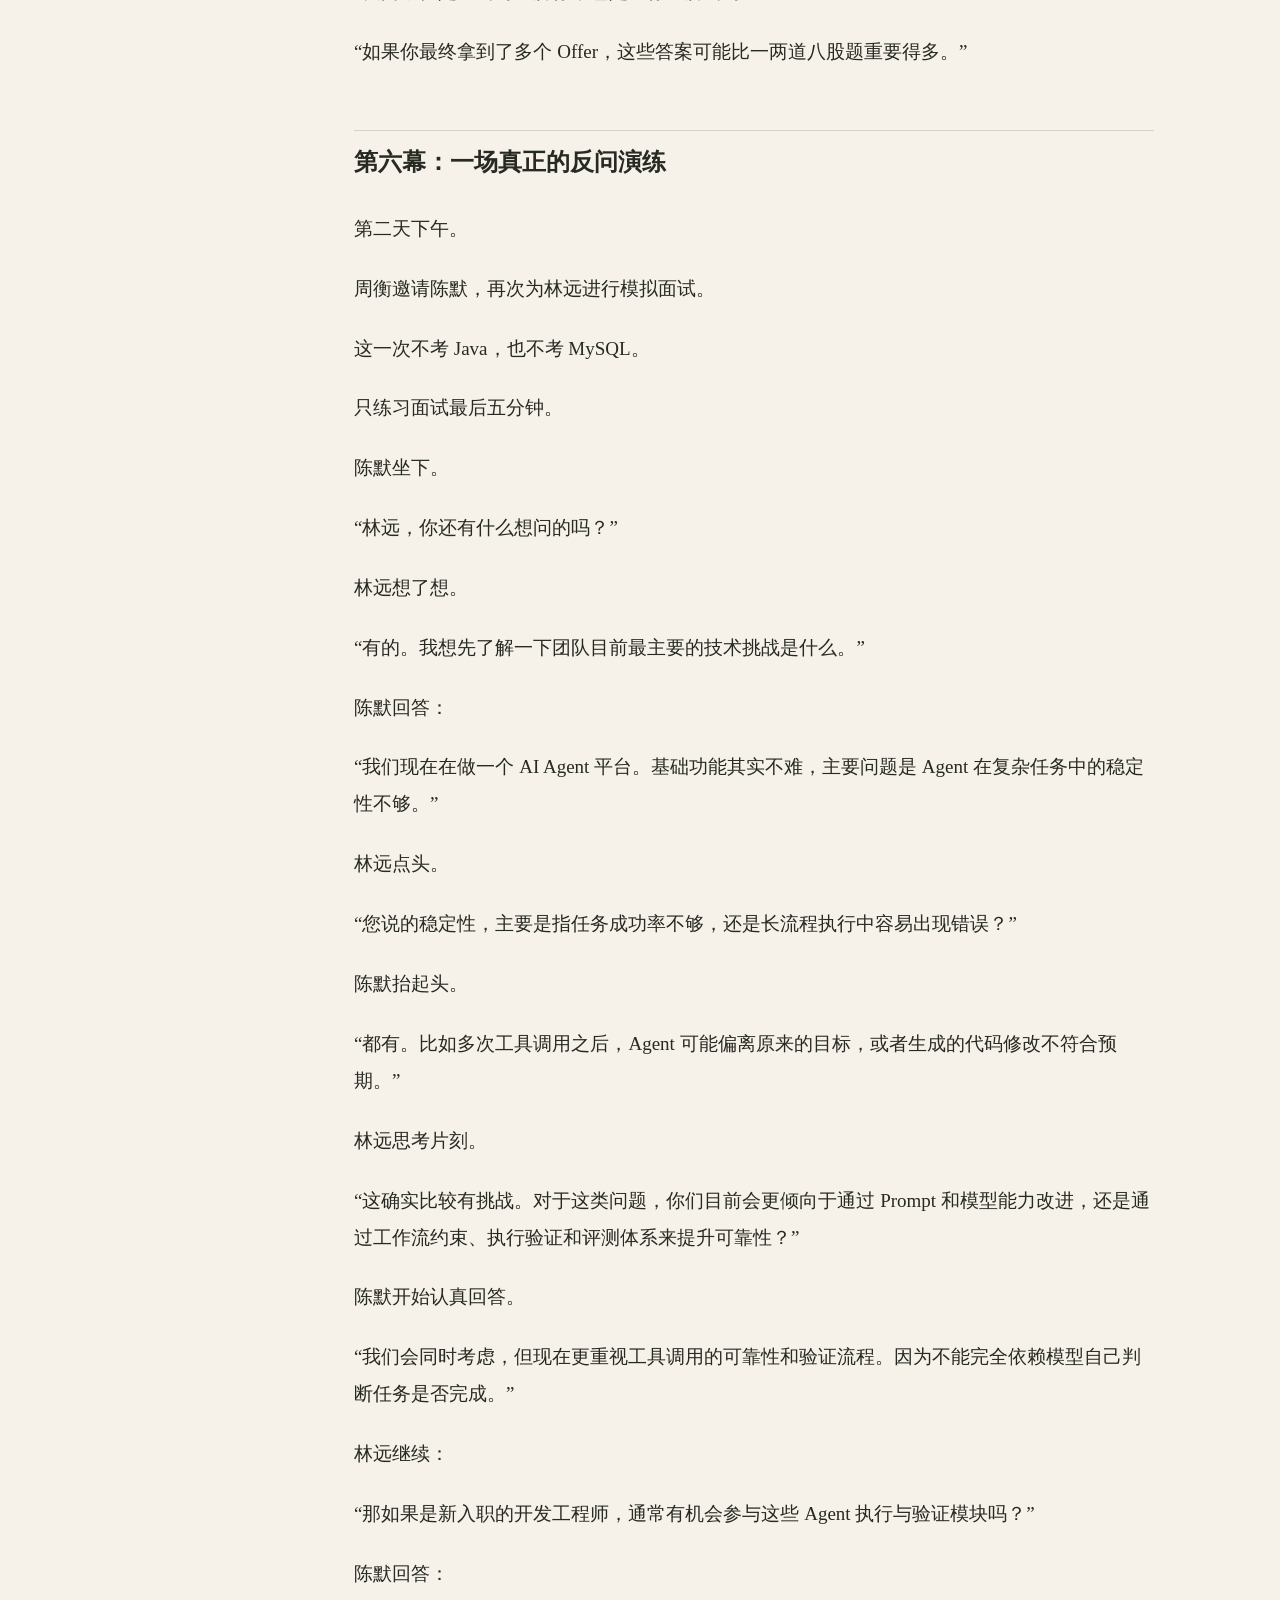
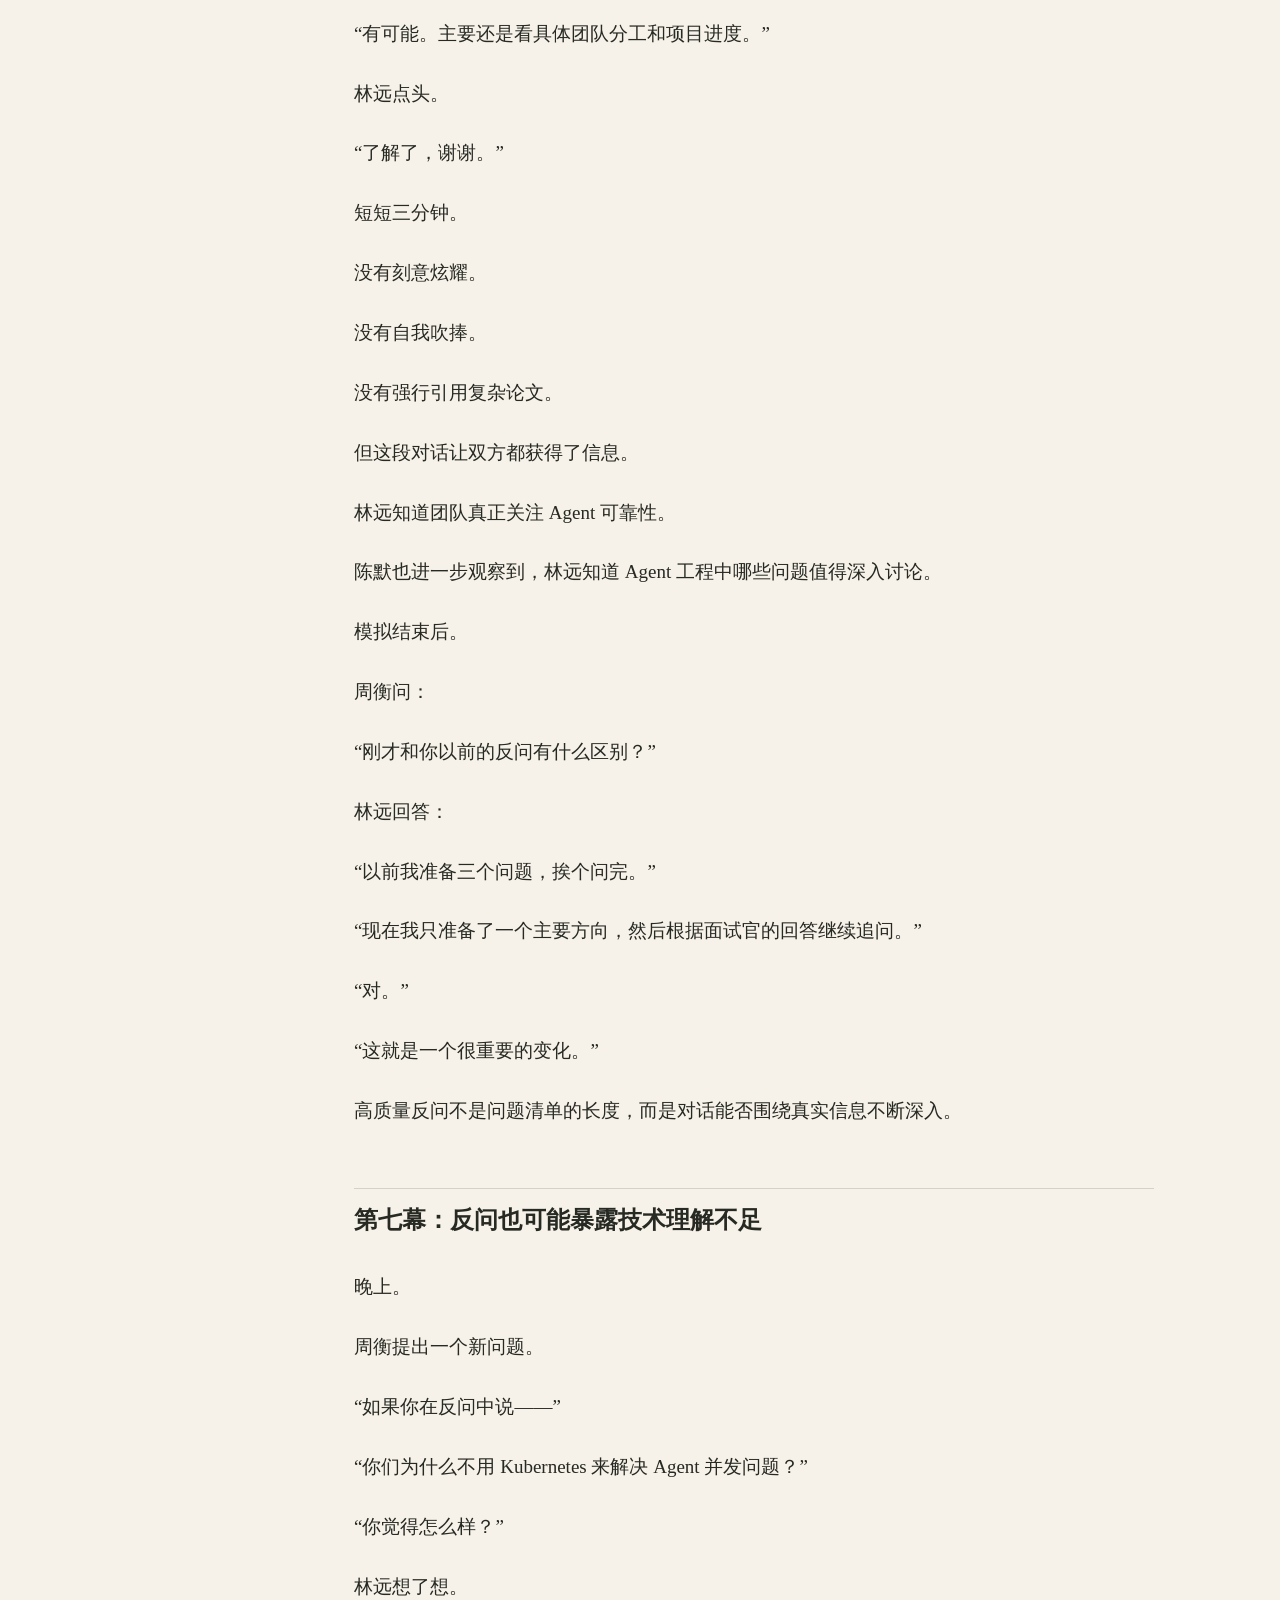
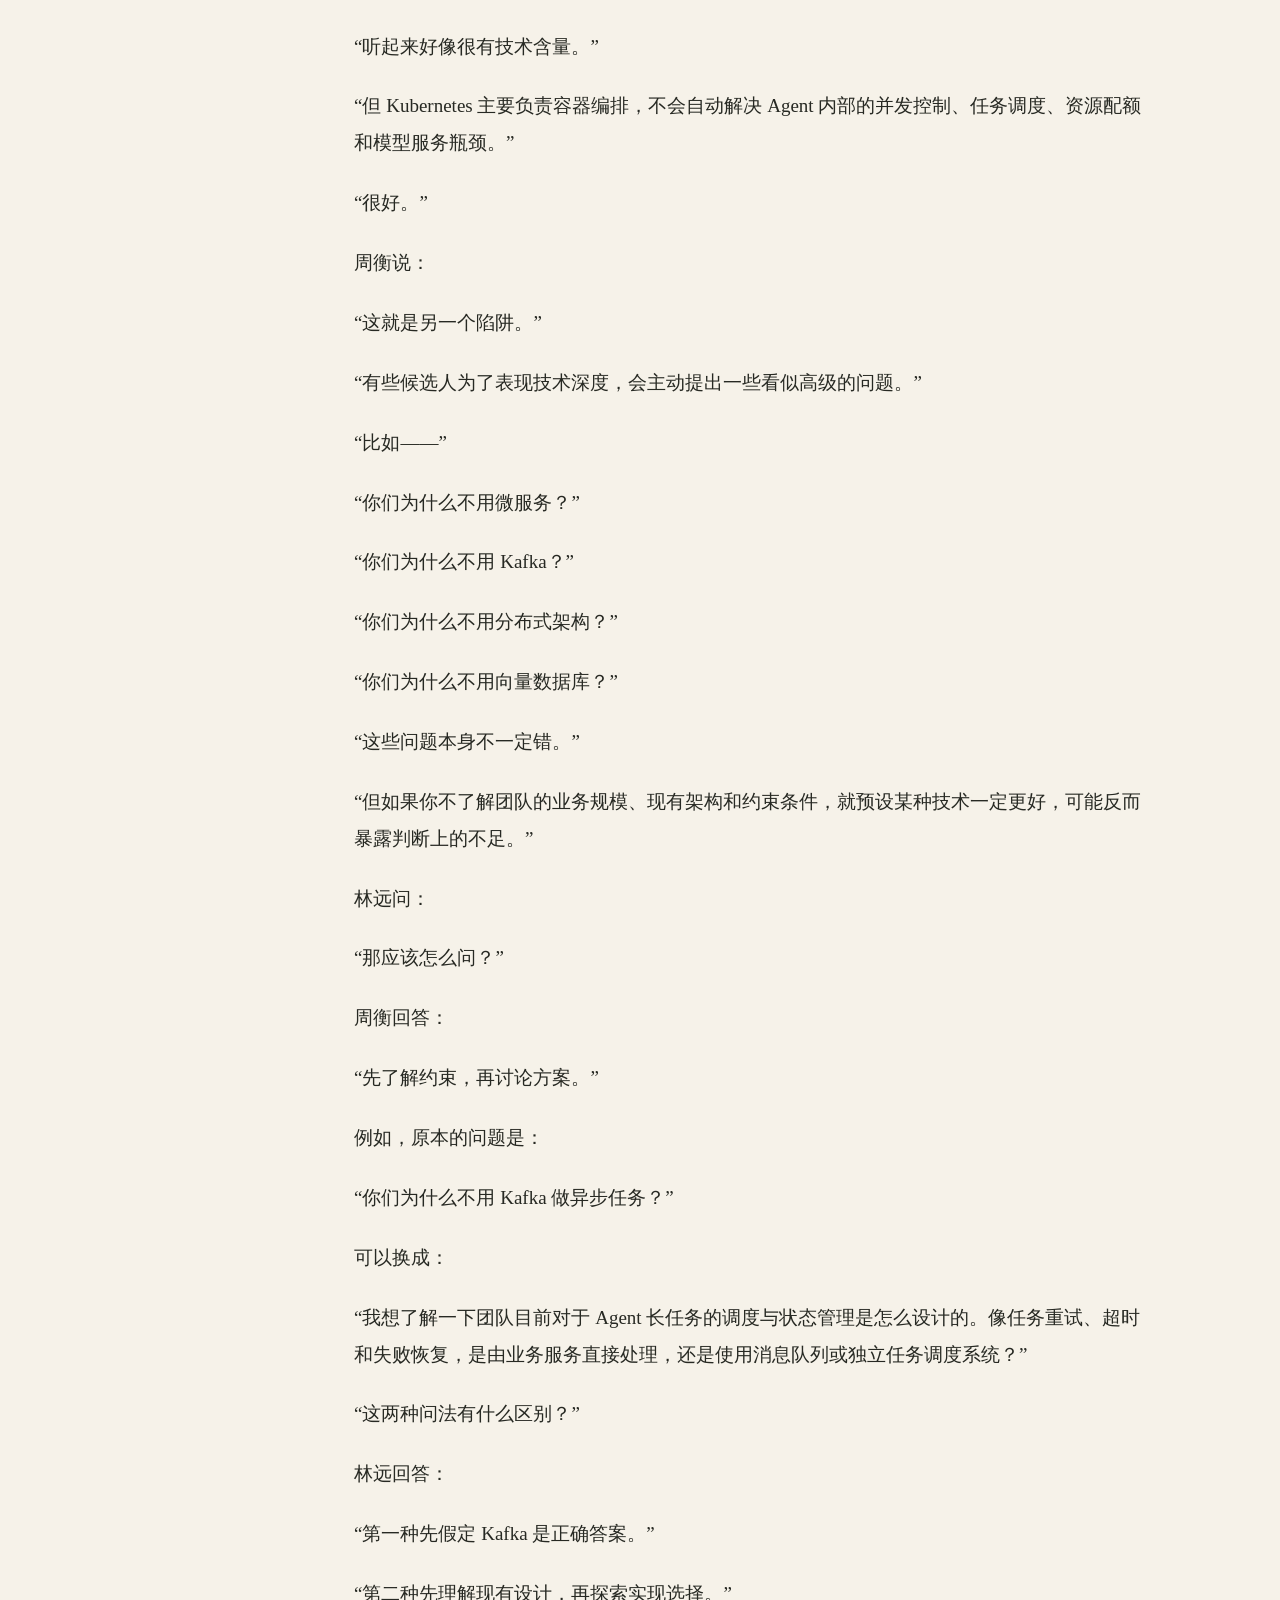
<file: docs/chapter-05.html>
<!doctype html>
<html lang="zh-CN"><head><meta charset="utf-8"><meta name="viewport" content="width=device-width,initial-scale=1"><meta name="color-scheme" content="light dark"><meta name="description" content="面试官的审判：七章技术面试小说，七组本地训练。从知道到讲清楚，让真实能力有据可循。"><title>反问的艺术 · 面试官的审判</title><script>try{let t=localStorage.getItem('interview-proof-theme');document.documentElement.dataset.theme=['light','white','dark'].includes(t)?t:'light';document.documentElement.style.setProperty('--reading-size',Math.max(16,Math.min(26,Number(localStorage.getItem('interview-proof-size'))||19))+'px')}catch(e){}</script><link rel="icon" href="favicon.svg" type="image/svg+xml"><link rel="stylesheet" href="style.css"><script src="app.js" defer></script><script src="training.js" defer></script></head>
<body data-chapter="5"><a class="skip" href="#main">跳到正文</a><div id="progress" aria-hidden="true"></div><header class="site-header"><a class="brand" href="index.html"><span class="brand-seal" aria-hidden="true">证</span><span>面试官的审判<small>THE EVIDENCE OF UNDERSTANDING</small></span></a><nav class="shelf-nav" aria-label="学习项目导航"><a class="shelf-home" href="/">← 学习书架</a><details class="shelf-switch"><summary>切换项目</summary><div class="shelf-menu"><a href="/pytorch-apprentice/">PyTorch：炼金术士的学徒</a><a href="/ai-era-reader/">AI 纪元</a><a href="/data-empire-reader/">数据帝国</a><a href="/rag-empire-reader/">RAG 帝国</a><a href="/system-design-reader/">系统设计</a><a href="/online-troubleshooting-reader/">生产环境</a><a href="/coding-agent-reader/">Agent 帝国</a><a href="/interview-proof-reader/" aria-current="page">面试官的审判</a><a href="/langchain-empire-reader/">LangChain 帝国</a></div></details></nav><div class="controls"><button id="search-open" title="搜索全书（/）">搜索</button><button id="smaller" aria-label="缩小字号">A−</button><button id="larger" aria-label="增大字号">A＋</button><button id="theme" aria-label="切换阅读背景">米白</button></div></header>
<nav class="section-nav" aria-label="本书导航"><a href="index.html">全书案卷</a><a href="practice.html">面试训练</a><a href="reading.html">我的阅读</a><a href="editorial.html">内容说明</a><span>连载 · 第八章待续</span></nav>
<div class="reader-layout"><aside class="reader-aside"><a href="index.html">← 全书案卷</a><details class="book-toc"><summary>七章目录</summary><nav><a href="chapter-01.html"><span>01</span> 你知道，不代表他知道</a><a href="chapter-02.html"><span>02</span> 追问陷阱</a><a href="chapter-03.html"><span>03</span> 简历里的数字</a><a href="chapter-04.html"><span>04</span> 黄金九十秒</a><a href="chapter-05.html" aria-current="page"><span>05</span> 反问的艺术</a><a href="chapter-06.html"><span>06</span> 被记住的人</a><a href="chapter-07.html"><span>07</span> 压力面试</a></nav></details><p class="eyebrow">本章线索</p><div class="toc">
<ul>
<li><a href="#_1">第一幕：那句熟悉的话</a></li>
<li><a href="#_2">第二幕：反问不是第二场自我介绍</a></li>
<li><a href="#_3">第三幕：为什么“我有什么需要改进的地方”并不总是好问题？</a></li>
<li><a href="#ai">第四幕：关于 AI 发展的那个问题</a></li>
<li><a href="#_4">第五幕：最容易被低估的问题——入职以后做什么？</a></li>
<li><a href="#_5">第六幕：一场真正的反问演练</a></li>
<li><a href="#_6">第七幕：反问也可能暴露技术理解不足</a></li>
<li><a href="#_7">第八幕：不同岗位，反问的重点也不一样</a><ul>
<li><a href="#1-ai-product-engineer">1. AI 全栈 / Product Engineer</a></li>
<li><a href="#2-java">2. Java 后端开发</a></li>
<li><a href="#3-ai-agent">3. AI Agent 开发</a></li>
</ul>
</li>
<li><a href="#_8">第九幕：一个反问，可能比三个反问更有效</a></li>
<li><a href="#_9">第十幕：反问时，不要把自己放在过低的位置</a></li>
<li><a href="#_10">第十一幕：如果面试已经表现不好，还能通过反问补救吗？</a><ul>
<li><a href="#_11">情况一：技术回答不错，只是表达不够清晰</a></li>
<li><a href="#_12">情况二：知识点确实不懂</a></li>
<li><a href="#_13">情况三：项目真实性受到质疑</a></li>
</ul>
</li>
<li><a href="#_14">第十二幕：一份真正属于你的反问策略</a></li>
<li><a href="#_15">我的反问清单</a></li>
<li><a href="#_16">终章：你不是来请求被录用的</a></li>
<li><a href="#_17">周衡的课后总结</a><ul>
<li><a href="#_18">下一章预告</a></li>
</ul>
</li>
</ul>
</div>
<a class="aside-training" href="practice.html#questions">进入本章训练 ↗</a></aside><main id="main" class="chapter-main"><div class="chapter-heading"><p class="eyebrow">CASE FILE 05 / 07 · 约 20 分钟</p><h1>反问的艺术</h1><p class="chapter-subtitle">用最后五分钟了解团队与岗位</p><div class="chapter-tools"><button id="bookmark" aria-pressed="false">收藏当前位置</button><span id="read-status" role="status"></span></div></div><details class="mobile-toc"><summary>章节与本章目录</summary><nav class="book-links"><a href="chapter-01.html"><span>01</span> 你知道，不代表他知道</a><a href="chapter-02.html"><span>02</span> 追问陷阱</a><a href="chapter-03.html"><span>03</span> 简历里的数字</a><a href="chapter-04.html"><span>04</span> 黄金九十秒</a><a href="chapter-05.html" aria-current="page"><span>05</span> 反问的艺术</a><a href="chapter-06.html"><span>06</span> 被记住的人</a><a href="chapter-07.html"><span>07</span> 压力面试</a></nav><div class="toc">
<ul>
<li><a href="#_1">第一幕：那句熟悉的话</a></li>
<li><a href="#_2">第二幕：反问不是第二场自我介绍</a></li>
<li><a href="#_3">第三幕：为什么“我有什么需要改进的地方”并不总是好问题？</a></li>
<li><a href="#ai">第四幕：关于 AI 发展的那个问题</a></li>
<li><a href="#_4">第五幕：最容易被低估的问题——入职以后做什么？</a></li>
<li><a href="#_5">第六幕：一场真正的反问演练</a></li>
<li><a href="#_6">第七幕：反问也可能暴露技术理解不足</a></li>
<li><a href="#_7">第八幕：不同岗位，反问的重点也不一样</a><ul>
<li><a href="#1-ai-product-engineer">1. AI 全栈 / Product Engineer</a></li>
<li><a href="#2-java">2. Java 后端开发</a></li>
<li><a href="#3-ai-agent">3. AI Agent 开发</a></li>
</ul>
</li>
<li><a href="#_8">第九幕：一个反问，可能比三个反问更有效</a></li>
<li><a href="#_9">第十幕：反问时，不要把自己放在过低的位置</a></li>
<li><a href="#_10">第十一幕：如果面试已经表现不好，还能通过反问补救吗？</a><ul>
<li><a href="#_11">情况一：技术回答不错，只是表达不够清晰</a></li>
<li><a href="#_12">情况二：知识点确实不懂</a></li>
<li><a href="#_13">情况三：项目真实性受到质疑</a></li>
</ul>
</li>
<li><a href="#_14">第十二幕：一份真正属于你的反问策略</a></li>
<li><a href="#_15">我的反问清单</a></li>
<li><a href="#_16">终章：你不是来请求被录用的</a></li>
<li><a href="#_17">周衡的课后总结</a><ul>
<li><a href="#_18">下一章预告</a></li>
</ul>
</li>
</ul>
</div>
</details><details class="editor-note"><summary>打开案卷前 · 阅读提示</summary><p>反问用于了解岗位与团队；效果取决于情境，不保证改变录用判断。</p></details><article><p>——面试的前五十分钟，面试官在判断你是否适合这个岗位。而最后五分钟，你终于有机会判断，这个岗位究竟需要什么样的人。</p>
<h2 id="_1">第一幕：那句熟悉的话</h2>
<p>2026 年，深秋。</p>
<p>下午四点五十五分。</p>
<p>林远刚刚结束一家大型互联网公司的技术一面。</p>
<p>整场面试持续了将近一个小时。</p>
<p>面试官陈默看了一眼时间，合上了简历。</p>
<p>“好的，技术方面我们先聊到这里。”</p>
<p>林远轻轻点头。</p>
<p>“最后，你还有什么想问我的吗？”</p>
<p>来了。</p>
<p>又是这句话。</p>
<p>林远知道，面试即将结束。</p>
<p>但他不确定自己应该问什么。</p>
<p>几秒钟后，他开口：</p>
<p>“我想问一下，您觉得我这次面试有什么需要改进的地方？”</p>
<p>陈默思考了一会儿。</p>
<p>“我觉得你对技术原理理解得还不错，但工程实践方面还需要继续加强，尤其是一些项目指标，可能写得过于理想化。”</p>
<p>林远点点头。</p>
<p>“好的，谢谢老师。”</p>
<p>他继续问：</p>
<p>“那您觉得未来 AI 的发展会怎么样？我们这些做 AI 应用开发的人，应该怎么应对？”</p>
<p>陈默回答：</p>
<p>“AI 发展确实很快，但不用太过焦虑，基础能力还是很重要的。新技术出来之后，要保持学习。”</p>
<p>林远再次点头。</p>
<p>“好的。”</p>
<p>他犹豫了几秒，又问：</p>
<p>“如果我有机会通过面试，进入团队之后，一般会负责什么工作？”</p>
<p>陈默开始介绍团队的业务方向、技术栈以及新人可能参与的项目。</p>
<p>这一次，林远听得很认真。</p>
<p>五分钟后。</p>
<p>面试结束。</p>
<p>屏幕重新变黑。</p>
<p>林远靠在椅子上，长出一口气。</p>
<p>他觉得自己反问得还可以。</p>
<p>三个问题都很正常。</p>
<p>没有问薪资，也没有问假期。</p>
<p>甚至还向面试官请教了技术发展方向。</p>
<p>然而第二天。</p>
<p>周衡听完面试录音后，却说：</p>
<p>“你的三个问题都没有明显错误。”</p>
<p>“但如果是我，我会重新设计它们。”</p>
<p>林远有些不解。</p>
<p>“为什么？”</p>
<p>周衡回答：</p>
<p>“因为你把反问当成了面试结束前的礼貌程序。”</p>
<p>“而我希望你把它当成一次获取信息、校准判断、展示思考能力的技术对话。”</p>
<h2 id="_2">第二幕：反问不是第二场自我介绍</h2>
<p>周衡打开电脑。</p>
<p>“先问你一个问题。”</p>
<p>“为什么面试官会让候选人反问？”</p>
<p>林远回答：</p>
<p>“可能是想考察候选人对岗位有没有兴趣。”</p>
<p>“这是一个原因。”</p>
<p>“还有呢？”</p>
<p>“给候选人了解团队的机会。”</p>
<p>“对。”</p>
<p>周衡继续：</p>
<p>“你必须意识到，反问并不必然是评分环节。”</p>
<p>“有些面试官在反问之前，已经形成了大致评价。”</p>
<p>“有些面试官会根据候选人的问题，进一步观察他的思维方式。”</p>
<p>“还有些面试官，只是按照标准流程留出提问时间。”</p>
<p>“因此，不要幻想靠三个精心设计的问题，就能够逆转一场严重失误的技术面试。”</p>
<p>林远点头。</p>
<p>“那我们为什么还要专门训练？”</p>
<p>“因为反问至少有三个真实价值。”</p>
<p>第一：获取决策信息</p>
<p>了解岗位实际承担的任务、团队技术挑战和成长空间，判断是否值得加入。</p>
<p>第二：展示分析问题的方式</p>
<p>针对刚才的技术讨论提出具体问题，让面试官看见你如何思考工程取舍。</p>
<p>第三：建立真实的技术交流</p>
<p>让对话从单纯的问答，转变为围绕业务和工程问题的双向讨论。</p>
<p>“有一个原则。”</p>
<p>周衡说。</p>
<p>“不要为了显得聪明而提问。要问你真正需要知道、并且能够自然展开的问题。”</p>
<p>“否则，反问就会变成另一种形式的背稿。”</p>
<h2 id="_3">第三幕：为什么“我有什么需要改进的地方”并不总是好问题？</h2>
<p>周衡把录音倒回去。</p>
<p>“先看你的第一个反问。”</p>
<p>“您觉得我有什么需要改进的地方？”</p>
<p>林远问：</p>
<p>“这个问题有什么问题吗？”</p>
<p>“没有原则性错误。”</p>
<p>周衡说。</p>
<p>“但它存在两个局限。”</p>
<p>“第一，有些面试官因为招聘流程或公司规定，不方便给出明确的个人评价。”</p>
<p>“第二，即便对方愿意反馈，也可能只给出一个笼统结论。”</p>
<p>“比如‘基础还需要加强’‘项目深度不足’。”</p>
<p>“这些反馈有价值，但信息量可能不够。”</p>
<p>林远思考了一下。</p>
<p>“那应该怎么改？”</p>
<p>“如果刚才的面试已经暴露出一个具体问题，你可以围绕问题本身提问。”</p>
<p>周衡给出两个版本。</p>
<p>宽泛问法</p>
<p>“您觉得我今天有哪些不足？”</p>
<p>聚焦问法</p>
<p>“刚才我们聊到工程落地，我也意识到自己的项目在真实环境验证方面还有不足。对于您团队的应届生开发岗位，您更看重他们具备哪些工程实践能力？”</p>
<p>林远读了一遍。</p>
<p>“后者好像把问题从评价我个人，变成了询问岗位要求。”</p>
<p>“对。”</p>
<p>周衡说。</p>
<p>“这样做有一个好处。”</p>
<p>“即便面试官不愿直接评价你，也更容易从团队实际工作出发给出答案。”</p>
<p>“例如，他可能告诉你团队很重视日志和监控、故障排查、代码质量、CI/CD 或测试体系。”</p>
<p>“而这些信息能够指导你之后的准备。”</p>
<p>林远忽然想到什么。</p>
<p>“但这样会不会显得我在刻意解释刚才没答好的地方？”</p>
<p>“如果你长篇辩解，确实可能。”</p>
<p>“所以不要说——”</p>
<p>“‘其实我这些都会，只是刚才没有表达清楚。’”</p>
<p>“也不要把反问变成重新证明自己的机会。”</p>
<p>“你只需要承认已经出现的问题，然后询问更具体的岗位要求。”</p>
<p>“有反馈就获取信息，没有反馈就正常结束。”</p>
<h2 id="ai">第四幕：关于 AI 发展的那个问题</h2>
<p>周衡打开第二段录音。</p>
<p>“你问面试官，AI 发展这么快，我们应该怎么办。”</p>
<p>“你觉得这个问题为什么容易得到泛泛的回答？”</p>
<p>林远想了想。</p>
<p>“因为范围太大？”</p>
<p>“对。”</p>
<p>“你实际上问的是整个行业未来会怎样。”</p>
<p>“这个问题没有明确场景，也没有明确约束。”</p>
<p>“面试官即使很有经验，也很难在两分钟内给出具有操作价值的答案。”</p>
<p>林远问：</p>
<p>“那如果我确实想了解 AI 的发展方向呢？”</p>
<p>“你可以把问题收窄到对方团队真正面对的技术变化。”</p>
<p>周衡在白板上写下：</p>
<p>宏观问题 → 具体业务 → 技术变化 → 工程决策</p>
<p>然后给出一个例子。</p>
<blockquote>
<p>“我注意到现在 Coding Agent 的能力在快速提高，很多原本由开发者手工完成的代码分析和修改任务，已经可以部分交给 Agent。对于您团队来说，未来更看重工程师在模型能力使用上的经验，还是在 Agent 可靠性、工具链、评测和复杂系统设计方面的能力？”</p>
</blockquote>
<p>林远眼睛一亮。</p>
<p>“这样对方就可以结合团队实际情况回答。”</p>
<p>“没错。”</p>
<p>“甚至还有可能延伸出一场真正的技术讨论。”</p>
<p>“比如面试官回答，他们更重视 Agent 的可靠性。”</p>
<p>“你可以自然地继续问——”</p>
<p>“你们目前认为最难的是 Bug 定位、自动验证，还是修复后的回归控制？”</p>
<p>“这就是一次有效的反问。”</p>
<p>“因为它不仅有明确的信息目标，还与你正在准备的技术方向密切相关。”</p>
<h2 id="_4">第五幕：最容易被低估的问题——入职以后做什么？</h2>
<p>“你的第三个反问呢？”</p>
<p>周衡问。</p>
<p>“如果入职，一般会做什么工作？”</p>
<p>“我觉得这个应该没什么问题。”</p>
<p>“确实没有。”</p>
<p>周衡点头。</p>
<p>“而且它可能是三个问题里最重要的一个。”</p>
<p>“为什么？”</p>
<p>“因为它直接关系到你未来的工作内容。”</p>
<p>“你现在面对的不是同一种岗位。”</p>
<p>“有 Java 后端开发、AI 应用开发、AI Agent 开发，也有更偏全栈和产品工程的方向。”</p>
<p>“岗位标题相近，实际工作内容却可能差异很大。”</p>
<p>“有的团队把 AI Agent 作为核心产品。”</p>
<p>“有的团队主要开发传统业务接口，只在部分流程里调用大模型 API。”</p>
<p>“还有的团队会让新人先处理测试、数据清洗或简单工具开发。”</p>
<p>“这些岗位并不一定有绝对的好坏，但它们给你的成长路径会不同。”</p>
<p>林远点头。</p>
<p>周衡继续：</p>
<p>“所以你不能只问‘入职以后做什么’。”</p>
<p>“你应该问得更具体。”</p>
<blockquote>
<p>“我想进一步了解这个岗位的实际工作内容。对于新入职的校招生，前三到六个月通常会承担什么类型的任务？是参与核心业务模块的开发，还是先从工具链、测试和辅助功能开始？”</p>
</blockquote>
<p>“如果是 AI Agent 岗位，还可以进一步问——”</p>
<blockquote>
<p>“团队目前的 Agent 工作主要集中在模型能力集成和工作流开发，还是代码检索、工具调用、执行验证、评测体系等更底层的工程问题？”</p>
</blockquote>
<p>林远想了想。</p>
<p>“这样不仅可以知道岗位是不是我感兴趣的方向，还可以判断技术深度。”</p>
<p>“对。”</p>
<p>周衡说：</p>
<p>“反问不仅是让公司了解你，也是让你了解公司。”</p>
<p>“如果你最终拿到了多个 Offer，这些答案可能比一两道八股题重要得多。”</p>
<h2 id="_5">第六幕：一场真正的反问演练</h2>
<p>第二天下午。</p>
<p>周衡邀请陈默，再次为林远进行模拟面试。</p>
<p>这一次不考 Java，也不考 MySQL。</p>
<p>只练习面试最后五分钟。</p>
<p>陈默坐下。</p>
<p>“林远，你还有什么想问的吗？”</p>
<p>林远想了想。</p>
<p>“有的。我想先了解一下团队目前最主要的技术挑战是什么。”</p>
<p>陈默回答：</p>
<p>“我们现在在做一个 AI Agent 平台。基础功能其实不难，主要问题是 Agent 在复杂任务中的稳定性不够。”</p>
<p>林远点头。</p>
<p>“您说的稳定性，主要是指任务成功率不够，还是长流程执行中容易出现错误？”</p>
<p>陈默抬起头。</p>
<p>“都有。比如多次工具调用之后，Agent 可能偏离原来的目标，或者生成的代码修改不符合预期。”</p>
<p>林远思考片刻。</p>
<p>“这确实比较有挑战。对于这类问题，你们目前会更倾向于通过 Prompt 和模型能力改进，还是通过工作流约束、执行验证和评测体系来提升可靠性？”</p>
<p>陈默开始认真回答。</p>
<p>“我们会同时考虑，但现在更重视工具调用的可靠性和验证流程。因为不能完全依赖模型自己判断任务是否完成。”</p>
<p>林远继续：</p>
<p>“那如果是新入职的开发工程师，通常有机会参与这些 Agent 执行与验证模块吗？”</p>
<p>陈默回答：</p>
<p>“有可能。主要还是看具体团队分工和项目进度。”</p>
<p>林远点头。</p>
<p>“了解了，谢谢。”</p>
<p>短短三分钟。</p>
<p>没有刻意炫耀。</p>
<p>没有自我吹捧。</p>
<p>没有强行引用复杂论文。</p>
<p>但这段对话让双方都获得了信息。</p>
<p>林远知道团队真正关注 Agent 可靠性。</p>
<p>陈默也进一步观察到，林远知道 Agent 工程中哪些问题值得深入讨论。</p>
<p>模拟结束后。</p>
<p>周衡问：</p>
<p>“刚才和你以前的反问有什么区别？”</p>
<p>林远回答：</p>
<p>“以前我准备三个问题，挨个问完。”</p>
<p>“现在我只准备了一个主要方向，然后根据面试官的回答继续追问。”</p>
<p>“对。”</p>
<p>“这就是一个很重要的变化。”</p>
<p>高质量反问不是问题清单的长度，而是对话能否围绕真实信息不断深入。</p>
<h2 id="_6">第七幕：反问也可能暴露技术理解不足</h2>
<p>晚上。</p>
<p>周衡提出一个新问题。</p>
<p>“如果你在反问中说——”</p>
<p>“你们为什么不用 Kubernetes 来解决 Agent 并发问题？”</p>
<p>“你觉得怎么样？”</p>
<p>林远想了想。</p>
<p>“听起来好像很有技术含量。”</p>
<p>“但 Kubernetes 主要负责容器编排，不会自动解决 Agent 内部的并发控制、任务调度、资源配额和模型服务瓶颈。”</p>
<p>“很好。”</p>
<p>周衡说：</p>
<p>“这就是另一个陷阱。”</p>
<p>“有些候选人为了表现技术深度，会主动提出一些看似高级的问题。”</p>
<p>“比如——”</p>
<p>“你们为什么不用微服务？”</p>
<p>“你们为什么不用 Kafka？”</p>
<p>“你们为什么不用分布式架构？”</p>
<p>“你们为什么不用向量数据库？”</p>
<p>“这些问题本身不一定错。”</p>
<p>“但如果你不了解团队的业务规模、现有架构和约束条件，就预设某种技术一定更好，可能反而暴露判断上的不足。”</p>
<p>林远问：</p>
<p>“那应该怎么问？”</p>
<p>周衡回答：</p>
<p>“先了解约束，再讨论方案。”</p>
<p>例如，原本的问题是：</p>
<p>“你们为什么不用 Kafka 做异步任务？”</p>
<p>可以换成：</p>
<p>“我想了解一下团队目前对于 Agent 长任务的调度与状态管理是怎么设计的。像任务重试、超时和失败恢复，是由业务服务直接处理，还是使用消息队列或独立任务调度系统？”</p>
<p>“这两种问法有什么区别？”</p>
<p>林远回答：</p>
<p>“第一种先假定 Kafka 是正确答案。”</p>
<p>“第二种先理解现有设计，再探索实现选择。”</p>
<p>“对。”</p>
<p>周衡说：</p>
<p>“成熟的技术讨论，不是看到一个问题就立即报出解决方案。”</p>
<p>“而是先弄清楚问题规模、可靠性要求和现有约束。”</p>
<h2 id="_7">第八幕：不同岗位，反问的重点也不一样</h2>
<p>林远拿出自己的求职记录。</p>
<p>“如果我面试的是 Product Engineer、Java 后端和 AI Agent 三种岗位，反问是不是应该区别对待？”</p>
<p>周衡点头。</p>
<p>“当然。”</p>
<p>“因为你要了解的技术能力要求不同。”</p>
<h3 id="1-ai-product-engineer">1. AI 全栈 / Product Engineer</h3>
<p>“对于产品工程师岗位，技术不一定只体现在底层算法复杂度。”</p>
<p>“更重要的可能是如何快速把需求转化为产品，如何结合数据进行迭代，如何在业务约束下做技术取舍。”</p>
<p>推荐反问：</p>
<blockquote>
<p>“我想了解一下团队对 Product Engineer 的定位。对于一个新功能，工程师通常会参与到什么程度？是主要负责实现明确的需求，还是也会参与需求分析、指标设计、上线后的效果评估？”</p>
</blockquote>
<p>这能帮助你判断岗位到底偏业务开发，还是强调端到端的产品能力。</p>
<h3 id="2-java">2. Java 后端开发</h3>
<p>“对于 Java 后端岗位，你更需要关注系统规模、核心业务和工程基础设施。”</p>
<p>推荐反问：</p>
<blockquote>
<p>“目前团队最主要的后端工程挑战是什么？比如数据库性能、服务稳定性、异步任务处理或者高并发场景，新人通常会先接触哪类问题？”</p>
</blockquote>
<h3 id="3-ai-agent">3. AI Agent 开发</h3>
<p>“对于 Agent 岗位，可以重点关注模型与工程系统之间的边界。”</p>
<p>推荐反问：</p>
<blockquote>
<p>“团队目前如何评估 Agent 的实际效果？是更关注任务完成率，还是同时跟踪执行成本、工具调用成功率、失败恢复和回归问题？”</p>
</blockquote>
<p>周衡补充：</p>
<p>“这三个问题没有绝对的优劣。”</p>
<p>“如果面试中已经聊过相关内容，就不要机械重复。”</p>
<p>“你应该基于面试官已经提供的信息提出更深入的问题。”</p>
<h2 id="_8">第九幕：一个反问，可能比三个反问更有效</h2>
<p>第三天。</p>
<p>林远参加了一家 AI 公司的技术面试。</p>
<p>面试官是一名资深架构师。</p>
<p>整场面试主要讨论 Agent 系统设计。</p>
<p>最后，面试官问：</p>
<p>“你有什么想问的吗？”</p>
<p>林远回答：</p>
<p>“有一个问题，我比较感兴趣。”</p>
<p>“您刚才提到，团队在提高 Agent 的任务完成率方面投入了很多精力。”</p>
<p>“我想了解一下，当 Agent 的执行结果不稳定时，你们通常怎样判断问题来自模型本身、上下文构建、工具调用，还是执行验证环节？”</p>
<p>面试官笑了笑。</p>
<p>“这个问题挺具体。”</p>
<p>他开始解释。</p>
<p>“我们会做链路级别的日志记录，对每一步工具调用、模型输出和执行结果进行追踪。同时构建评测任务，分析失败分布。”</p>
<p>林远继续问：</p>
<p>“那你们会不会遇到评测集与真实用户任务分布不一致的问题？”</p>
<p>面试官点头。</p>
<p>“会。这也是比较难的地方。”</p>
<p>“所以我们会结合线上失败案例，不断更新评测集。”</p>
<p>林远问：</p>
<p>“那这类评测体系，是由独立团队维护，还是开发 Agent 的工程师也需要参与？”</p>
<p>面试官回答：</p>
<p>“开发工程师也会参与。”</p>
<p>“因为评测和开发是结合在一起的。”</p>
<p>林远点头。</p>
<p>“了解了。”</p>
<p>他没有继续问第二个准备好的问题。</p>
<p>因为第一个问题已经让他获得了足够重要的信息。</p>
<p>他知道，这个团队并不是单纯依赖 Prompt 调优。</p>
<p>而是在构建具有工程验证能力的 Agent 系统。</p>
<p>这正是他感兴趣的方向。</p>
<h2 id="_9">第十幕：反问时，不要把自己放在过低的位置</h2>
<p>当天晚上。</p>
<p>周衡又给林远上了一课。</p>
<p>“还有一个问题，你之前经常会出现。”</p>
<p>“什么？”</p>
<p>“反问的时候，姿态过低。”</p>
<p>林远有些疑惑。</p>
<p>“我一直比较礼貌啊。”</p>
<p>“礼貌没有问题。”</p>
<p>“问题在于，有时候你会把自己放在一个只等待别人评价的位置。”</p>
<p>周衡举了个例子。</p>
<p>“比如你问——”</p>
<p>“老师，我今天是不是表现得很差？”</p>
<p>“老师，我还有希望通过吗？”</p>
<p>“老师，我是不是不太适合这个岗位？”</p>
<p>“这类问题不一定完全不能问。”</p>
<p>“但很多时候，面试官并不能直接回答，而且这类问题对你的决策帮助有限。”</p>
<p>“你应该知道，技术面试是一场双向匹配。”</p>
<p>“公司在评估你。”</p>
<p>“你也在评估公司。”</p>
<p>“你不需要傲慢，但也不必把全部判断权交给对方。”</p>
<p>林远点头。</p>
<p>“所以我应该把重点放在岗位本身。”</p>
<p>“对。”</p>
<p>“比如问——”</p>
<p>“团队需要什么能力？”</p>
<p>“核心技术挑战是什么？”</p>
<p>“新人会参与哪些实际工作？”</p>
<p>“如何衡量一个工程师的成果？”</p>
<p>“这些问题让你更了解岗位，也能帮助你判断是否适合自己的职业方向。”</p>
<h2 id="_10">第十一幕：如果面试已经表现不好，还能通过反问补救吗？</h2>
<p>夜深了。</p>
<p>林远终于问出了自己最关心的问题。</p>
<p>“周老师，如果我前面项目回答得不好，最后反问还有用吗？”</p>
<p>周衡沉默片刻。</p>
<p>“有时有用，但不要期待奇迹。”</p>
<p>“我给你分三种情况。”</p>
<h3 id="_11">情况一：技术回答不错，只是表达不够清晰</h3>
<p>“这时候反问有机会补充展示你的思考方式。”</p>
<p>“例如，你前面介绍 Agent 项目时没有充分展开验证体系，但反问中围绕 Agent 任务成功率和回归测试展开了合理的讨论。”</p>
<p>“面试官可能会获得新的能力证据。”</p>
<p>“不过不要故意把反问变成第二次自我介绍。”</p>
<h3 id="_12">情况二：知识点确实不懂</h3>
<p>“这时候反问不能替代技术能力。”</p>
<p>“如果你连 Java 线程池的基本行为都解释不清，最后问一个很深刻的 AI 发展问题，也不能证明你具备后端岗位所要求的基础能力。”</p>
<h3 id="_13">情况三：项目真实性受到质疑</h3>
<p>“这种情况最需要谨慎。”</p>
<p>“如果前面因为某些指标没有证据而受到质疑，你不能通过最后几分钟刻意表现自信来解决。”</p>
<p>“真正有帮助的是在合适的时候纠正不准确的陈述，明确哪些是真实实验结果，哪些只是方案设计，并在后续拿出可信的工程证据。”</p>
<p>林远沉默了一会儿。</p>
<p>“所以最重要的还是前面的技术表现。”</p>
<p>“对。”</p>
<p>周衡说：</p>
<p>“反问是补充信息的机会，不是掩盖问题的工具。”</p>
<h2 id="_14">第十二幕：一份真正属于你的反问策略</h2>
<p>周衡根据林远近期准备的岗位，整理了六个反问。</p>
<p>他说：</p>
<p>“这些不用全部问。”</p>
<p>“通常选一到三个最符合当前面试情境的问题即可。”</p>
<h2 id="_15">我的反问清单</h2>
<p>面试前，按岗位选择一到三个问题，每个问题再准备一个合理追问：</p>
<table>
<thead>
<tr>
<th>方向</th>
<th>可以提出的问题</th>
<th>想了解什么</th>
</tr>
</thead>
<tbody>
<tr>
<td>Agent 可靠性</td>
<td>当前最难的工程挑战是工具调用、状态管理还是结果验证？</td>
<td>团队实际面对的问题</td>
</tr>
<tr>
<td>Agent 评测</td>
<td>如何将真实失败案例转成回归任务？</td>
<td>质量反馈是否形成闭环</td>
</tr>
<tr>
<td>Java 后端</td>
<td>新人有机会参与哪些性能优化与故障排查？</td>
<td>工程实践机会</td>
</tr>
<tr>
<td>产品工程</td>
<td>工程师如何参与产品决策和上线后的效果迭代？</td>
<td>岗位职责边界</td>
</tr>
<tr>
<td>成长路径</td>
<td>前三到六个月通常承担什么任务，怎样判断能够独立负责模块？</td>
<td>培养方式与工作预期</td>
</tr>
<tr>
<td>针对反馈</td>
<td>团队希望应届生提前积累哪些工程实践？</td>
<td>有针对性的准备方向</td>
</tr>
</tbody>
</table>
<p>周衡说：</p>
<p>“你还需要准备一点。”</p>
<p>“什么？”</p>
<p>“每个问题，都要准备一个合理的追问。”</p>
<p>“比如你问团队的 Agent 可靠性问题。”</p>
<p>“对方说主要是工具调用不稳定。”</p>
<p>“你就可以进一步问，是外部依赖失败、参数生成错误，还是长流程状态管理造成的？”</p>
<p>“但是如果对方已经回答得很完整，就不要为了完成预设的第二问而继续追问。”</p>
<p>“自然交流，比背诵问题清单更重要。”</p>
<h2 id="_16">终章：你不是来请求被录用的</h2>
<p>深夜十一点。</p>
<p>林远坐在书桌前。</p>
<p>电脑屏幕上，是他这段时间的面试记录。</p>
<p>有的公司已经结束流程。</p>
<p>有的还在等待结果。</p>
<p>还有的即将进入下一轮。</p>
<p>他回想起第一次参加技术面试时的自己。</p>
<p>面试官问什么，他就努力回答什么。</p>
<p>答对时，希望对方满意。</p>
<p>答错时，担心自己被淘汰。</p>
<p>到了反问环节，他甚至不知道自己可以从面试官那里获得什么。</p>
<p>而现在，他逐渐意识到：</p>
<p>自己参加面试，不只是为了证明有能力完成一份工作。</p>
<p>也是为了寻找一个能够持续接触复杂问题、积累工程经验、创造技术价值的环境。</p>
<p>他不能只知道岗位给多少钱。</p>
<p>还应该知道自己将解决什么问题。</p>
<p>不能只知道团队用了哪些技术。</p>
<p>还应该知道这些技术解决了什么真实困难。</p>
<p>不能只知道公司是否愿意录用他。</p>
<p>还应该判断，自己是否愿意在这个团队投入接下来的几年。</p>
<p>林远在笔记本上写下最后一段话：</p>
<blockquote>
<p>面试官评价我的能力，我也需要判断岗位是否值得选择。</p>
<p>我不需要通过反问证明自己无所不知。</p>
<p>我需要通过真实、具体的问题，了解团队究竟在解决什么问题。</p>
<p>如果双方都能够从这场交流中获得有价值的信息，那么即使最终没有通过，这场面试也不一定是毫无收获的。</p>
</blockquote>
<p>他合上电脑。</p>
<p>窗外的城市依然灯火通明。</p>
<p>这一次，他没有反复猜测面试官最后一句话意味着什么。</p>
<p>因为他知道，一场面试结束后的真正成长，不应该只来自对结果的揣测。</p>
<p>还应该来自对能力、岗位和选择的重新理解。</p>
<h2 id="_17">周衡的课后总结</h2>
<p>从前三章到现在，林远已经完成了一次表达方式的转变。</p>
<table>
<thead>
<tr>
<th>面试阶段</th>
<th>过去的思维</th>
<th>现在的思维</th>
</tr>
</thead>
<tbody>
<tr>
<td>自我介绍</td>
<td>尽可能多地介绍经历</td>
<td>让面试官迅速理解定位</td>
</tr>
<tr>
<td>项目介绍</td>
<td>把系统功能讲完整</td>
<td>说明个人贡献与技术决策</td>
</tr>
<tr>
<td>技术问答</td>
<td>快速搜索标准答案</td>
<td>解释原理、约束与取舍</td>
</tr>
<tr>
<td>连续追问</td>
<td>答不上就慌张</td>
<td>明确已知条件，现场推理</td>
</tr>
<tr>
<td>指标质疑</td>
<td>想办法维护漂亮数字</td>
<td>用实验和数据证明结论</td>
</tr>
<tr>
<td>反问环节</td>
<td>礼貌地问三个问题</td>
<td>获取真实岗位信息，深入交流</td>
</tr>
</tbody>
</table>
<p>但周衡知道，林远还差最后一项非常重要的能力。</p>
<p>那就是——</p>
<p>如何把自己的经历变成面试官能够记住的个人技术形象。</p>
<p>因为技术面试中，还有一个残酷的现实：</p>
<p>面试官一天可能面试五个人。</p>
<p>每个人都会 Java。</p>
<p>每个人都说自己懂 Redis。</p>
<p>每个人都有 RAG 或 Agent 项目。</p>
<p>每个人都说自己有学习能力。</p>
<p>那么到了晚上，面试官填写评价时，为什么能够记住你？</p>
<h3 id="_18">下一章预告</h3>
<p>《面试官的审判》第六章：《被记住的人——如何让面试官在五个技术相近的候选人中，清楚记得你的技术优势？》</p>
<p>下一章，林远将面对一场真正具有竞争性的面试。</p>
<p>五名候选人都做过 RAG。</p>
<p>三个人懂 Agent。</p>
<p>所有人都能讲 Java、MySQL 和 Redis。</p>
<p>但最终，面试官只对其中两个人留下了清晰的技术印象。</p>
<p>这一章将深入讲解：</p>
<ul>
<li>为什么“我什么都会一点”有时不如“我在某个技术问题上理解得很深”？</li>
<li>如何找到自己的技术优势，而不是模仿所有候选人的项目介绍？</li>
<li>怎样让面试官记住你是“真正理解 Agent 可靠性的人”，而不只是“又一个调用大模型 API 的开发者”？</li>
<li>如何形成清晰而真实的个人技术定位，同时避免把项目包装得超出实际水平？</li>
<li>面试官在评价系统中可能如何记录你，以及你能通过哪些具体证据形成有辨识度的印象？</li>
</ul>
<p>下一章的核心，不再只是让面试官相信你会，而是让面试官在面试结束之后，仍然能够清楚说出：你究竟擅长什么。</p></article><section class="chapter-training"><p class="eyebrow">NOW, YOUR TURN</p><h2>把这一章，变成自己的表达。</h2><p>用最后五分钟了解团队与岗位。填写真实经历，查看考察点与参考思路，再带着证据复盘。</p><a class="button" href="practice.html#questions">进入第 5 组训练 →</a></section><nav class="chapter-nav" aria-label="上下章"><a href="chapter-04.html">← 上一章</a><a href="chapter-06.html">下一章 →</a></nav></main></div>
<footer><a class="footer-title" href="index.html">面试官的审判</a><p>让真实能力，有据可循。</p><div><a href="editorial.html">内容与技术说明</a><a href="https://github.com/wupzl/interview-proof-reader">GitHub ↗</a></div><small>七章正文 · 第八章预告 · 无需登录 · 记录保存在当前浏览器</small></footer>
<dialog id="search-dialog" aria-labelledby="search-title"><div class="dialog-heading"><h2 id="search-title">检索全书</h2><button id="search-close" aria-label="关闭搜索">×</button></div><label for="query">关键词</label><input id="query" type="search" placeholder="例如：个人贡献、Memory、评测" autocomplete="off"><p id="search-status" role="status">输入关键词开始搜索</p><div id="search-results"></div></dialog><div id="toast" role="status" aria-live="polite"></div></body></html>
</file>
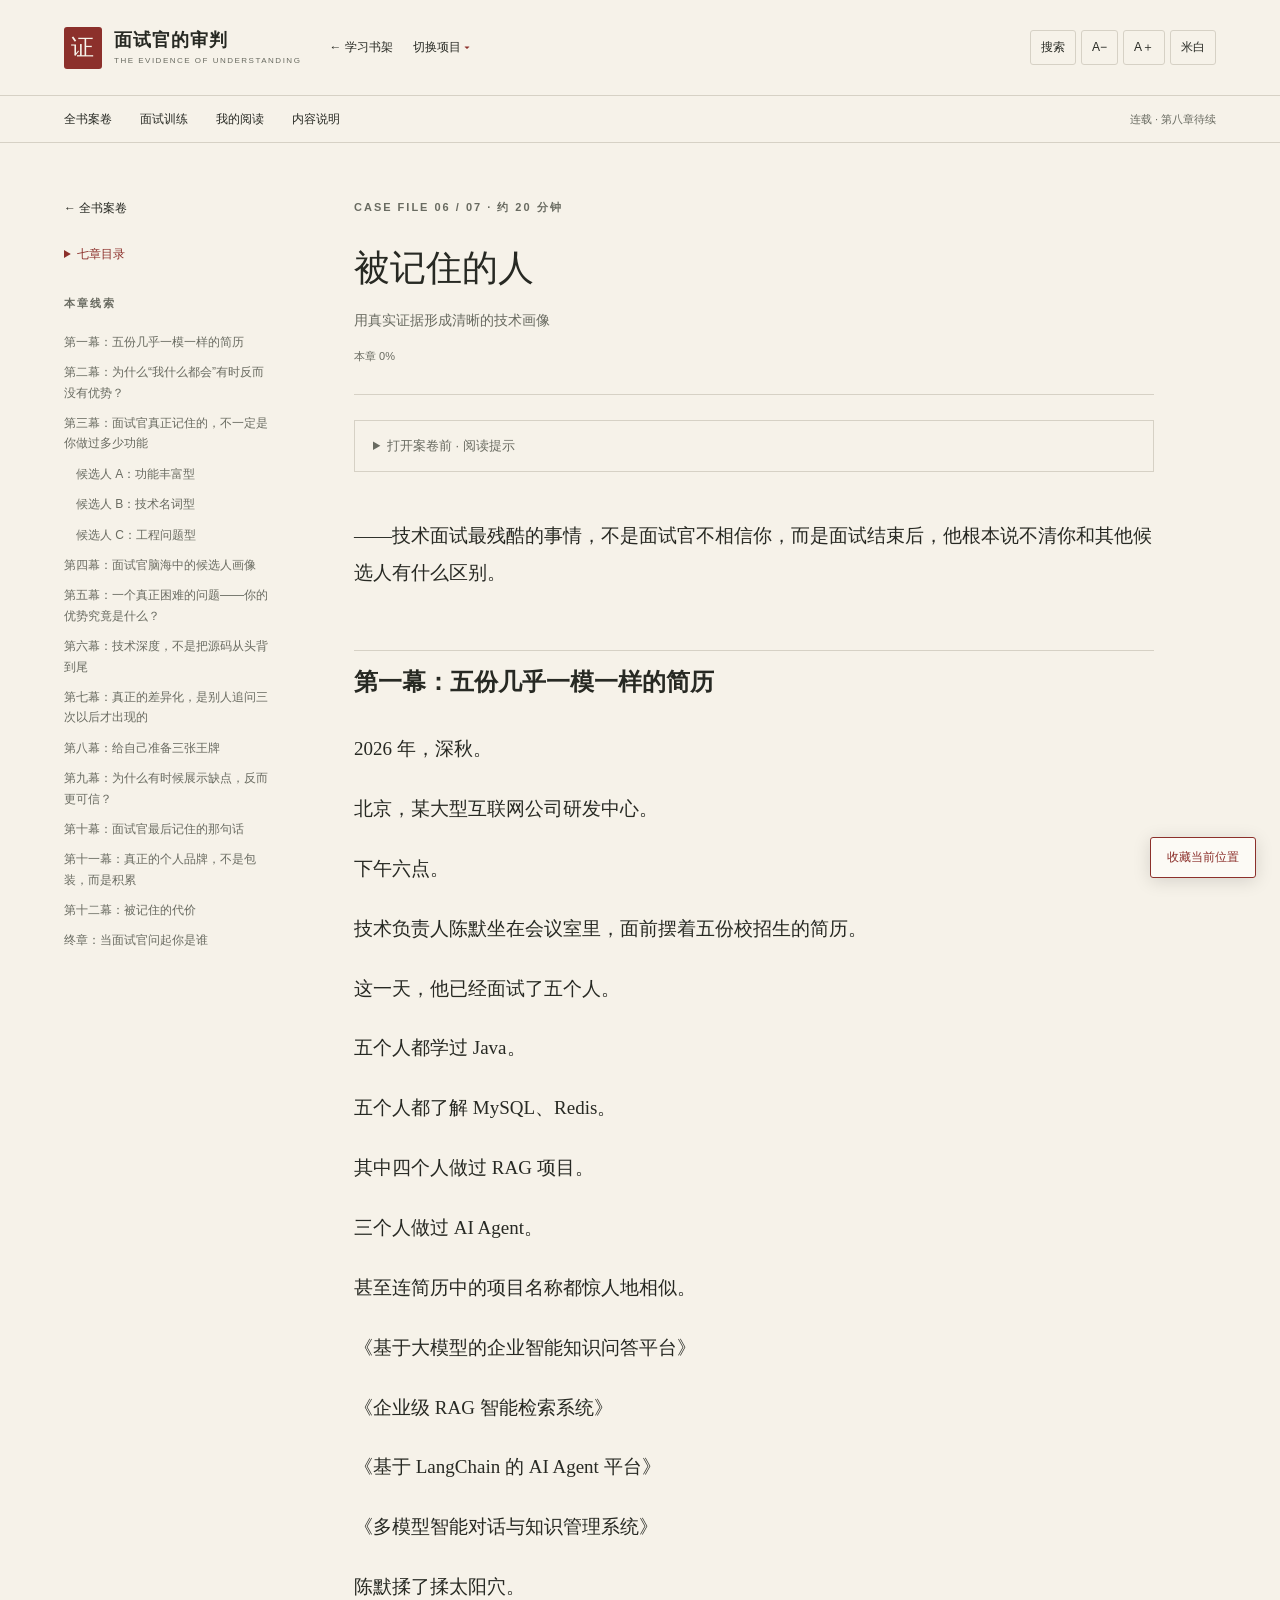
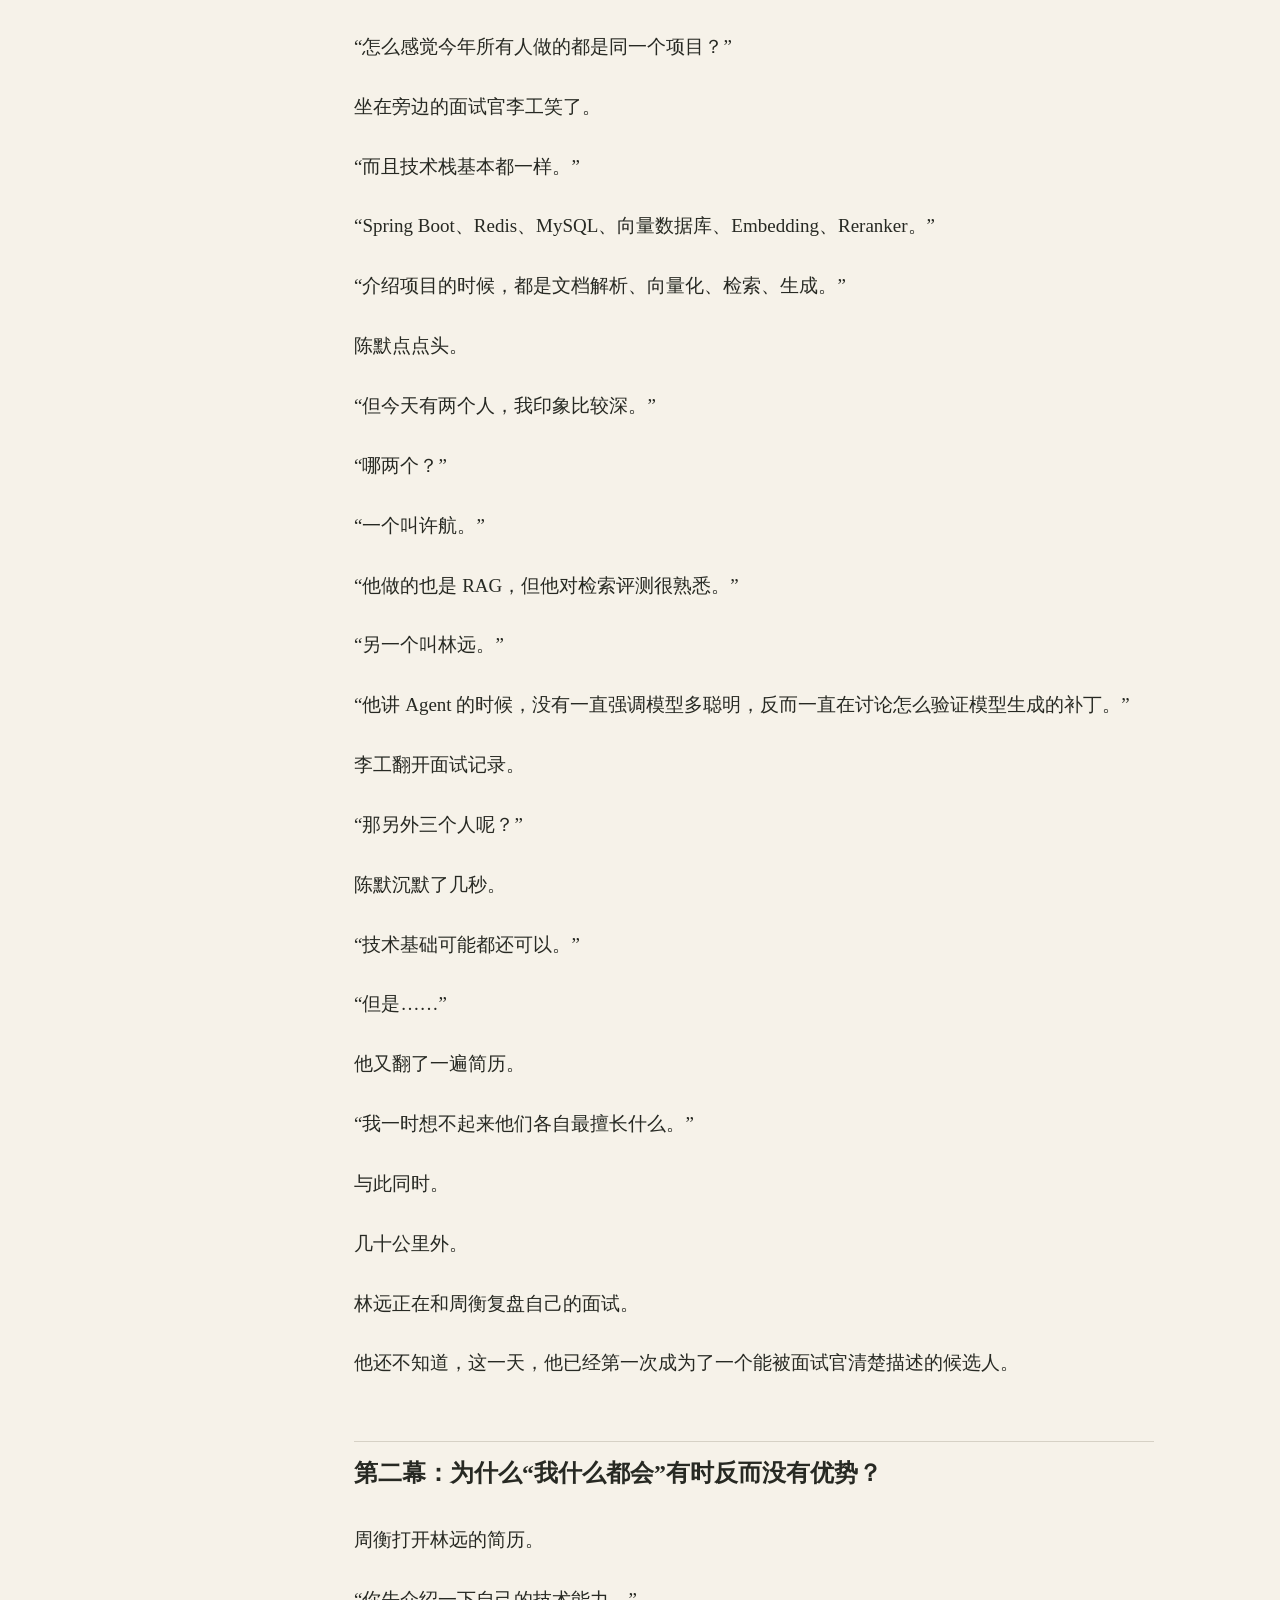
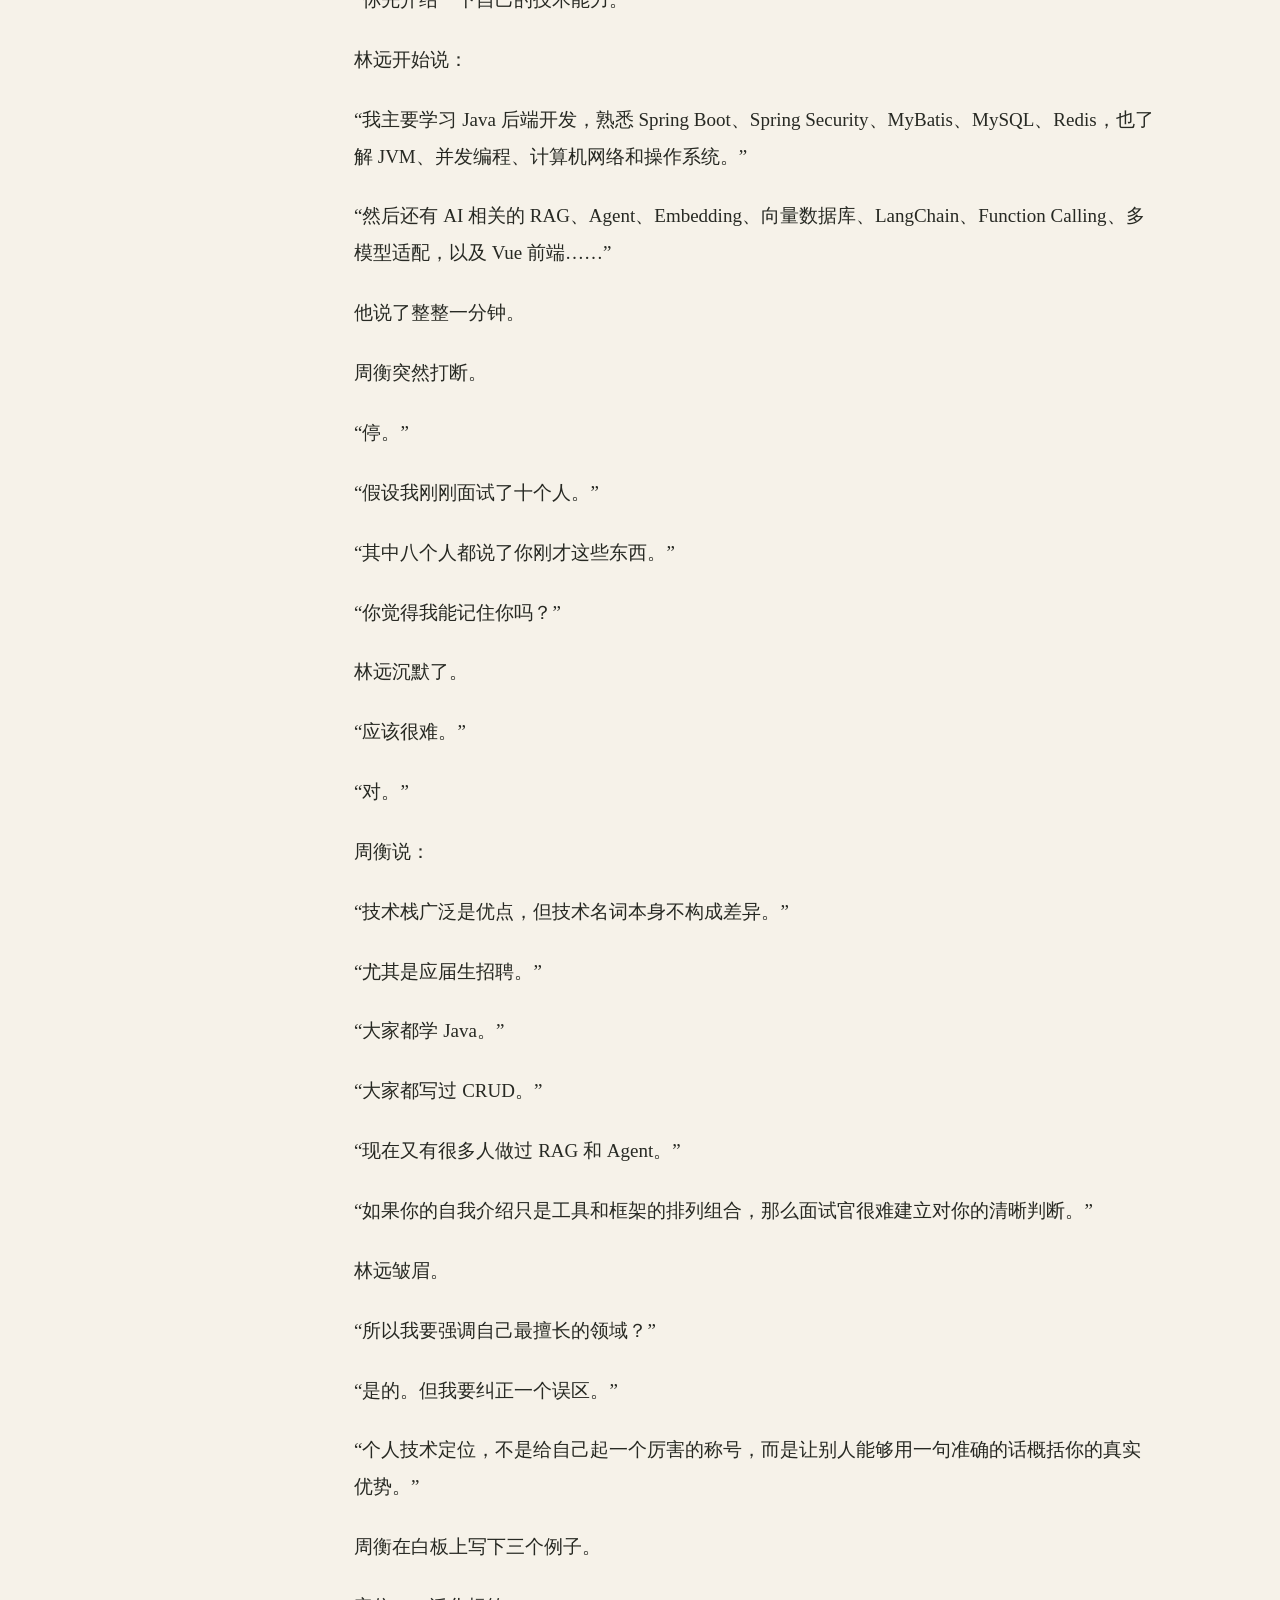
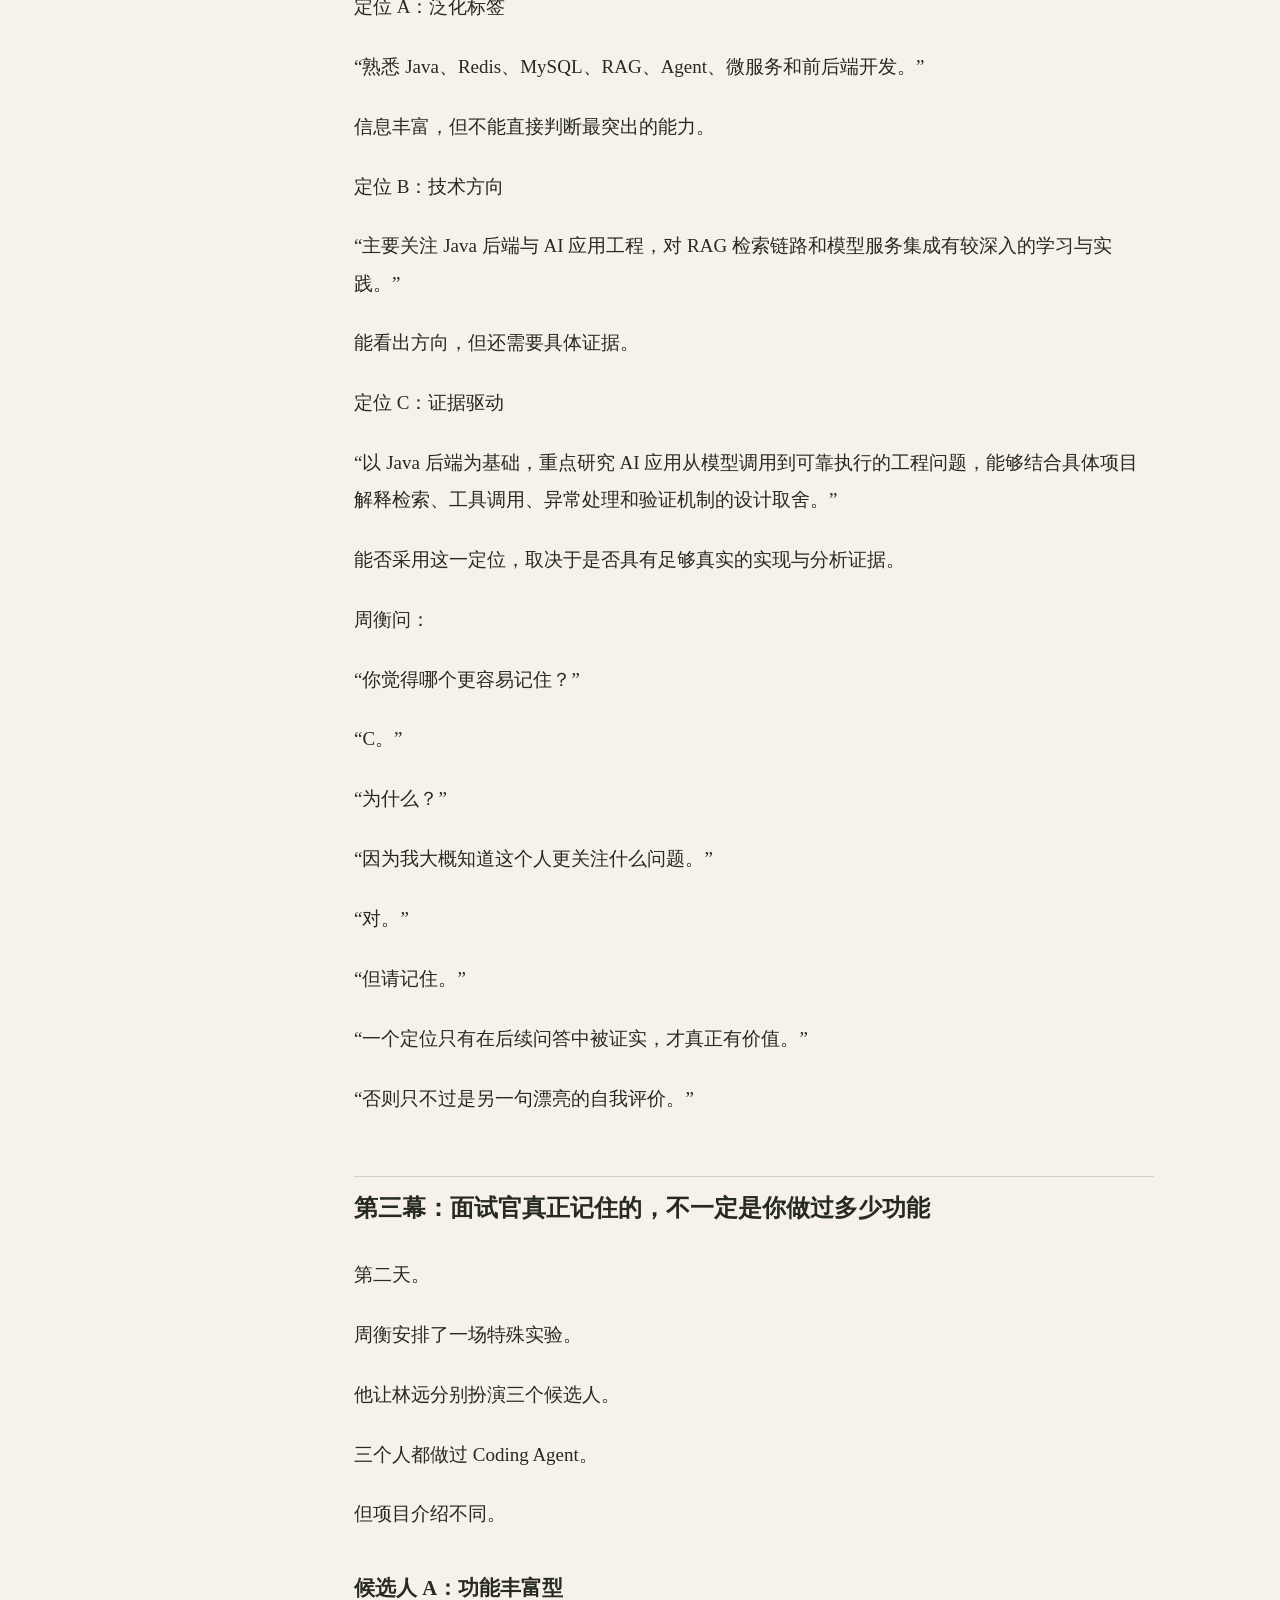
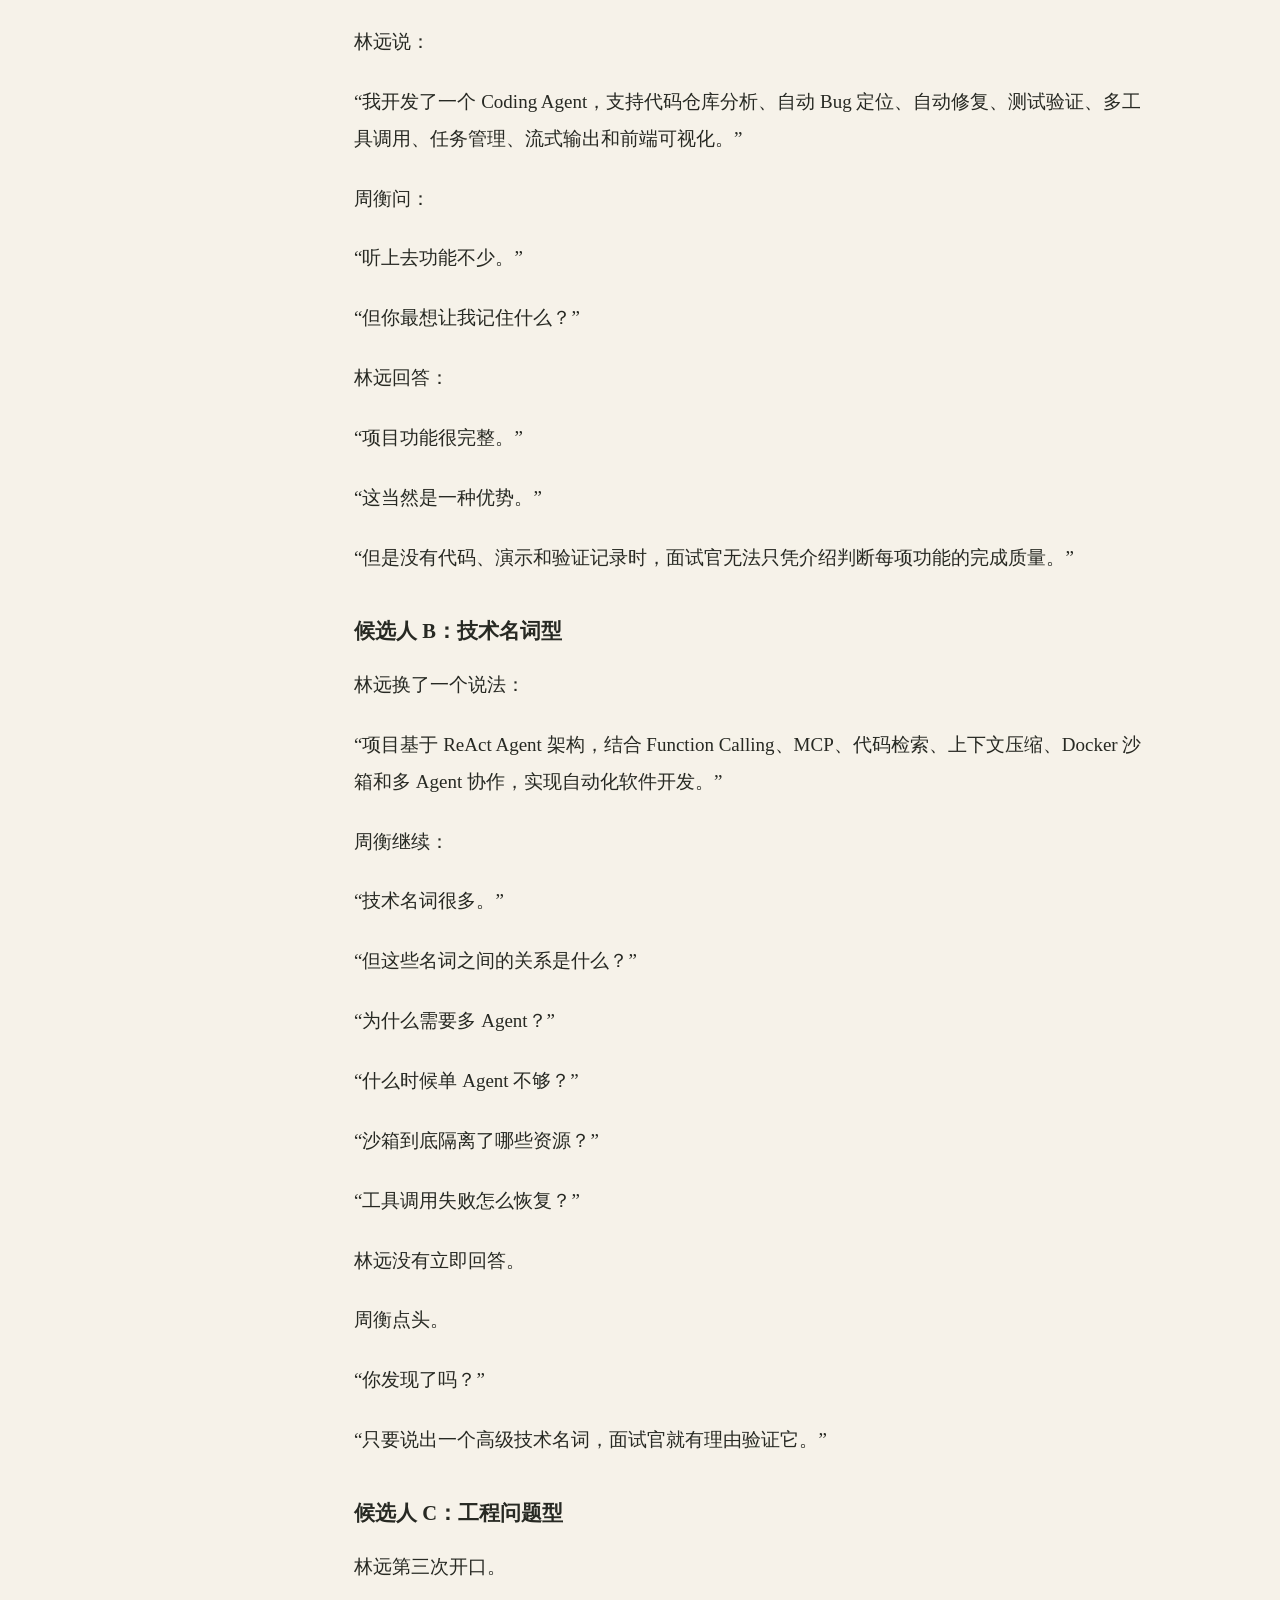
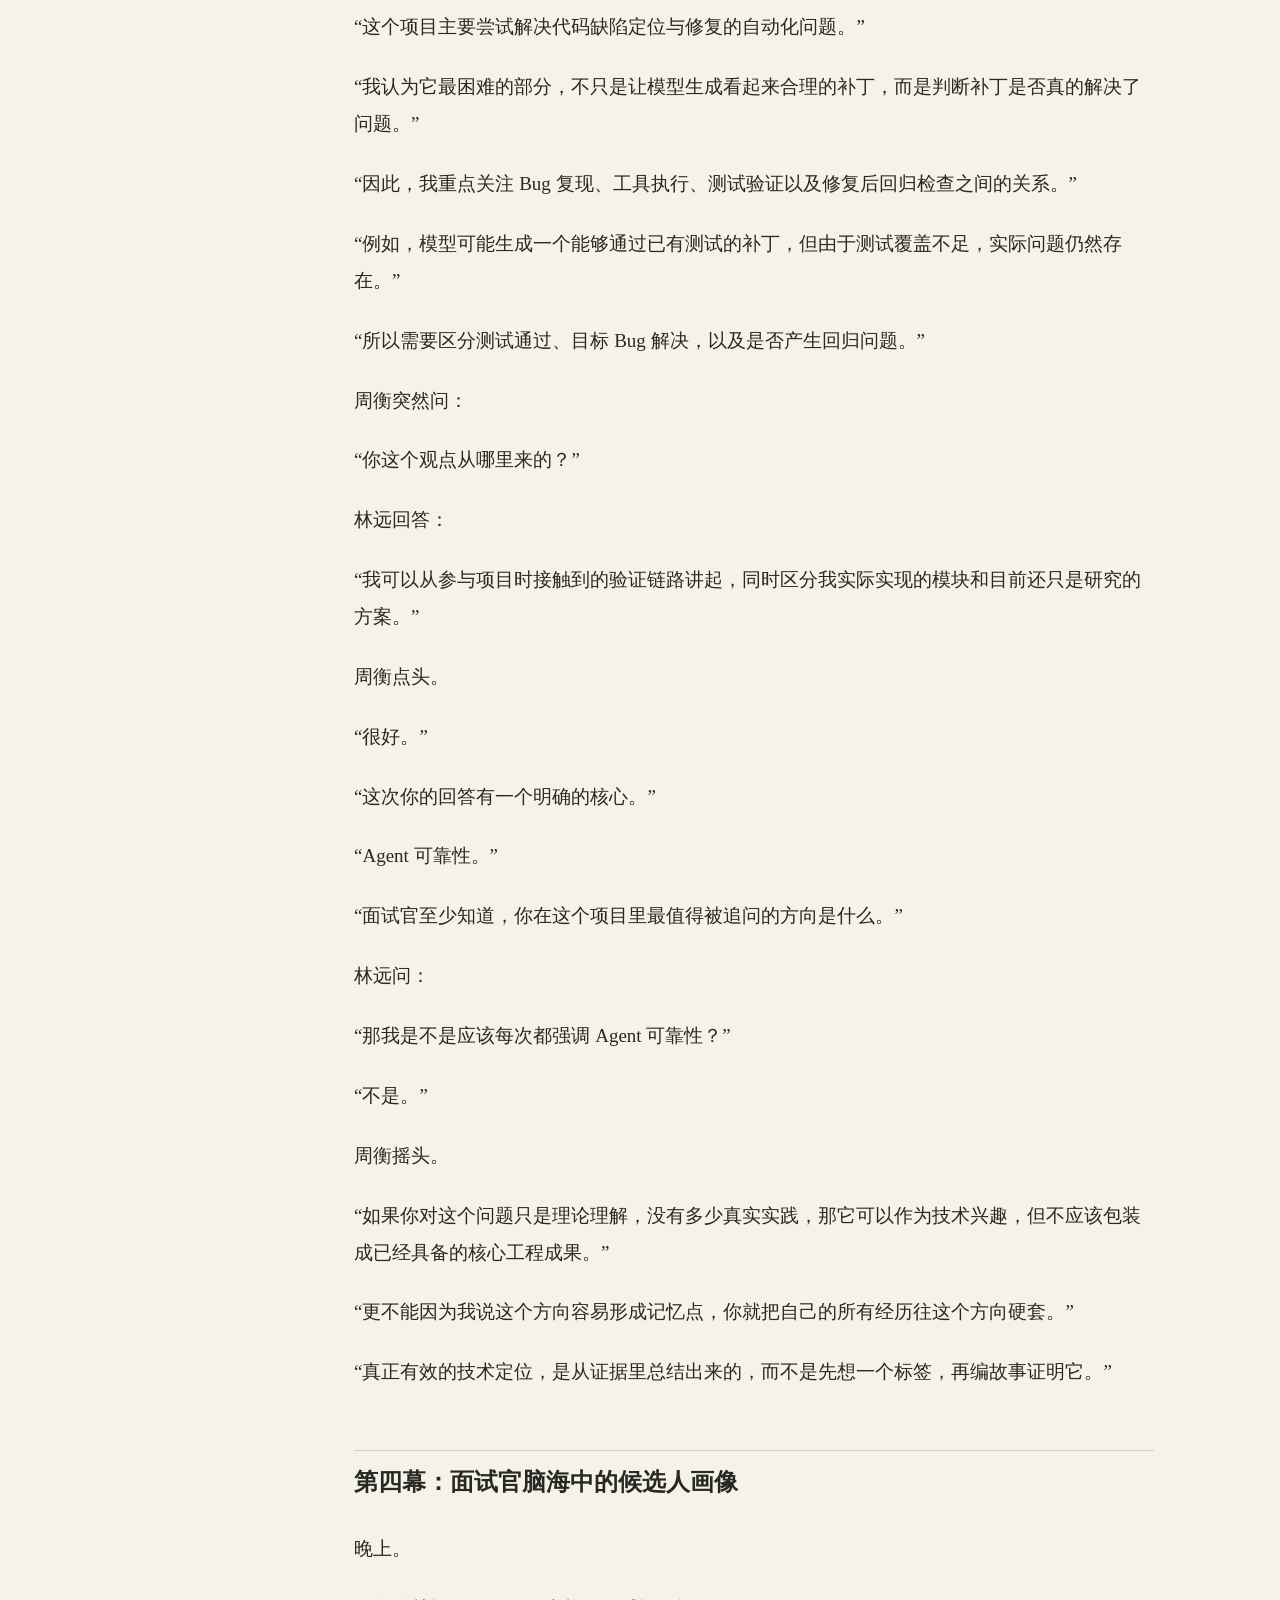
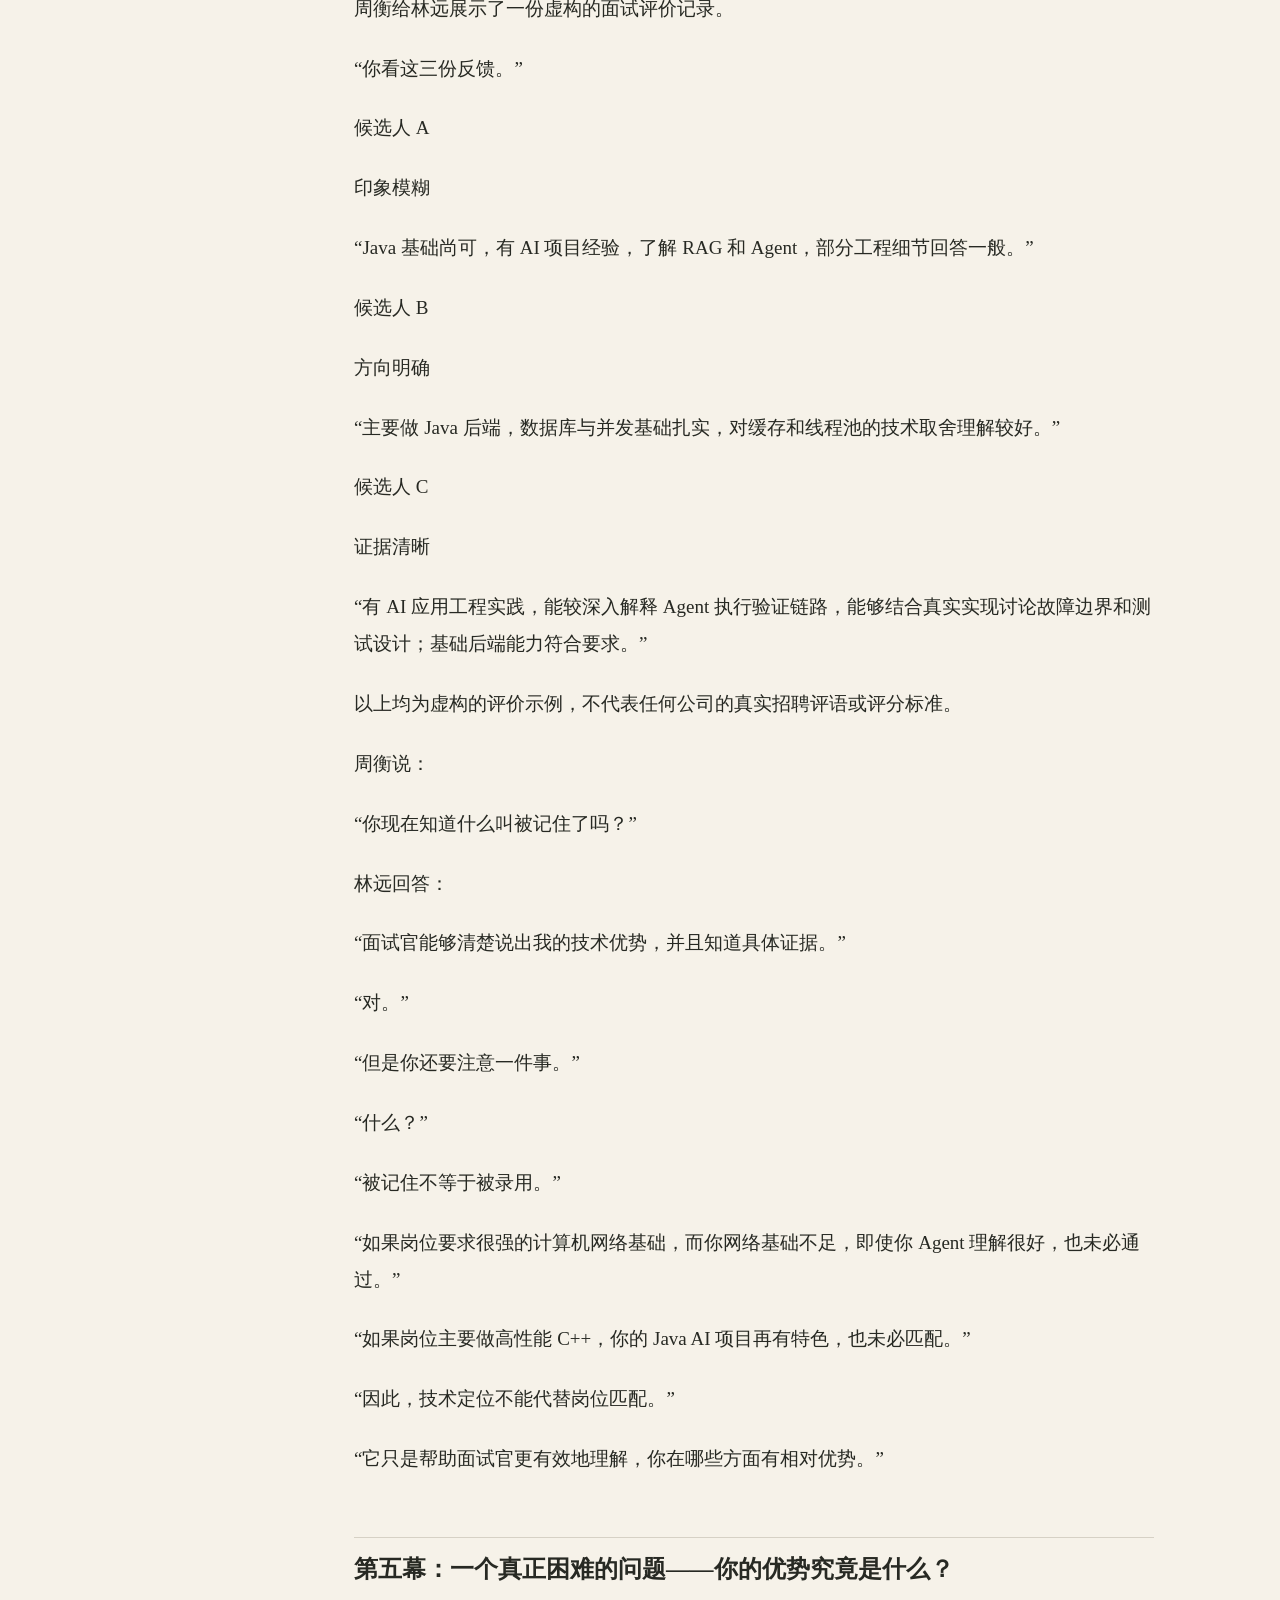
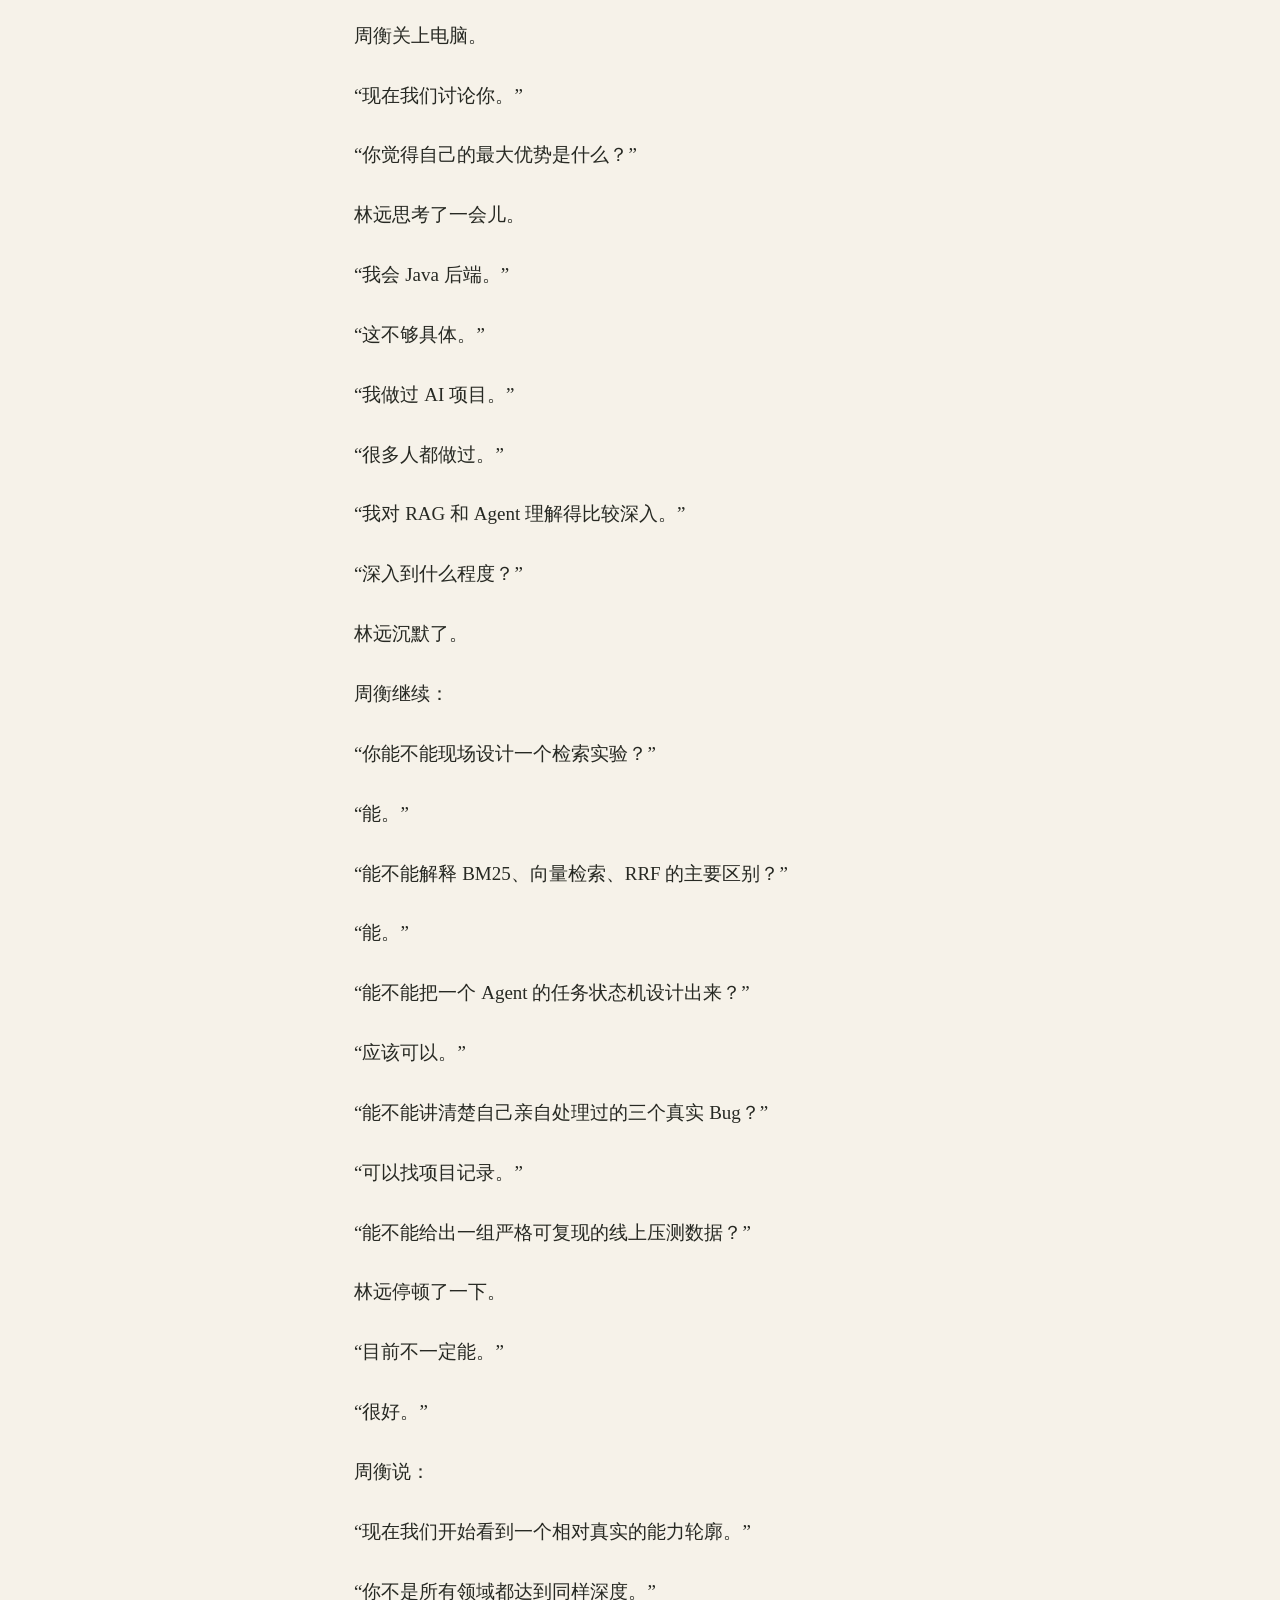
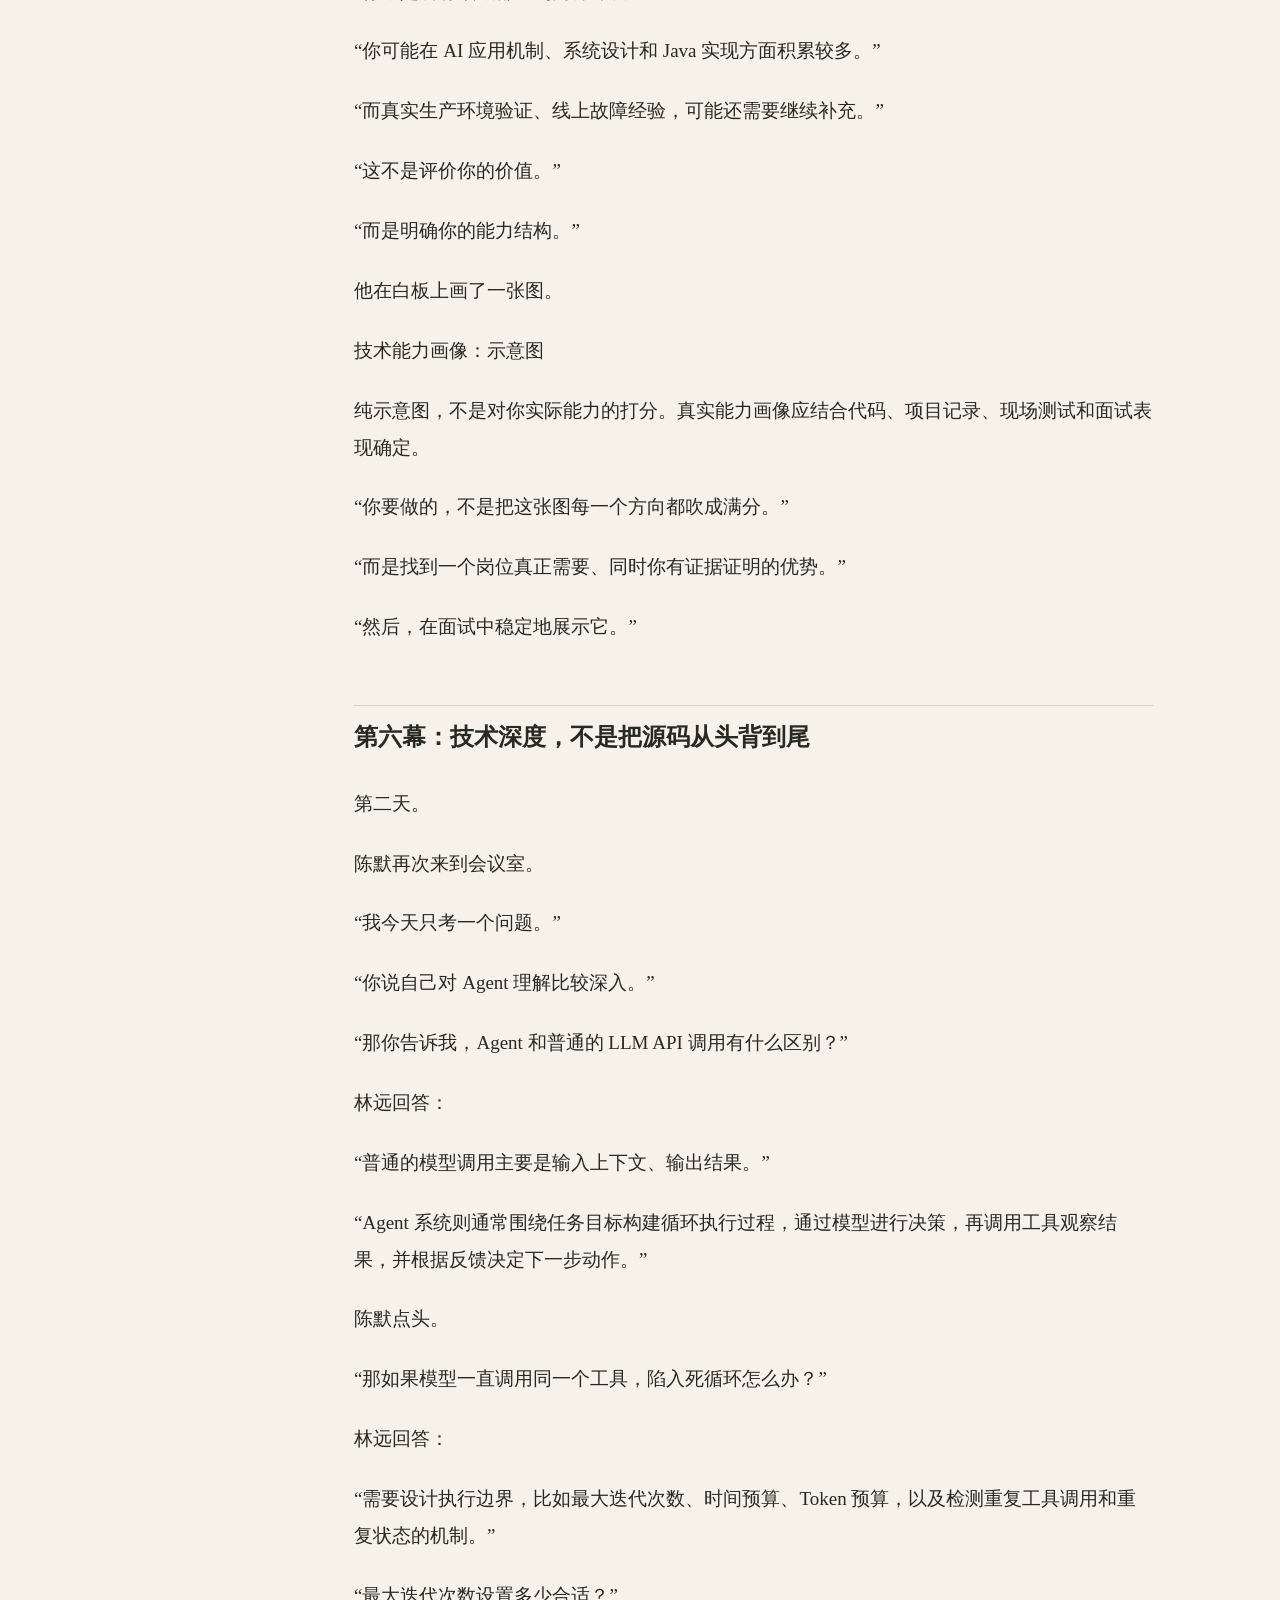
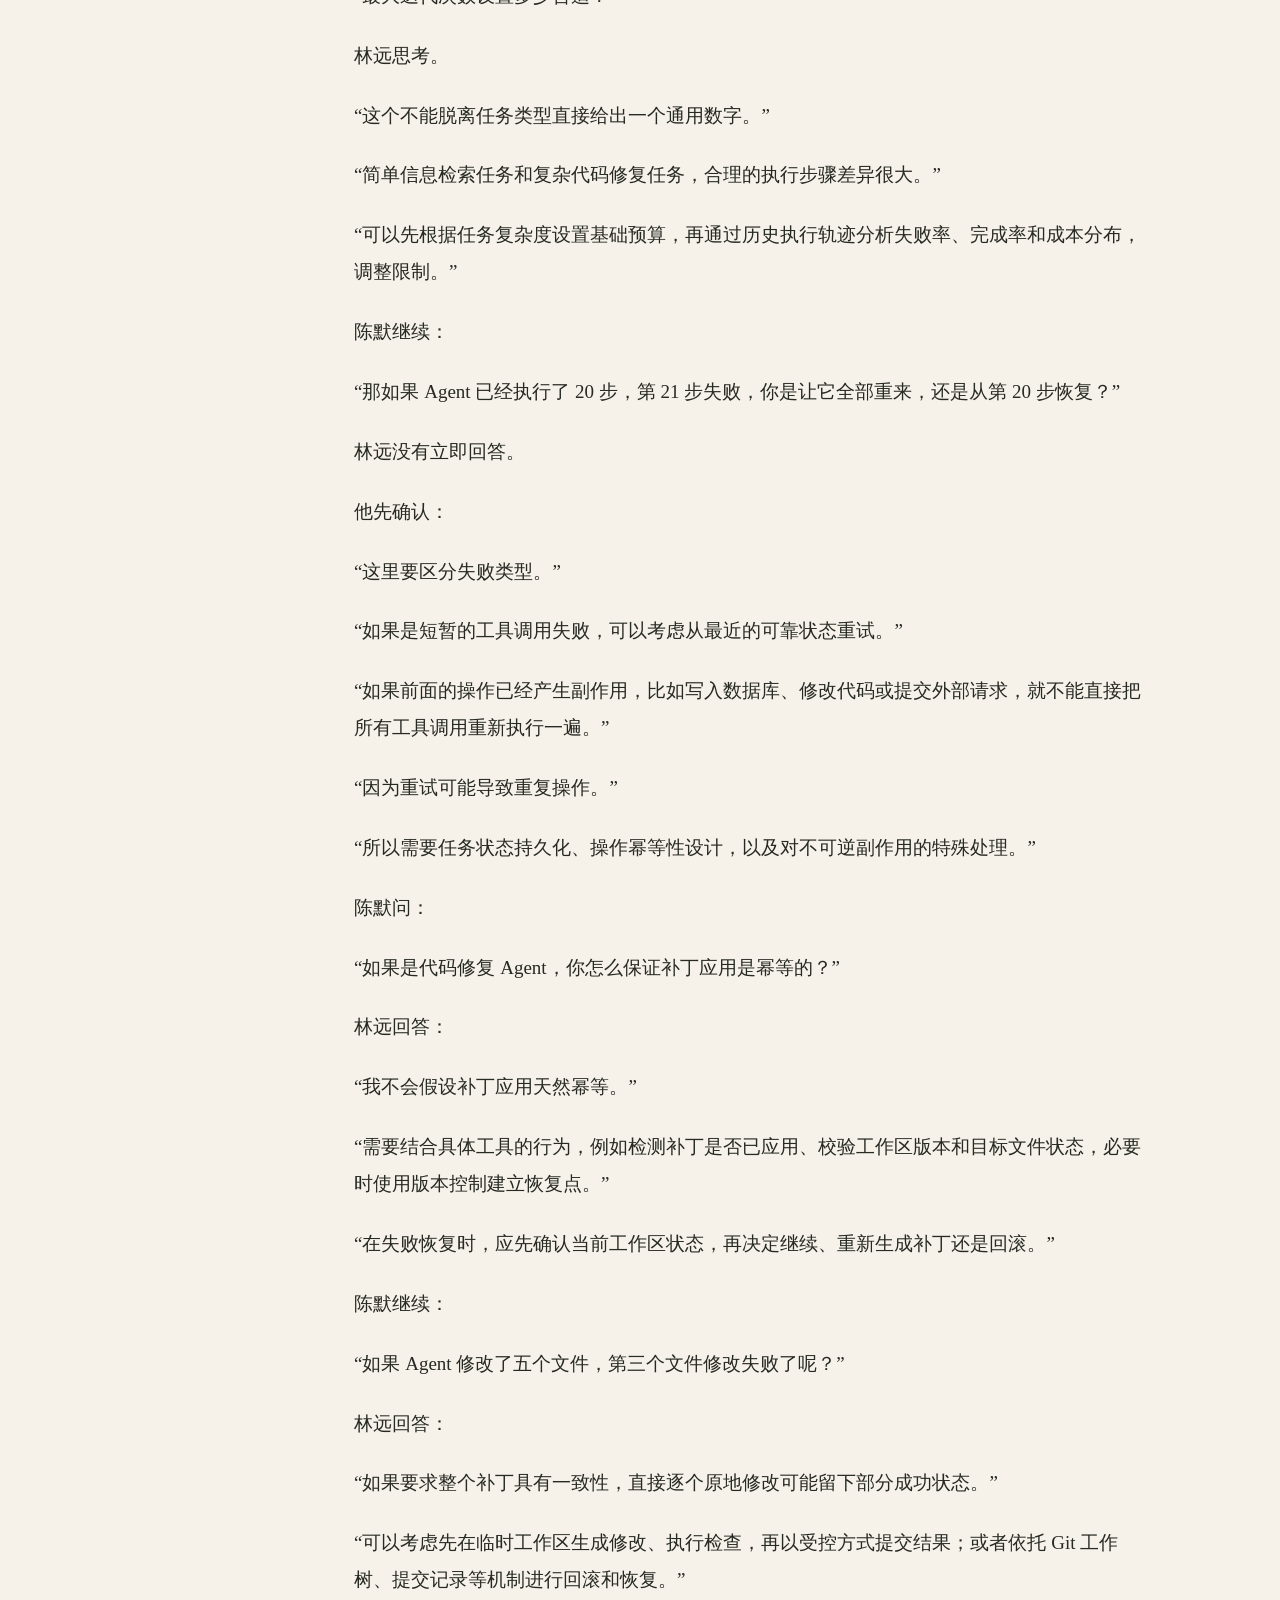
<file: docs/chapter-06.html>
<!doctype html>
<html lang="zh-CN"><head><meta charset="utf-8"><meta name="viewport" content="width=device-width,initial-scale=1"><meta name="color-scheme" content="light dark"><meta name="description" content="面试官的审判：七章技术面试小说，七组本地训练。从知道到讲清楚，让真实能力有据可循。"><title>被记住的人 · 面试官的审判</title><script>try{let t=localStorage.getItem('interview-proof-theme');document.documentElement.dataset.theme=['light','white','dark'].includes(t)?t:'light';document.documentElement.style.setProperty('--reading-size',Math.max(16,Math.min(26,Number(localStorage.getItem('interview-proof-size'))||19))+'px')}catch(e){}</script><link rel="icon" href="favicon.svg" type="image/svg+xml"><link rel="stylesheet" href="style.css"><script src="app.js" defer></script><script src="training.js" defer></script></head>
<body data-chapter="6"><a class="skip" href="#main">跳到正文</a><div id="progress" aria-hidden="true"></div><header class="site-header"><a class="brand" href="index.html"><span class="brand-seal" aria-hidden="true">证</span><span>面试官的审判<small>THE EVIDENCE OF UNDERSTANDING</small></span></a><nav class="shelf-nav" aria-label="学习项目导航"><a class="shelf-home" href="/">← 学习书架</a><details class="shelf-switch"><summary>切换项目</summary><div class="shelf-menu"><a href="/pytorch-apprentice/">PyTorch：炼金术士的学徒</a><a href="/ai-era-reader/">AI 纪元</a><a href="/data-empire-reader/">数据帝国</a><a href="/rag-empire-reader/">RAG 帝国</a><a href="/system-design-reader/">系统设计</a><a href="/online-troubleshooting-reader/">生产环境</a><a href="/coding-agent-reader/">Agent 帝国</a><a href="/interview-proof-reader/" aria-current="page">面试官的审判</a><a href="/langchain-empire-reader/">LangChain 帝国</a></div></details></nav><div class="controls"><button id="search-open" title="搜索全书（/）">搜索</button><button id="smaller" aria-label="缩小字号">A−</button><button id="larger" aria-label="增大字号">A＋</button><button id="theme" aria-label="切换阅读背景">米白</button></div></header>
<nav class="section-nav" aria-label="本书导航"><a href="index.html">全书案卷</a><a href="practice.html">面试训练</a><a href="reading.html">我的阅读</a><a href="editorial.html">内容说明</a><span>连载 · 第八章待续</span></nav>
<div class="reader-layout"><aside class="reader-aside"><a href="index.html">← 全书案卷</a><details class="book-toc"><summary>七章目录</summary><nav><a href="chapter-01.html"><span>01</span> 你知道，不代表他知道</a><a href="chapter-02.html"><span>02</span> 追问陷阱</a><a href="chapter-03.html"><span>03</span> 简历里的数字</a><a href="chapter-04.html"><span>04</span> 黄金九十秒</a><a href="chapter-05.html"><span>05</span> 反问的艺术</a><a href="chapter-06.html" aria-current="page"><span>06</span> 被记住的人</a><a href="chapter-07.html"><span>07</span> 压力面试</a></nav></details><p class="eyebrow">本章线索</p><div class="toc">
<ul>
<li><a href="#_1">第一幕：五份几乎一模一样的简历</a></li>
<li><a href="#_2">第二幕：为什么“我什么都会”有时反而没有优势？</a></li>
<li><a href="#_3">第三幕：面试官真正记住的，不一定是你做过多少功能</a><ul>
<li><a href="#a">候选人 A：功能丰富型</a></li>
<li><a href="#b">候选人 B：技术名词型</a></li>
<li><a href="#c">候选人 C：工程问题型</a></li>
</ul>
</li>
<li><a href="#_4">第四幕：面试官脑海中的候选人画像</a></li>
<li><a href="#_5">第五幕：一个真正困难的问题——你的优势究竟是什么？</a></li>
<li><a href="#_6">第六幕：技术深度，不是把源码从头背到尾</a></li>
<li><a href="#_7">第七幕：真正的差异化，是别人追问三次以后才出现的</a></li>
<li><a href="#_8">第八幕：给自己准备三张王牌</a></li>
<li><a href="#_9">第九幕：为什么有时候展示缺点，反而更可信？</a></li>
<li><a href="#_10">第十幕：面试官最后记住的那句话</a></li>
<li><a href="#_11">第十一幕：真正的个人品牌，不是包装，而是积累</a></li>
<li><a href="#_12">第十二幕：被记住的代价</a></li>
<li><a href="#_13">终章：当面试官问起你是谁</a></li>
<li><a href="#_14">现实训练：如何找到真正属于你的技术优势？</a></li>
<li><a href="#_15">技术优势证据自评</a><ul>
<li><a href="#_16">下一章预告</a></li>
</ul>
</li>
</ul>
</div>
<a class="aside-training" href="practice.html#advantage">进入本章训练 ↗</a></aside><main id="main" class="chapter-main"><div class="chapter-heading"><p class="eyebrow">CASE FILE 06 / 07 · 约 20 分钟</p><h1>被记住的人</h1><p class="chapter-subtitle">用真实证据形成清晰的技术画像</p><div class="chapter-tools"><button id="bookmark" aria-pressed="false">收藏当前位置</button><span id="read-status" role="status"></span></div></div><details class="mobile-toc"><summary>章节与本章目录</summary><nav class="book-links"><a href="chapter-01.html"><span>01</span> 你知道，不代表他知道</a><a href="chapter-02.html"><span>02</span> 追问陷阱</a><a href="chapter-03.html"><span>03</span> 简历里的数字</a><a href="chapter-04.html"><span>04</span> 黄金九十秒</a><a href="chapter-05.html"><span>05</span> 反问的艺术</a><a href="chapter-06.html" aria-current="page"><span>06</span> 被记住的人</a><a href="chapter-07.html"><span>07</span> 压力面试</a></nav><div class="toc">
<ul>
<li><a href="#_1">第一幕：五份几乎一模一样的简历</a></li>
<li><a href="#_2">第二幕：为什么“我什么都会”有时反而没有优势？</a></li>
<li><a href="#_3">第三幕：面试官真正记住的，不一定是你做过多少功能</a><ul>
<li><a href="#a">候选人 A：功能丰富型</a></li>
<li><a href="#b">候选人 B：技术名词型</a></li>
<li><a href="#c">候选人 C：工程问题型</a></li>
</ul>
</li>
<li><a href="#_4">第四幕：面试官脑海中的候选人画像</a></li>
<li><a href="#_5">第五幕：一个真正困难的问题——你的优势究竟是什么？</a></li>
<li><a href="#_6">第六幕：技术深度，不是把源码从头背到尾</a></li>
<li><a href="#_7">第七幕：真正的差异化，是别人追问三次以后才出现的</a></li>
<li><a href="#_8">第八幕：给自己准备三张王牌</a></li>
<li><a href="#_9">第九幕：为什么有时候展示缺点，反而更可信？</a></li>
<li><a href="#_10">第十幕：面试官最后记住的那句话</a></li>
<li><a href="#_11">第十一幕：真正的个人品牌，不是包装，而是积累</a></li>
<li><a href="#_12">第十二幕：被记住的代价</a></li>
<li><a href="#_13">终章：当面试官问起你是谁</a></li>
<li><a href="#_14">现实训练：如何找到真正属于你的技术优势？</a></li>
<li><a href="#_15">技术优势证据自评</a><ul>
<li><a href="#_16">下一章预告</a></li>
</ul>
</li>
</ul>
</div>
</details><details class="editor-note"><summary>打开案卷前 · 阅读提示</summary><p>技术画像与自评用于整理证据，不代表公司标准，也不构成对读者真实能力的判断。</p></details><article><p>——技术面试最残酷的事情，不是面试官不相信你，而是面试结束后，他根本说不清你和其他候选人有什么区别。</p>
<h2 id="_1">第一幕：五份几乎一模一样的简历</h2>
<p>2026 年，深秋。</p>
<p>北京，某大型互联网公司研发中心。</p>
<p>下午六点。</p>
<p>技术负责人陈默坐在会议室里，面前摆着五份校招生的简历。</p>
<p>这一天，他已经面试了五个人。</p>
<p>五个人都学过 Java。</p>
<p>五个人都了解 MySQL、Redis。</p>
<p>其中四个人做过 RAG 项目。</p>
<p>三个人做过 AI Agent。</p>
<p>甚至连简历中的项目名称都惊人地相似。</p>
<p>《基于大模型的企业智能知识问答平台》</p>
<p>《企业级 RAG 智能检索系统》</p>
<p>《基于 LangChain 的 AI Agent 平台》</p>
<p>《多模型智能对话与知识管理系统》</p>
<p>陈默揉了揉太阳穴。</p>
<p>“怎么感觉今年所有人做的都是同一个项目？”</p>
<p>坐在旁边的面试官李工笑了。</p>
<p>“而且技术栈基本都一样。”</p>
<p>“Spring Boot、Redis、MySQL、向量数据库、Embedding、Reranker。”</p>
<p>“介绍项目的时候，都是文档解析、向量化、检索、生成。”</p>
<p>陈默点点头。</p>
<p>“但今天有两个人，我印象比较深。”</p>
<p>“哪两个？”</p>
<p>“一个叫许航。”</p>
<p>“他做的也是 RAG，但他对检索评测很熟悉。”</p>
<p>“另一个叫林远。”</p>
<p>“他讲 Agent 的时候，没有一直强调模型多聪明，反而一直在讨论怎么验证模型生成的补丁。”</p>
<p>李工翻开面试记录。</p>
<p>“那另外三个人呢？”</p>
<p>陈默沉默了几秒。</p>
<p>“技术基础可能都还可以。”</p>
<p>“但是……”</p>
<p>他又翻了一遍简历。</p>
<p>“我一时想不起来他们各自最擅长什么。”</p>
<p>与此同时。</p>
<p>几十公里外。</p>
<p>林远正在和周衡复盘自己的面试。</p>
<p>他还不知道，这一天，他已经第一次成为了一个能被面试官清楚描述的候选人。</p>
<h2 id="_2">第二幕：为什么“我什么都会”有时反而没有优势？</h2>
<p>周衡打开林远的简历。</p>
<p>“你先介绍一下自己的技术能力。”</p>
<p>林远开始说：</p>
<p>“我主要学习 Java 后端开发，熟悉 Spring Boot、Spring Security、MyBatis、MySQL、Redis，也了解 JVM、并发编程、计算机网络和操作系统。”</p>
<p>“然后还有 AI 相关的 RAG、Agent、Embedding、向量数据库、LangChain、Function Calling、多模型适配，以及 Vue 前端……”</p>
<p>他说了整整一分钟。</p>
<p>周衡突然打断。</p>
<p>“停。”</p>
<p>“假设我刚刚面试了十个人。”</p>
<p>“其中八个人都说了你刚才这些东西。”</p>
<p>“你觉得我能记住你吗？”</p>
<p>林远沉默了。</p>
<p>“应该很难。”</p>
<p>“对。”</p>
<p>周衡说：</p>
<p>“技术栈广泛是优点，但技术名词本身不构成差异。”</p>
<p>“尤其是应届生招聘。”</p>
<p>“大家都学 Java。”</p>
<p>“大家都写过 CRUD。”</p>
<p>“现在又有很多人做过 RAG 和 Agent。”</p>
<p>“如果你的自我介绍只是工具和框架的排列组合，那么面试官很难建立对你的清晰判断。”</p>
<p>林远皱眉。</p>
<p>“所以我要强调自己最擅长的领域？”</p>
<p>“是的。但我要纠正一个误区。”</p>
<p>“个人技术定位，不是给自己起一个厉害的称号，而是让别人能够用一句准确的话概括你的真实优势。”</p>
<p>周衡在白板上写下三个例子。</p>
<p>定位 A：泛化标签</p>
<p>“熟悉 Java、Redis、MySQL、RAG、Agent、微服务和前后端开发。”</p>
<p>信息丰富，但不能直接判断最突出的能力。</p>
<p>定位 B：技术方向</p>
<p>“主要关注 Java 后端与 AI 应用工程，对 RAG 检索链路和模型服务集成有较深入的学习与实践。”</p>
<p>能看出方向，但还需要具体证据。</p>
<p>定位 C：证据驱动</p>
<p>“以 Java 后端为基础，重点研究 AI 应用从模型调用到可靠执行的工程问题，能够结合具体项目解释检索、工具调用、异常处理和验证机制的设计取舍。”</p>
<p>能否采用这一定位，取决于是否具有足够真实的实现与分析证据。</p>
<p>周衡问：</p>
<p>“你觉得哪个更容易记住？”</p>
<p>“C。”</p>
<p>“为什么？”</p>
<p>“因为我大概知道这个人更关注什么问题。”</p>
<p>“对。”</p>
<p>“但请记住。”</p>
<p>“一个定位只有在后续问答中被证实，才真正有价值。”</p>
<p>“否则只不过是另一句漂亮的自我评价。”</p>
<h2 id="_3">第三幕：面试官真正记住的，不一定是你做过多少功能</h2>
<p>第二天。</p>
<p>周衡安排了一场特殊实验。</p>
<p>他让林远分别扮演三个候选人。</p>
<p>三个人都做过 Coding Agent。</p>
<p>但项目介绍不同。</p>
<h3 id="a">候选人 A：功能丰富型</h3>
<p>林远说：</p>
<p>“我开发了一个 Coding Agent，支持代码仓库分析、自动 Bug 定位、自动修复、测试验证、多工具调用、任务管理、流式输出和前端可视化。”</p>
<p>周衡问：</p>
<p>“听上去功能不少。”</p>
<p>“但你最想让我记住什么？”</p>
<p>林远回答：</p>
<p>“项目功能很完整。”</p>
<p>“这当然是一种优势。”</p>
<p>“但是没有代码、演示和验证记录时，面试官无法只凭介绍判断每项功能的完成质量。”</p>
<h3 id="b">候选人 B：技术名词型</h3>
<p>林远换了一个说法：</p>
<p>“项目基于 ReAct Agent 架构，结合 Function Calling、MCP、代码检索、上下文压缩、Docker 沙箱和多 Agent 协作，实现自动化软件开发。”</p>
<p>周衡继续：</p>
<p>“技术名词很多。”</p>
<p>“但这些名词之间的关系是什么？”</p>
<p>“为什么需要多 Agent？”</p>
<p>“什么时候单 Agent 不够？”</p>
<p>“沙箱到底隔离了哪些资源？”</p>
<p>“工具调用失败怎么恢复？”</p>
<p>林远没有立即回答。</p>
<p>周衡点头。</p>
<p>“你发现了吗？”</p>
<p>“只要说出一个高级技术名词，面试官就有理由验证它。”</p>
<h3 id="c">候选人 C：工程问题型</h3>
<p>林远第三次开口。</p>
<p>“这个项目主要尝试解决代码缺陷定位与修复的自动化问题。”</p>
<p>“我认为它最困难的部分，不只是让模型生成看起来合理的补丁，而是判断补丁是否真的解决了问题。”</p>
<p>“因此，我重点关注 Bug 复现、工具执行、测试验证以及修复后回归检查之间的关系。”</p>
<p>“例如，模型可能生成一个能够通过已有测试的补丁，但由于测试覆盖不足，实际问题仍然存在。”</p>
<p>“所以需要区分测试通过、目标 Bug 解决，以及是否产生回归问题。”</p>
<p>周衡突然问：</p>
<p>“你这个观点从哪里来的？”</p>
<p>林远回答：</p>
<p>“我可以从参与项目时接触到的验证链路讲起，同时区分我实际实现的模块和目前还只是研究的方案。”</p>
<p>周衡点头。</p>
<p>“很好。”</p>
<p>“这次你的回答有一个明确的核心。”</p>
<p>“Agent 可靠性。”</p>
<p>“面试官至少知道，你在这个项目里最值得被追问的方向是什么。”</p>
<p>林远问：</p>
<p>“那我是不是应该每次都强调 Agent 可靠性？”</p>
<p>“不是。”</p>
<p>周衡摇头。</p>
<p>“如果你对这个问题只是理论理解，没有多少真实实践，那它可以作为技术兴趣，但不应该包装成已经具备的核心工程成果。”</p>
<p>“更不能因为我说这个方向容易形成记忆点，你就把自己的所有经历往这个方向硬套。”</p>
<p>“真正有效的技术定位，是从证据里总结出来的，而不是先想一个标签，再编故事证明它。”</p>
<h2 id="_4">第四幕：面试官脑海中的候选人画像</h2>
<p>晚上。</p>
<p>周衡给林远展示了一份虚构的面试评价记录。</p>
<p>“你看这三份反馈。”</p>
<p>候选人 A</p>
<p>印象模糊</p>
<p>“Java 基础尚可，有 AI 项目经验，了解 RAG 和 Agent，部分工程细节回答一般。”</p>
<p>候选人 B</p>
<p>方向明确</p>
<p>“主要做 Java 后端，数据库与并发基础扎实，对缓存和线程池的技术取舍理解较好。”</p>
<p>候选人 C</p>
<p>证据清晰</p>
<p>“有 AI 应用工程实践，能较深入解释 Agent 执行验证链路，能够结合真实实现讨论故障边界和测试设计；基础后端能力符合要求。”</p>
<p>以上均为虚构的评价示例，不代表任何公司的真实招聘评语或评分标准。</p>
<p>周衡说：</p>
<p>“你现在知道什么叫被记住了吗？”</p>
<p>林远回答：</p>
<p>“面试官能够清楚说出我的技术优势，并且知道具体证据。”</p>
<p>“对。”</p>
<p>“但是你还要注意一件事。”</p>
<p>“什么？”</p>
<p>“被记住不等于被录用。”</p>
<p>“如果岗位要求很强的计算机网络基础，而你网络基础不足，即使你 Agent 理解很好，也未必通过。”</p>
<p>“如果岗位主要做高性能 C++，你的 Java AI 项目再有特色，也未必匹配。”</p>
<p>“因此，技术定位不能代替岗位匹配。”</p>
<p>“它只是帮助面试官更有效地理解，你在哪些方面有相对优势。”</p>
<h2 id="_5">第五幕：一个真正困难的问题——你的优势究竟是什么？</h2>
<p>周衡关上电脑。</p>
<p>“现在我们讨论你。”</p>
<p>“你觉得自己的最大优势是什么？”</p>
<p>林远思考了一会儿。</p>
<p>“我会 Java 后端。”</p>
<p>“这不够具体。”</p>
<p>“我做过 AI 项目。”</p>
<p>“很多人都做过。”</p>
<p>“我对 RAG 和 Agent 理解得比较深入。”</p>
<p>“深入到什么程度？”</p>
<p>林远沉默了。</p>
<p>周衡继续：</p>
<p>“你能不能现场设计一个检索实验？”</p>
<p>“能。”</p>
<p>“能不能解释 BM25、向量检索、RRF 的主要区别？”</p>
<p>“能。”</p>
<p>“能不能把一个 Agent 的任务状态机设计出来？”</p>
<p>“应该可以。”</p>
<p>“能不能讲清楚自己亲自处理过的三个真实 Bug？”</p>
<p>“可以找项目记录。”</p>
<p>“能不能给出一组严格可复现的线上压测数据？”</p>
<p>林远停顿了一下。</p>
<p>“目前不一定能。”</p>
<p>“很好。”</p>
<p>周衡说：</p>
<p>“现在我们开始看到一个相对真实的能力轮廓。”</p>
<p>“你不是所有领域都达到同样深度。”</p>
<p>“你可能在 AI 应用机制、系统设计和 Java 实现方面积累较多。”</p>
<p>“而真实生产环境验证、线上故障经验，可能还需要继续补充。”</p>
<p>“这不是评价你的价值。”</p>
<p>“而是明确你的能力结构。”</p>
<p>他在白板上画了一张图。</p>
<p>技术能力画像：示意图</p>
<p>纯示意图，不是对你实际能力的打分。真实能力画像应结合代码、项目记录、现场测试和面试表现确定。</p>
<p>“你要做的，不是把这张图每一个方向都吹成满分。”</p>
<p>“而是找到一个岗位真正需要、同时你有证据证明的优势。”</p>
<p>“然后，在面试中稳定地展示它。”</p>
<h2 id="_6">第六幕：技术深度，不是把源码从头背到尾</h2>
<p>第二天。</p>
<p>陈默再次来到会议室。</p>
<p>“我今天只考一个问题。”</p>
<p>“你说自己对 Agent 理解比较深入。”</p>
<p>“那你告诉我，Agent 和普通的 LLM API 调用有什么区别？”</p>
<p>林远回答：</p>
<p>“普通的模型调用主要是输入上下文、输出结果。”</p>
<p>“Agent 系统则通常围绕任务目标构建循环执行过程，通过模型进行决策，再调用工具观察结果，并根据反馈决定下一步动作。”</p>
<p>陈默点头。</p>
<p>“那如果模型一直调用同一个工具，陷入死循环怎么办？”</p>
<p>林远回答：</p>
<p>“需要设计执行边界，比如最大迭代次数、时间预算、Token 预算，以及检测重复工具调用和重复状态的机制。”</p>
<p>“最大迭代次数设置多少合适？”</p>
<p>林远思考。</p>
<p>“这个不能脱离任务类型直接给出一个通用数字。”</p>
<p>“简单信息检索任务和复杂代码修复任务，合理的执行步骤差异很大。”</p>
<p>“可以先根据任务复杂度设置基础预算，再通过历史执行轨迹分析失败率、完成率和成本分布，调整限制。”</p>
<p>陈默继续：</p>
<p>“那如果 Agent 已经执行了 20 步，第 21 步失败，你是让它全部重来，还是从第 20 步恢复？”</p>
<p>林远没有立即回答。</p>
<p>他先确认：</p>
<p>“这里要区分失败类型。”</p>
<p>“如果是短暂的工具调用失败，可以考虑从最近的可靠状态重试。”</p>
<p>“如果前面的操作已经产生副作用，比如写入数据库、修改代码或提交外部请求，就不能直接把所有工具调用重新执行一遍。”</p>
<p>“因为重试可能导致重复操作。”</p>
<p>“所以需要任务状态持久化、操作幂等性设计，以及对不可逆副作用的特殊处理。”</p>
<p>陈默问：</p>
<p>“如果是代码修复 Agent，你怎么保证补丁应用是幂等的？”</p>
<p>林远回答：</p>
<p>“我不会假设补丁应用天然幂等。”</p>
<p>“需要结合具体工具的行为，例如检测补丁是否已应用、校验工作区版本和目标文件状态，必要时使用版本控制建立恢复点。”</p>
<p>“在失败恢复时，应先确认当前工作区状态，再决定继续、重新生成补丁还是回滚。”</p>
<p>陈默继续：</p>
<p>“如果 Agent 修改了五个文件，第三个文件修改失败了呢？”</p>
<p>林远回答：</p>
<p>“如果要求整个补丁具有一致性，直接逐个原地修改可能留下部分成功状态。”</p>
<p>“可以考虑先在临时工作区生成修改、执行检查，再以受控方式提交结果；或者依托 Git 工作树、提交记录等机制进行回滚和恢复。”</p>
<p>“但具体实现还需要考虑并发任务是否共享工作区，以及用户是否允许自动覆盖已有修改。”</p>
<p>陈默终于笑了。</p>
<p>“这次不错。”</p>
<p>他在记录里写下：</p>
<p>候选人能够围绕 Agent 执行状态、工具副作用和失败恢复进行连续推理，理解相关工程约束。</p>
<p>林远没有看到这句话。</p>
<p>但他感受到了变化。</p>
<p>他不再把技术深度理解成知道多少术语。</p>
<p>而是能够围绕同一个问题，不断分析新的约束。</p>
<h2 id="_7">第七幕：真正的差异化，是别人追问三次以后才出现的</h2>
<p>面试结束后。</p>
<p>周衡问林远：</p>
<p>“刚才第一道题，Agent 和普通 LLM API 有什么区别，难吗？”</p>
<p>“不难。”</p>
<p>“很多候选人都会。”</p>
<p>“第二道题，死循环怎么处理？”</p>
<p>“也不算很难。”</p>
<p>“第三道题，失败恢复怎么处理？”</p>
<p>“开始需要思考。”</p>
<p>“第四道题，部分文件修改成功怎么办？”</p>
<p>“就比较考验工程设计能力了。”</p>
<p>周衡点头。</p>
<p>“你发现了吗？”</p>
<p>“真正的差异化，往往不是第一层答案。”</p>
<p>“第一层答案可能所有人都会。”</p>
<p>“第二层也可能差不多。”</p>
<p>“但到了第三层、第四层，候选人的知识结构和实际经验就开始分化。”</p>
<p>“有人只会说加 Redis。”</p>
<p>“有人能解释锁、重试、幂等和状态一致性。”</p>
<p>“有人不仅能够解释，还能讲出自己遇到过的故障、代码修改和验证过程。”</p>
<p>“这些层次并不完全等价。”</p>
<p>“所以，你要找到自己真正能够被连续追问的几个技术主题。”</p>
<p>林远问：</p>
<p>“要准备多少个？”</p>
<p>“对于一场以项目为核心的技术面试，我建议先精心准备三到五个。”</p>
<p>“不是因为这个数字有什么魔法。”</p>
<p>“而是因为人的准备时间有限，只有几个主题真正深入，才容易形成稳定的技术证据。”</p>
<h2 id="_8">第八幕：给自己准备三张王牌</h2>
<p>周衡拿出林远的三个项目方向。</p>
<p>“我们不要追求所有项目都讲成顶级架构。”</p>
<p>“先给每个项目确定一个你确实掌握的核心问题。”</p>
<p>王牌一：RAG 检索可靠性</p>
<p>从语义召回到可验证的知识检索</p>
<p>核心追问方向： Chunk 设计、BM25、向量召回、RRF、Reranker、Recall@K、评测数据集与延迟权衡。</p>
<p>王牌二：Coding Agent 执行与验证</p>
<p>从模型生成补丁到验证真实修复</p>
<p>核心追问方向： 代码上下文、工具调用、执行状态、隔离环境、Bug 复现、回归测试、失败恢复与安全边界。</p>
<p>王牌三：Java AI 服务工程</p>
<p>从模型 API 接入到稳定的服务链路</p>
<p>核心追问方向： Spring WebFlux、SSE、阻塞调用、背压、超时取消、数据库持久化、并发控制与性能观测。</p>
<p>这些是结合你的项目方向设计的候选技术主题。正式面试应选择你有真实代码、调试经验和验证证据的部分，而不是把所有主题宣称为已完成的工程成果。</p>
<p>周衡说：</p>
<p>“这三张王牌有一个共同点。”</p>
<p>“什么？”</p>
<p>“它们不是孤立的技术栈。”</p>
<p>“而是三个完整的问题领域。”</p>
<p>“RAG 的问题是怎么检索到可靠证据。”</p>
<p>“Agent 的问题是怎么让模型生成的操作可靠执行。”</p>
<p>“Java AI 服务的问题是怎么把模型能力稳定地交付给用户。”</p>
<p>“这三个主题可以共同构成一个技术方向。”</p>
<p>林远慢慢地说：</p>
<p>“AI 应用工程化？”</p>
<p>“可以。”</p>
<p>周衡点头。</p>
<p>“不过不要因为给它起了名字，就认为你已经具备所有相关能力。”</p>
<p>“定位是你持续积累能力的方向，也是面试中帮助别人理解你的线索。”</p>
<p>“不是能力认证。”</p>
<h2 id="_9">第九幕：为什么有时候展示缺点，反而更可信？</h2>
<p>夜晚。</p>
<p>周衡继续问：</p>
<p>“如果面试官问，你的 Agent 项目还有哪些不足，你会怎么回答？”</p>
<p>林远说：</p>
<p>“比如目前对于长任务的失败恢复、工具调用追踪和验证覆盖率，可能还需要进一步完善。”</p>
<p>“如果这是事实，可以。”</p>
<p>“但如果我继续问，你为什么认为这些问题重要呢？”</p>
<p>林远想了想。</p>
<p>“因为 Agent 和传统接口不同，它可能连续执行多次模型决策和工具调用。”</p>
<p>“中间任何一次操作失败，都可能影响后续状态。”</p>
<p>“而且工具调用可能产生副作用，所以不能简单地从头重试。”</p>
<p>“如果没有执行轨迹和结构化日志，失败时也很难知道具体在哪一步出现问题。”</p>
<p>周衡点头。</p>
<p>“你看。”</p>
<p>“你没有说自己已经做出了完美系统。”</p>
<p>“但你准确解释了当前架构可能面临的工程问题。”</p>
<p>“这种理解也是能力证据。”</p>
<p>“尤其对于应届生。”</p>
<p>“一个可信的回答，可能是：”</p>
<blockquote>
<p>“这个项目主要让我熟悉了 Agent 的基本执行链路，也让我意识到模型能力和工程可靠性是两回事。目前我完成了其中的部分核心模块，但在长任务恢复、系统性评测和真实生产验证方面还需要补充实践。”</p>
</blockquote>
<p>“它没有夸大。”</p>
<p>“但它清楚表达了你的理解、贡献边界和下一步方向。”</p>
<p>“比单纯说‘我精通 Agent 架构’更容易验证。”</p>
<h2 id="_10">第十幕：面试官最后记住的那句话</h2>
<p>几天后。</p>
<p>陈默再次参加校招评审会议。</p>
<p>会议室里坐着几位技术负责人。</p>
<p>大家正在讨论当天的候选人。</p>
<p>李工翻开记录。</p>
<p>“林远这个候选人怎么样？”</p>
<p>陈默想了想。</p>
<p>“Java 后端基础还可以。”</p>
<p>“AI 应用方面，他对 Agent 的可靠执行和失败恢复有比较清晰的理解。”</p>
<p>“不是只会讲 ReAct 或 Function Calling 这些概念。”</p>
<p>“我问他工具调用失败怎么办，他能继续分析状态恢复、幂等、副作用和工作区一致性。”</p>
<p>“不过他的实际生产环境经验还有限，一些工程方案需要进一步验证。”</p>
<p>李工问：</p>
<p>“所以你的建议是什么？”</p>
<p>陈默回答：</p>
<p>“如果岗位要求有经验的分布式系统负责人，那他不一定合适。”</p>
<p>“但如果是 AI 应用工程方向的校招生，我认为可以结合基础能力和代码表现综合考虑。”</p>
<p>“他的优势和不足都比较明确。”</p>
<p>李工点头。</p>
<p>“行。”</p>
<p>会议继续。</p>
<p>没有掌声。</p>
<p>也没有任何戏剧性的逆转。</p>
<p>只是一个面试官能够清楚地说出：</p>
<p>这个候选人掌握了什么。</p>
<p>有什么证据。</p>
<p>还有哪些不足。</p>
<p>而这，正是林远一直在努力实现的目标。</p>
<h2 id="_11">第十一幕：真正的个人品牌，不是包装，而是积累</h2>
<p>当天晚上。</p>
<p>林远问周衡：</p>
<p>“如果我要让面试官记住自己，是不是每个问题都要往 AI 工程化上靠？”</p>
<p>周衡摇头。</p>
<p>“绝对不要。”</p>
<p>“为什么？”</p>
<p>“因为那样又回到了你最初的问题。”</p>
<p>“面试官问 MySQL 索引，你开始讲 AI Agent。”</p>
<p>“面试官问 TCP 拥塞控制，你开始讲 RAG。”</p>
<p>“面试官问线程池，你非要扯到 Coding Agent。”</p>
<p>“这不是个人定位。”</p>
<p>“这是答非所问。”</p>
<p>林远笑了。</p>
<p>周衡继续：</p>
<p>“你的个人技术特点，应该通过多次真实回答自然呈现。”</p>
<p>“比如问 WebFlux，你能讲出模型调用场景下的非阻塞 I/O。”</p>
<p>“问线程池，你能讨论长时间 I/O 等待和资源限制。”</p>
<p>“问 MySQL，你能解释索引、事务与任务状态持久化。”</p>
<p>“问 Agent，你能解释工具调用和失败恢复。”</p>
<p>“这些回答都准确地解决了当前问题。”</p>
<p>“但面试官在整体上，会逐渐发现你对 AI 应用与后端工程的结合比较熟悉。”</p>
<p>“这才是自然形成的技术定位。”</p>
<h2 id="_12">第十二幕：被记住的代价</h2>
<p>夜里十一点。</p>
<p>周衡准备离开。</p>
<p>林远突然问：</p>
<p>“老师，如果我一直强调自己偏 AI 应用工程化，会不会导致面试官对我的 Java 基础要求更高？”</p>
<p>周衡停下脚步。</p>
<p>“有可能。”</p>
<p>“什么意思？”</p>
<p>“任何定位都会带来相应的验证预期。”</p>
<p>“你说自己擅长高并发，面试官就有理由深入问线程模型、锁、缓存、数据库和性能测试。”</p>
<p>“你说自己擅长 RAG，面试官就有理由问检索、评测、Embedding、Rerank 和数据问题。”</p>
<p>“你说自己擅长 Agent，面试官就有理由问工具调用、执行状态、可靠性和安全边界。”</p>
<p>“所以不要轻易宣称自己精通某个领域。”</p>
<p>“但也不能因为害怕追问，就完全不展示优势。”</p>
<p>“正确做法是——”</p>
<p>周衡写下最后一句：</p>
<p>选择能够被证据支持、能够经受追问、同时与岗位相关的优势。</p>
<p>“你的目标不是成为一个永远不会被问倒的人。”</p>
<p>“而是成为一个可以被准确评价的人。”</p>
<h2 id="_13">终章：当面试官问起你是谁</h2>
<p>又一个周五。</p>
<p>林远坐在电脑前，准备下一场 AI Agent 开发工程师面试。</p>
<p>这一次，他没有再修改简历里的所有技术关键词。</p>
<p>也没有继续增加“高性能”“高可用”“企业级”“自主研发”之类的形容词。</p>
<p>他打开项目代码。</p>
<p>找出真实提交记录。</p>
<p>整理自己做过的模块。</p>
<p>列出三个最熟悉的技术问题。</p>
<p>对于每一个问题，他都准备了：</p>
<ul>
<li>它为什么重要；</li>
<li>自己实际做过什么；</li>
<li>为什么选择现在的设计；</li>
<li>遇到过哪些问题；</li>
<li>用什么证据验证；</li>
<li>还有哪些地方尚未解决。</li>
</ul>
<p>做完这些，他关闭笔记。</p>
<p>手机上，周衡发来一条消息。</p>
<p>“明天如果面试官问你，你最大的技术优势是什么，你准备怎么说？”</p>
<p>林远想了想。</p>
<p>输入了一段话。</p>
<blockquote>
<p>“我的主要技术基础是 Java 后端开发，同时对 AI 应用工程比较感兴趣，也做过相关项目实践。</p>
<p>相比单纯调用模型 API，我更关注如何把模型能力组织成一个可执行、可验证的系统。</p>
<p>比如在 RAG 中，我重点关注检索结果的可靠性；在 Coding Agent 中，我关注代码分析、工具调用与修复验证；在 Java 服务端，我关注模型调用链路和流式响应的工程实现。</p>
<p>这些方向还有不少需要继续实践的地方，但对我实际做过的模块，我能够从代码、设计原因和问题处理过程展开说明。”</p>
</blockquote>
<p>周衡过了几分钟才回复。</p>
<p>只有一句话。</p>
<p>“可以。明天不要背这段话。”</p>
<p>林远笑了。</p>
<p>他明白老师的意思。</p>
<p>如果这段话真的是自己对能力的总结。</p>
<p>那么即使不用一个字不差地背出来。</p>
<p>他也应该能够自然地讲清楚。</p>
<p>窗外，夜色渐深。</p>
<p>林远合上电脑。</p>
<p>他不再试图让所有面试官觉得自己无所不能。</p>
<p>他只是希望，在有限的面试时间里，对方能够看见一个真实、清楚、具有技术成长潜力的工程师。</p>
<p>而这一次。</p>
<p>他终于知道该怎么做了。</p>
<h2 id="_14">现实训练：如何找到真正属于你的技术优势？</h2>
<p>周衡留下了最后一道作业。</p>
<p>“不要先写你最擅长什么。”</p>
<p>“先回忆你能够提供什么证据。”</p>
<h2 id="_15">技术优势证据自评</h2>
<p>从四个方向整理自己的证据：RAG 检索与评测、Coding Agent 工程、Java 服务端工程、Java 基础与系统原理。</p>
<p>每个方向分别检查：能否解释原理、是否有亲自实现的案例、是否有可核实的验证材料。未做过的部分如实留空，避免用预填分数替代真实判断。</p>
<p>选择证据最充分的一个方向，整理至少两个具体案例、一个技术取舍和一份验证材料。章末训练提供自评清单与补充计划。</p>
<h3 id="_16">下一章预告</h3>
<p><strong>第七章预告：压力面试——当面试官说“你这个项目没什么技术含量”时，你应该怎么办？</strong></p>
<p>林远将遇到一位态度强势的技术面试官。</p>
<p>“你这个 RAG，不就是调几个 API 吗？”</p>
<p>“你说自己懂 Agent，可这些框架都是别人写的。”</p>
<p>“你做的 Java 项目，真正复杂的地方在哪里？”</p>
<p>“这些性能数据我不太相信。”</p>
<p>“如果让你不用框架重新实现，你还会吗？”</p>
<p>这一章将讲解一个更困难的能力：</p>
<p>面对质疑、打断、否定甚至带有攻击性的提问，如何不陷入情绪化辩解，而是通过需求、设计、实现和证据，冷静建立技术可信度。</p>
<p>也会讨论一个容易被忽视的问题：当面试官的质疑确实正确时，怎样承认不足而不否定自己的全部能力。</p></article><section class="chapter-training"><p class="eyebrow">NOW, YOUR TURN</p><h2>把这一章，变成自己的表达。</h2><p>用真实证据形成清晰的技术画像。填写真实经历，查看考察点与参考思路，再带着证据复盘。</p><a class="button" href="practice.html#advantage">进入第 6 组训练 →</a></section><nav class="chapter-nav" aria-label="上下章"><a href="chapter-05.html">← 上一章</a><a href="chapter-07.html">下一章 →</a></nav></main></div>
<footer><a class="footer-title" href="index.html">面试官的审判</a><p>让真实能力，有据可循。</p><div><a href="editorial.html">内容与技术说明</a><a href="https://github.com/wupzl/interview-proof-reader">GitHub ↗</a></div><small>七章正文 · 第八章预告 · 无需登录 · 记录保存在当前浏览器</small></footer>
<dialog id="search-dialog" aria-labelledby="search-title"><div class="dialog-heading"><h2 id="search-title">检索全书</h2><button id="search-close" aria-label="关闭搜索">×</button></div><label for="query">关键词</label><input id="query" type="search" placeholder="例如：个人贡献、Memory、评测" autocomplete="off"><p id="search-status" role="status">输入关键词开始搜索</p><div id="search-results"></div></dialog><div id="toast" role="status" aria-live="polite"></div></body></html>
</file>
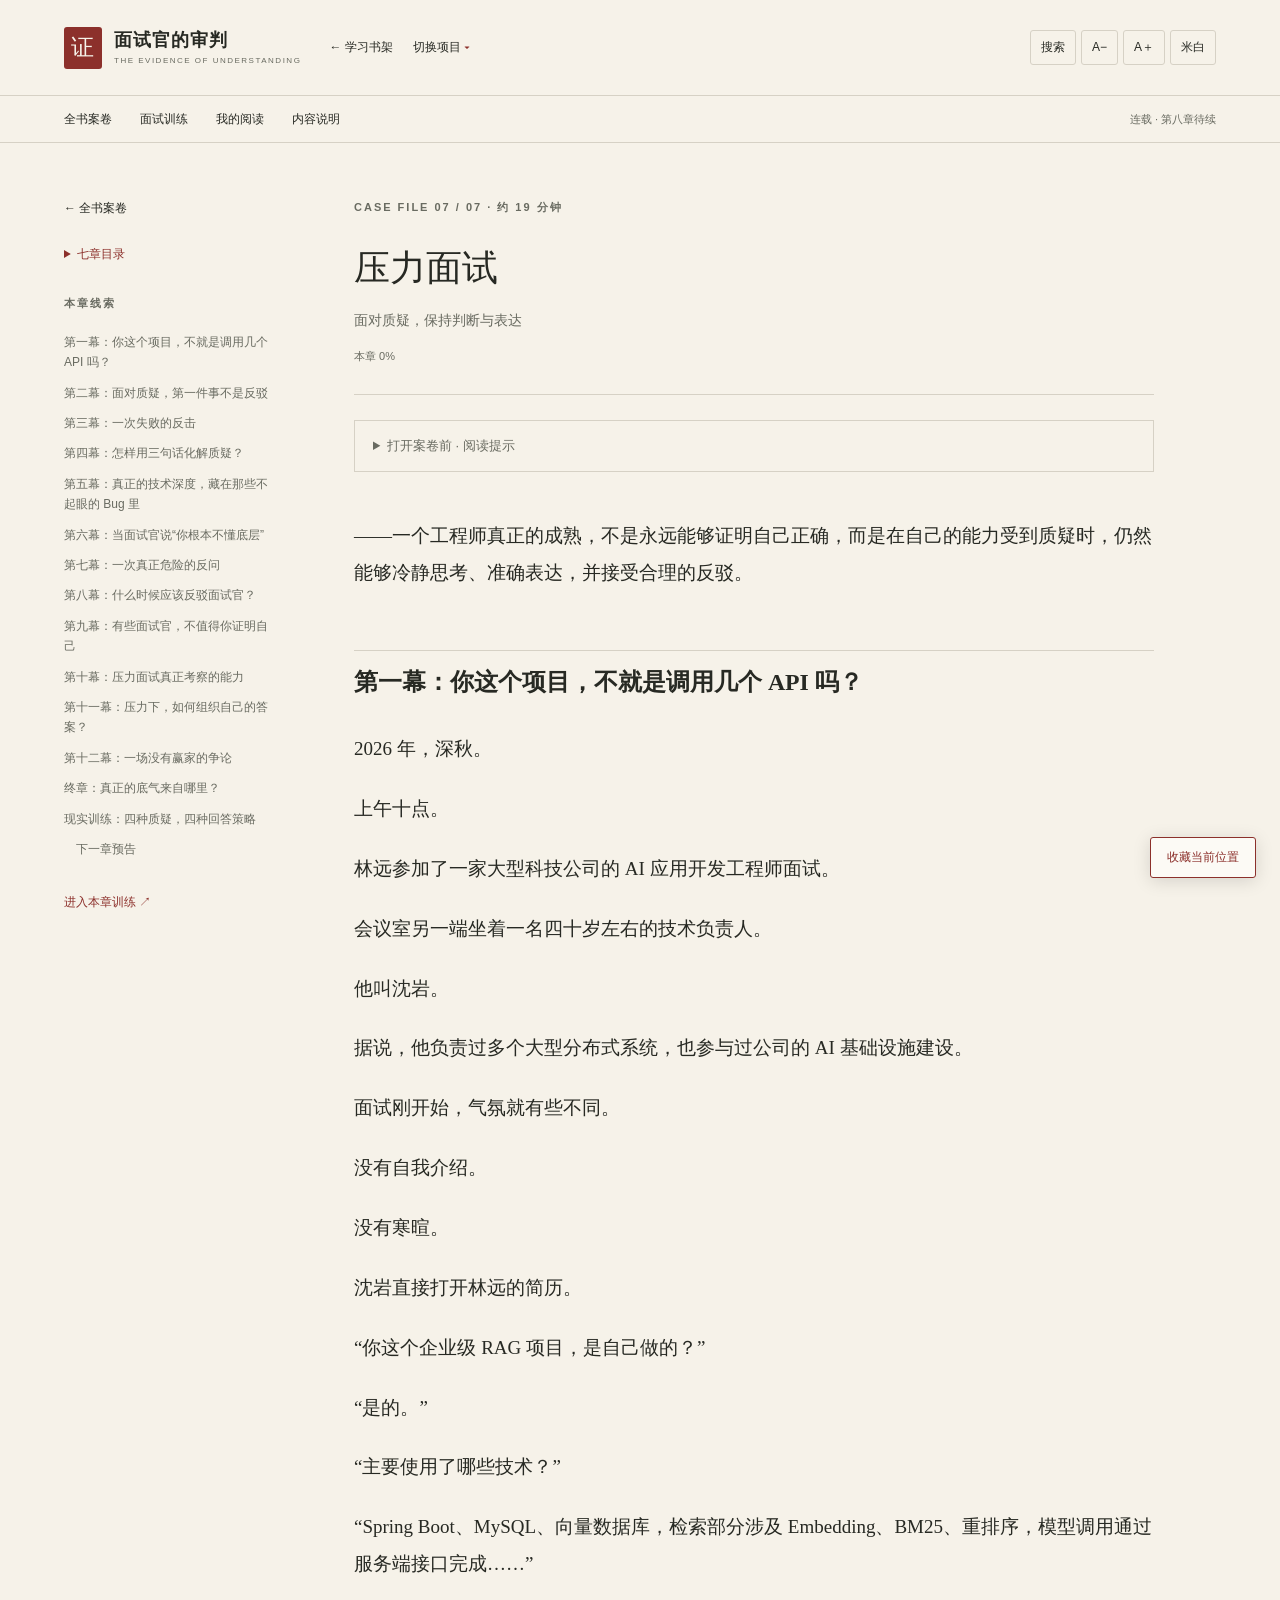
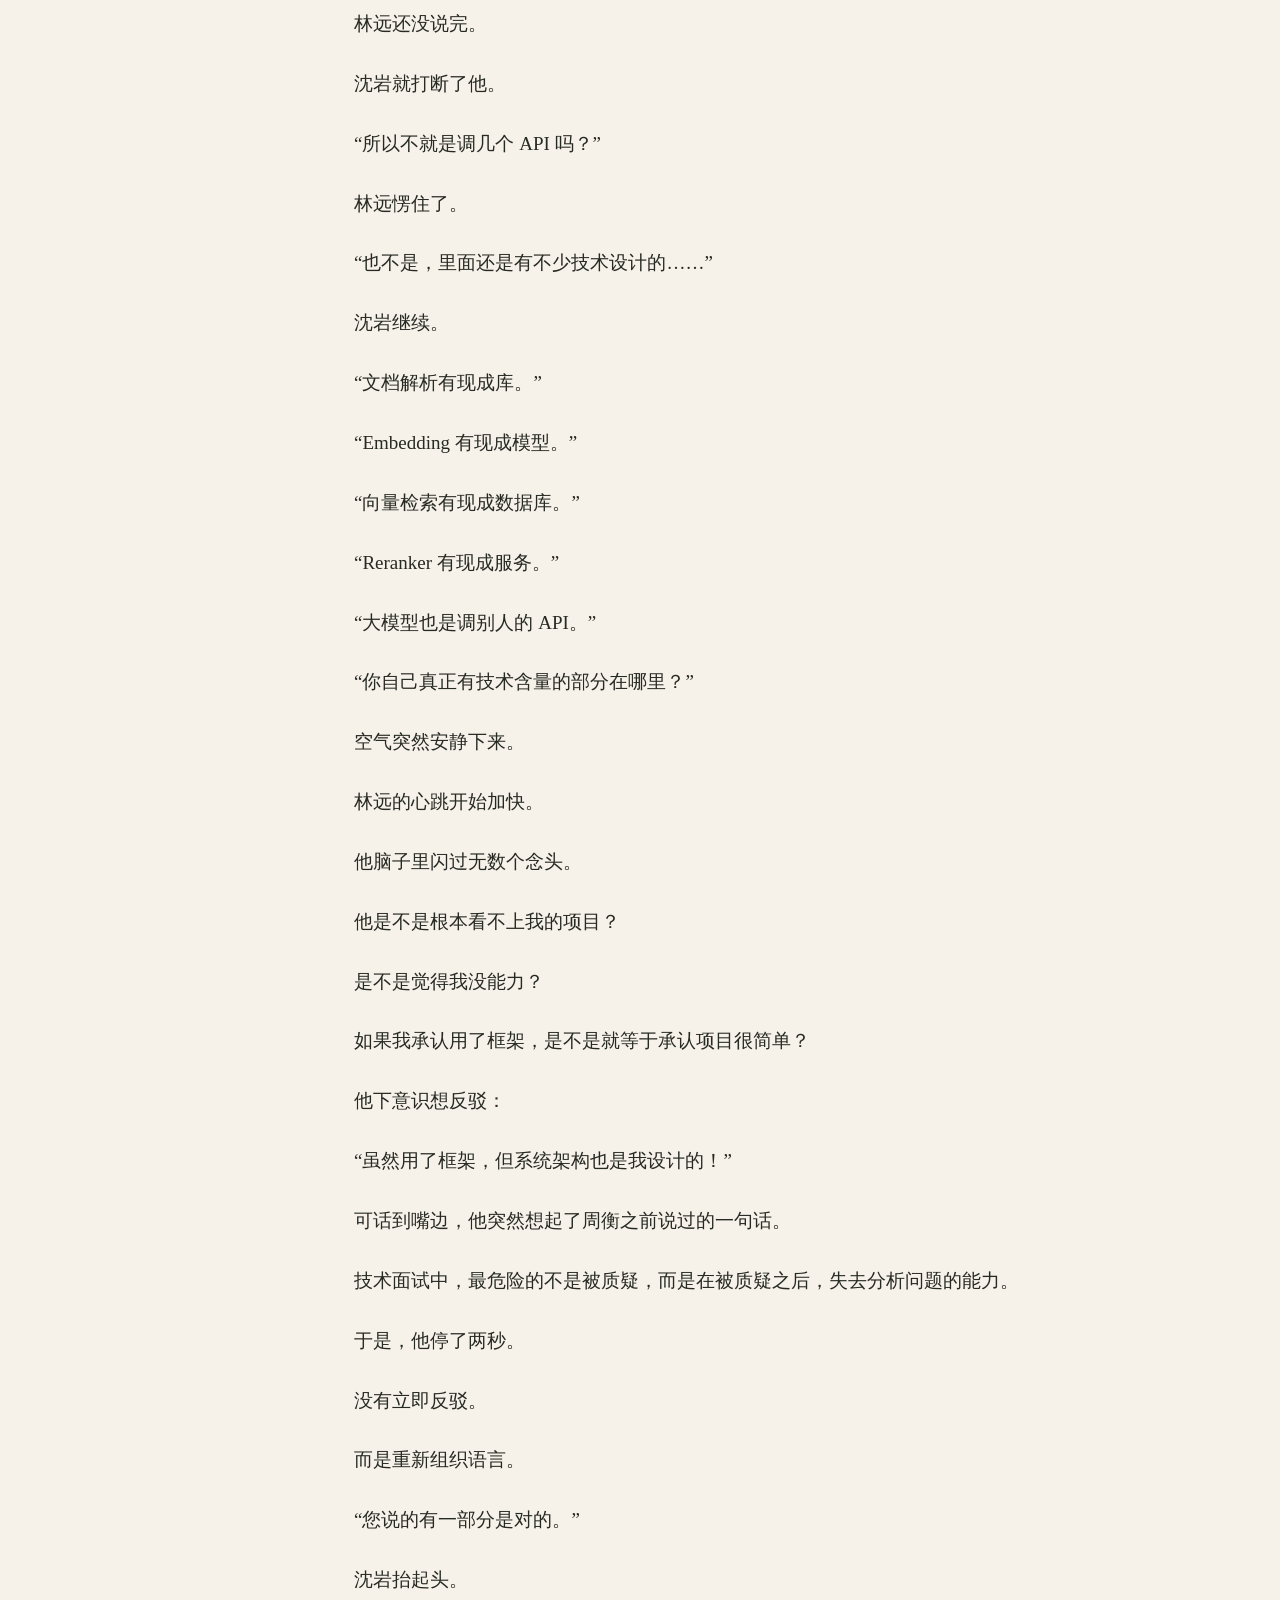
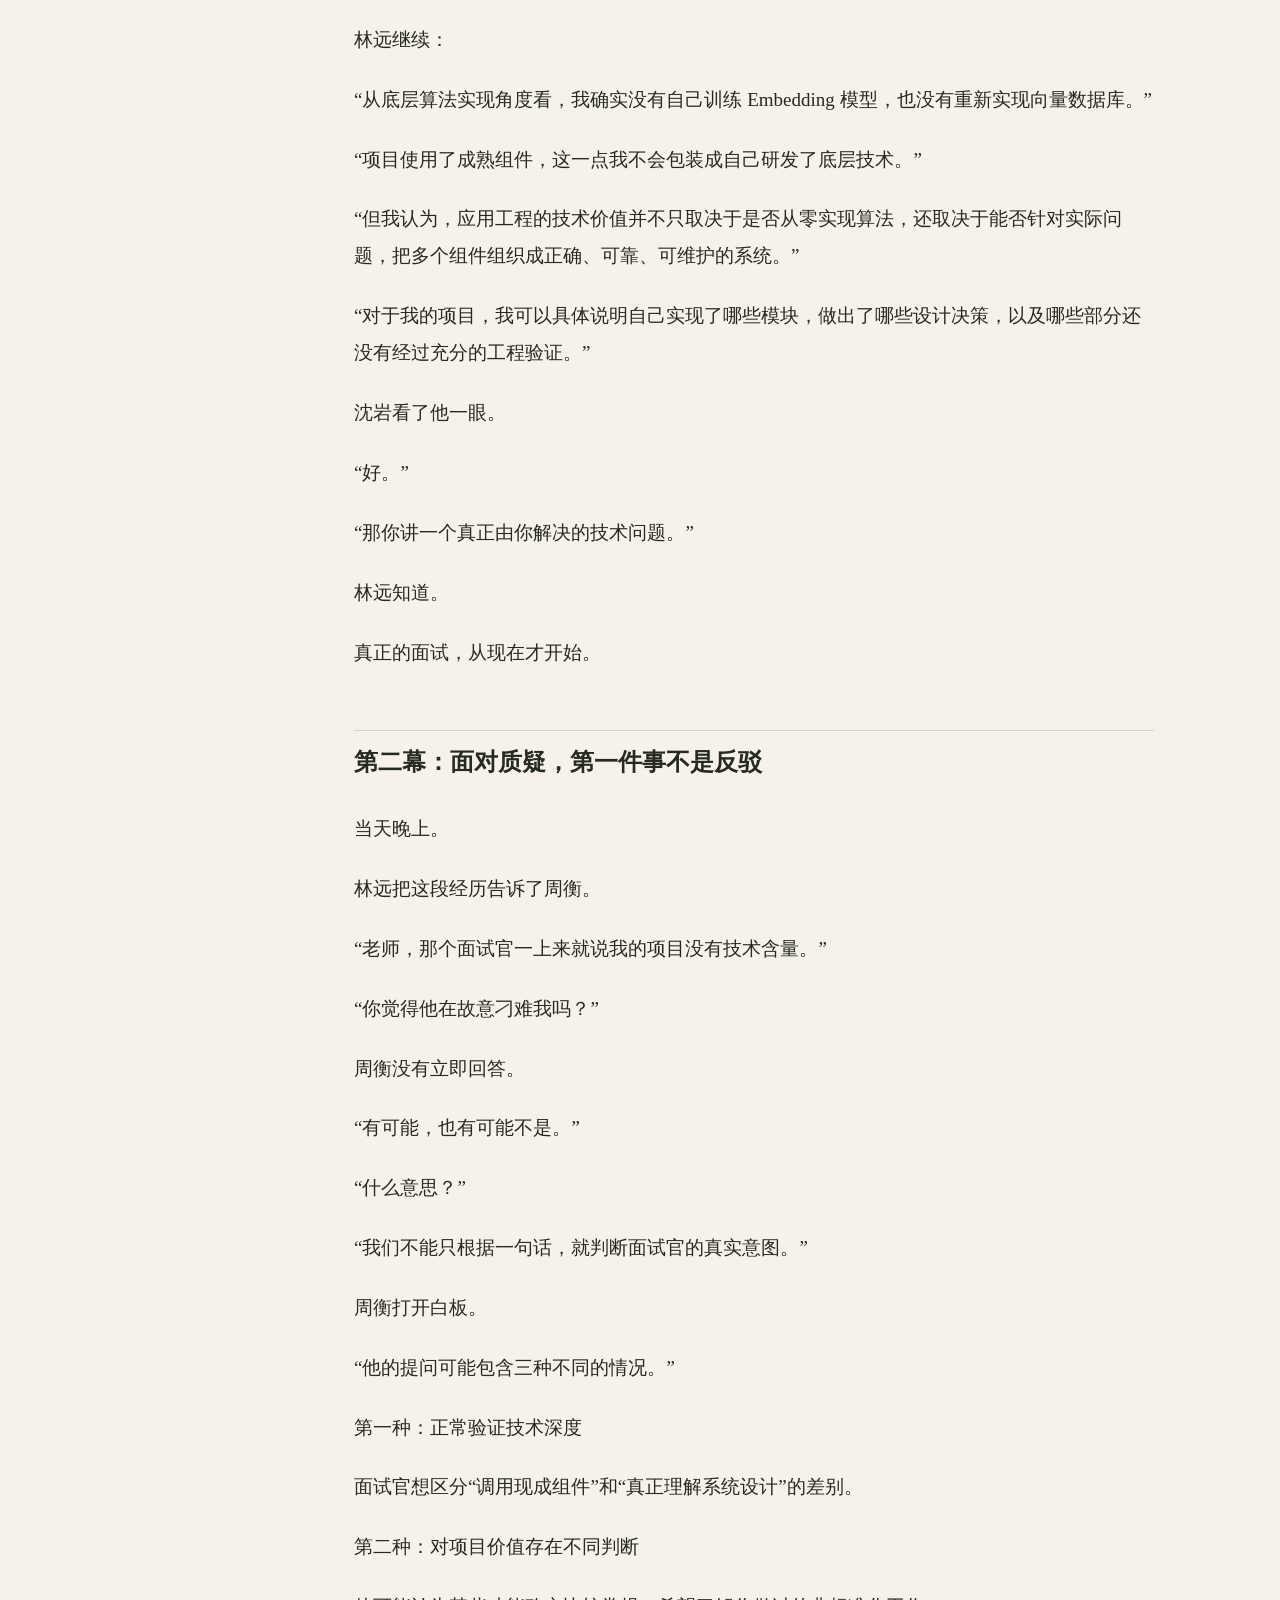
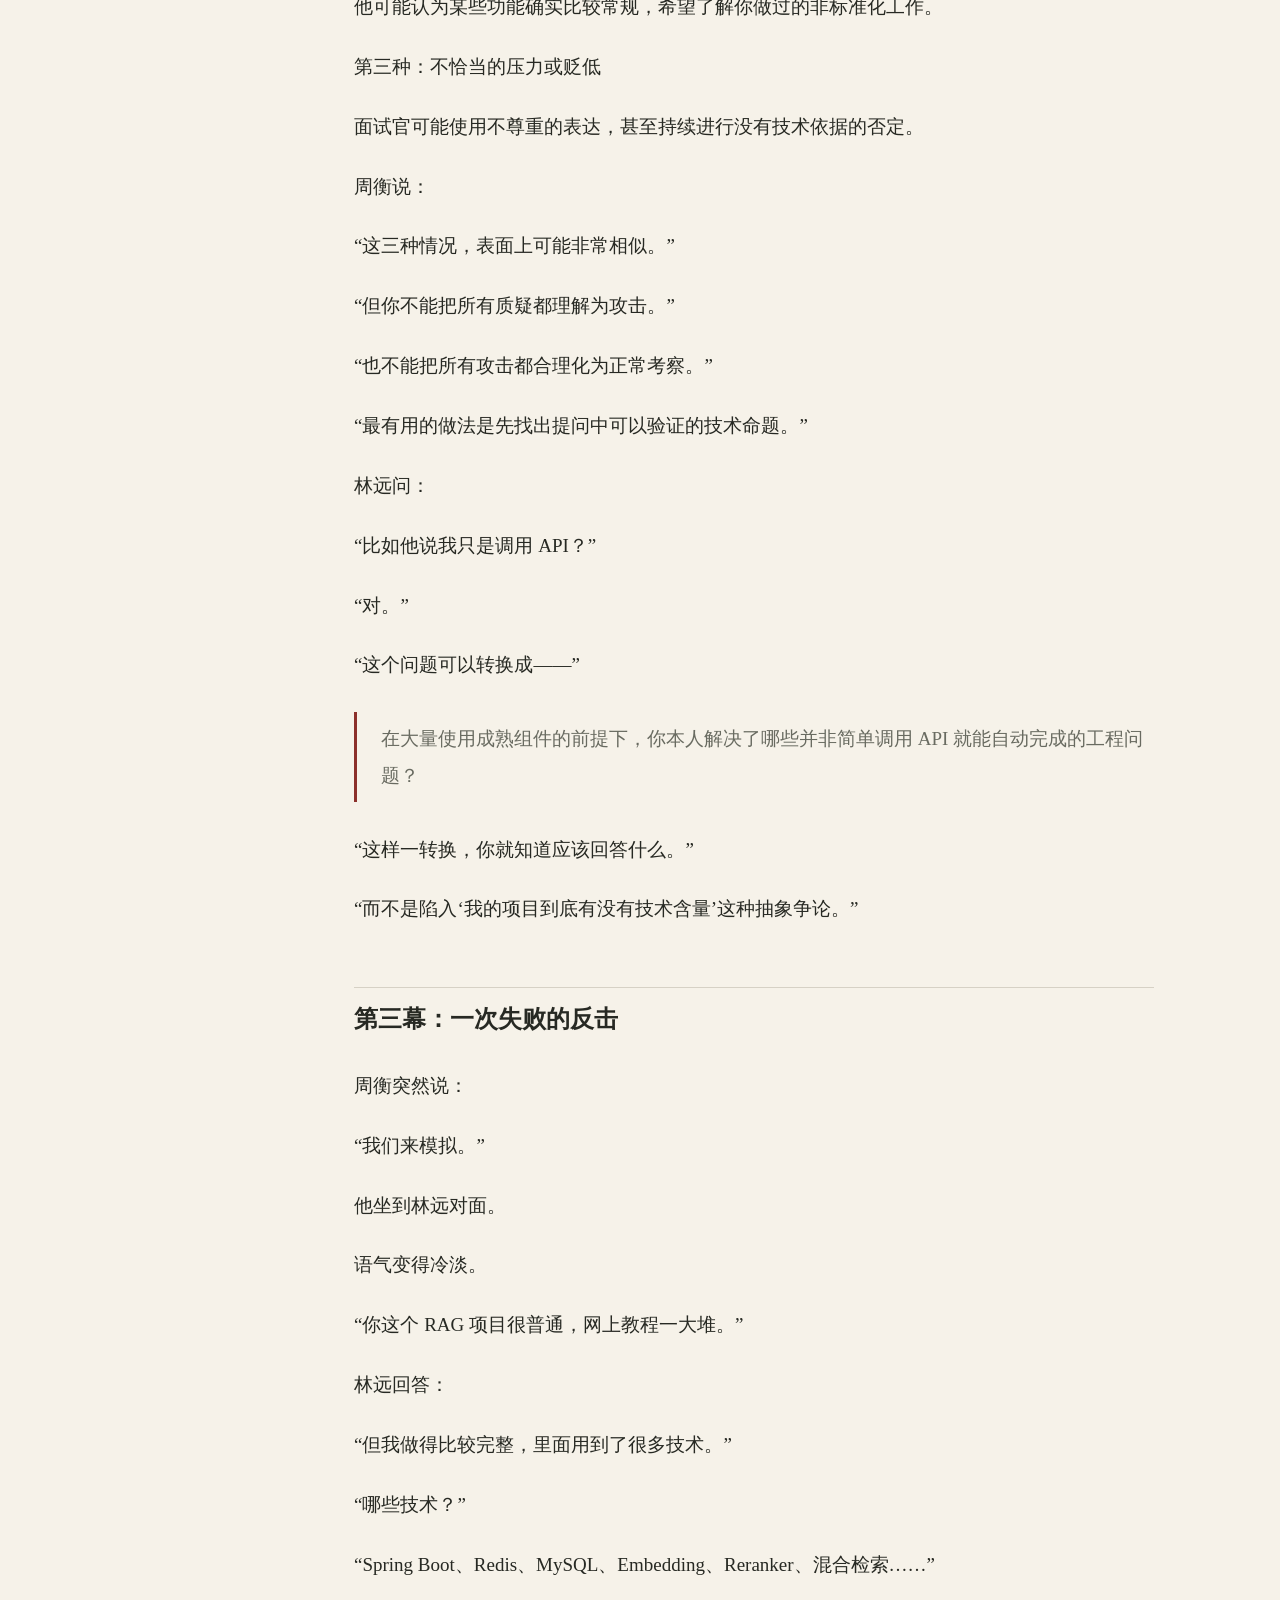
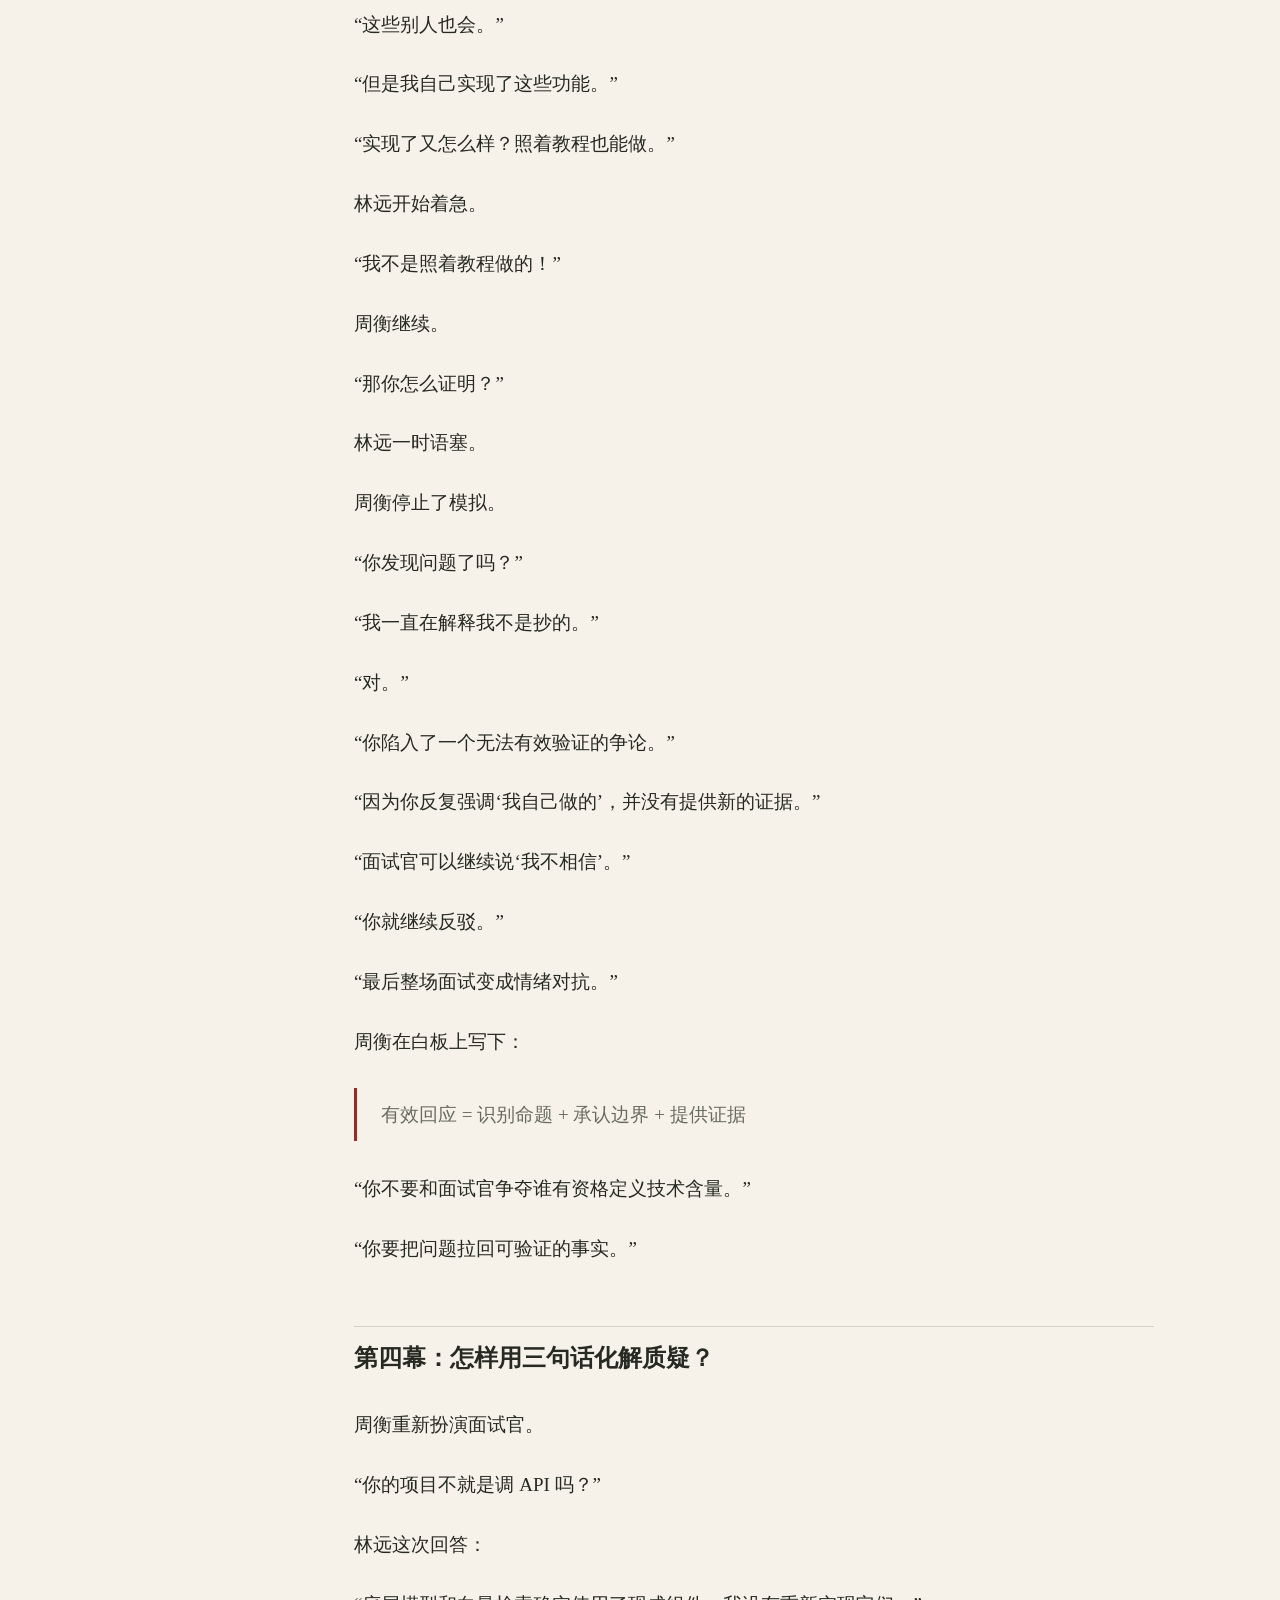
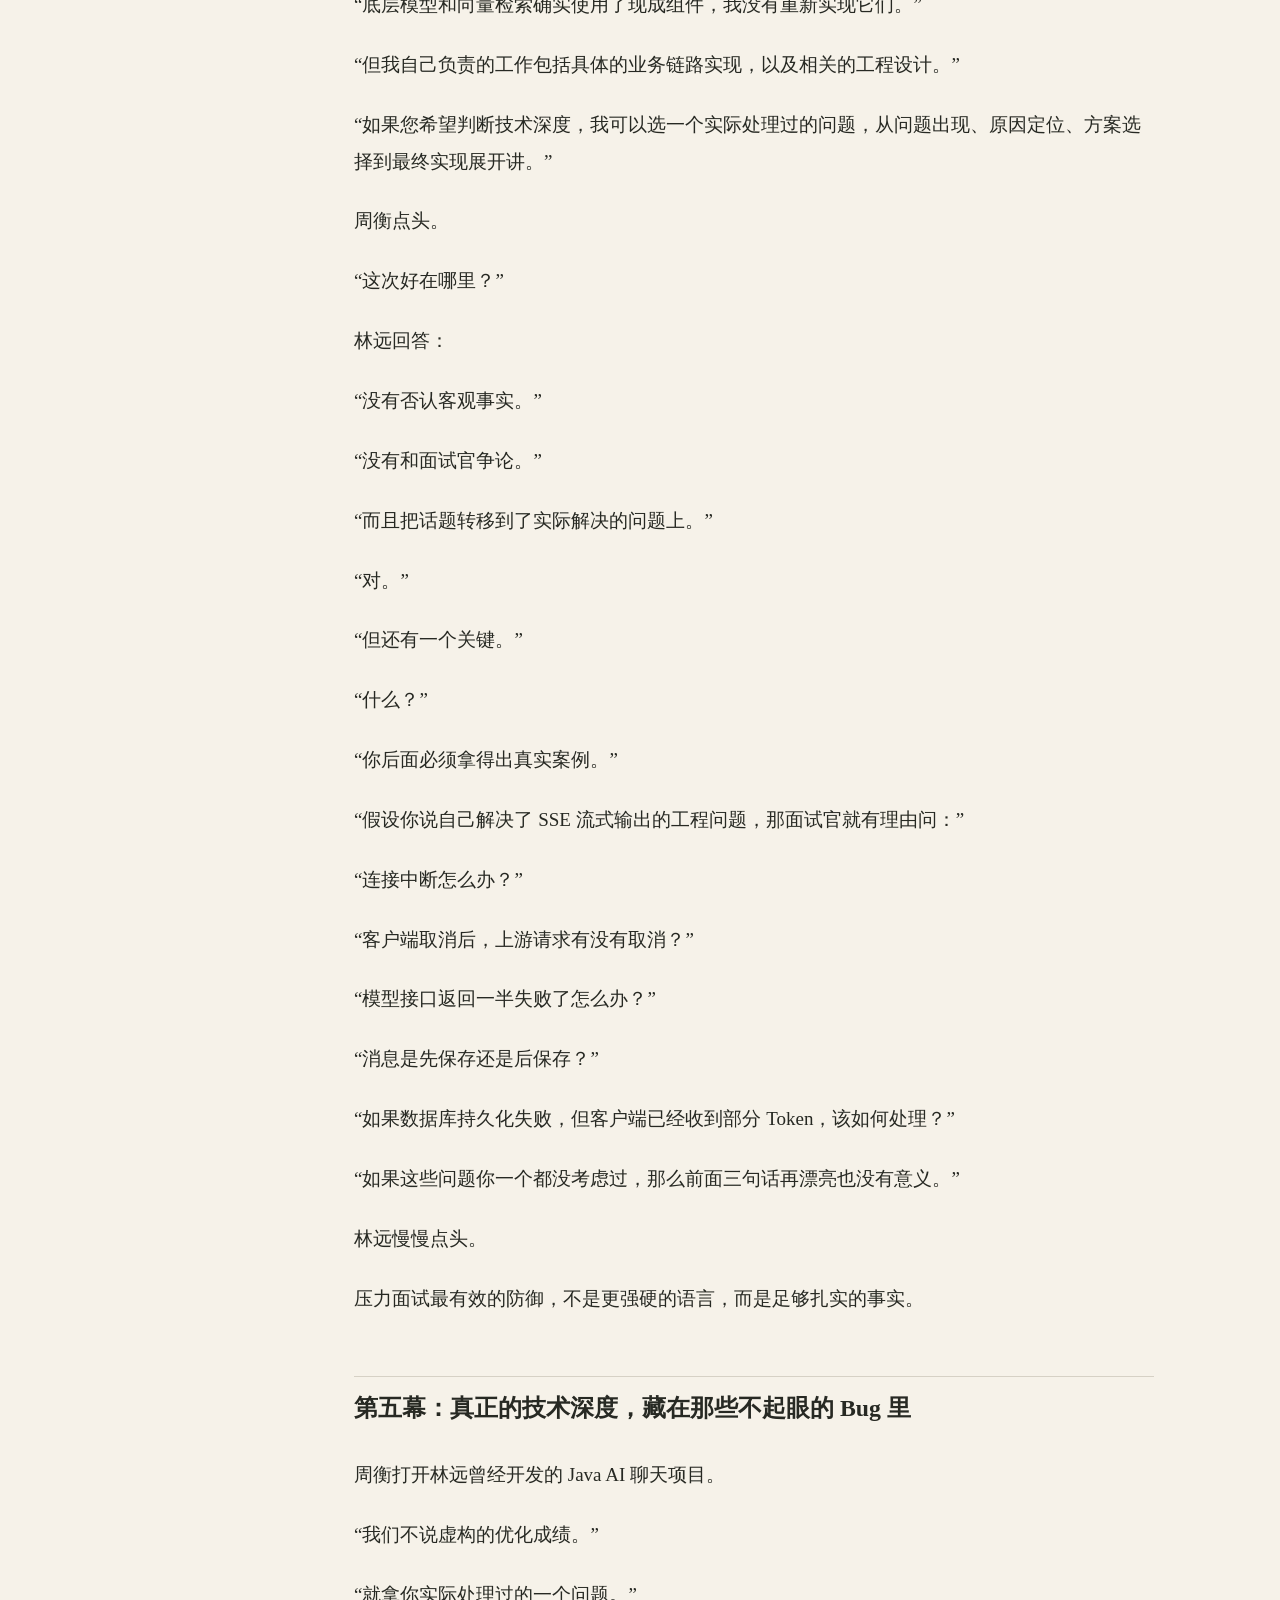
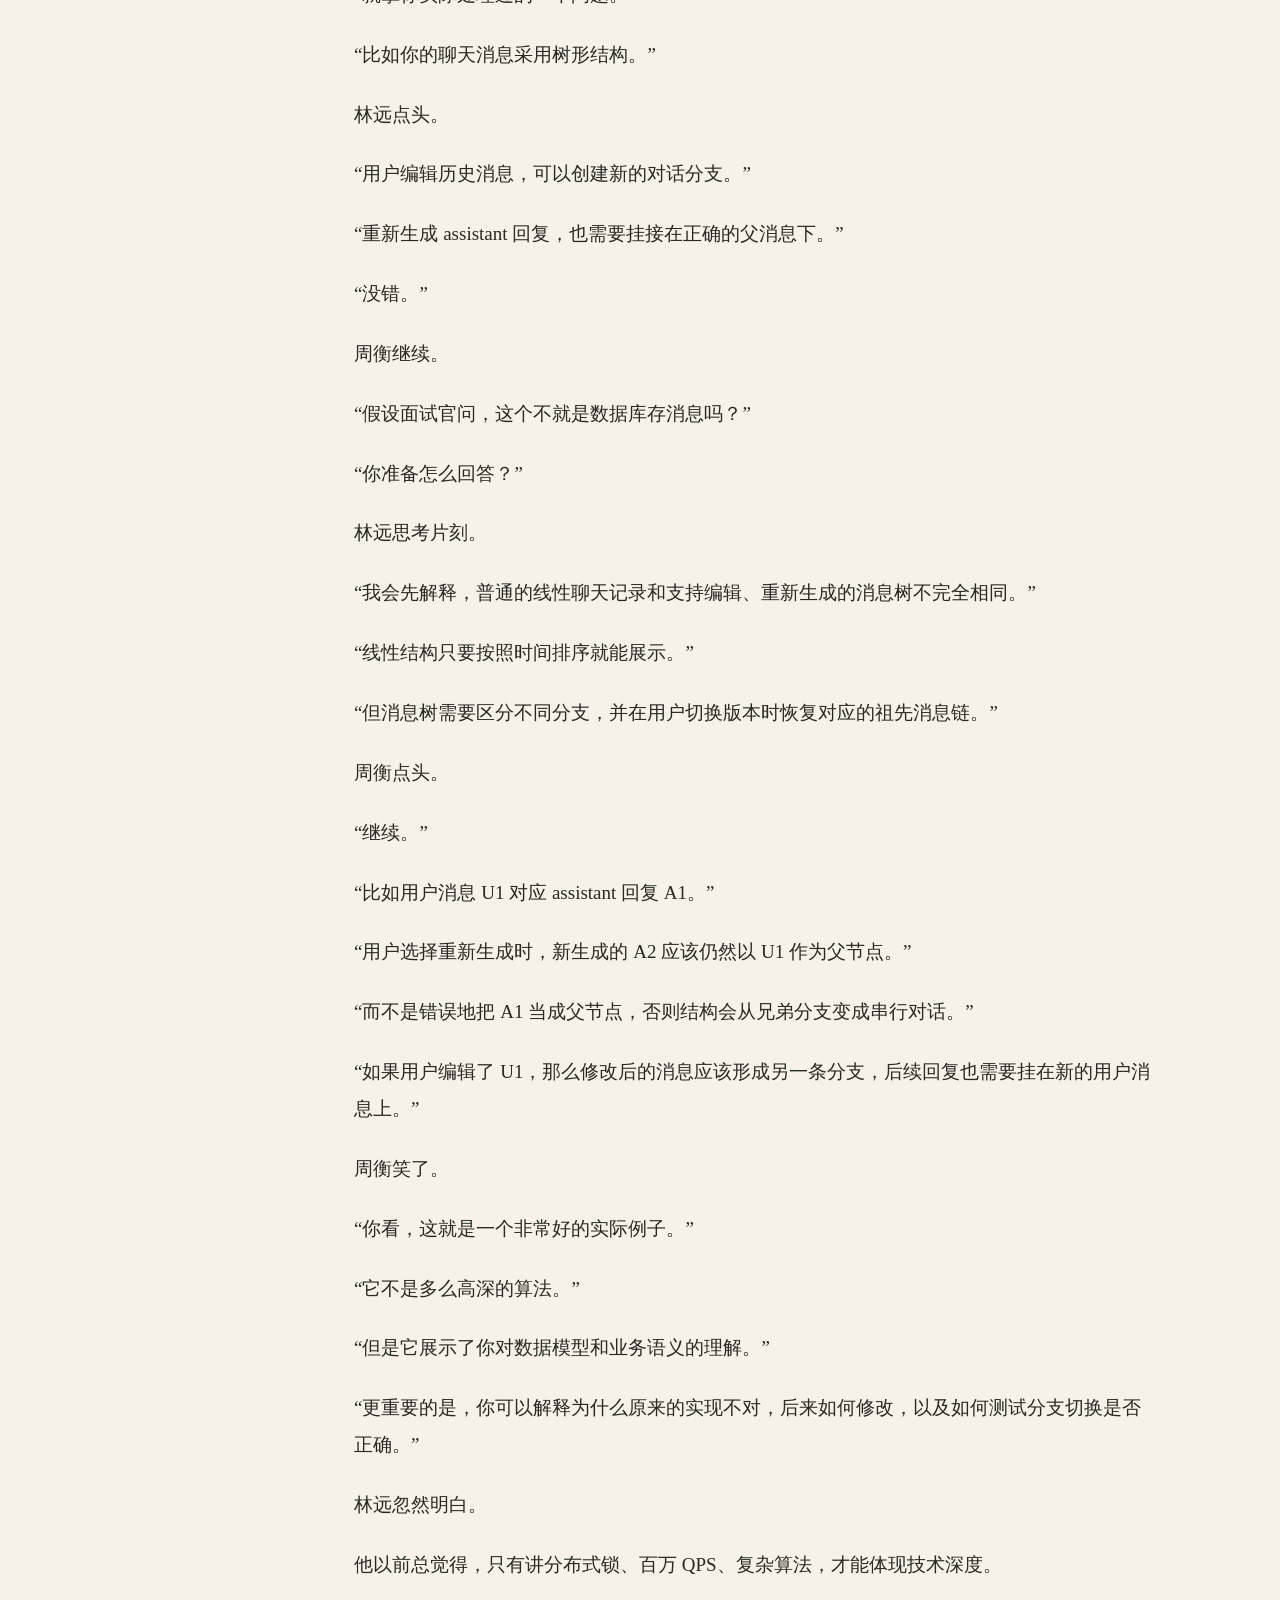
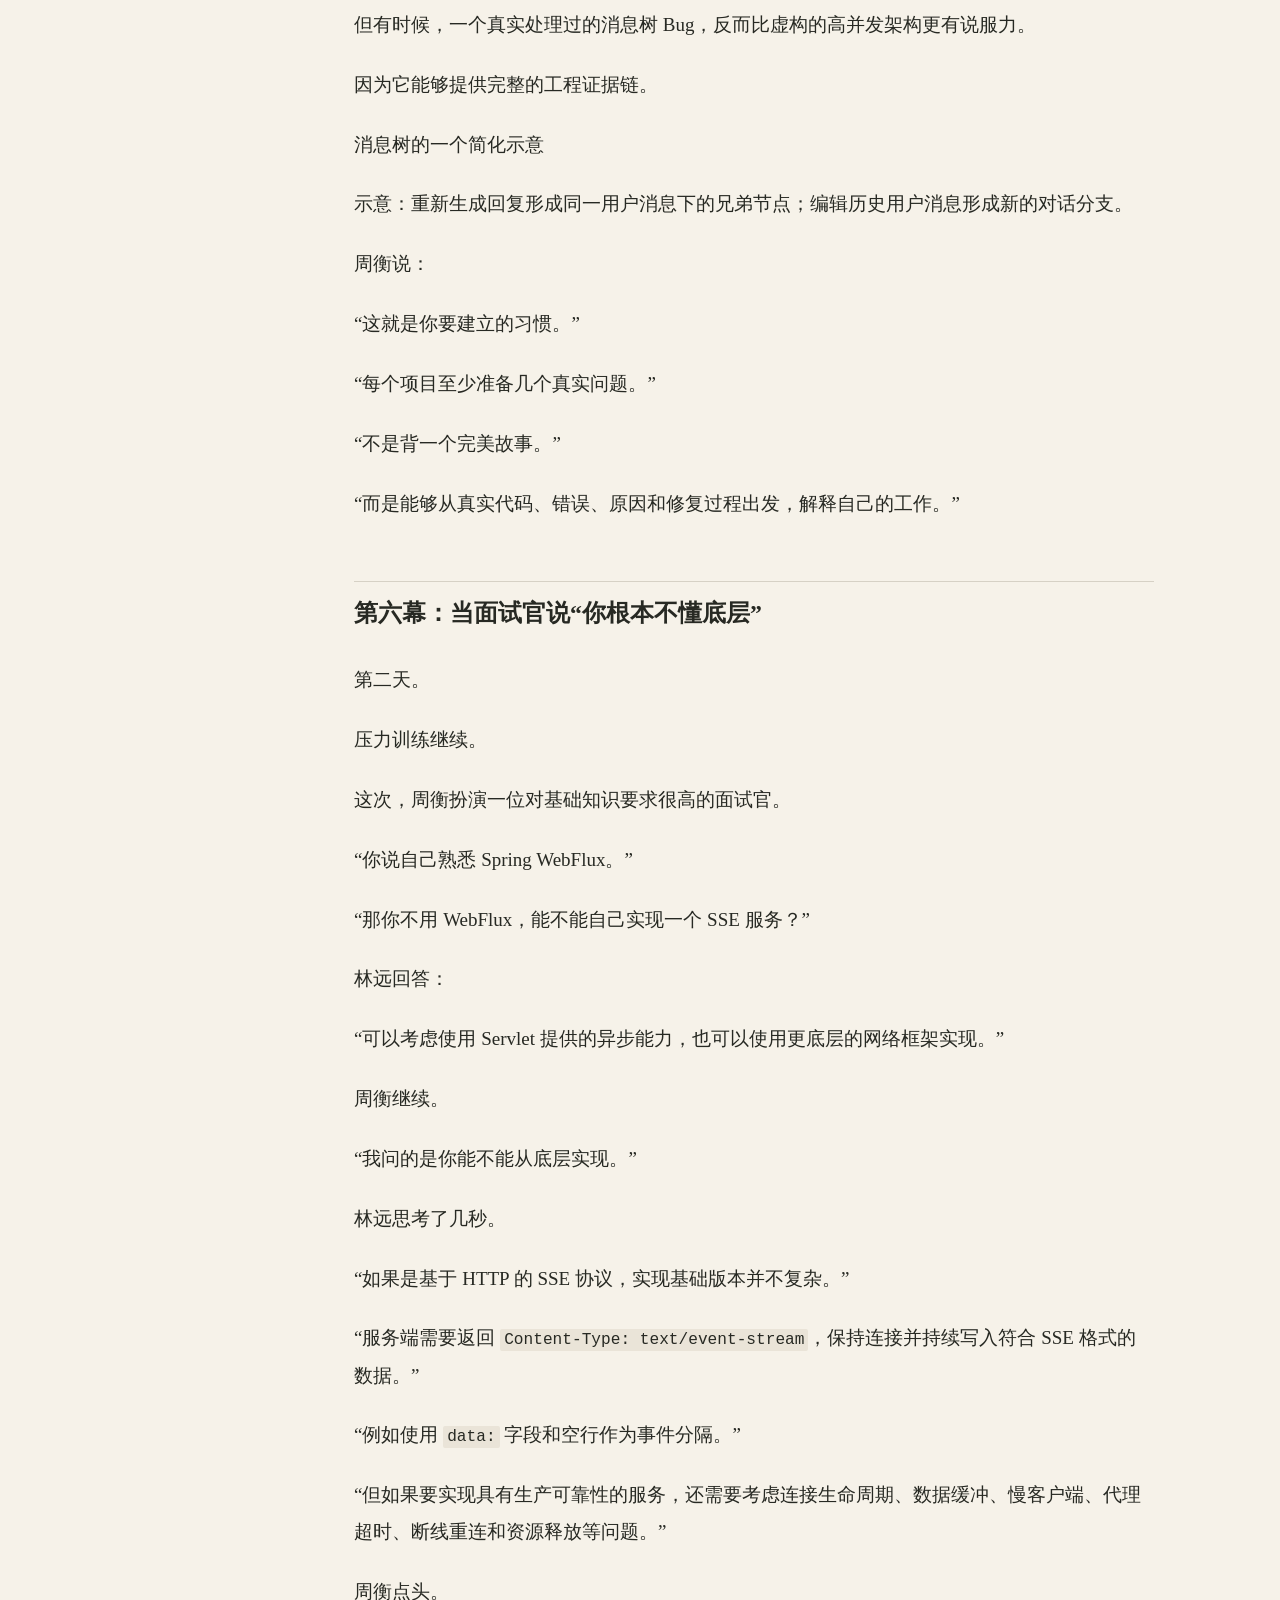
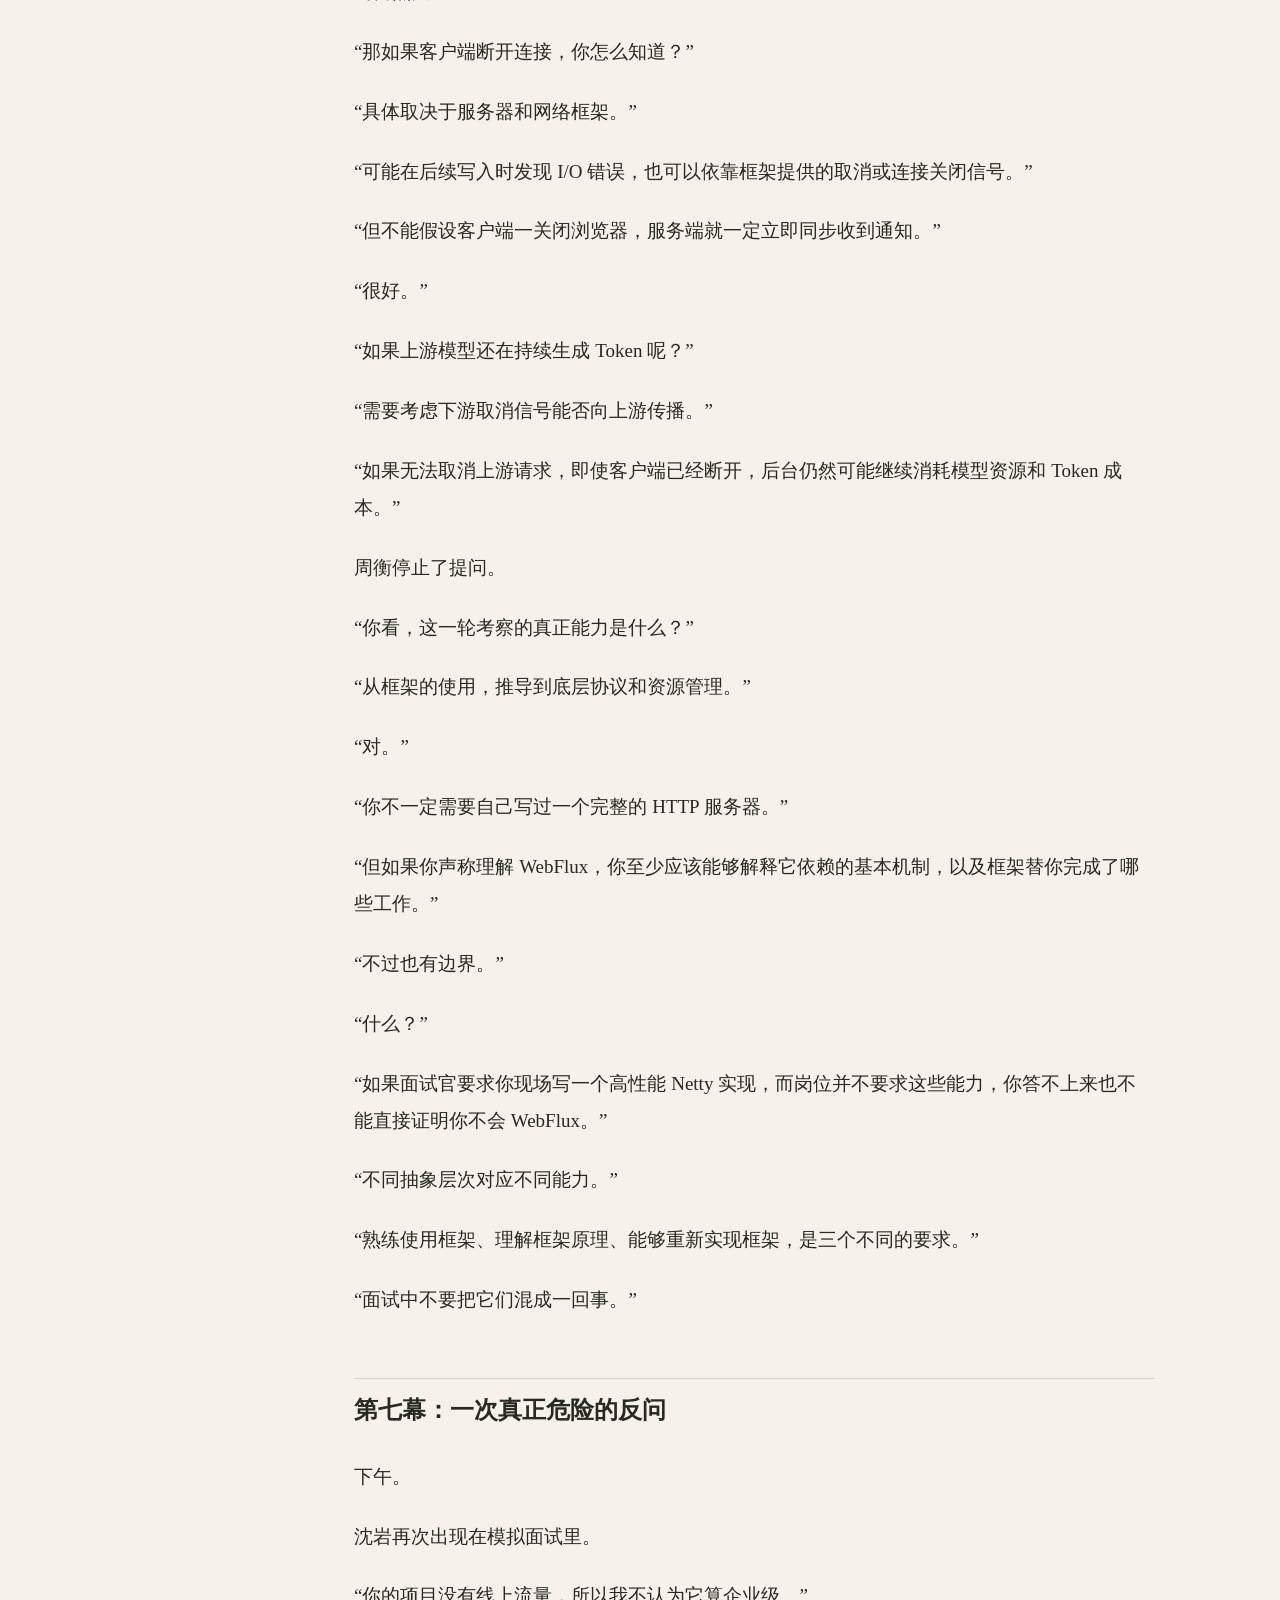
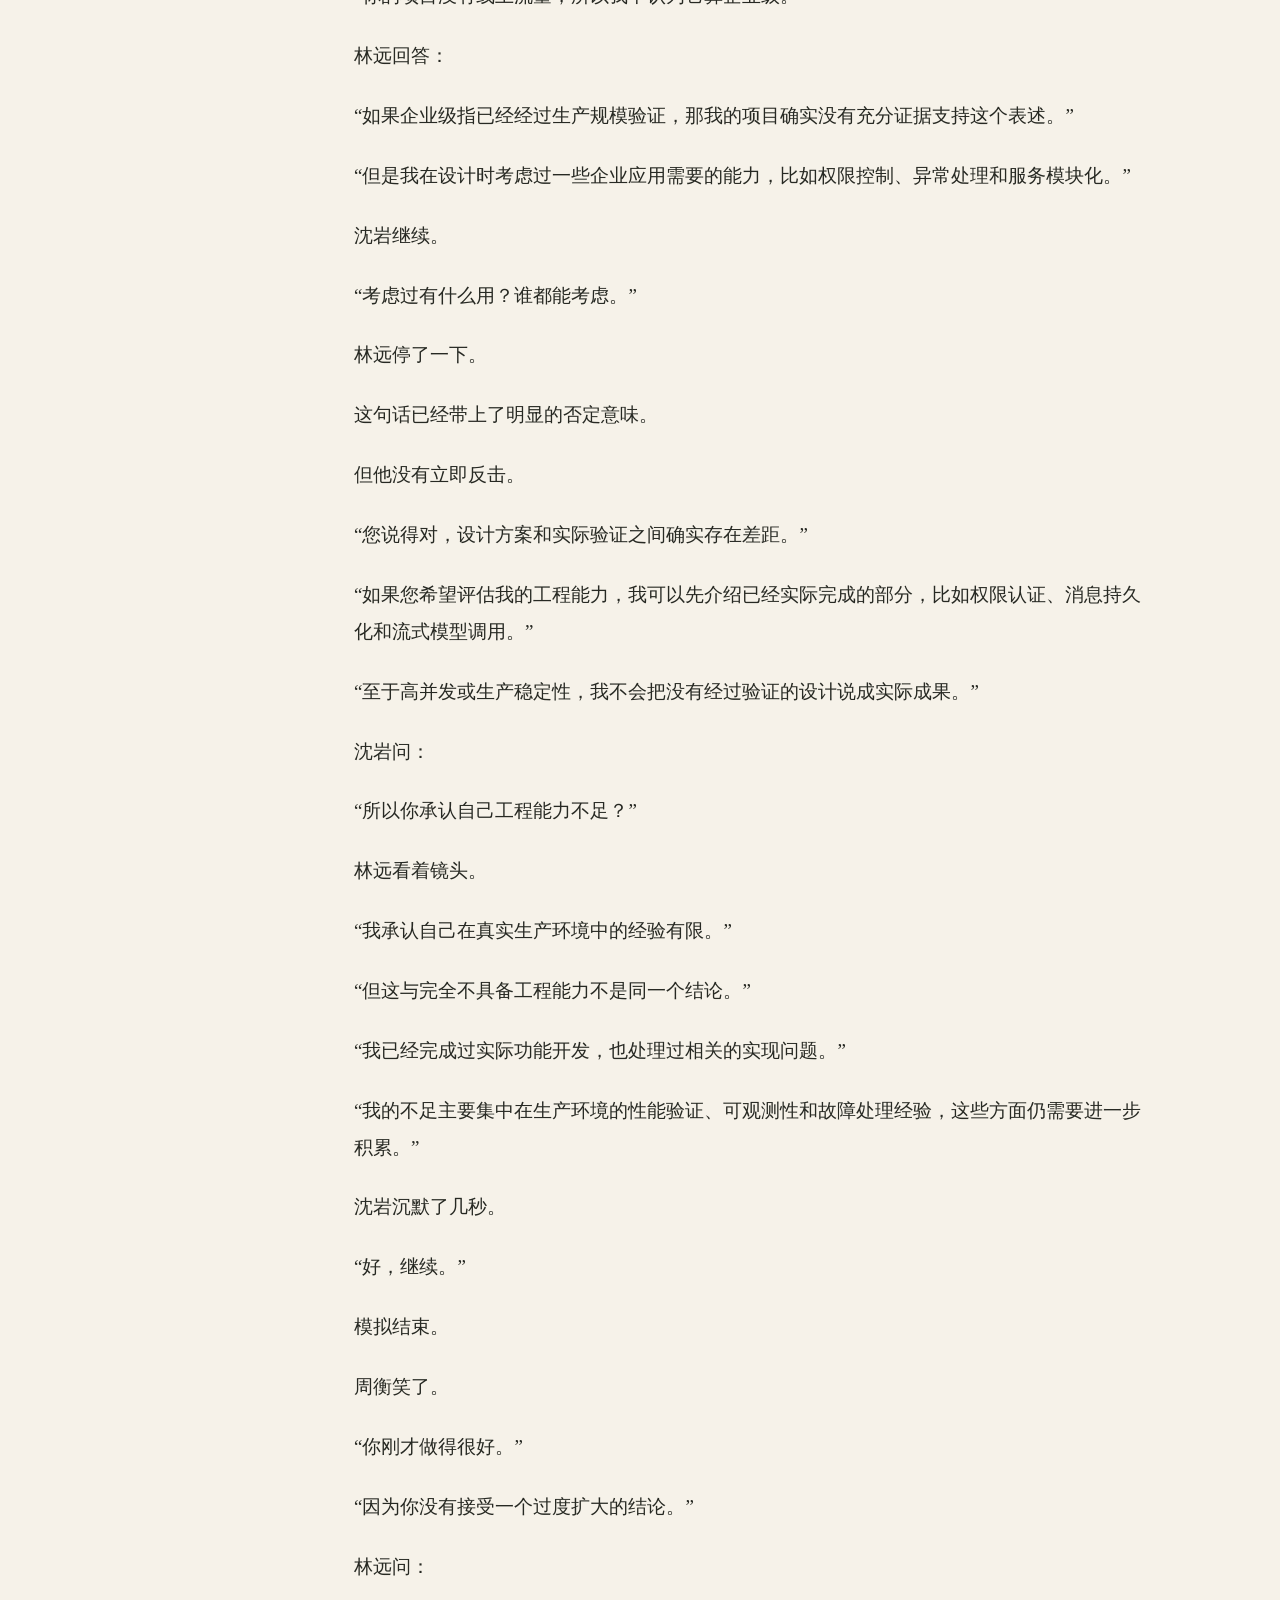
<file: docs/chapter-07.html>
<!doctype html>
<html lang="zh-CN"><head><meta charset="utf-8"><meta name="viewport" content="width=device-width,initial-scale=1"><meta name="color-scheme" content="light dark"><meta name="description" content="面试官的审判：七章技术面试小说，七组本地训练。从知道到讲清楚，让真实能力有据可循。"><title>压力面试 · 面试官的审判</title><script>try{let t=localStorage.getItem('interview-proof-theme');document.documentElement.dataset.theme=['light','white','dark'].includes(t)?t:'light';document.documentElement.style.setProperty('--reading-size',Math.max(16,Math.min(26,Number(localStorage.getItem('interview-proof-size'))||19))+'px')}catch(e){}</script><link rel="icon" href="favicon.svg" type="image/svg+xml"><link rel="stylesheet" href="style.css"><script src="app.js" defer></script><script src="training.js" defer></script></head>
<body data-chapter="7"><a class="skip" href="#main">跳到正文</a><div id="progress" aria-hidden="true"></div><header class="site-header"><a class="brand" href="index.html"><span class="brand-seal" aria-hidden="true">证</span><span>面试官的审判<small>THE EVIDENCE OF UNDERSTANDING</small></span></a><nav class="shelf-nav" aria-label="学习项目导航"><a class="shelf-home" href="/">← 学习书架</a><details class="shelf-switch"><summary>切换项目</summary><div class="shelf-menu"><a href="/pytorch-apprentice/">PyTorch：炼金术士的学徒</a><a href="/ai-era-reader/">AI 纪元</a><a href="/data-empire-reader/">数据帝国</a><a href="/rag-empire-reader/">RAG 帝国</a><a href="/system-design-reader/">系统设计</a><a href="/online-troubleshooting-reader/">生产环境</a><a href="/coding-agent-reader/">Agent 帝国</a><a href="/interview-proof-reader/" aria-current="page">面试官的审判</a><a href="/langchain-empire-reader/">LangChain 帝国</a></div></details></nav><div class="controls"><button id="search-open" title="搜索全书（/）">搜索</button><button id="smaller" aria-label="缩小字号">A−</button><button id="larger" aria-label="增大字号">A＋</button><button id="theme" aria-label="切换阅读背景">米白</button></div></header>
<nav class="section-nav" aria-label="本书导航"><a href="index.html">全书案卷</a><a href="practice.html">面试训练</a><a href="reading.html">我的阅读</a><a href="editorial.html">内容说明</a><span>连载 · 第八章待续</span></nav>
<div class="reader-layout"><aside class="reader-aside"><a href="index.html">← 全书案卷</a><details class="book-toc"><summary>七章目录</summary><nav><a href="chapter-01.html"><span>01</span> 你知道，不代表他知道</a><a href="chapter-02.html"><span>02</span> 追问陷阱</a><a href="chapter-03.html"><span>03</span> 简历里的数字</a><a href="chapter-04.html"><span>04</span> 黄金九十秒</a><a href="chapter-05.html"><span>05</span> 反问的艺术</a><a href="chapter-06.html"><span>06</span> 被记住的人</a><a href="chapter-07.html" aria-current="page"><span>07</span> 压力面试</a></nav></details><p class="eyebrow">本章线索</p><div class="toc">
<ul>
<li><a href="#api">第一幕：你这个项目，不就是调用几个 API 吗？</a></li>
<li><a href="#_1">第二幕：面对质疑，第一件事不是反驳</a></li>
<li><a href="#_2">第三幕：一次失败的反击</a></li>
<li><a href="#_3">第四幕：怎样用三句话化解质疑？</a></li>
<li><a href="#bug">第五幕：真正的技术深度，藏在那些不起眼的 Bug 里</a></li>
<li><a href="#_4">第六幕：当面试官说“你根本不懂底层”</a></li>
<li><a href="#_5">第七幕：一次真正危险的反问</a></li>
<li><a href="#_6">第八幕：什么时候应该反驳面试官？</a></li>
<li><a href="#_7">第九幕：有些面试官，不值得你证明自己</a></li>
<li><a href="#_8">第十幕：压力面试真正考察的能力</a></li>
<li><a href="#_9">第十一幕：压力下，如何组织自己的答案？</a></li>
<li><a href="#_10">第十二幕：一场没有赢家的争论</a></li>
<li><a href="#_11">终章：真正的底气来自哪里？</a></li>
<li><a href="#_12">现实训练：四种质疑，四种回答策略</a><ul>
<li><a href="#_13">下一章预告</a></li>
</ul>
</li>
</ul>
</div>
<a class="aside-training" href="practice.html#pressure">进入本章训练 ↗</a></aside><main id="main" class="chapter-main"><div class="chapter-heading"><p class="eyebrow">CASE FILE 07 / 07 · 约 19 分钟</p><h1>压力面试</h1><p class="chapter-subtitle">面对质疑，保持判断与表达</p><div class="chapter-tools"><button id="bookmark" aria-pressed="false">收藏当前位置</button><span id="read-status" role="status"></span></div></div><details class="mobile-toc"><summary>章节与本章目录</summary><nav class="book-links"><a href="chapter-01.html"><span>01</span> 你知道，不代表他知道</a><a href="chapter-02.html"><span>02</span> 追问陷阱</a><a href="chapter-03.html"><span>03</span> 简历里的数字</a><a href="chapter-04.html"><span>04</span> 黄金九十秒</a><a href="chapter-05.html"><span>05</span> 反问的艺术</a><a href="chapter-06.html"><span>06</span> 被记住的人</a><a href="chapter-07.html" aria-current="page"><span>07</span> 压力面试</a></nav><div class="toc">
<ul>
<li><a href="#api">第一幕：你这个项目，不就是调用几个 API 吗？</a></li>
<li><a href="#_1">第二幕：面对质疑，第一件事不是反驳</a></li>
<li><a href="#_2">第三幕：一次失败的反击</a></li>
<li><a href="#_3">第四幕：怎样用三句话化解质疑？</a></li>
<li><a href="#bug">第五幕：真正的技术深度，藏在那些不起眼的 Bug 里</a></li>
<li><a href="#_4">第六幕：当面试官说“你根本不懂底层”</a></li>
<li><a href="#_5">第七幕：一次真正危险的反问</a></li>
<li><a href="#_6">第八幕：什么时候应该反驳面试官？</a></li>
<li><a href="#_7">第九幕：有些面试官，不值得你证明自己</a></li>
<li><a href="#_8">第十幕：压力面试真正考察的能力</a></li>
<li><a href="#_9">第十一幕：压力下，如何组织自己的答案？</a></li>
<li><a href="#_10">第十二幕：一场没有赢家的争论</a></li>
<li><a href="#_11">终章：真正的底气来自哪里？</a></li>
<li><a href="#_12">现实训练：四种质疑，四种回答策略</a><ul>
<li><a href="#_13">下一章预告</a></li>
</ul>
</li>
</ul>
</div>
</details><details class="editor-note"><summary>打开案卷前 · 阅读提示</summary><p>先区分事实错误、信息不足与观点分歧。承认确实存在的问题，同时保留对不合理评价的判断。</p></details><article><p>——一个工程师真正的成熟，不是永远能够证明自己正确，而是在自己的能力受到质疑时，仍然能够冷静思考、准确表达，并接受合理的反驳。</p>
<h2 id="api">第一幕：你这个项目，不就是调用几个 API 吗？</h2>
<p>2026 年，深秋。</p>
<p>上午十点。</p>
<p>林远参加了一家大型科技公司的 AI 应用开发工程师面试。</p>
<p>会议室另一端坐着一名四十岁左右的技术负责人。</p>
<p>他叫沈岩。</p>
<p>据说，他负责过多个大型分布式系统，也参与过公司的 AI 基础设施建设。</p>
<p>面试刚开始，气氛就有些不同。</p>
<p>没有自我介绍。</p>
<p>没有寒暄。</p>
<p>沈岩直接打开林远的简历。</p>
<p>“你这个企业级 RAG 项目，是自己做的？”</p>
<p>“是的。”</p>
<p>“主要使用了哪些技术？”</p>
<p>“Spring Boot、MySQL、向量数据库，检索部分涉及 Embedding、BM25、重排序，模型调用通过服务端接口完成……”</p>
<p>林远还没说完。</p>
<p>沈岩就打断了他。</p>
<p>“所以不就是调几个 API 吗？”</p>
<p>林远愣住了。</p>
<p>“也不是，里面还是有不少技术设计的……”</p>
<p>沈岩继续。</p>
<p>“文档解析有现成库。”</p>
<p>“Embedding 有现成模型。”</p>
<p>“向量检索有现成数据库。”</p>
<p>“Reranker 有现成服务。”</p>
<p>“大模型也是调别人的 API。”</p>
<p>“你自己真正有技术含量的部分在哪里？”</p>
<p>空气突然安静下来。</p>
<p>林远的心跳开始加快。</p>
<p>他脑子里闪过无数个念头。</p>
<p>他是不是根本看不上我的项目？</p>
<p>是不是觉得我没能力？</p>
<p>如果我承认用了框架，是不是就等于承认项目很简单？</p>
<p>他下意识想反驳：</p>
<p>“虽然用了框架，但系统架构也是我设计的！”</p>
<p>可话到嘴边，他突然想起了周衡之前说过的一句话。</p>
<p>技术面试中，最危险的不是被质疑，而是在被质疑之后，失去分析问题的能力。</p>
<p>于是，他停了两秒。</p>
<p>没有立即反驳。</p>
<p>而是重新组织语言。</p>
<p>“您说的有一部分是对的。”</p>
<p>沈岩抬起头。</p>
<p>林远继续：</p>
<p>“从底层算法实现角度看，我确实没有自己训练 Embedding 模型，也没有重新实现向量数据库。”</p>
<p>“项目使用了成熟组件，这一点我不会包装成自己研发了底层技术。”</p>
<p>“但我认为，应用工程的技术价值并不只取决于是否从零实现算法，还取决于能否针对实际问题，把多个组件组织成正确、可靠、可维护的系统。”</p>
<p>“对于我的项目，我可以具体说明自己实现了哪些模块，做出了哪些设计决策，以及哪些部分还没有经过充分的工程验证。”</p>
<p>沈岩看了他一眼。</p>
<p>“好。”</p>
<p>“那你讲一个真正由你解决的技术问题。”</p>
<p>林远知道。</p>
<p>真正的面试，从现在才开始。</p>
<h2 id="_1">第二幕：面对质疑，第一件事不是反驳</h2>
<p>当天晚上。</p>
<p>林远把这段经历告诉了周衡。</p>
<p>“老师，那个面试官一上来就说我的项目没有技术含量。”</p>
<p>“你觉得他在故意刁难我吗？”</p>
<p>周衡没有立即回答。</p>
<p>“有可能，也有可能不是。”</p>
<p>“什么意思？”</p>
<p>“我们不能只根据一句话，就判断面试官的真实意图。”</p>
<p>周衡打开白板。</p>
<p>“他的提问可能包含三种不同的情况。”</p>
<p>第一种：正常验证技术深度</p>
<p>面试官想区分“调用现成组件”和“真正理解系统设计”的差别。</p>
<p>第二种：对项目价值存在不同判断</p>
<p>他可能认为某些功能确实比较常规，希望了解你做过的非标准化工作。</p>
<p>第三种：不恰当的压力或贬低</p>
<p>面试官可能使用不尊重的表达，甚至持续进行没有技术依据的否定。</p>
<p>周衡说：</p>
<p>“这三种情况，表面上可能非常相似。”</p>
<p>“但你不能把所有质疑都理解为攻击。”</p>
<p>“也不能把所有攻击都合理化为正常考察。”</p>
<p>“最有用的做法是先找出提问中可以验证的技术命题。”</p>
<p>林远问：</p>
<p>“比如他说我只是调用 API？”</p>
<p>“对。”</p>
<p>“这个问题可以转换成——”</p>
<blockquote>
<p>在大量使用成熟组件的前提下，你本人解决了哪些并非简单调用 API 就能自动完成的工程问题？</p>
</blockquote>
<p>“这样一转换，你就知道应该回答什么。”</p>
<p>“而不是陷入‘我的项目到底有没有技术含量’这种抽象争论。”</p>
<h2 id="_2">第三幕：一次失败的反击</h2>
<p>周衡突然说：</p>
<p>“我们来模拟。”</p>
<p>他坐到林远对面。</p>
<p>语气变得冷淡。</p>
<p>“你这个 RAG 项目很普通，网上教程一大堆。”</p>
<p>林远回答：</p>
<p>“但我做得比较完整，里面用到了很多技术。”</p>
<p>“哪些技术？”</p>
<p>“Spring Boot、Redis、MySQL、Embedding、Reranker、混合检索……”</p>
<p>“这些别人也会。”</p>
<p>“但是我自己实现了这些功能。”</p>
<p>“实现了又怎么样？照着教程也能做。”</p>
<p>林远开始着急。</p>
<p>“我不是照着教程做的！”</p>
<p>周衡继续。</p>
<p>“那你怎么证明？”</p>
<p>林远一时语塞。</p>
<p>周衡停止了模拟。</p>
<p>“你发现问题了吗？”</p>
<p>“我一直在解释我不是抄的。”</p>
<p>“对。”</p>
<p>“你陷入了一个无法有效验证的争论。”</p>
<p>“因为你反复强调‘我自己做的’，并没有提供新的证据。”</p>
<p>“面试官可以继续说‘我不相信’。”</p>
<p>“你就继续反驳。”</p>
<p>“最后整场面试变成情绪对抗。”</p>
<p>周衡在白板上写下：</p>
<blockquote>
<p>有效回应 = 识别命题 + 承认边界 + 提供证据</p>
</blockquote>
<p>“你不要和面试官争夺谁有资格定义技术含量。”</p>
<p>“你要把问题拉回可验证的事实。”</p>
<h2 id="_3">第四幕：怎样用三句话化解质疑？</h2>
<p>周衡重新扮演面试官。</p>
<p>“你的项目不就是调 API 吗？”</p>
<p>林远这次回答：</p>
<p>“底层模型和向量检索确实使用了现成组件，我没有重新实现它们。”</p>
<p>“但我自己负责的工作包括具体的业务链路实现，以及相关的工程设计。”</p>
<p>“如果您希望判断技术深度，我可以选一个实际处理过的问题，从问题出现、原因定位、方案选择到最终实现展开讲。”</p>
<p>周衡点头。</p>
<p>“这次好在哪里？”</p>
<p>林远回答：</p>
<p>“没有否认客观事实。”</p>
<p>“没有和面试官争论。”</p>
<p>“而且把话题转移到了实际解决的问题上。”</p>
<p>“对。”</p>
<p>“但还有一个关键。”</p>
<p>“什么？”</p>
<p>“你后面必须拿得出真实案例。”</p>
<p>“假设你说自己解决了 SSE 流式输出的工程问题，那面试官就有理由问：”</p>
<p>“连接中断怎么办？”</p>
<p>“客户端取消后，上游请求有没有取消？”</p>
<p>“模型接口返回一半失败了怎么办？”</p>
<p>“消息是先保存还是后保存？”</p>
<p>“如果数据库持久化失败，但客户端已经收到部分 Token，该如何处理？”</p>
<p>“如果这些问题你一个都没考虑过，那么前面三句话再漂亮也没有意义。”</p>
<p>林远慢慢点头。</p>
<p>压力面试最有效的防御，不是更强硬的语言，而是足够扎实的事实。</p>
<h2 id="bug">第五幕：真正的技术深度，藏在那些不起眼的 Bug 里</h2>
<p>周衡打开林远曾经开发的 Java AI 聊天项目。</p>
<p>“我们不说虚构的优化成绩。”</p>
<p>“就拿你实际处理过的一个问题。”</p>
<p>“比如你的聊天消息采用树形结构。”</p>
<p>林远点头。</p>
<p>“用户编辑历史消息，可以创建新的对话分支。”</p>
<p>“重新生成 assistant 回复，也需要挂接在正确的父消息下。”</p>
<p>“没错。”</p>
<p>周衡继续。</p>
<p>“假设面试官问，这个不就是数据库存消息吗？”</p>
<p>“你准备怎么回答？”</p>
<p>林远思考片刻。</p>
<p>“我会先解释，普通的线性聊天记录和支持编辑、重新生成的消息树不完全相同。”</p>
<p>“线性结构只要按照时间排序就能展示。”</p>
<p>“但消息树需要区分不同分支，并在用户切换版本时恢复对应的祖先消息链。”</p>
<p>周衡点头。</p>
<p>“继续。”</p>
<p>“比如用户消息 U1 对应 assistant 回复 A1。”</p>
<p>“用户选择重新生成时，新生成的 A2 应该仍然以 U1 作为父节点。”</p>
<p>“而不是错误地把 A1 当成父节点，否则结构会从兄弟分支变成串行对话。”</p>
<p>“如果用户编辑了 U1，那么修改后的消息应该形成另一条分支，后续回复也需要挂在新的用户消息上。”</p>
<p>周衡笑了。</p>
<p>“你看，这就是一个非常好的实际例子。”</p>
<p>“它不是多么高深的算法。”</p>
<p>“但是它展示了你对数据模型和业务语义的理解。”</p>
<p>“更重要的是，你可以解释为什么原来的实现不对，后来如何修改，以及如何测试分支切换是否正确。”</p>
<p>林远忽然明白。</p>
<p>他以前总觉得，只有讲分布式锁、百万 QPS、复杂算法，才能体现技术深度。</p>
<p>但有时候，一个真实处理过的消息树 Bug，反而比虚构的高并发架构更有说服力。</p>
<p>因为它能够提供完整的工程证据链。</p>
<p>消息树的一个简化示意</p>
<p>示意：重新生成回复形成同一用户消息下的兄弟节点；编辑历史用户消息形成新的对话分支。</p>
<p>周衡说：</p>
<p>“这就是你要建立的习惯。”</p>
<p>“每个项目至少准备几个真实问题。”</p>
<p>“不是背一个完美故事。”</p>
<p>“而是能够从真实代码、错误、原因和修复过程出发，解释自己的工作。”</p>
<h2 id="_4">第六幕：当面试官说“你根本不懂底层”</h2>
<p>第二天。</p>
<p>压力训练继续。</p>
<p>这次，周衡扮演一位对基础知识要求很高的面试官。</p>
<p>“你说自己熟悉 Spring WebFlux。”</p>
<p>“那你不用 WebFlux，能不能自己实现一个 SSE 服务？”</p>
<p>林远回答：</p>
<p>“可以考虑使用 Servlet 提供的异步能力，也可以使用更底层的网络框架实现。”</p>
<p>周衡继续。</p>
<p>“我问的是你能不能从底层实现。”</p>
<p>林远思考了几秒。</p>
<p>“如果是基于 HTTP 的 SSE 协议，实现基础版本并不复杂。”</p>
<p>“服务端需要返回 <code>Content-Type: text/event-stream</code>，保持连接并持续写入符合 SSE 格式的数据。”</p>
<p>“例如使用 <code>data:</code> 字段和空行作为事件分隔。”</p>
<p>“但如果要实现具有生产可靠性的服务，还需要考虑连接生命周期、数据缓冲、慢客户端、代理超时、断线重连和资源释放等问题。”</p>
<p>周衡点头。</p>
<p>“那如果客户端断开连接，你怎么知道？”</p>
<p>“具体取决于服务器和网络框架。”</p>
<p>“可能在后续写入时发现 I/O 错误，也可以依靠框架提供的取消或连接关闭信号。”</p>
<p>“但不能假设客户端一关闭浏览器，服务端就一定立即同步收到通知。”</p>
<p>“很好。”</p>
<p>“如果上游模型还在持续生成 Token 呢？”</p>
<p>“需要考虑下游取消信号能否向上游传播。”</p>
<p>“如果无法取消上游请求，即使客户端已经断开，后台仍然可能继续消耗模型资源和 Token 成本。”</p>
<p>周衡停止了提问。</p>
<p>“你看，这一轮考察的真正能力是什么？”</p>
<p>“从框架的使用，推导到底层协议和资源管理。”</p>
<p>“对。”</p>
<p>“你不一定需要自己写过一个完整的 HTTP 服务器。”</p>
<p>“但如果你声称理解 WebFlux，你至少应该能够解释它依赖的基本机制，以及框架替你完成了哪些工作。”</p>
<p>“不过也有边界。”</p>
<p>“什么？”</p>
<p>“如果面试官要求你现场写一个高性能 Netty 实现，而岗位并不要求这些能力，你答不上来也不能直接证明你不会 WebFlux。”</p>
<p>“不同抽象层次对应不同能力。”</p>
<p>“熟练使用框架、理解框架原理、能够重新实现框架，是三个不同的要求。”</p>
<p>“面试中不要把它们混成一回事。”</p>
<h2 id="_5">第七幕：一次真正危险的反问</h2>
<p>下午。</p>
<p>沈岩再次出现在模拟面试里。</p>
<p>“你的项目没有线上流量，所以我不认为它算企业级。”</p>
<p>林远回答：</p>
<p>“如果企业级指已经经过生产规模验证，那我的项目确实没有充分证据支持这个表述。”</p>
<p>“但是我在设计时考虑过一些企业应用需要的能力，比如权限控制、异常处理和服务模块化。”</p>
<p>沈岩继续。</p>
<p>“考虑过有什么用？谁都能考虑。”</p>
<p>林远停了一下。</p>
<p>这句话已经带上了明显的否定意味。</p>
<p>但他没有立即反击。</p>
<p>“您说得对，设计方案和实际验证之间确实存在差距。”</p>
<p>“如果您希望评估我的工程能力，我可以先介绍已经实际完成的部分，比如权限认证、消息持久化和流式模型调用。”</p>
<p>“至于高并发或生产稳定性，我不会把没有经过验证的设计说成实际成果。”</p>
<p>沈岩问：</p>
<p>“所以你承认自己工程能力不足？”</p>
<p>林远看着镜头。</p>
<p>“我承认自己在真实生产环境中的经验有限。”</p>
<p>“但这与完全不具备工程能力不是同一个结论。”</p>
<p>“我已经完成过实际功能开发，也处理过相关的实现问题。”</p>
<p>“我的不足主要集中在生产环境的性能验证、可观测性和故障处理经验，这些方面仍需要进一步积累。”</p>
<p>沈岩沉默了几秒。</p>
<p>“好，继续。”</p>
<p>模拟结束。</p>
<p>周衡笑了。</p>
<p>“你刚才做得很好。”</p>
<p>“因为你没有接受一个过度扩大的结论。”</p>
<p>林远问：</p>
<p>“什么意思？”</p>
<p>“面试官说‘没有线上验证’，这个事实可能成立。”</p>
<p>“但从这个事实直接推出‘没有任何工程能力’，逻辑上并不充分。”</p>
<p>“你应该承认真实的不足，但不需要接受没有证据支撑的全面否定。”</p>
<p>周衡在白板上写下：</p>
<p>承认具体不足，不等于接受笼统否定。</p>
<h2 id="_6">第八幕：什么时候应该反驳面试官？</h2>
<p>晚上。</p>
<p>林远提出了一个一直困扰他的问题。</p>
<p>“如果面试官说错了，我到底应该反驳吗？”</p>
<p>周衡回答：</p>
<p>“当然可以。”</p>
<p>“但不要把反驳当成争胜负。”</p>
<p>“技术讨论中最重要的是把事实说清楚。”</p>
<p>他拿出一道 JVM 问题。</p>
<p>“假设面试官说——”</p>
<p>“G1 的垃圾回收过程全部可以并发执行，不需要 STW。”</p>
<p>林远立即回答：</p>
<p>“这个说法不准确。”</p>
<p>周衡问：</p>
<p>“然后呢？”</p>
<p>“G1 的并发标记阶段确实可以与应用线程并发执行，但常规 Young GC 和 Mixed GC 的 Evacuation 阶段需要 STW。”</p>
<p>“因此不能认为 G1 整个垃圾收集过程都是并发的。”</p>
<p>“很好。”</p>
<p>周衡继续：</p>
<p>“那你在面试里应该怎么说？”</p>
<p>林远调整了一下措辞。</p>
<blockquote>
<p>“我理解这里可能需要区分 G1 的并发标记与对象疏散阶段。G1 的并发标记可以与应用线程同时执行，但 Young GC 和 Mixed GC 中的对象转移通常需要暂停应用线程。如果我们讨论的是 G1 的常规回收过程，我认为不能说它完全没有 STW。”</p>
</blockquote>
<p>周衡点头。</p>
<p>“注意，你没有说‘老师你错了’。”</p>
<p>“也没有为了迎合面试官，放弃自己知道的事实。”</p>
<p>“你直接解释了技术依据。”</p>
<p>“如果对方继续坚持，你可以结合 JDK 官方文档或具体版本讨论。”</p>
<p>“如果一时无法确认，就明确说需要核实，不要凭印象争论到底。”</p>
<p>林远点头。</p>
<p>“所以反驳不是态度问题，而是证据问题。”</p>
<p>“对。”</p>
<h2 id="_7">第九幕：有些面试官，不值得你证明自己</h2>
<p>夜里。</p>
<p>周衡突然说：</p>
<p>“我们还要讨论另一种情况。”</p>
<p>“什么？”</p>
<p>“如果面试官持续进行人身攻击怎么办？”</p>
<p>林远愣了一下。</p>
<p>“比如？”</p>
<p>周衡说：</p>
<p>“假设对方不再讨论项目、代码或技术事实。”</p>
<p>“而是不断说——”</p>
<p>“你这种学校的学生能懂什么？”</p>
<p>“你是不是根本没有脑子？”</p>
<p>“你做这些东西纯粹浪费时间。”</p>
<p>“这类表达与正常技术质疑不同。”</p>
<p>“你应该怎么办？”</p>
<p>林远沉默。</p>
<p>“继续解释？”</p>
<p>周衡摇头。</p>
<p>“没必要无限解释。”</p>
<p>“你可以保持职业化，尝试把对话拉回具体问题。”</p>
<p>例如：</p>
<blockquote>
<p>“如果您对我的项目实现有疑问，我愿意解释具体代码和技术方案。不过我希望我们主要围绕岗位要求和技术能力展开讨论。”</p>
</blockquote>
<p>“如果对方仍然持续侮辱，你可以选择结束面试。”</p>
<p>林远问：</p>
<p>“可是这样不是直接失去机会了吗？”</p>
<p>周衡看着他。</p>
<p>“有可能。”</p>
<p>“但你需要知道，面试不是任何行为都必须忍受的场合。”</p>
<p>“你可以接受严格的技术考察。”</p>
<p>“可以接受项目被质疑。”</p>
<p>“可以接受自己的答案被指出错误。”</p>
<p>“但没有义务接受持续的人身羞辱。”</p>
<p>“而且，面试官的行为本身也提供了团队文化方面的信息。”</p>
<h2 id="_8">第十幕：压力面试真正考察的能力</h2>
<p>几天后。</p>
<p>林远再次坐在沈岩对面。</p>
<p>沈岩打开简历。</p>
<p>“你说自己做过多模型适配器。”</p>
<p>“我觉得这个设计很简单。”</p>
<p>“不同模型不就是换一个 URL、换几个参数吗？”</p>
<p>林远思考了一下。</p>
<p>“如果只适配少量兼容 OpenAI 接口的模型，确实可能只需要做少量参数转换。”</p>
<p>“但如果模型的消息格式、推理输出、工具调用和流式事件结构不同，那么适配层需要解决的不仅是请求地址问题。”</p>
<p>沈岩问：</p>
<p>“具体举例。”</p>
<p>“比如普通聊天模型可能只输出 <code>delta.content</code>，但有些推理模型会额外返回 <code>reasoning_content</code>。”</p>
<p>“如果上层业务直接依赖供应商原始响应，就容易把模型特有字段传播到整个系统。”</p>
<p>“因此可以设计统一的内部流式事件模型，在适配层解析供应商响应，再转换成上层能够稳定处理的事件。”</p>
<p>沈岩继续：</p>
<p>“那如果一个模型的工具调用参数是分片返回的呢？”</p>
<p>林远回答：</p>
<p>“那不能假设每个 SSE 事件都包含一个完整的工具调用参数对象。”</p>
<p>“需要根据调用标识和事件语义进行增量组装，直到达到该协议定义的完成条件。”</p>
<p>“同时还要处理取消、异常结束和不完整参数的问题。”</p>
<p>沈岩又问：</p>
<p>“如果不同模型的工具调用语义根本不一样呢？”</p>
<p>林远思考片刻。</p>
<p>“那统一适配层不能为了形式上的统一，抹掉重要的语义差异。”</p>
<p>“可以抽象共有能力，同时保留模型能力声明和供应商特有扩展。”</p>
<p>“上层业务根据模型能力决定是否启用某些功能。”</p>
<p>“否则只是把不兼容的问题隐藏起来，最终可能在运行时出错。”</p>
<p>沈岩点头。</p>
<p>“这个回答有点内容。”</p>
<p>林远没有露出明显的兴奋。</p>
<p>因为他已经不再把对方每一句评价当作自己价值的最终裁决。</p>
<p>他只是认真回答问题。</p>
<h2 id="_9">第十一幕：压力下，如何组织自己的答案？</h2>
<p>面试结束后。</p>
<p>周衡给林远留下最后一个方法。</p>
<p>“以后遇到很尖锐的技术质疑，你可以采用四步。”</p>
<ol>
<li>第一步：识别具体质疑</li>
</ol>
<p>对方是在质疑项目真实性、技术深度、指标依据，还是实际工程经验？
2. 第二步：承认成立的部分</p>
<p>不要为了维护自尊，否认客观事实或自己的实际局限。
3. 第三步：提供一条完整证据链</p>
<p>选择最熟悉的真实问题，说明现象、原因、方案、实现和验证结果。
4. 第四步：保持可讨论性</p>
<p>允许面试官进一步追问，也允许自己的结论在新证据下被修正。</p>
<p>“例如对方说，你的 RAG 只是调 API。”</p>
<p>“你可以承认底层组件确实使用了现成方案。”</p>
<p>“然后说明自己在哪条工程链路上做了实际工作。”</p>
<p>“如果对方说你不懂高并发。”</p>
<p>“你不要急着背 Redis 缓存雪崩。”</p>
<p>“先看他质疑的具体依据。”</p>
<p>“是没有压测数据？”</p>
<p>“还是线程池设计错误？”</p>
<p>“还是数据库连接池容量不合理？”</p>
<p>“针对不同的问题，拿出对应证据。”</p>
<p>“你需要的是准确回应，不是情绪反击。”</p>
<h2 id="_10">第十二幕：一场没有赢家的争论</h2>
<p>最后一次模拟。</p>
<p>沈岩问：</p>
<p>“你知道吗？我觉得你现在这些 AI 项目，技术门槛都不高。”</p>
<p>林远没有立即回答。</p>
<p>他思考片刻。</p>
<p>“如果与底层模型训练、编译器、数据库内核等方向比较，一些 AI 应用项目的底层算法门槛确实可能相对较低。”</p>
<p>“但应用工程的复杂度取决于具体任务。”</p>
<p>“简单的问答 Demo 和需要可靠执行、权限隔离、可观测性、评测与故障恢复的 Agent 系统，工程难度并不相同。”</p>
<p>沈岩说：</p>
<p>“可那些工程问题，也都已经有成熟方案了。”</p>
<p>林远回答：</p>
<p>“成熟方案确实能够减少重复开发。”</p>
<p>“但选型、集成和验证仍然需要结合业务约束。”</p>
<p>“比如一个 Agent 的任务恢复，如果涉及数据库状态、工具调用副作用和外部服务幂等性，不能简单地说接入某个框架就自动解决。”</p>
<p>沈岩继续：</p>
<p>“所以你认为自己的项目很厉害？”</p>
<p>林远摇头。</p>
<p>“我不想通过一个笼统的形容词评价项目。”</p>
<p>“它确实还有不少不足，尤其在生产环境验证和系统化评测方面。”</p>
<p>“但我认为可以通过具体实现和问题解决过程，评价它体现了哪些工程能力。”</p>
<p>沈岩看着他。</p>
<p>几秒钟后，突然笑了。</p>
<p>“你倒是挺能坚持自己的判断。”</p>
<p>林远回答：</p>
<p>“如果有新的技术依据，我也愿意修正判断。”</p>
<p>会议室安静下来。</p>
<p>这一次。</p>
<p>双方没有谁赢。</p>
<p>也没有谁输。</p>
<p>但林远终于学会了一件事。</p>
<p>他不需要在面试中赢过面试官。</p>
<p>他需要做的，是让技术讨论始终围绕事实、逻辑与证据展开。</p>
<h2 id="_11">终章：真正的底气来自哪里？</h2>
<p>深夜十一点。</p>
<p>林远回到宿舍。</p>
<p>他打开电脑。</p>
<p>看见自己这些日子整理的面试笔记。</p>
<p>里面有各种各样的知识。</p>
<p>JVM。</p>
<p>MySQL。</p>
<p>Redis。</p>
<p>计算机网络。</p>
<p>操作系统。</p>
<p>RAG。</p>
<p>Agent。</p>
<p>系统设计。</p>
<p>他突然意识到，以前自己最害怕的，并不是不会某个技术问题。</p>
<p>而是面试官一句否定，就让他开始怀疑自己做过的一切。</p>
<p>“你这个项目没技术含量。”</p>
<p>“你这些数据是不是编的？”</p>
<p>“你对工程化理解不够。”</p>
<p>“你是不是只会调 API？”</p>
<p>过去，这些话会让他迫切地想证明自己。</p>
<p>证明自己的项目很复杂。</p>
<p>证明自己技术很好。</p>
<p>证明自己值得被录用。</p>
<p>而现在。</p>
<p>他开始能够区分：</p>
<p>哪些质疑有事实依据。</p>
<p>哪些只是观点分歧。</p>
<p>哪些问题真正暴露了自己的知识短板。</p>
<p>哪些评价超出了现有证据。</p>
<p>他在笔记本最后写下：</p>
<blockquote>
<p>如果面试官指出了我的错误，我应该感谢这个错误被发现，并认真修正。</p>
<p>如果面试官质疑我的项目，我应该拿出真实的实现和证据。</p>
<p>如果面试官的判断缺少依据，我可以平静地提出不同意见。</p>
<p>如果我确实没有做过某件事，就不应该为了通过面试而声称自己做过。</p>
<p>真正的技术自信，不是确信自己永远正确，而是知道如何判断自己是否正确。</p>
</blockquote>
<p>他合上电脑。</p>
<p>这次，他没有继续猜测面试官究竟对他满意还是不满意。</p>
<p>因为那些事情，已经不完全由他控制。</p>
<p>他能控制的，是下一次面对技术问题时，是否能够拿出更准确、更完整、更可信的答案。</p>
<h2 id="_12">现实训练：四种质疑，四种回答策略</h2>
<p>假设你正在参加 AI 应用开发工程师技术一面，面试官突然说出下面四句话。</p>
<p>本章训练将围绕四类质疑展开：项目是否只是调用 API、框架之外的理解、性能数据的依据，以及个人贡献的边界。先承认合理的限制，再给出具体证据，最后说明验证办法。</p>
<h3 id="_13">下一章预告</h3>
<p>《面试官的审判》第八章：《思维透明化——为什么高手面对不会的系统设计题，依然能让面试官相信他的能力？》</p>
<p>这一次，林远将面对一道从未准备过的题目：</p>
<p>“设计一套能够同时处理一万个代码仓库任务的 Coding Agent 平台。”</p>
<p>他没有见过标准答案。</p>
<p>甚至不知道应该从 Redis、Kafka、Kubernetes，还是模型网关开始。</p>
<p>而面试官只说了一句话：</p>
<p>“你不用急着给架构，我想看你怎么思考。”</p>
<p>下一章，我们将深入学习如何在完全陌生的问题面前，通过澄清需求、建立约束、拆解系统、识别瓶颈、提出方案、分析取舍和设计验证，将原本隐藏在脑海中的工程思维，逐步变成面试官能够观察和评价的能力。</p></article><section class="chapter-training"><p class="eyebrow">NOW, YOUR TURN</p><h2>把这一章，变成自己的表达。</h2><p>面对质疑，保持判断与表达。填写真实经历，查看考察点与参考思路，再带着证据复盘。</p><a class="button" href="practice.html#pressure">进入第 7 组训练 →</a></section><nav class="chapter-nav" aria-label="上下章"><a href="chapter-06.html">← 上一章</a><a href="index.html">第八章待续 · 返回目录 →</a></nav></main></div>
<footer><a class="footer-title" href="index.html">面试官的审判</a><p>让真实能力，有据可循。</p><div><a href="editorial.html">内容与技术说明</a><a href="https://github.com/wupzl/interview-proof-reader">GitHub ↗</a></div><small>七章正文 · 第八章预告 · 无需登录 · 记录保存在当前浏览器</small></footer>
<dialog id="search-dialog" aria-labelledby="search-title"><div class="dialog-heading"><h2 id="search-title">检索全书</h2><button id="search-close" aria-label="关闭搜索">×</button></div><label for="query">关键词</label><input id="query" type="search" placeholder="例如：个人贡献、Memory、评测" autocomplete="off"><p id="search-status" role="status">输入关键词开始搜索</p><div id="search-results"></div></dialog><div id="toast" role="status" aria-live="polite"></div></body></html>
</file>
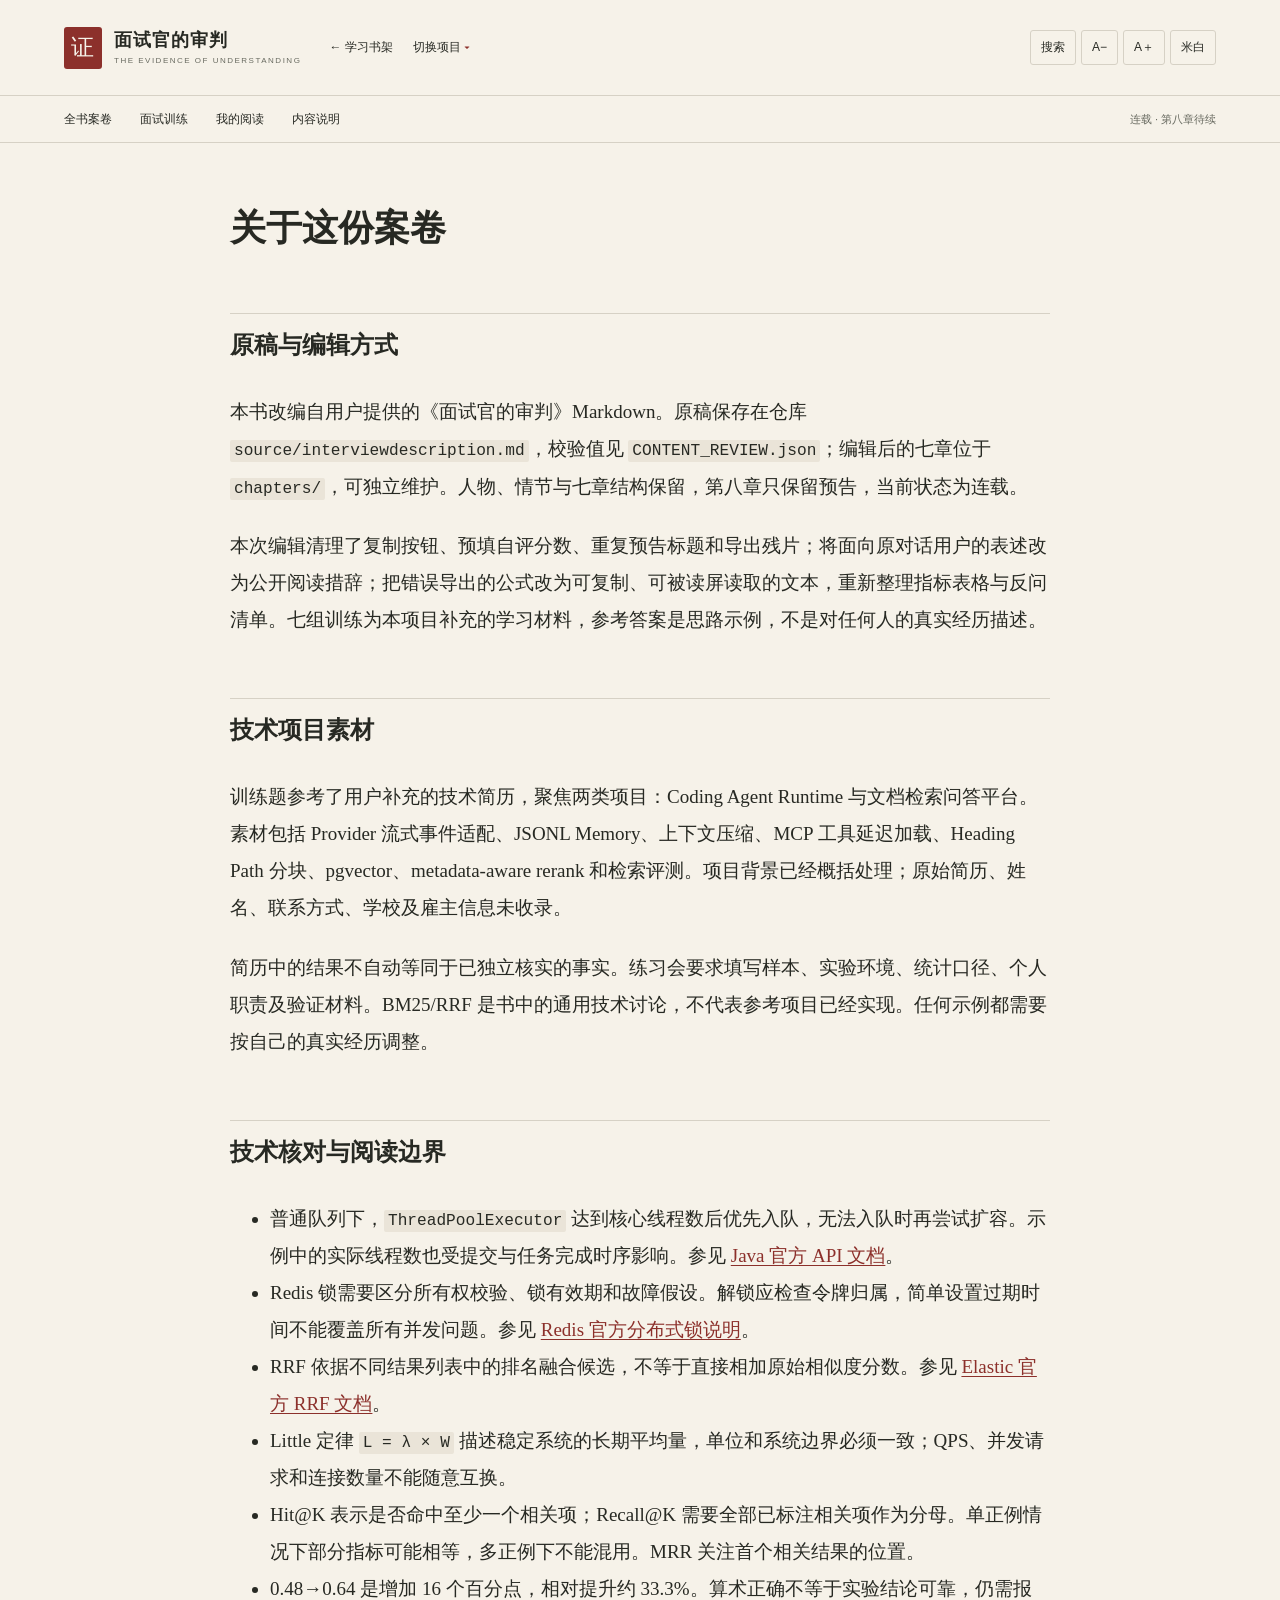
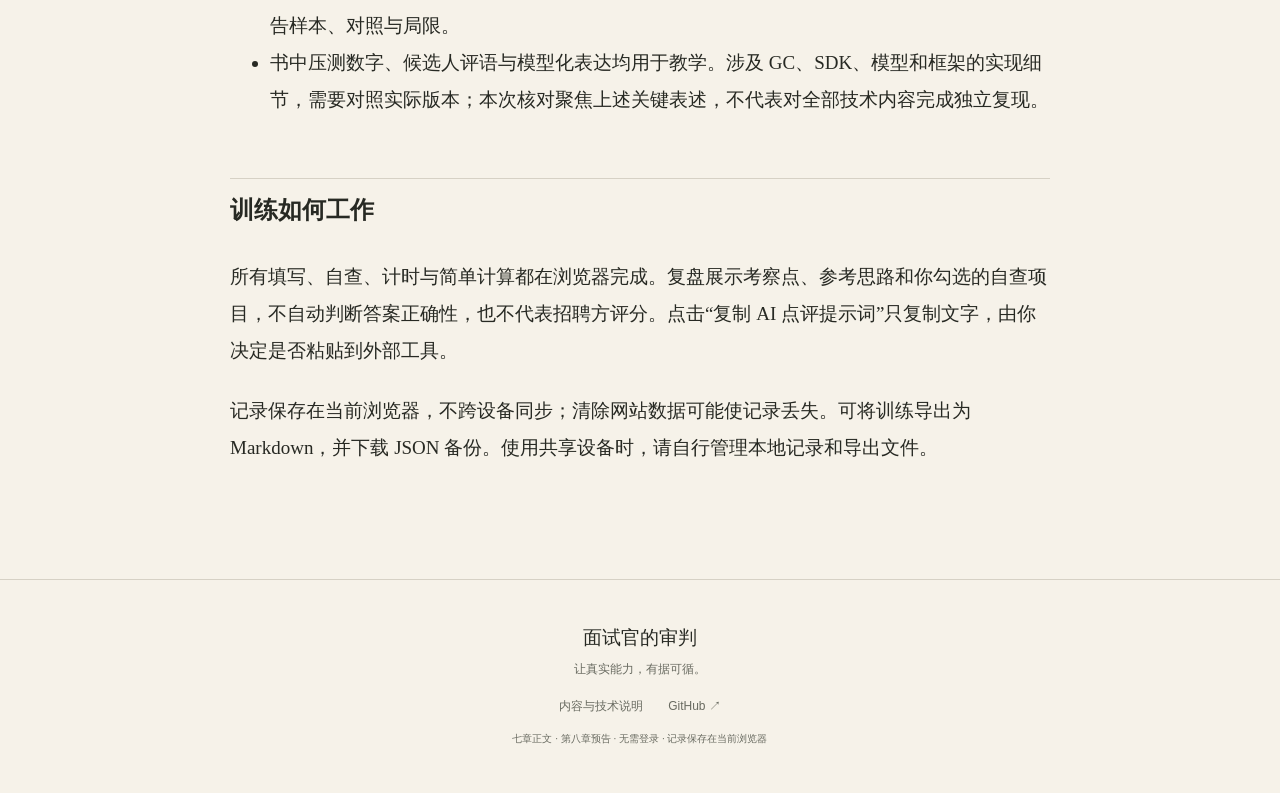
<file: docs/editorial.html>
<!doctype html>
<html lang="zh-CN"><head><meta charset="utf-8"><meta name="viewport" content="width=device-width,initial-scale=1"><meta name="color-scheme" content="light dark"><meta name="description" content="面试官的审判：七章技术面试小说，七组本地训练。从知道到讲清楚，让真实能力有据可循。"><title>内容与技术说明 · 面试官的审判</title><script>try{let t=localStorage.getItem('interview-proof-theme');document.documentElement.dataset.theme=['light','white','dark'].includes(t)?t:'light';document.documentElement.style.setProperty('--reading-size',Math.max(16,Math.min(26,Number(localStorage.getItem('interview-proof-size'))||19))+'px')}catch(e){}</script><link rel="icon" href="favicon.svg" type="image/svg+xml"><link rel="stylesheet" href="style.css"><script src="app.js" defer></script><script src="training.js" defer></script></head>
<body data-chapter="0"><a class="skip" href="#main">跳到正文</a><div id="progress" aria-hidden="true"></div><header class="site-header"><a class="brand" href="index.html"><span class="brand-seal" aria-hidden="true">证</span><span>面试官的审判<small>THE EVIDENCE OF UNDERSTANDING</small></span></a><nav class="shelf-nav" aria-label="学习项目导航"><a class="shelf-home" href="/">← 学习书架</a><details class="shelf-switch"><summary>切换项目</summary><div class="shelf-menu"><a href="/pytorch-apprentice/">PyTorch：炼金术士的学徒</a><a href="/ai-era-reader/">AI 纪元</a><a href="/data-empire-reader/">数据帝国</a><a href="/rag-empire-reader/">RAG 帝国</a><a href="/system-design-reader/">系统设计</a><a href="/online-troubleshooting-reader/">生产环境</a><a href="/coding-agent-reader/">Agent 帝国</a><a href="/interview-proof-reader/" aria-current="page">面试官的审判</a><a href="/langchain-empire-reader/">LangChain 帝国</a></div></details></nav><div class="controls"><button id="search-open" title="搜索全书（/）">搜索</button><button id="smaller" aria-label="缩小字号">A−</button><button id="larger" aria-label="增大字号">A＋</button><button id="theme" aria-label="切换阅读背景">米白</button></div></header>
<nav class="section-nav" aria-label="本书导航"><a href="index.html">全书案卷</a><a href="practice.html">面试训练</a><a href="reading.html">我的阅读</a><a href="editorial.html">内容说明</a><span>连载 · 第八章待续</span></nav>
<main id="main" class="standalone"><article><h1 id="_1">关于这份案卷</h1>
<h2 id="_2">原稿与编辑方式</h2>
<p>本书改编自用户提供的《面试官的审判》Markdown。原稿保存在仓库 <code>source/interviewdescription.md</code>，校验值见 <code>CONTENT_REVIEW.json</code>；编辑后的七章位于 <code>chapters/</code>，可独立维护。人物、情节与七章结构保留，第八章只保留预告，当前状态为连载。</p>
<p>本次编辑清理了复制按钮、预填自评分数、重复预告标题和导出残片；将面向原对话用户的表述改为公开阅读措辞；把错误导出的公式改为可复制、可被读屏读取的文本，重新整理指标表格与反问清单。七组训练为本项目补充的学习材料，参考答案是思路示例，不是对任何人的真实经历描述。</p>
<h2 id="_3">技术项目素材</h2>
<p>训练题参考了用户补充的技术简历，聚焦两类项目：Coding Agent Runtime 与文档检索问答平台。素材包括 Provider 流式事件适配、JSONL Memory、上下文压缩、MCP 工具延迟加载、Heading Path 分块、pgvector、metadata-aware rerank 和检索评测。项目背景已经概括处理；原始简历、姓名、联系方式、学校及雇主信息未收录。</p>
<p>简历中的结果不自动等同于已独立核实的事实。练习会要求填写样本、实验环境、统计口径、个人职责及验证材料。BM25/RRF 是书中的通用技术讨论，不代表参考项目已经实现。任何示例都需要按自己的真实经历调整。</p>
<h2 id="_4">技术核对与阅读边界</h2>
<ul>
<li>普通队列下，<code>ThreadPoolExecutor</code> 达到核心线程数后优先入队，无法入队时再尝试扩容。示例中的实际线程数也受提交与任务完成时序影响。参见 <a href="https://docs.oracle.com/en/java/javase/11/docs/api/java.base/java/util/concurrent/ThreadPoolExecutor.html">Java 官方 API 文档</a>。</li>
<li>Redis 锁需要区分所有权校验、锁有效期和故障假设。解锁应检查令牌归属，简单设置过期时间不能覆盖所有并发问题。参见 <a href="https://redis.io/docs/latest/develop/clients/patterns/distributed-locks/">Redis 官方分布式锁说明</a>。</li>
<li>RRF 依据不同结果列表中的排名融合候选，不等于直接相加原始相似度分数。参见 <a href="https://www.elastic.co/docs/reference/elasticsearch/rest-apis/reciprocal-rank-fusion">Elastic 官方 RRF 文档</a>。</li>
<li>Little 定律 <code>L = λ × W</code> 描述稳定系统的长期平均量，单位和系统边界必须一致；QPS、并发请求和连接数量不能随意互换。</li>
<li>Hit@K 表示是否命中至少一个相关项；Recall@K 需要全部已标注相关项作为分母。单正例情况下部分指标可能相等，多正例下不能混用。MRR 关注首个相关结果的位置。</li>
<li>0.48→0.64 是增加 16 个百分点，相对提升约 33.3%。算术正确不等于实验结论可靠，仍需报告样本、对照与局限。</li>
<li>书中压测数字、候选人评语与模型化表达均用于教学。涉及 GC、SDK、模型和框架的实现细节，需要对照实际版本；本次核对聚焦上述关键表述，不代表对全部技术内容完成独立复现。</li>
</ul>
<h2 id="_5">训练如何工作</h2>
<p>所有填写、自查、计时与简单计算都在浏览器完成。复盘展示考察点、参考思路和你勾选的自查项目，不自动判断答案正确性，也不代表招聘方评分。点击“复制 AI 点评提示词”只复制文字，由你决定是否粘贴到外部工具。</p>
<p>记录保存在当前浏览器，不跨设备同步；清除网站数据可能使记录丢失。可将训练导出为 Markdown，并下载 JSON 备份。使用共享设备时，请自行管理本地记录和导出文件。</p></article></main>
<footer><a class="footer-title" href="index.html">面试官的审判</a><p>让真实能力，有据可循。</p><div><a href="editorial.html">内容与技术说明</a><a href="https://github.com/wupzl/interview-proof-reader">GitHub ↗</a></div><small>七章正文 · 第八章预告 · 无需登录 · 记录保存在当前浏览器</small></footer>
<dialog id="search-dialog" aria-labelledby="search-title"><div class="dialog-heading"><h2 id="search-title">检索全书</h2><button id="search-close" aria-label="关闭搜索">×</button></div><label for="query">关键词</label><input id="query" type="search" placeholder="例如：个人贡献、Memory、评测" autocomplete="off"><p id="search-status" role="status">输入关键词开始搜索</p><div id="search-results"></div></dialog><div id="toast" role="status" aria-live="polite"></div></body></html>
</file>
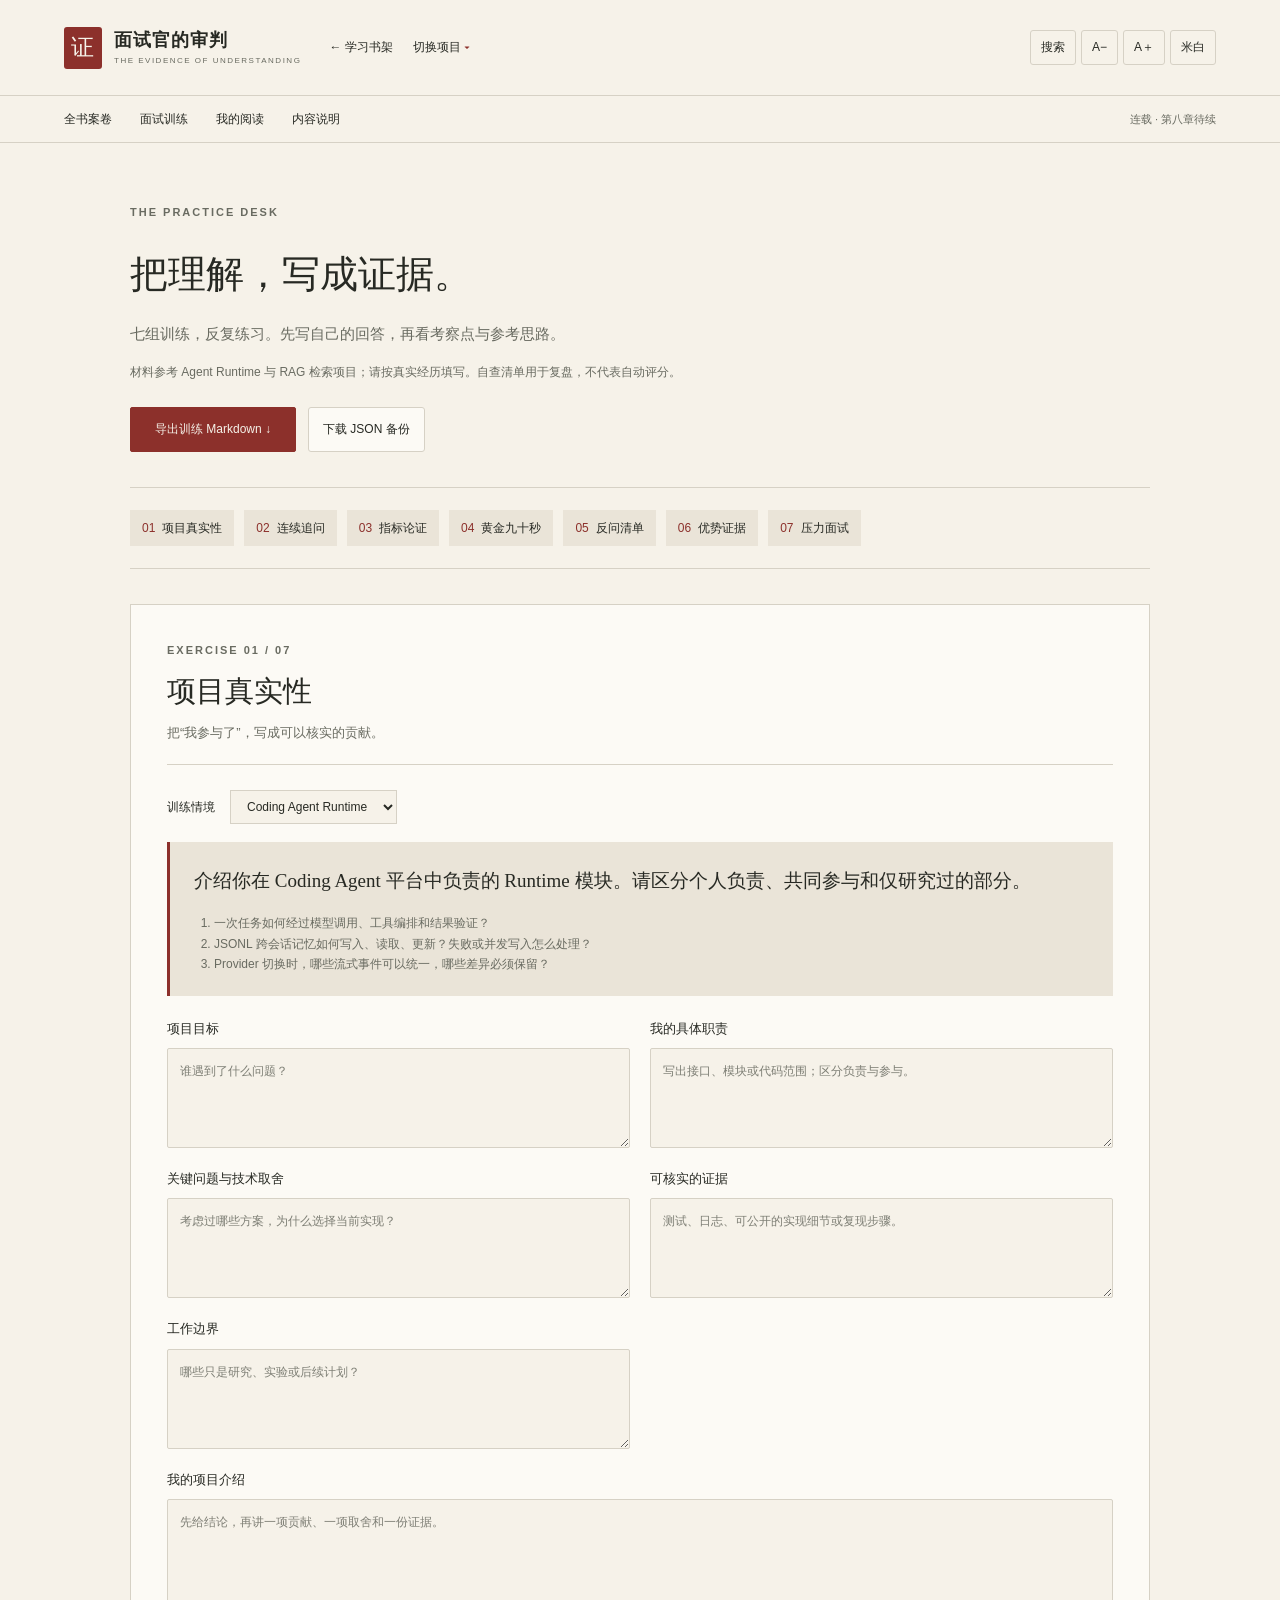
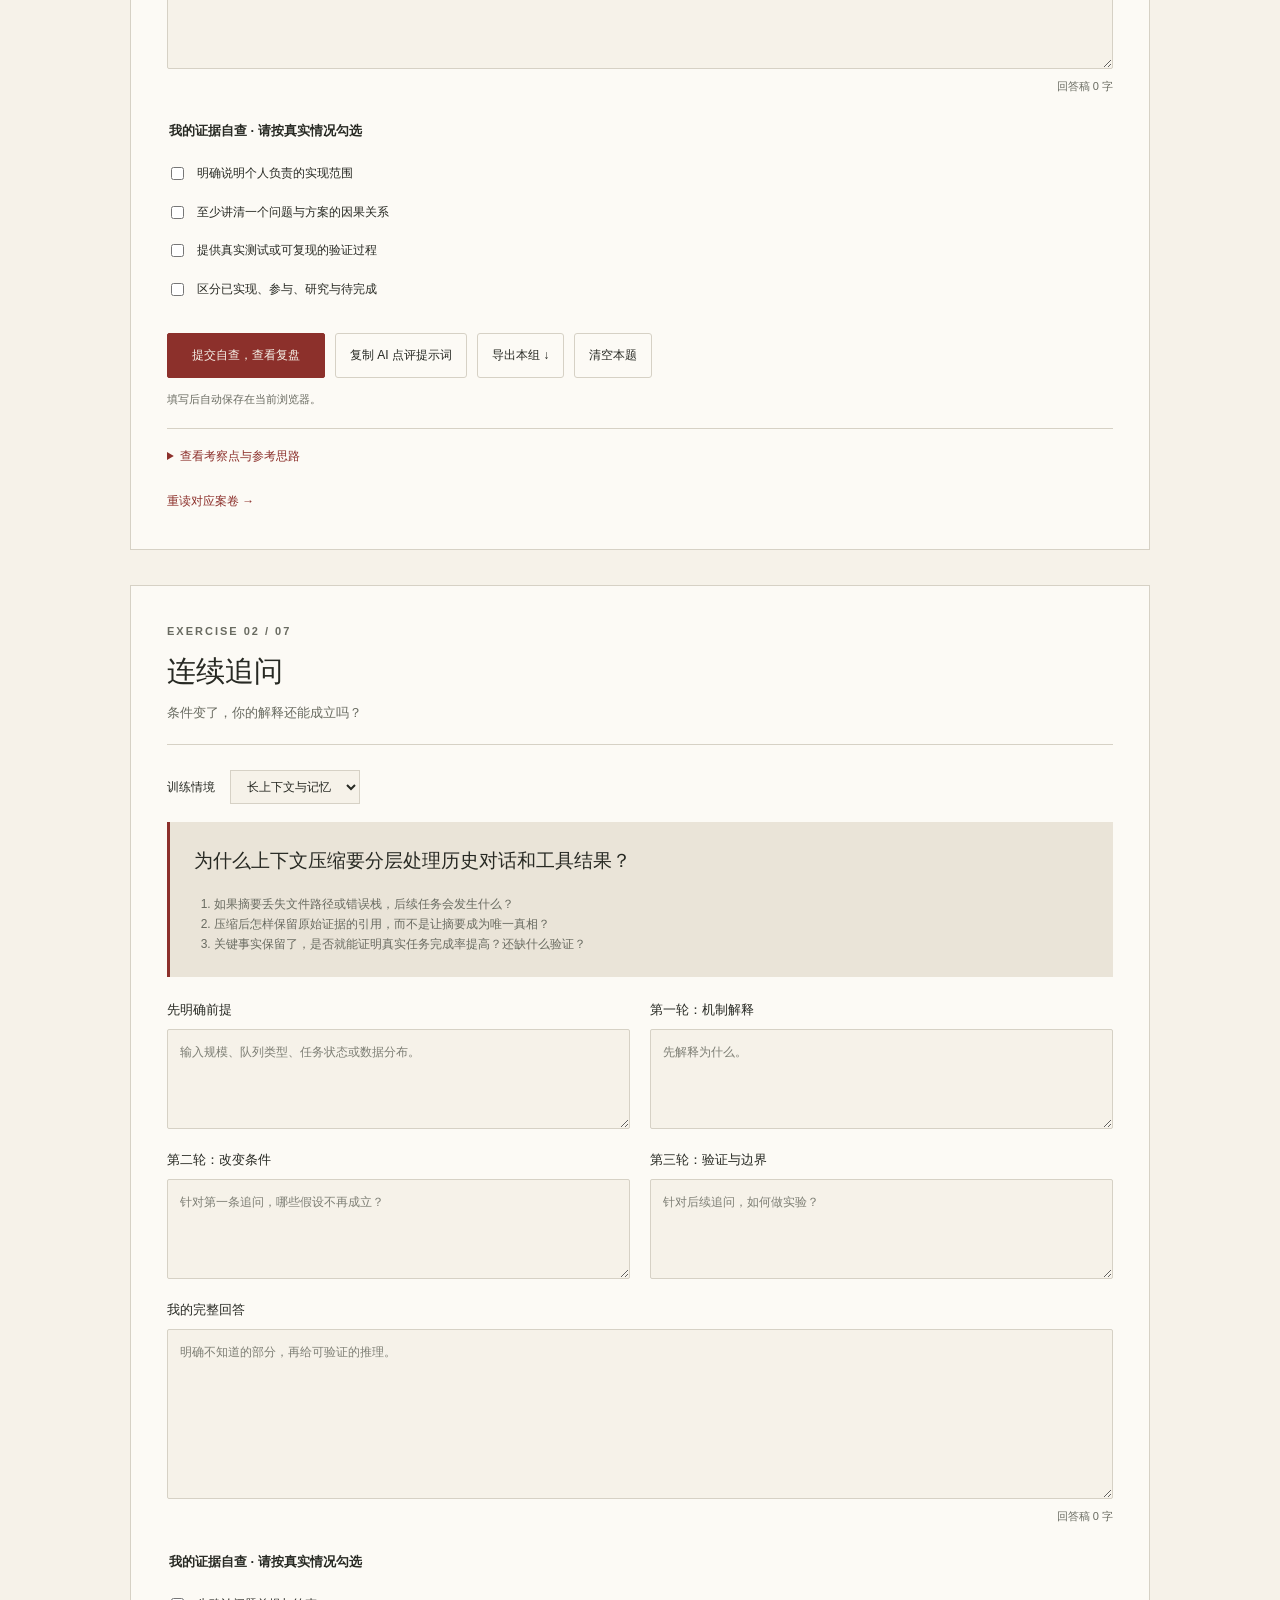
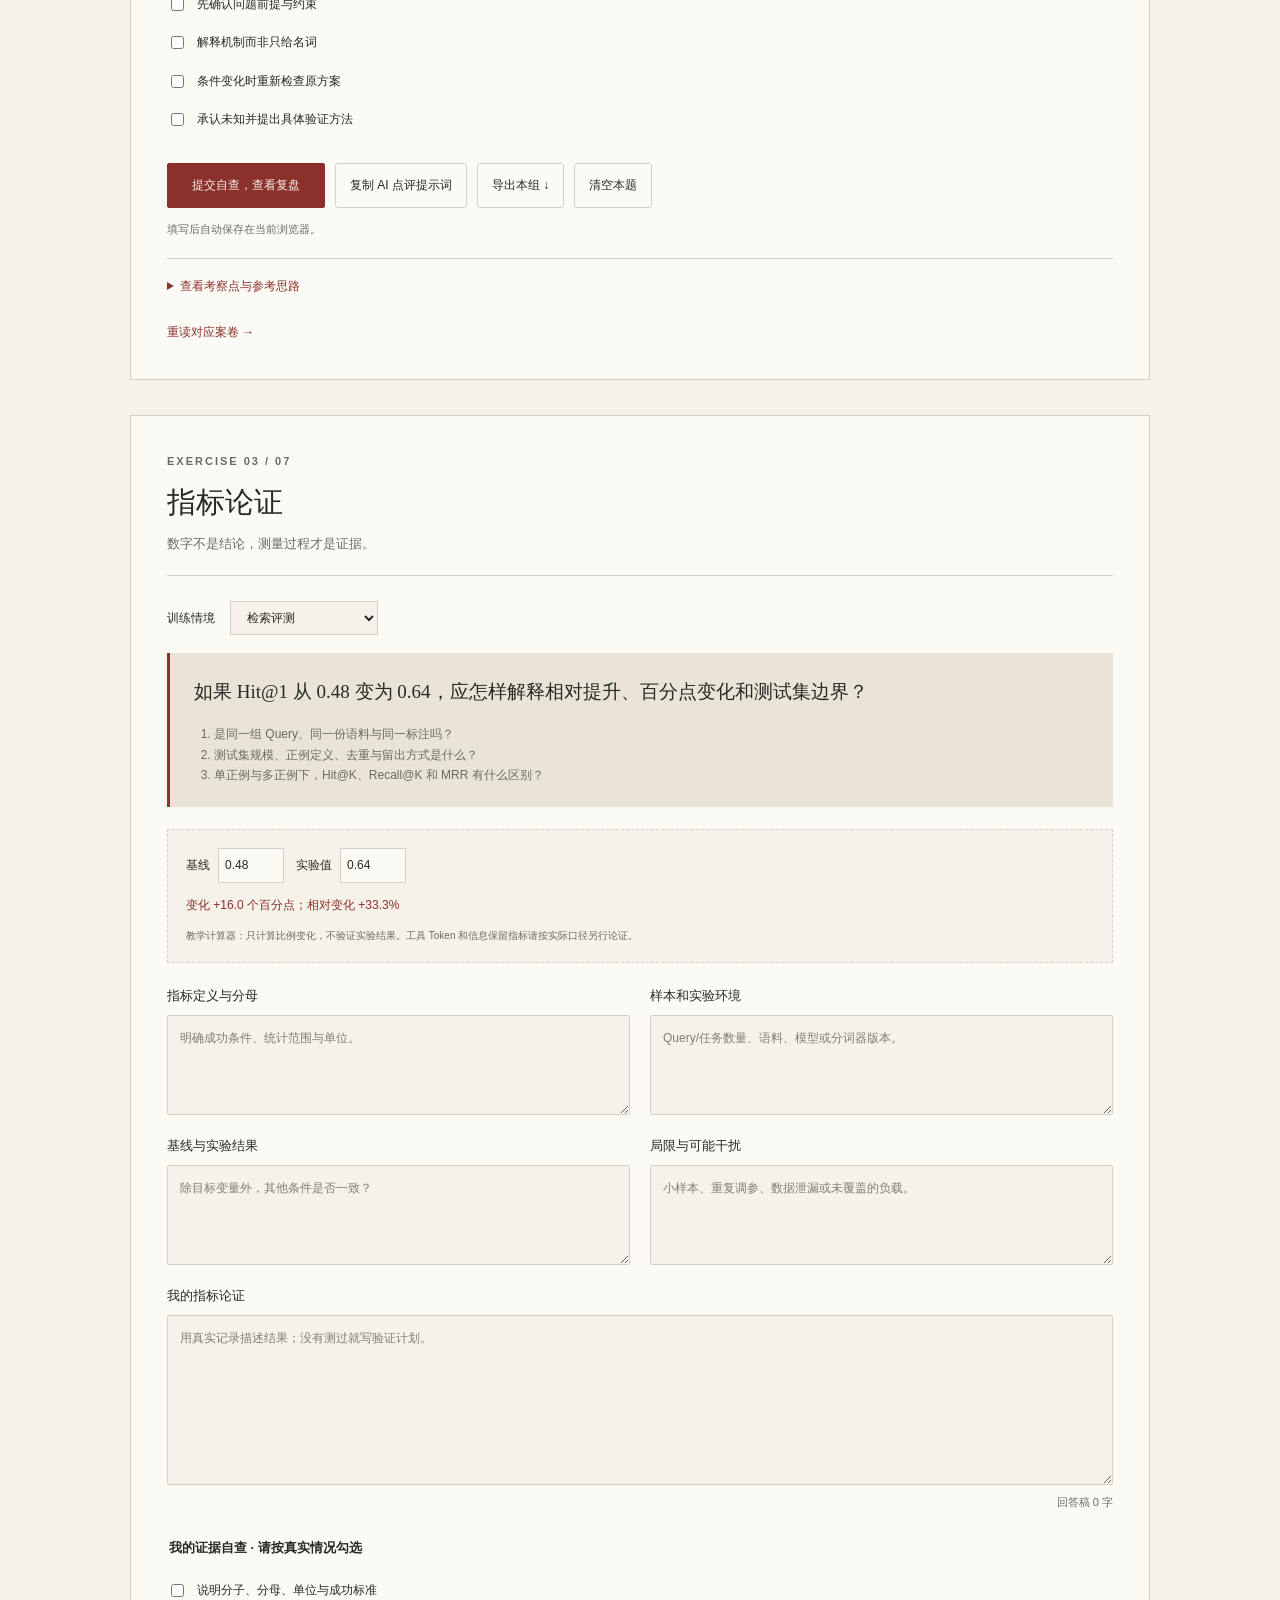
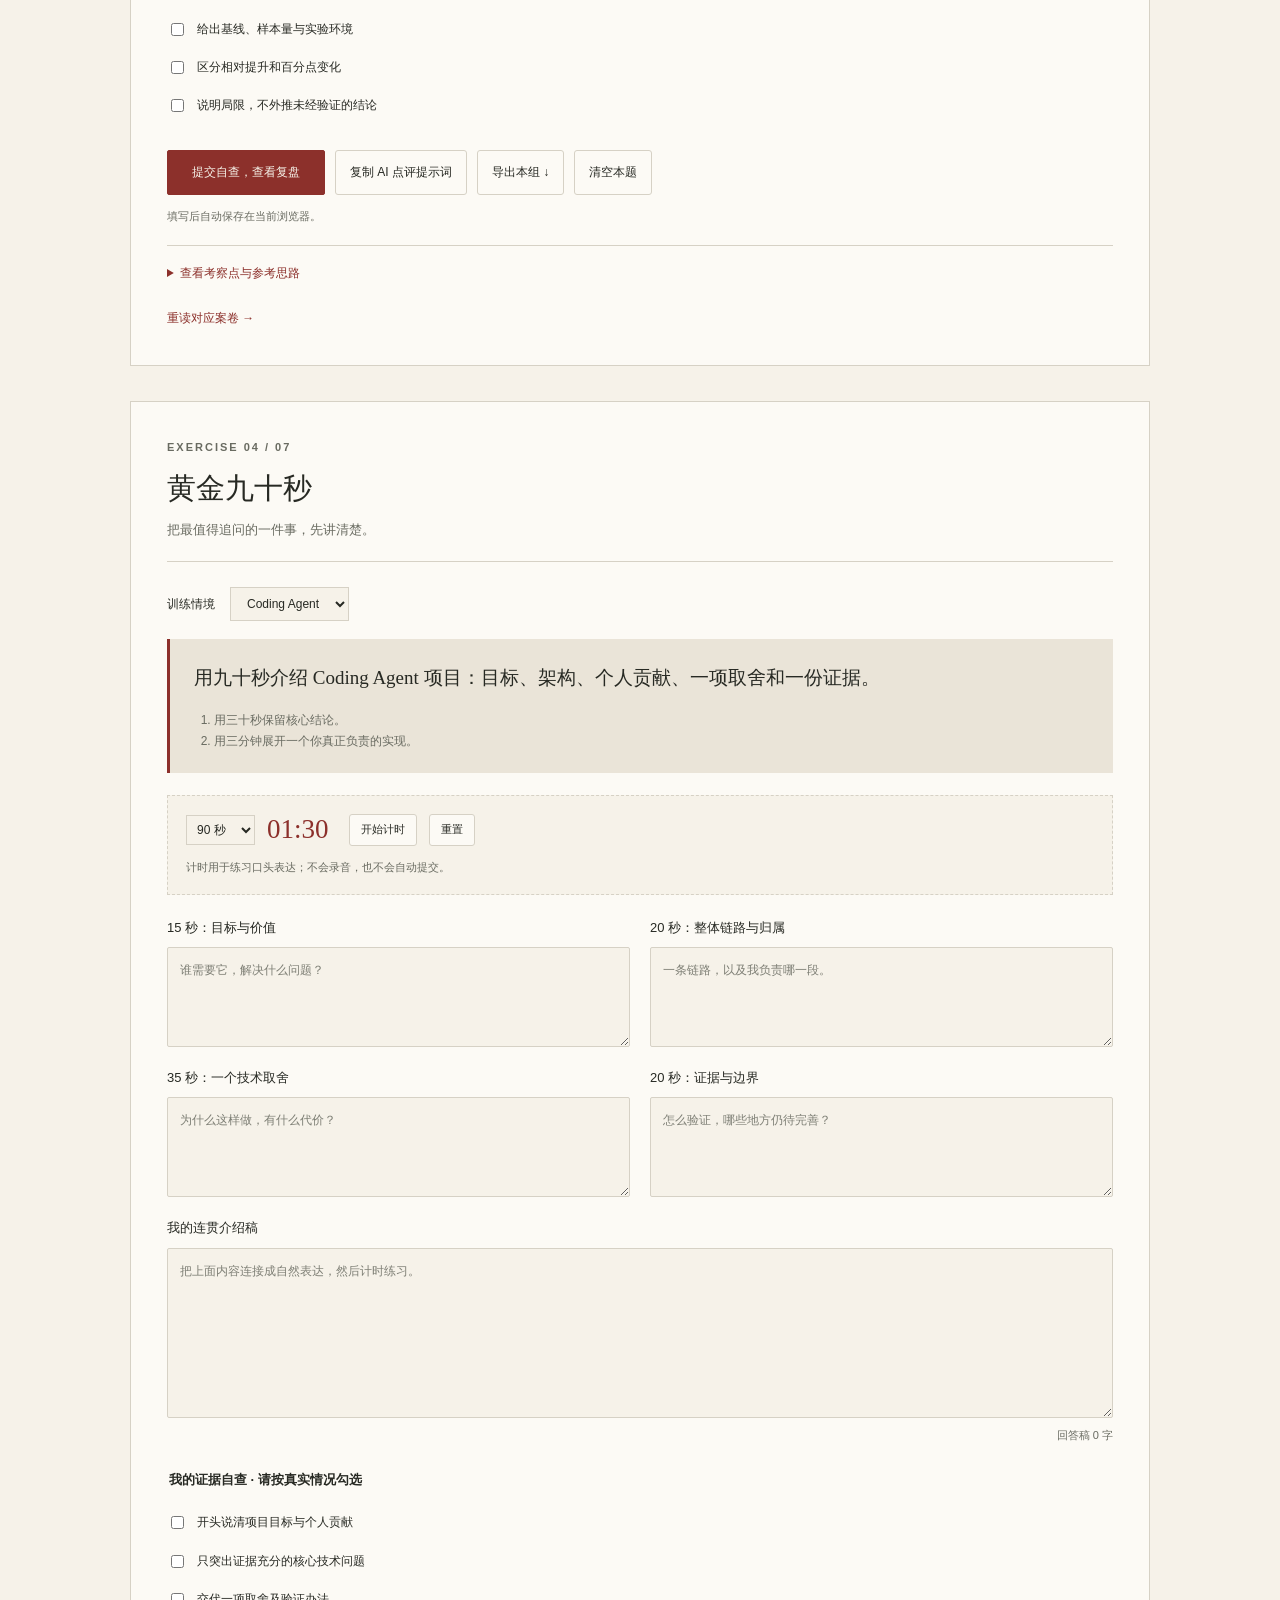
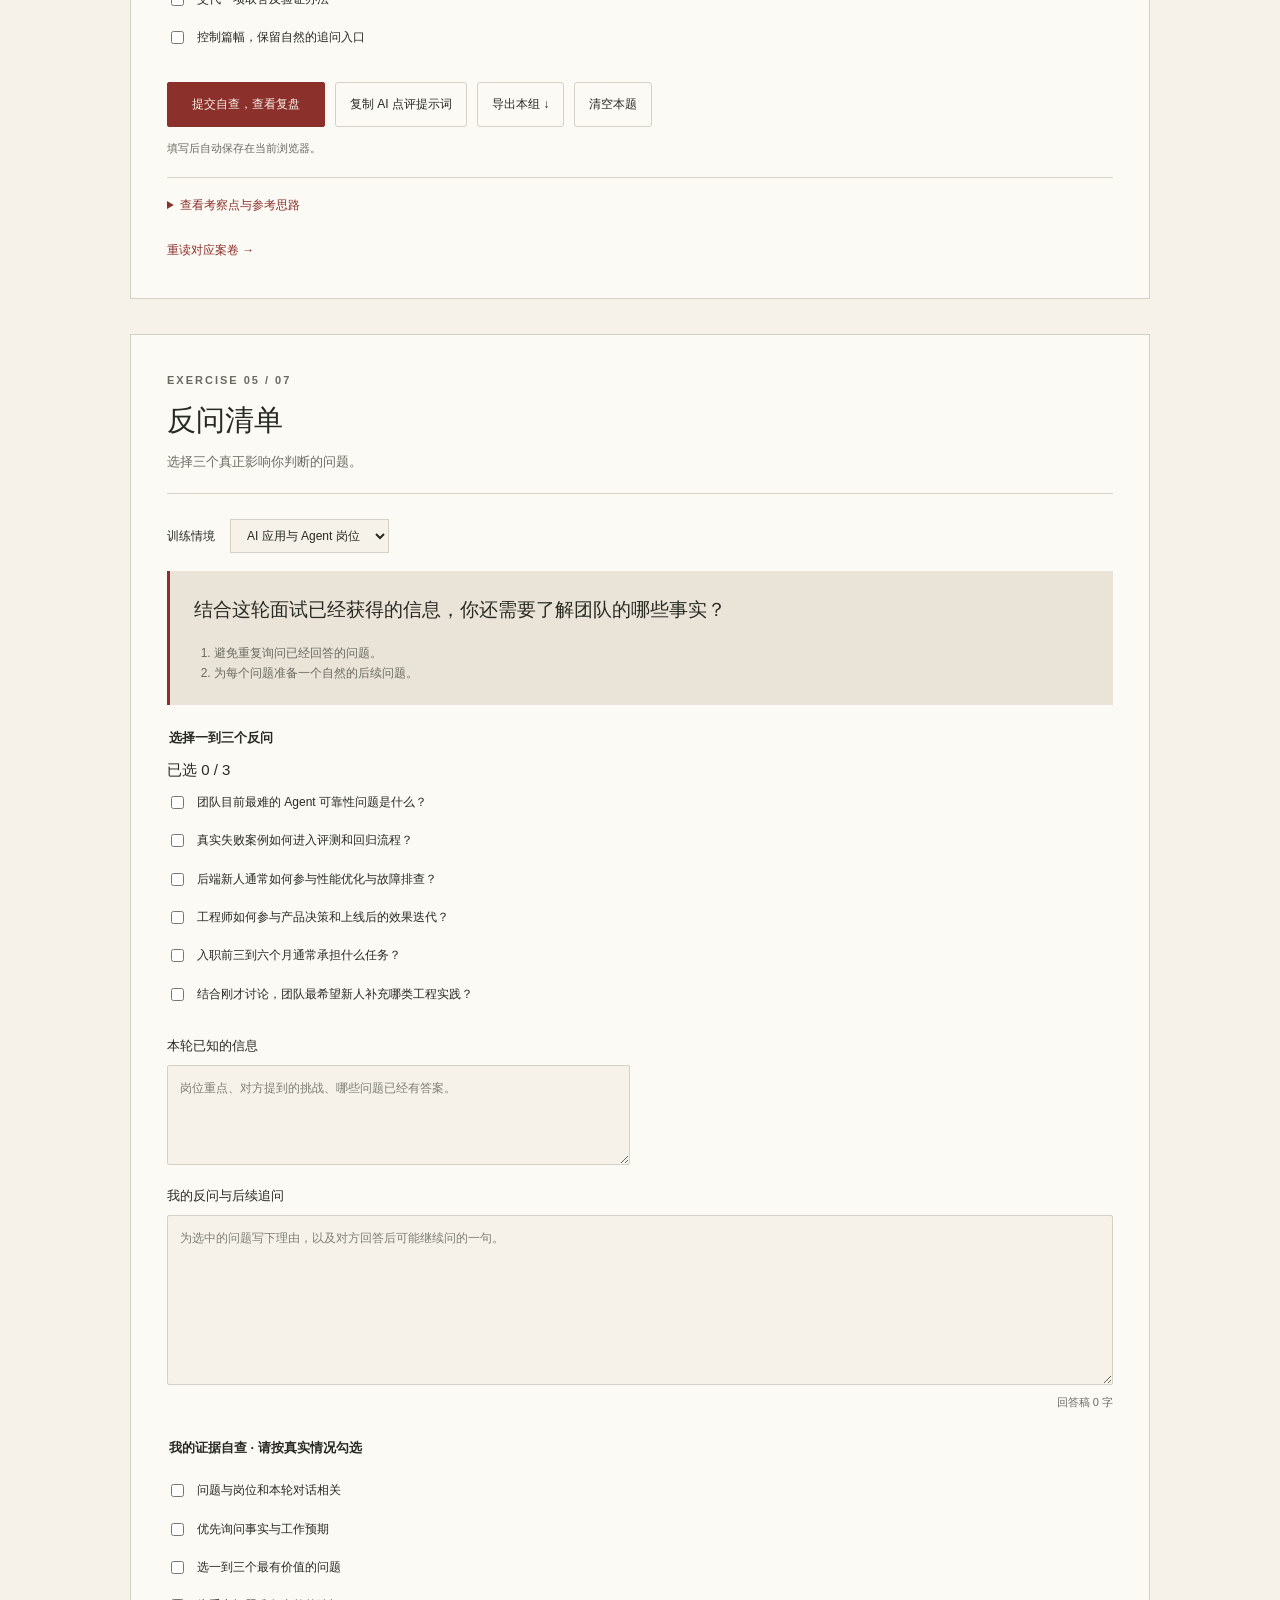
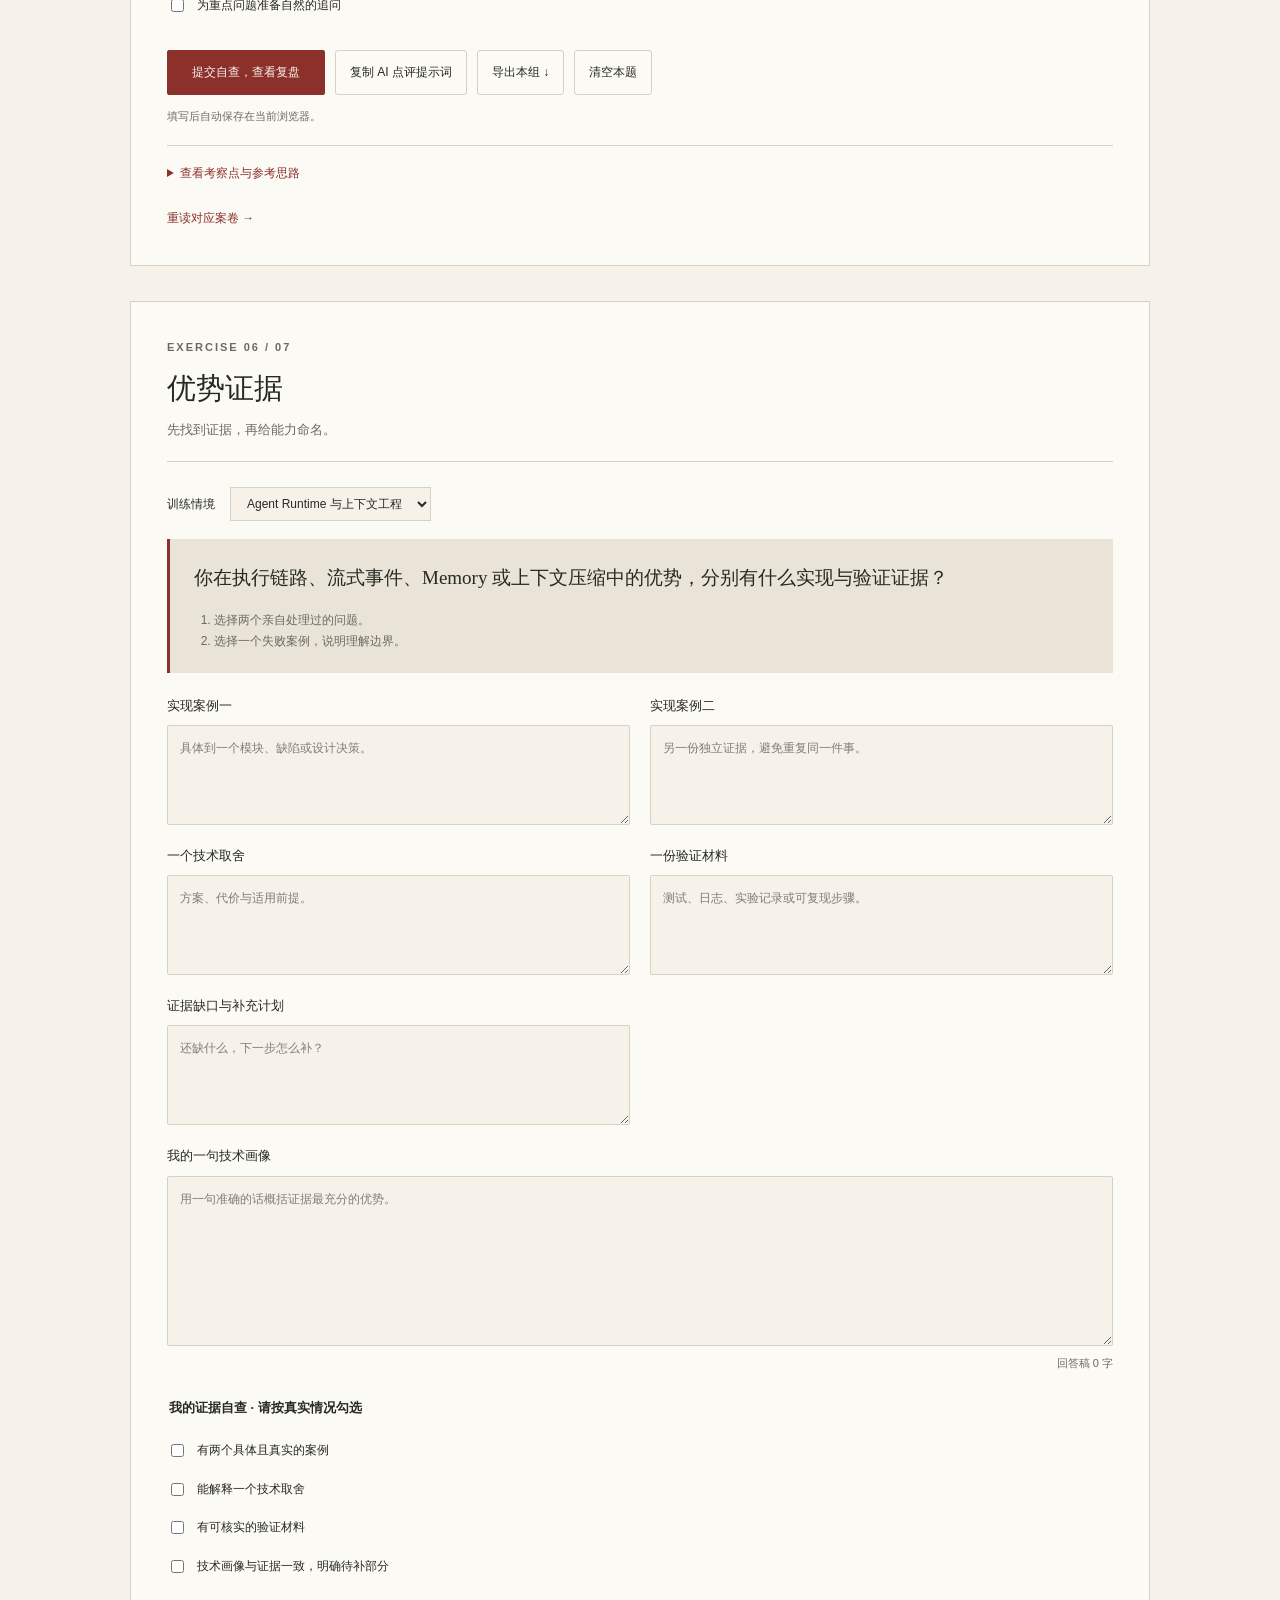
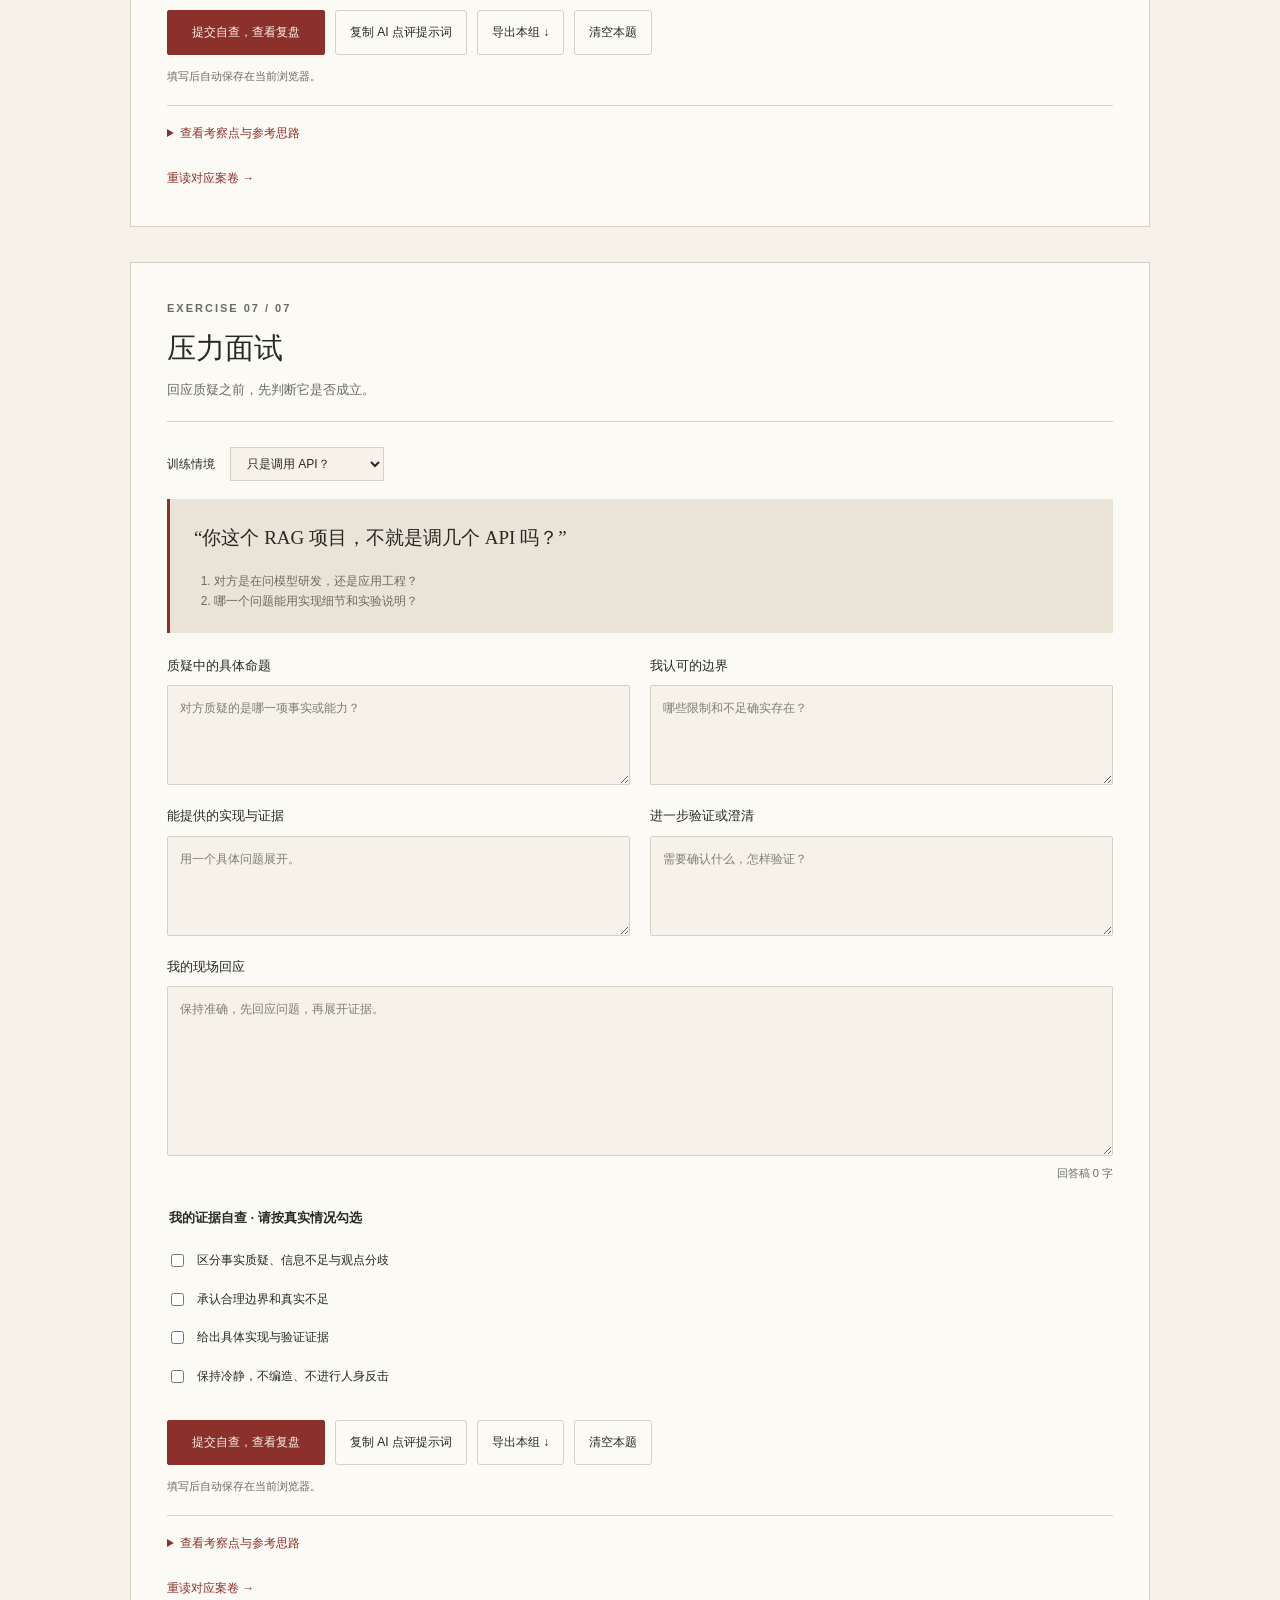
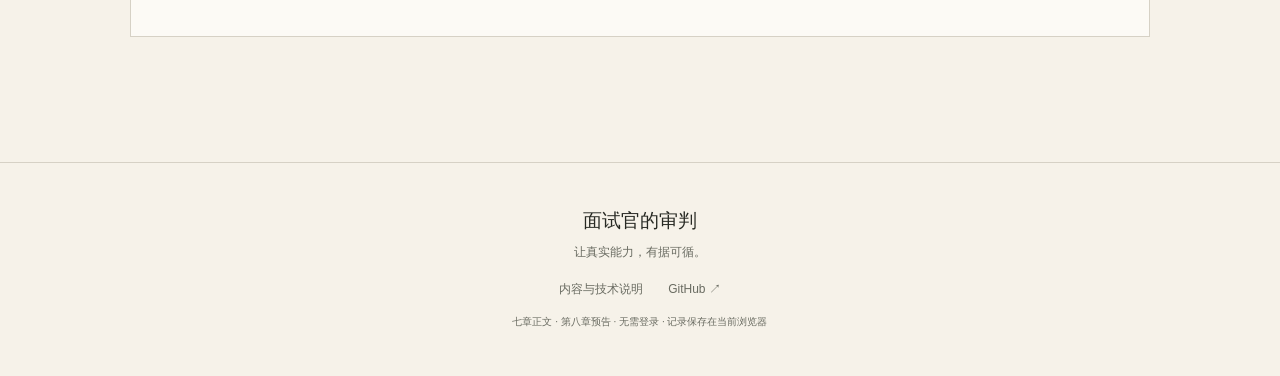
<file: docs/practice.html>
<!doctype html>
<html lang="zh-CN"><head><meta charset="utf-8"><meta name="viewport" content="width=device-width,initial-scale=1"><meta name="color-scheme" content="light dark"><meta name="description" content="面试官的审判：七章技术面试小说，七组本地训练。从知道到讲清楚，让真实能力有据可循。"><title>面试训练 · 面试官的审判</title><script>try{let t=localStorage.getItem('interview-proof-theme');document.documentElement.dataset.theme=['light','white','dark'].includes(t)?t:'light';document.documentElement.style.setProperty('--reading-size',Math.max(16,Math.min(26,Number(localStorage.getItem('interview-proof-size'))||19))+'px')}catch(e){}</script><link rel="icon" href="favicon.svg" type="image/svg+xml"><link rel="stylesheet" href="style.css"><script src="app.js" defer></script><script src="training.js" defer></script></head>
<body data-chapter="0"><a class="skip" href="#main">跳到正文</a><div id="progress" aria-hidden="true"></div><header class="site-header"><a class="brand" href="index.html"><span class="brand-seal" aria-hidden="true">证</span><span>面试官的审判<small>THE EVIDENCE OF UNDERSTANDING</small></span></a><nav class="shelf-nav" aria-label="学习项目导航"><a class="shelf-home" href="/">← 学习书架</a><details class="shelf-switch"><summary>切换项目</summary><div class="shelf-menu"><a href="/pytorch-apprentice/">PyTorch：炼金术士的学徒</a><a href="/ai-era-reader/">AI 纪元</a><a href="/data-empire-reader/">数据帝国</a><a href="/rag-empire-reader/">RAG 帝国</a><a href="/system-design-reader/">系统设计</a><a href="/online-troubleshooting-reader/">生产环境</a><a href="/coding-agent-reader/">Agent 帝国</a><a href="/interview-proof-reader/" aria-current="page">面试官的审判</a><a href="/langchain-empire-reader/">LangChain 帝国</a></div></details></nav><div class="controls"><button id="search-open" title="搜索全书（/）">搜索</button><button id="smaller" aria-label="缩小字号">A−</button><button id="larger" aria-label="增大字号">A＋</button><button id="theme" aria-label="切换阅读背景">米白</button></div></header>
<nav class="section-nav" aria-label="本书导航"><a href="index.html">全书案卷</a><a href="practice.html">面试训练</a><a href="reading.html">我的阅读</a><a href="editorial.html">内容说明</a><span>连载 · 第八章待续</span></nav>
<main id="main" class="practice-main"><div class="page-heading"><p class="eyebrow">THE PRACTICE DESK</p><h1>把理解，写成证据。</h1><p>七组训练，反复练习。先写自己的回答，再看考察点与参考思路。</p><p class="subtle">材料参考 Agent Runtime 与 RAG 检索项目；请按真实经历填写。自查清单用于复盘，不代表自动评分。</p><div class="export-actions"><button class="button" data-export="markdown">导出训练 Markdown ↓</button><button data-export="json">下载 JSON 备份</button></div></div><nav class="training-index" aria-label="训练导航"><a href="#evidence"><span>01</span>项目真实性</a><a href="#followup"><span>02</span>连续追问</a><a href="#metrics"><span>03</span>指标论证</a><a href="#pitch"><span>04</span>黄金九十秒</a><a href="#questions"><span>05</span>反问清单</a><a href="#advantage"><span>06</span>优势证据</a><a href="#pressure"><span>07</span>压力面试</a></nav><div id="training-status" role="status"></div><section class="training" id="evidence" data-training="evidence" aria-label="项目真实性"><div class="training-heading"><p class="eyebrow">EXERCISE 01 / 07</p><h2>项目真实性</h2><p>把“我参与了”，写成可以核实的贡献。</p></div><div class="training-body"><p>正在打开训练材料…</p></div><a class="training-source" href="chapter-01.html">重读对应案卷 →</a></section><section class="training" id="followup" data-training="followup" aria-label="连续追问"><div class="training-heading"><p class="eyebrow">EXERCISE 02 / 07</p><h2>连续追问</h2><p>条件变了，你的解释还能成立吗？</p></div><div class="training-body"><p>正在打开训练材料…</p></div><a class="training-source" href="chapter-02.html">重读对应案卷 →</a></section><section class="training" id="metrics" data-training="metrics" aria-label="指标论证"><div class="training-heading"><p class="eyebrow">EXERCISE 03 / 07</p><h2>指标论证</h2><p>数字不是结论，测量过程才是证据。</p></div><div class="training-body"><p>正在打开训练材料…</p></div><a class="training-source" href="chapter-03.html">重读对应案卷 →</a></section><section class="training" id="pitch" data-training="pitch" aria-label="黄金九十秒"><div class="training-heading"><p class="eyebrow">EXERCISE 04 / 07</p><h2>黄金九十秒</h2><p>把最值得追问的一件事，先讲清楚。</p></div><div class="training-body"><p>正在打开训练材料…</p></div><a class="training-source" href="chapter-04.html">重读对应案卷 →</a></section><section class="training" id="questions" data-training="questions" aria-label="反问清单"><div class="training-heading"><p class="eyebrow">EXERCISE 05 / 07</p><h2>反问清单</h2><p>选择三个真正影响你判断的问题。</p></div><div class="training-body"><p>正在打开训练材料…</p></div><a class="training-source" href="chapter-05.html">重读对应案卷 →</a></section><section class="training" id="advantage" data-training="advantage" aria-label="优势证据"><div class="training-heading"><p class="eyebrow">EXERCISE 06 / 07</p><h2>优势证据</h2><p>先找到证据，再给能力命名。</p></div><div class="training-body"><p>正在打开训练材料…</p></div><a class="training-source" href="chapter-06.html">重读对应案卷 →</a></section><section class="training" id="pressure" data-training="pressure" aria-label="压力面试"><div class="training-heading"><p class="eyebrow">EXERCISE 07 / 07</p><h2>压力面试</h2><p>回应质疑之前，先判断它是否成立。</p></div><div class="training-body"><p>正在打开训练材料…</p></div><a class="training-source" href="chapter-07.html">重读对应案卷 →</a></section><noscript><p>训练填写与保存需要启用 JavaScript；七章正文可直接阅读。</p></noscript></main>
<footer><a class="footer-title" href="index.html">面试官的审判</a><p>让真实能力，有据可循。</p><div><a href="editorial.html">内容与技术说明</a><a href="https://github.com/wupzl/interview-proof-reader">GitHub ↗</a></div><small>七章正文 · 第八章预告 · 无需登录 · 记录保存在当前浏览器</small></footer>
<dialog id="search-dialog" aria-labelledby="search-title"><div class="dialog-heading"><h2 id="search-title">检索全书</h2><button id="search-close" aria-label="关闭搜索">×</button></div><label for="query">关键词</label><input id="query" type="search" placeholder="例如：个人贡献、Memory、评测" autocomplete="off"><p id="search-status" role="status">输入关键词开始搜索</p><div id="search-results"></div></dialog><div id="toast" role="status" aria-live="polite"></div></body></html>
</file>
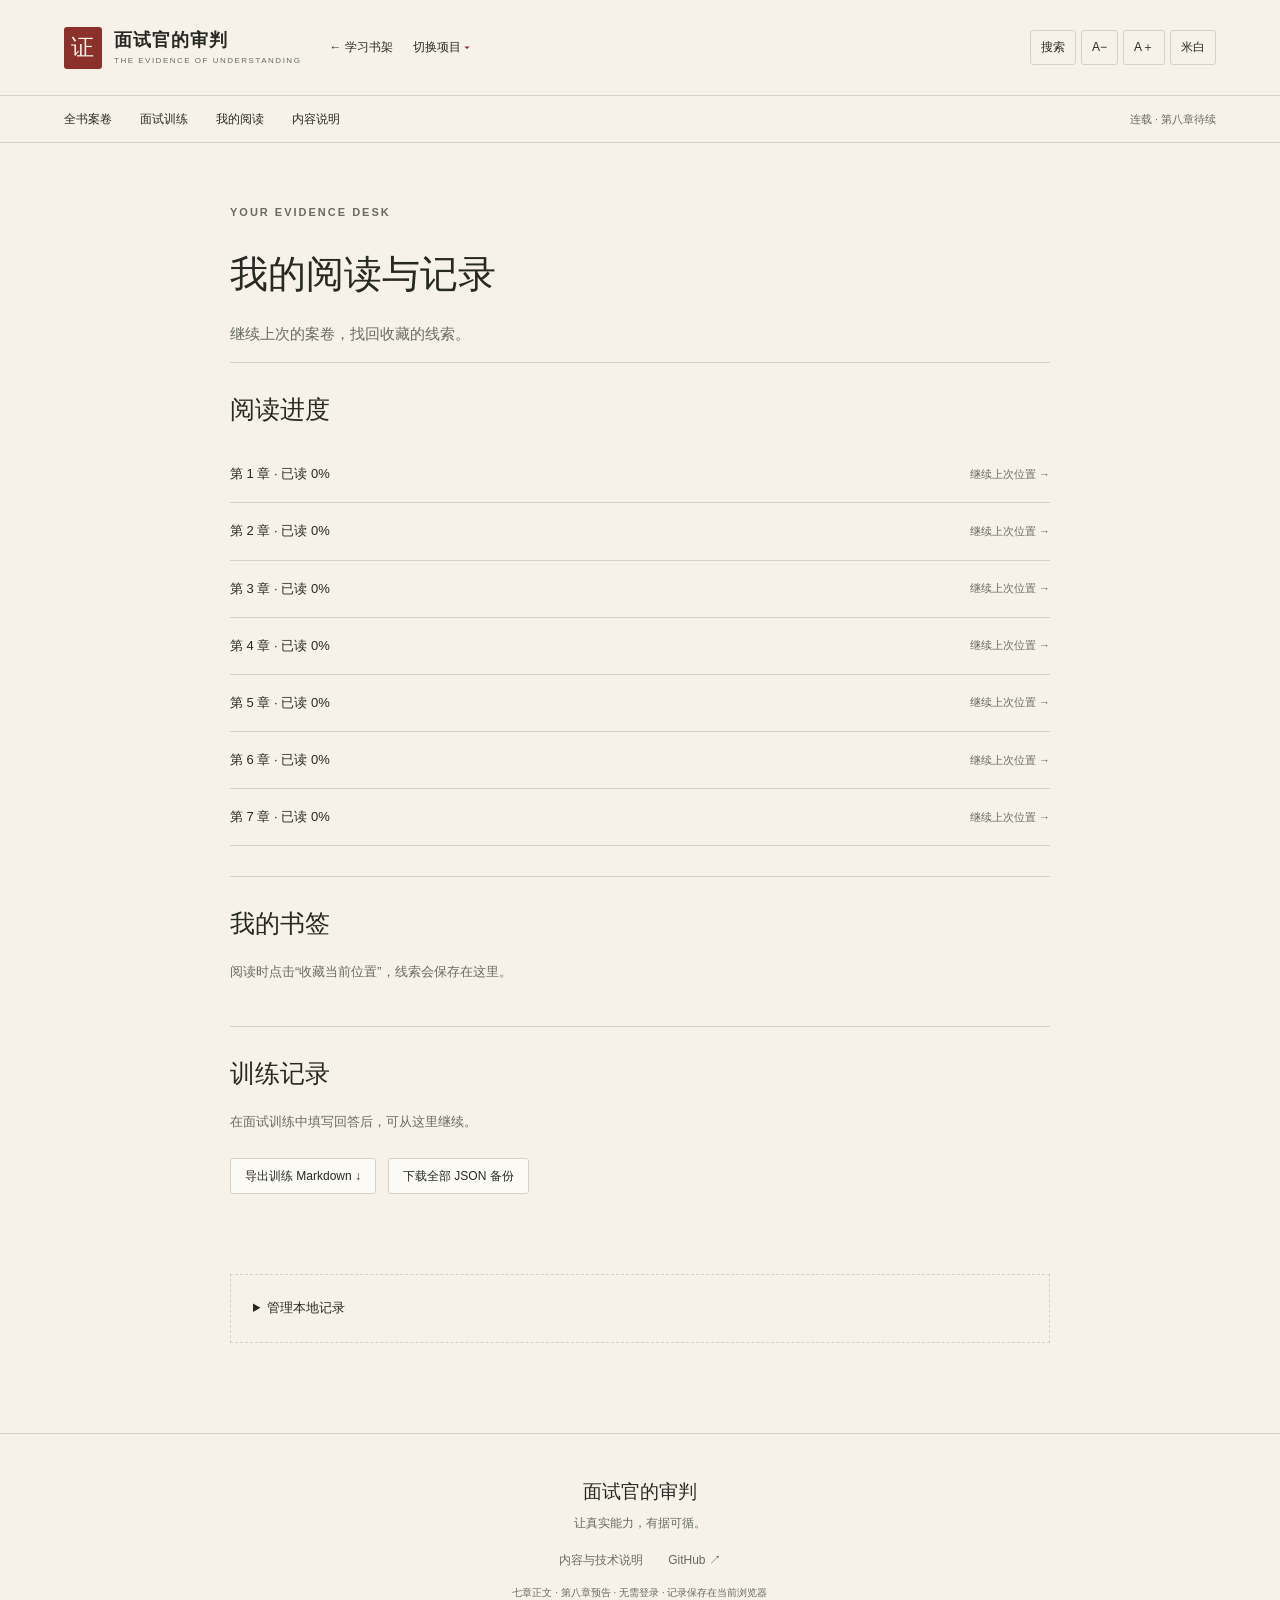
<file: docs/reading.html>
<!doctype html>
<html lang="zh-CN"><head><meta charset="utf-8"><meta name="viewport" content="width=device-width,initial-scale=1"><meta name="color-scheme" content="light dark"><meta name="description" content="面试官的审判：七章技术面试小说，七组本地训练。从知道到讲清楚，让真实能力有据可循。"><title>我的阅读 · 面试官的审判</title><script>try{let t=localStorage.getItem('interview-proof-theme');document.documentElement.dataset.theme=['light','white','dark'].includes(t)?t:'light';document.documentElement.style.setProperty('--reading-size',Math.max(16,Math.min(26,Number(localStorage.getItem('interview-proof-size'))||19))+'px')}catch(e){}</script><link rel="icon" href="favicon.svg" type="image/svg+xml"><link rel="stylesheet" href="style.css"><script src="app.js" defer></script><script src="training.js" defer></script></head>
<body data-chapter="0"><a class="skip" href="#main">跳到正文</a><div id="progress" aria-hidden="true"></div><header class="site-header"><a class="brand" href="index.html"><span class="brand-seal" aria-hidden="true">证</span><span>面试官的审判<small>THE EVIDENCE OF UNDERSTANDING</small></span></a><nav class="shelf-nav" aria-label="学习项目导航"><a class="shelf-home" href="/">← 学习书架</a><details class="shelf-switch"><summary>切换项目</summary><div class="shelf-menu"><a href="/pytorch-apprentice/">PyTorch：炼金术士的学徒</a><a href="/ai-era-reader/">AI 纪元</a><a href="/data-empire-reader/">数据帝国</a><a href="/rag-empire-reader/">RAG 帝国</a><a href="/system-design-reader/">系统设计</a><a href="/online-troubleshooting-reader/">生产环境</a><a href="/coding-agent-reader/">Agent 帝国</a><a href="/interview-proof-reader/" aria-current="page">面试官的审判</a><a href="/langchain-empire-reader/">LangChain 帝国</a></div></details></nav><div class="controls"><button id="search-open" title="搜索全书（/）">搜索</button><button id="smaller" aria-label="缩小字号">A−</button><button id="larger" aria-label="增大字号">A＋</button><button id="theme" aria-label="切换阅读背景">米白</button></div></header>
<nav class="section-nav" aria-label="本书导航"><a href="index.html">全书案卷</a><a href="practice.html">面试训练</a><a href="reading.html">我的阅读</a><a href="editorial.html">内容说明</a><span>连载 · 第八章待续</span></nav>
<main id="main" class="standalone"><div class="page-heading"><p class="eyebrow">YOUR EVIDENCE DESK</p><h1>我的阅读与记录</h1><p>继续上次的案卷，找回收藏的线索。</p></div><section class="reading-section"><h2>阅读进度</h2><div id="reading-progress"></div></section><section class="reading-section"><h2>我的书签</h2><div id="bookmarks"></div></section><section class="reading-section"><h2>训练记录</h2><div id="training-records"></div><div class="export-actions"><button data-export="markdown">导出训练 Markdown ↓</button><button data-export="json">下载全部 JSON 备份</button></div></section><details class="clear-records"><summary>管理本地记录</summary><p>清除会移除本书的阅读进度、书签和训练答案。请先导出需要保留的内容。</p><button id="clear-records">清除本书全部记录</button><div id="clear-confirm" hidden><p>确认清除？此操作无法撤销。</p><button id="clear-yes">确认清除</button><button id="clear-no">取消</button></div></details></main>
<footer><a class="footer-title" href="index.html">面试官的审判</a><p>让真实能力，有据可循。</p><div><a href="editorial.html">内容与技术说明</a><a href="https://github.com/wupzl/interview-proof-reader">GitHub ↗</a></div><small>七章正文 · 第八章预告 · 无需登录 · 记录保存在当前浏览器</small></footer>
<dialog id="search-dialog" aria-labelledby="search-title"><div class="dialog-heading"><h2 id="search-title">检索全书</h2><button id="search-close" aria-label="关闭搜索">×</button></div><label for="query">关键词</label><input id="query" type="search" placeholder="例如：个人贡献、Memory、评测" autocomplete="off"><p id="search-status" role="status">输入关键词开始搜索</p><div id="search-results"></div></dialog><div id="toast" role="status" aria-live="polite"></div></body></html>
</file>
<file: docs/style.css>
@charset "UTF-8";
:root{color-scheme:light;--paper:#f6f2e9;--surface:#fcfaf5;--ink:#272923;--muted:#696b61;--line:#d6d1c5;--red:#8c302b;--tint:#eae4d8;--reading-size:19px;--sans:Inter,"Segoe UI","Microsoft YaHei",sans-serif;--serif:"Noto Serif CJK SC","Source Han Serif SC","Songti SC",SimSun,serif}
:root[data-theme=white]{--paper:#fff;--surface:#fafafa;--ink:#262923;--muted:#65685e;--line:#ddd;--tint:#f0f0ed}
:root[data-theme=dark]{color-scheme:dark;--paper:#1c201e;--surface:#232824;--ink:#e6e2d7;--muted:#b5b6a9;--line:#42483f;--red:#e49c8e;--tint:#30372f}
*{box-sizing:border-box}html{scroll-behavior:smooth;scroll-padding-top:130px}body{margin:0;background:var(--paper);color:var(--ink);font:15px/1.7 var(--sans);-webkit-font-smoothing:antialiased}a{color:inherit;text-decoration:none}button,input,textarea,select{font:inherit;color:inherit}button,select{cursor:pointer}button{border:1px solid var(--line);border-radius:3px;background:var(--surface);padding:9px 14px;line-height:1.4}button:hover{border-color:var(--red);color:var(--red)}button:disabled{opacity:.4;cursor:default}a:hover{color:var(--red)}:focus-visible{outline:2px solid var(--red);outline-offset:4px}h1,h2,h3,p{margin-top:0}h1,h2,h3{font-weight:600;line-height:1.4}p{margin-bottom:1em}[hidden]{display:none!important}.skip{position:fixed;left:12px;top:-70px;padding:10px;background:var(--paper);z-index:40}.skip:focus{top:10px}.eyebrow{font-size:11px;font-weight:600;letter-spacing:2px;color:var(--muted);margin-bottom:24px}.site-header{min-height:96px;padding:20px 5%;display:flex;align-items:center;gap:28px;border-bottom:1px solid var(--line);position:sticky;top:0;z-index:20;background:var(--paper)}.brand{display:flex;align-items:center;gap:12px;font:600 18px/1.5 var(--serif);letter-spacing:1px;white-space:nowrap}.brand small{display:block;font:8px/1.7 var(--sans);letter-spacing:1.5px;color:var(--muted)}.brand-seal{display:grid;place-items:center;width:38px;height:42px;background:var(--red);color:var(--paper);font:23px var(--serif);border-radius:3px}.controls{margin-left:auto;display:flex;gap:5px;flex-shrink:0}.controls button{font-size:12px;padding:8px 10px;background:transparent}.shelf-nav{display:flex;align-items:center;gap:20px;font-size:12px;white-space:nowrap}.shelf-switch{position:relative}.shelf-switch summary{cursor:pointer;list-style:none}.shelf-switch summary:after{content:' ▾';color:var(--red)}.shelf-menu{position:absolute;right:0;top:32px;background:var(--surface);border:1px solid var(--line);padding:12px;min-width:230px;box-shadow:0 12px 32px #0002;z-index:30;max-height:70vh;overflow:auto}.shelf-menu a{display:block;padding:8px 12px}.shelf-menu a[aria-current]{background:var(--tint);color:var(--red)}.section-nav{display:flex;align-items:center;gap:28px;padding:13px 5%;font-size:12px;border-bottom:1px solid var(--line)}.section-nav>span{margin-left:auto;color:var(--muted);font-size:11px}.hero{max-width:1320px;margin:auto;min-height:650px;padding:80px 6% 70px;display:grid;grid-template-columns:1.4fr 1fr;align-items:center;gap:70px}.red-dot{display:inline-block;width:6px;height:6px;background:var(--red);border-radius:50%;margin-right:7px;vertical-align:2px}.hero h1{font:600 clamp(44px,4.5vw,68px)/1.3 var(--serif);letter-spacing:2px;margin:0 0 25px}.hero h1>span{color:var(--red)}.hero-intro{font-size:15px;line-height:2;color:var(--muted);margin-bottom:30px}.hero-actions{display:flex;align-items:center;gap:24px}.button{display:inline-flex;align-items:center;justify-content:center;gap:28px;background:var(--red);color:var(--paper);padding:13px 24px;border:1px solid var(--red);border-radius:2px;font-size:14px}.button:hover{color:var(--paper);filter:brightness(1.12)}.text-link{font-size:13px;border-bottom:1px solid var(--line);padding-bottom:3px}.hero-stats{display:flex;gap:24px;margin-top:44px;font-size:11px;color:var(--muted);align-items:center}.hero-stats strong{font:22px Georgia,serif;display:inline-block;margin-right:5px;color:var(--ink)}.resume{display:inline-block;font-size:13px;color:var(--red);margin-top:18px}.dossier{position:relative;background:#e6dece;border:1px solid #c8bea9;color:#34372b;padding:24px 28px 20px;box-shadow:9px 9px 0 #ece6db,10px 10px 0 #c7c1b3,24px 25px 45px #28251c12;transform:rotate(3deg);max-width:370px;min-height:445px;width:100%;justify-self:center;isolation:isolate}.dossier:before{content:'';position:absolute;top:-15px;left:23px;width:100px;height:16px;background:#e6dece;border:1px solid #c8bea9;border-bottom:0;border-radius:4px 9px 0 0}.dossier-top,.dossier-bottom{display:flex;justify-content:space-between;font-size:9px;letter-spacing:1px;color:#676a5a}.dossier-title{font:600 46px/1.35 var(--serif);margin:43px 0 20px;letter-spacing:4px}.dossier-title>span{display:block;font:9px/1.5 var(--sans);letter-spacing:3px;margin-top:14px}.dossier-rule{height:1px;background:#a5a18d;width:60px}.dossier>p{font:13px/2 var(--serif);margin-top:18px}.dossier-bottom{border-top:1px solid #c5bea9;margin-top:30px;padding-top:13px}.evidence-stamp{position:absolute;right:23px;bottom:69px;transform:rotate(-15deg);border:2px solid #8c302b;color:#8c302b;padding:9px;font:22px var(--serif);letter-spacing:4px;opacity:.85;box-shadow:inset 0 0 0 2px #e6dece,inset 0 0 0 3px #8c302b}.evidence-stamp span{display:block;font:7px var(--sans);letter-spacing:2px;text-align:center;margin-top:5px}.thesis{max-width:1140px;margin:auto;padding:38px 0;border-top:1px solid var(--line);border-bottom:1px solid var(--line);display:flex;align-items:center;gap:60px}.thesis .eyebrow{margin:0;white-space:nowrap}.thesis>p{font:22px/1.7 var(--serif);margin:0;flex:1}.thesis>p span{color:var(--red)}.thesis>a{font-size:12px}.catalog{max-width:1140px;margin:80px auto}.section-title{display:flex;align-items:end;justify-content:space-between;margin-bottom:25px;gap:20px}.section-title .eyebrow{margin-bottom:10px}.section-title h2{font:28px var(--serif);margin:0}.section-title>span{font-size:11px;color:var(--muted)}.case-list{border-top:1px solid var(--line)}.case-card{display:grid;grid-template-columns:65px 1fr 30px;gap:20px;align-items:center;border-bottom:1px solid var(--line);padding:26px 16px;transition:background .15s}.case-card:hover{background:var(--tint)}.case-number{font:30px Georgia,serif;color:var(--red)}.case-card h3{font:21px var(--serif);margin:0 0 6px}.case-card p{font-size:13px;margin-bottom:5px;color:var(--muted)}.case-card small{font-size:10px;color:var(--muted)}.card-arrow{font-size:24px;color:var(--red)}.next-file{display:flex;gap:25px;align-items:center;padding:28px 16px;color:var(--muted);border-bottom:1px dashed var(--line);font-size:12px}.next-file p{margin:0;font:20px var(--serif)}.next-file small{margin-left:auto}.training-invite{text-align:center;padding:60px 5% 80px;background:var(--tint)}.training-invite h2{font:32px var(--serif)}.training-invite>p:not(.eyebrow){font-size:14px;color:var(--muted)}.training-invite small{display:block;color:var(--muted);font-size:10px;margin-top:20px}footer{padding:45px 5%;text-align:center;border-top:1px solid var(--line);font-size:12px;color:var(--muted)}.footer-title{font:19px var(--serif);color:var(--ink)}footer p{font:12px var(--serif);margin:10px 0 18px}footer>div{display:flex;justify-content:center;gap:25px;margin-bottom:12px}footer small{font-size:10px}#progress{position:fixed;top:0;height:3px;width:0;background:var(--red);z-index:35}.reader-layout{max-width:1320px;margin:auto;display:grid;grid-template-columns:225px minmax(0,800px);gap:65px;padding:55px 5% 80px}.reader-aside{position:sticky;top:125px;align-self:start;max-height:calc(100vh - 150px);overflow:auto;padding-right:20px;font-size:12px}.reader-aside>a:first-child{display:block;margin-bottom:25px}.reader-aside .eyebrow{margin:30px 0 14px}.book-toc summary{cursor:pointer;color:var(--red)}.book-toc nav{margin-top:12px}.book-toc nav a,.book-links a{display:block;padding:6px 0}.book-toc nav a span,.book-links a span{color:var(--red);margin-right:8px}.book-toc nav [aria-current]{color:var(--red);font-weight:bold}.toc ul{list-style:none;padding:0}.toc ul ul{padding-left:12px}.toc a{display:block;padding:5px 0;color:var(--muted);font-size:12px;overflow-wrap:anywhere}.aside-training{display:block;margin-top:28px;color:var(--red)}.chapter-heading{border-bottom:1px solid var(--line);padding:0 0 28px;margin-bottom:25px}.chapter-heading h1{font:36px/1.5 var(--serif);margin-bottom:14px}.chapter-subtitle{color:var(--muted);font-size:14px}.chapter-tools{display:flex;gap:22px;align-items:center}.chapter-tools button{font-size:12px}.chapter-tools span{color:var(--muted);font-size:11px}.editor-note{border:1px solid var(--line);padding:14px 18px;font-size:13px;margin-bottom:45px;color:var(--muted)}.editor-note summary{cursor:pointer}.editor-note p{margin:12px 0 0}.mobile-toc{display:none}article{font:var(--reading-size)/1.95 var(--serif);overflow-wrap:anywhere}article h1{font-size:1.9em;margin-bottom:1.2em}article h2{font-size:1.25em;margin:2.5em 0 1.3em;padding-top:15px;border-top:1px solid var(--line)}article h3{font-size:1.08em;margin-top:2em}article p{margin-bottom:1.2em}article blockquote{margin:1.5em 0;padding:8px 0 8px 24px;border-left:3px solid var(--red);color:var(--muted)}article blockquote p:last-child{margin-bottom:0}article a{color:var(--red);text-decoration:underline;text-underline-offset:3px}article code{font: .85em/1.6 Consolas,monospace;background:var(--tint);padding:2px 4px;border-radius:2px}article pre{overflow:auto;white-space:pre-wrap;padding:18px;background:var(--tint);border:1px solid var(--line)}article pre code{background:none;padding:0}article table{display:block;overflow:auto;border-collapse:collapse;font:13px/1.8 var(--sans);max-width:100%;margin:1.5em 0}article th,article td{padding:10px 14px;border:1px solid var(--line);min-width:110px;text-align:left}article th{background:var(--tint)}.chapter-training{padding:35px;margin-top:65px;background:var(--tint);border-left:3px solid var(--red)}.chapter-training h2{font:25px/1.6 var(--serif)}.chapter-training p:not(.eyebrow){font-size:14px;color:var(--muted)}.chapter-nav{display:flex;justify-content:space-between;gap:20px;padding:30px 0;margin-top:30px;border-top:1px solid var(--line);font-size:13px}.standalone{max-width:900px;padding:60px 40px 90px;margin:auto}.page-heading h1{font:38px/1.5 var(--serif);margin-bottom:18px}.page-heading>p:not(.eyebrow){color:var(--muted);font-size:15px}.page-heading .subtle{font-size:12px!important;max-width:750px}.practice-main{max-width:1100px;padding:60px 40px 90px;margin:auto}.export-actions{display:flex;gap:12px;flex-wrap:wrap;margin:25px 0}.export-actions button{font-size:12px}.training-index{display:flex;gap:10px;flex-wrap:wrap;padding:22px 0;border-top:1px solid var(--line);border-bottom:1px solid var(--line);margin:35px 0}.training-index a{font-size:12px;padding:8px 12px;background:var(--tint)}.training-index span{margin-right:7px;color:var(--red)}.training{border:1px solid var(--line);padding:36px;margin-bottom:35px;background:var(--surface);scroll-margin-top:115px}.training-heading{border-bottom:1px solid var(--line);padding-bottom:20px;margin-bottom:25px}.training-heading .eyebrow{margin-bottom:12px}.training-heading h2{font:29px var(--serif);margin-bottom:10px}.training-heading>p:last-child{font-size:13px;color:var(--muted);margin:0}.training-source{font-size:12px;color:var(--red);display:inline-block;margin-top:25px}.scenario-label{display:flex;align-items:center;gap:15px;font-size:12px;margin:0 0 18px;flex-wrap:wrap}.scenario-label select{border:1px solid var(--line);padding:8px 12px;background:var(--paper);max-width:100%}.question-box{padding:22px 24px;background:var(--tint);margin-bottom:22px;border-left:3px solid var(--red)}.question-box>p{font:19px/1.8 var(--serif);margin:0}.question-box ol{font-size:12px;color:var(--muted);margin:15px 0 0;padding-left:20px}.fields{display:grid;grid-template-columns:1fr 1fr;gap:20px}.field{display:flex;flex-direction:column;gap:8px;font-size:13px;min-width:0}.field:has(textarea[data-field=answer]){grid-column:1/-1}.field textarea{resize:vertical;border:1px solid var(--line);background:var(--paper);padding:12px;font-size:13px;line-height:1.8;min-height:100px;width:100%;border-radius:2px}.field textarea[data-field=answer]{min-height:170px}.field textarea::placeholder{color:var(--muted);opacity:.85;font-size:12px}.char-count{font-size:11px;color:var(--muted);text-align:right;margin:8px 0 20px}.checklist{border:0;padding:0;margin:25px 0}.checklist legend{font-weight:600;margin-bottom:12px;font-size:13px}.checklist label,.question-choices label{display:flex;align-items:start;gap:10px;font-size:12px;padding:9px 0}.checklist input,.question-choices input{accent-color:var(--red);flex-shrink:0;margin-top:4px}.training-actions{display:flex;gap:10px;flex-wrap:wrap}.training-actions button{font-size:12px}.save-status{font-size:11px;color:var(--muted);margin:12px 0 0;min-height:20px}.review{border:1px solid var(--line);padding:22px;margin-top:22px;background:var(--paper)}.review h3{font:19px var(--serif);margin-bottom:12px}.review p{font-size:13px;line-height:1.9}.review ul{padding-left:20px;font-size:12px;color:var(--muted)}.reference-details{border-top:1px solid var(--line);padding-top:17px;margin-top:18px;font-size:12px}.reference-details summary{cursor:pointer;color:var(--red)}.reference-details p{font-size:13px;margin:12px 0 0}.timer-panel,.calculator{display:flex;gap:12px;align-items:center;flex-wrap:wrap;padding:18px;background:var(--paper);border:1px dashed var(--line);margin-bottom:22px;font-size:12px}.timer-panel output{font:27px Georgia,serif;color:var(--red);min-width:70px}.timer-panel button{font-size:11px;padding:7px 11px}.timer-panel select{background:var(--paper);border:1px solid var(--line);padding:6px}.timer-panel .timer-note{flex-basis:100%;font-size:11px;color:var(--muted)}.calculator label{display:flex;align-items:center;gap:8px}.calculator input{max-width:90px;padding:6px;border:1px solid var(--line);background:var(--surface)}.calculator output{flex-basis:100%;color:var(--red);font-size:12px;overflow-wrap:anywhere}.calculator small{color:var(--muted);flex-basis:100%}.question-choices{border:0;padding:0;margin:0 0 22px}.question-choices legend{font-size:13px;font-weight:600;margin-bottom:8px}.reading-section{border-top:1px solid var(--line);padding:30px 0}.reading-section h2{font:25px var(--serif)}.reading-item{display:flex;justify-content:space-between;align-items:center;gap:20px;padding:17px 0;border-bottom:1px solid var(--line);font-size:13px}.reading-item a{min-width:0;overflow-wrap:anywhere}.reading-item span{font-size:11px;color:var(--muted)}.reading-item button{font-size:11px;flex-shrink:0}.reading-section>div>p{color:var(--muted);font-size:13px}.clear-records{margin-top:25px;border:1px dashed var(--line);padding:22px;font-size:13px}.clear-records summary{cursor:pointer}.clear-records p{margin-top:20px}.clear-records button{font-size:12px;margin-right:10px}dialog{width:min(700px,92vw);max-height:85vh;padding:28px;border:1px solid var(--line);background:var(--paper);color:var(--ink);border-radius:4px}dialog::backdrop{background:#1c211a99}.dialog-heading{display:flex;justify-content:space-between;align-items:center;margin-bottom:20px}.dialog-heading h2{font:24px var(--serif);margin:0}.dialog-heading button{font-size:22px;padding:1px 10px}dialog>label{display:block;font-size:12px;color:var(--muted);margin-bottom:6px}dialog>input{width:100%;padding:12px;border:1px solid var(--line);background:var(--surface)}#search-status{font-size:12px;color:var(--muted);margin:15px 0}.search-result{display:block;border-top:1px solid var(--line);padding:18px 0}.search-result strong{font-size:13px}.search-result p{font-size:12px;color:var(--muted);margin:8px 0 0}mark{background:#dec49a;color:#29281e}#toast{position:fixed;bottom:25px;left:50%;transform:translateX(-50%);max-width:min(90vw,600px);padding:12px 22px;background:var(--ink);color:var(--paper);border-radius:3px;font-size:13px;z-index:45;opacity:0;pointer-events:none;transition:opacity .15s}#toast.visible{opacity:1}
#bookmark{position:fixed;right:24px;bottom:22px;z-index:16;box-shadow:0 3px 18px #0002;background:var(--surface);border-color:var(--red);color:var(--red);padding:11px 16px}
@media(min-width:1500px){.hero{padding-left:70px;padding-right:70px}}
@media(max-width:1150px){.site-header{gap:18px}.shelf-nav{gap:12px}.brand small{font-size:7px;letter-spacing:.8px}.hero{gap:40px;padding:60px 6%}.dossier{max-width:320px;min-height:420px}.dossier-title{font-size:41px}.thesis,.catalog{margin-left:6%;margin-right:6%}.thesis{gap:30px}.reader-layout{gap:35px;grid-template-columns:195px minmax(0,1fr)}.hero-stats{gap:18px}}
@media(max-width:850px){.site-header{flex-wrap:wrap;padding:15px 5%;gap:12px;min-height:90px}.brand{font-size:16px;flex:1}.brand-seal{width:30px;height:34px;font-size:20px}.brand small{font-size:7px}.shelf-nav{order:3;width:100%;justify-content:space-between}.shelf-menu{right:0}.controls button{font-size:11px;padding:7px 8px}.section-nav{gap:20px;padding:12px 5%}.section-nav>span{display:none}.hero{gap:35px;grid-template-columns:1.3fr 1fr;min-height:560px;padding:55px 6%}.hero h1{font-size:43px}.hero .eyebrow{font-size:9px;letter-spacing:1px}.hero-intro{font-size:13px}.hero-actions{align-items:start;flex-direction:column;gap:16px}.hero-stats{flex-wrap:wrap;gap:12px}.dossier{max-width:270px;padding:22px;min-height:390px}.dossier-title{font-size:36px}.dossier-top,.dossier-bottom{font-size:7px}.evidence-stamp{font-size:18px;right:14px;bottom:67px}.thesis>p{font-size:18px}.thesis>a{max-width:100px;font-size:11px}.catalog{margin-top:55px}.section-title{align-items:start;flex-direction:column}.section-title h2{font-size:25px}.reader-layout{display:block;padding:35px 6%}.reader-aside{display:none}.mobile-toc{display:block;border:1px solid var(--line);padding:15px;margin:0 0 18px;font-size:13px}.mobile-toc summary{cursor:pointer;color:var(--red)}.mobile-toc .book-links{margin:15px 0}.chapter-heading h1{font-size:32px}.training{padding:28px}.practice-main{padding:45px 6%}.page-heading h1{font-size:33px}html{scroll-padding-top:150px}.training{scroll-margin-top:135px}}
@media(max-width:580px){.hero{display:flex;flex-direction:column;align-items:stretch;padding:45px 7% 55px;gap:55px}.hero h1{font-size:46px;line-height:1.35}.hero-intro{font-size:13px;line-height:2.1}.desktop-break{display:none}.hero-actions{flex-direction:row;align-items:center;gap:18px}.hero-actions .button{padding:12px 16px;font-size:12px;gap:14px}.hero-actions .text-link{font-size:11px}.hero-stats{margin-top:30px;font-size:10px;gap:18px}.hero-stats strong{font-size:21px}.dossier{max-width:290px;min-height:385px;align-self:center}.dossier-title{font-size:39px;margin-top:34px}.dossier-bottom{margin-top:22px}.dossier>p{font-size:12px}.thesis{padding:28px 0;gap:18px;flex-wrap:wrap}.thesis .eyebrow{width:100%}.thesis>p{font-size:17px;flex-basis:100%}.thesis>a{max-width:none}.catalog{margin-top:45px;margin-bottom:45px}.section-title h2{font-size:23px}.case-card{grid-template-columns:34px 1fr 20px;gap:15px;padding:22px 4px}.case-number{font-size:24px}.case-card h3{font-size:18px}.case-card p{font-size:11px}.case-card small{font-size:10px}.card-arrow{font-size:19px}.next-file{padding:22px 4px;gap:13px;flex-wrap:wrap}.next-file>span{font-size:10px}.next-file p{font-size:18px}.next-file small{width:100%;margin:0;font-size:10px}.training-invite{padding:45px 7%}.training-invite h2{font-size:25px}.training-invite>p:not(.eyebrow){font-size:12px}.site-header{gap:9px;padding:12px 5%}.controls{gap:3px}.controls button{font-size:10px;padding:6px}.brand{gap:8px;font-size:15px}.brand small{font-size:5px;letter-spacing:.8px}.brand-seal{width:26px;height:30px;font-size:17px}.section-nav{font-size:11px;gap:21px}.shelf-nav{font-size:11px}.shelf-menu{min-width:230px;max-width:90vw}.chapter-heading h1{font-size:28px}.chapter-heading .eyebrow{font-size:10px}.chapter-subtitle{font-size:12px}.chapter-training{padding:25px 20px}.chapter-training h2{font-size:23px}.chapter-nav{font-size:11px}.standalone{padding:40px 6% 60px}.page-heading h1{font-size:29px}.page-heading>p:not(.eyebrow){font-size:13px}.training{padding:22px 17px}.training-heading h2{font-size:25px}.fields{grid-template-columns:1fr}.question-box{padding:17px}.question-box>p{font-size:17px}.field textarea{min-height:95px}.training-index{gap:7px}.training-index a{font-size:11px;padding:7px 10px}.training-actions button{padding:9px 10px;font-size:11px}.training-actions .button{gap:8px}.reading-item{gap:12px}.reading-item>span{max-width:80px}.training-invite .eyebrow{font-size:8px}article table{font-size:12px}article th,article td{min-width:100px;padding:8px}.export-actions{gap:8px}.export-actions button{font-size:11px;padding:10px 12px}.timer-panel{padding:13px;gap:8px}.calculator{padding:13px}.thesis .eyebrow{font-size:10px}}
@media(prefers-reduced-motion:reduce){html{scroll-behavior:auto}*{transition:none!important}}
@media print{.site-header,.section-nav,.reader-aside,.mobile-toc,.chapter-tools,.chapter-training,footer,dialog,#toast{display:none}.reader-layout{display:block;padding:0}.chapter-main{max-width:none}body{background:white;color:black}article{font-size:12pt}.chapter-heading{margin-top:0}}
</file>
